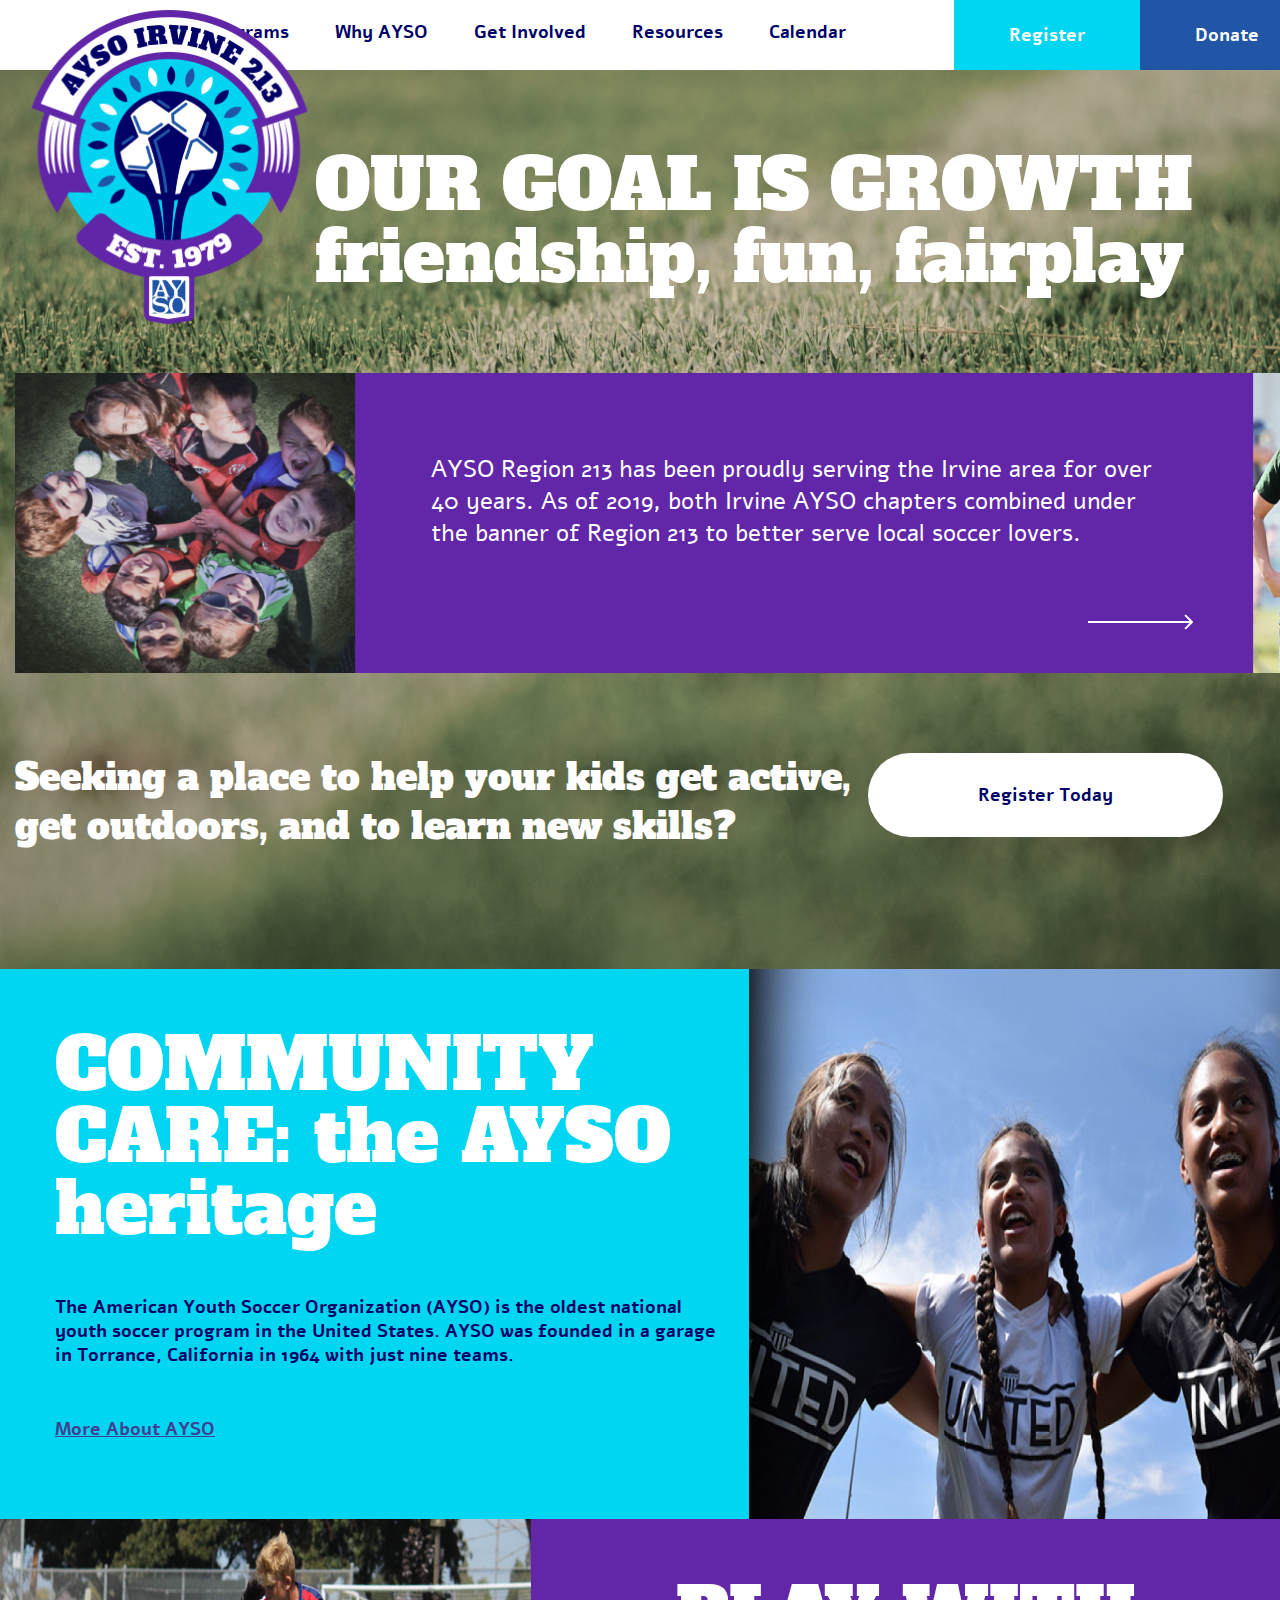
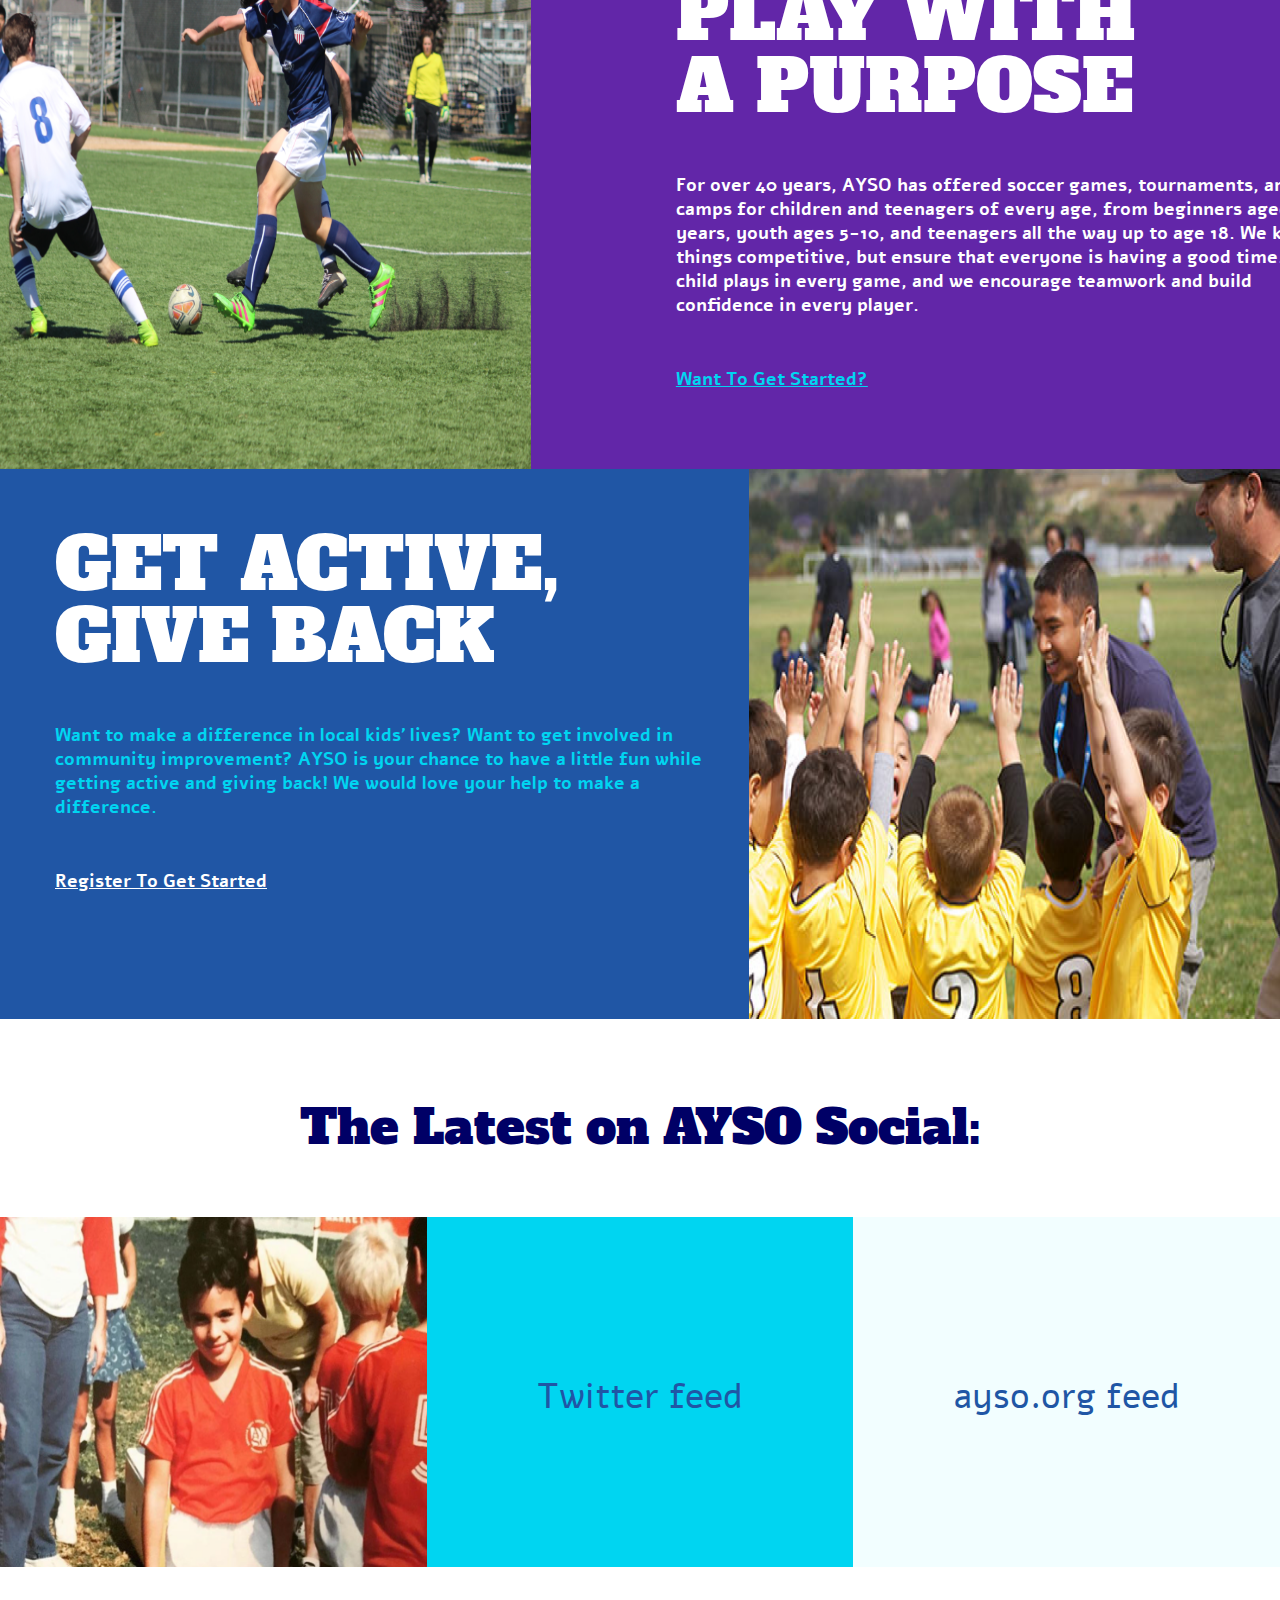
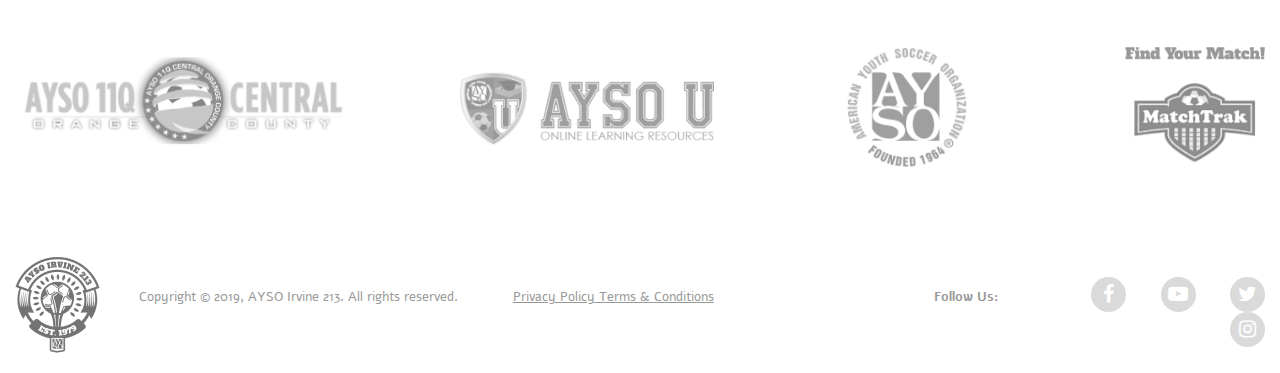
<file: index.html>
<!DOCTYPE html>
<html lang="en">

<head>
  <meta charset="UTF-8">
  <meta name="viewport" content="width=device-width, initial-scale=1.0">
  <title>Ayso Irbine 213</title>

  <link href="https://stackpath.bootstrapcdn.com/font-awesome/4.7.0/css/font-awesome.min.css" rel="stylesheet"
   integrity="sha384-wvfXpqpZZVQGK6TAh5PVlGOfQNHSoD2xbE+QkPxCAFlNEevoEH3Sl0sibVcOQVnN" crossorigin="anonymous">

  <link rel="preconnect" href="https://fonts.gstatic.com">
  <link href="https://fonts.googleapis.com/css2?family=Alfa+Slab+One&display=swap" rel="stylesheet">
  <link href="https://fonts.googleapis.com/css2?family=Alef:wght@400;700&display=swap" rel="stylesheet">


  <link rel="stylesheet" href="css/bootstrap.min.css">
  <link rel="stylesheet" href="css/style.css">
  <link rel="stylesheet" href="css/responsive.css">


</head>

<body>


  <!--=============================================================
                            Register modal start
         ============================================================-->

  <!-- Modal -->
  <div class="modal fade" id="exampleModal" tabindex="-1" role="dialog" aria-labelledby="exampleModalLabel"
    aria-hidden="true" data-backdrop="static" data-keyboard="false">
    <div class="modal-dialog" role="document">
      <div class="modal-content">
        <button type="button" class="close" data-dismiss="modal" aria-label="Close">
          <svg width="20" height="20" viewBox="0 0 20 20" fill="none" xmlns="http://www.w3.org/2000/svg">
            <rect x="2.57861" width="23.3387" height="3.64667" rx="1.82334" transform="rotate(45 2.57861 0)"
              fill="#6226A8" />
            <rect y="16.5032" width="23.3387" height="3.64667" rx="1.82334" transform="rotate(-45 0 16.5032)"
              fill="#6226A8" />
          </svg>
        </button>
        <div class="modal-header">
          <div class="container">
            <div class="title">
              <h2 class="title__heading">create New Account</h2>
            </div>
          </div>
        </div>
        <div class="modal-body">
          <div class="container">
            <form action="#">
              <div class="modal-input-fields">
                <div class="form-group">
                  <input type="email" class="form-control" placeholder="Email Address">
                </div>
                <div class="form-group">
                  <input type="text" class="form-control" placeholder="Create Username">
                </div>
                <div class="form-group">
                  <input type="password" class="form-control" placeholder="Password">
                </div>
                <div class="form-group">
                  <input type="password" class="form-control" placeholder="Confirm Password">
                </div>

              </div>
              <p class="modal_p">By Clicking Create Account you agree to the DICK’S TSHQ <br>
                <a href="#">Term of Service</a>, <a href="#">Privacy Policy</a> and <a href="#">License Agreement</a>
              </p>
              <button type="button" class="modal_btn_bottom" data-toggle="" data-target="">
                Create Account
              </button>
              <ul>
                <li class="modal_bottom_li_one">
                  Already have an Account? <a href="#">Sign in here</a>
                </li>
                <li class="modal_bottom_li_two">
                  <a href="#">Forgot your Username or Password?</a>
                </li>
              </ul>
            </form>
          </div>
        </div>
      </div>
    </div>
  </div>


  <!--=============================================================
                            Register modal end
         ============================================================-->
  <!--=============================================================
                            navbar start
         ============================================================-->


  <nav class="navbar navbar-expand-lg  menu">
    <div class="container">
      <a class="navbar-brand logo" href="index.html"><img src="images/navbar/logo.svg" alt=""></a>
      <button class="navbar-toggler navbar_bar" type="button" data-toggle="collapse"
        data-target="#navbarSupportedContent" aria-controls="navbarSupportedContent" aria-expanded="false"
        aria-label="Toggle navigation">
        <i class="fa fa-bars" aria-hidden="true"></i>
      </button>
      <div class="collapse navbar-collapse" id="navbarSupportedContent">
        <ul class="navbar-nav ml-auto">
          <li class="nav-item dropdown ayso_dropdown_menu ">
            <a class="nav-link dropdown-toggle ayso_dropdown_color ayso_dropdown_menu-first" href="#"
              id="navbarDropdown" role="button" data-toggle="dropdown" aria-haspopup="true" aria-expanded="false">
              Programs
            </a>
            <div class="dropdown-menu" aria-labelledby="navbarDropdown">
              <a class="dropdown-item" href="programs.html">Core</a>
              <a class="dropdown-item" href="rec_program.html">Rec</a>
              <a class="dropdown-item" href="fusion.html">Fusion</a>
              <a class="dropdown-item" href="summmercamp.html">Summer Camp</a>
              <a class="dropdown-item" href="winter.html">Winter ALL STARS</a>
              <a class="dropdown-item" href="united.html">UNITED</a>
            </div>
          </li>
          <li class="nav-item dropdown ayso_dropdown_menu">
            <a class="nav-link dropdown-toggle ayso_dropdown_color" href="#" id="navbarDropdown" role="button"
              data-toggle="dropdown" aria-haspopup="true" aria-expanded="false">
              Why AYSO
            </a>
            <div class="dropdown-menu" aria-labelledby="navbarDropdown">
              <a class="dropdown-item" href="about.html">About</a>
              <a class="dropdown-item" href="#">Philosophy</a>
            </div>
          </li>
          <li class="nav-item dropdown ayso_dropdown_menu">
            <a class="nav-link dropdown-toggle ayso_dropdown_color" href="#" id="navbarDropdown" role="button"
              data-toggle="dropdown" aria-haspopup="true" aria-expanded="false">
              Get Involved
            </a>
            <div class="dropdown-menu" aria-labelledby="navbarDropdown">
              <a class="dropdown-item" href="volunteer.html">Volunteer</a>
              <a class="dropdown-item" href="#">Donate</a>
              <a class="dropdown-item" href="#">Helpful Links</a>
            </div>
          </li>
          <li class="nav-item dropdown ayso_dropdown_menu">
            <a class="nav-link dropdown-toggle ayso_dropdown_color" href="#" id="navbarDropdown" role="button"
              data-toggle="dropdown" aria-haspopup="true" aria-expanded="false">
              Resources
            </a>
            <div class="dropdown-menu" aria-labelledby="navbarDropdown">
              <a class="dropdown-item" href="faq.html">FAQ</a>
              <a class="dropdown-item" href="program_fees.html">Fees</a>
            </div>
          </li>
          <li class="nav-item dropdown ayso_dropdown_menu ayso_dropdown_menu-last ">
            <a class="nav-link dropdown-toggle ayso_dropdown_color" href="#" id="navbarDropdown" role="button"
              data-toggle="dropdown" aria-haspopup="true" aria-expanded="false">
              Calendar
            </a>
            <div class="dropdown-menu" aria-labelledby="navbarDropdown">
              <a class="dropdown-item" href="seassion_clander.html">MATCHTRAK
              </a>
            </div>
          </li>
          <a class="Nav_btn" data-toggle="modal" data-target="#exampleModal" href="#">Register</a>
          <a class="Nav_btn Nav_btn-right" href="#">Donate</a>
        </ul>
      </div>
    </div>
  </nav>

  <!--=============================================================
                            navbar end
         ============================================================-->

<!-- --------------------navbar end------------------------------------ -->

  <!--=============================================================
                            home_header start
         ============================================================-->
  <section id="home_header">
    <div class="container">
      <h1 class="home_header_heading"> <span> Our Goal is Growth</span>
        Friendship, Fun, Fairplay</h1>
      <div class="home_header_ragion">
        <div class="row">
          <div class="col-lg-3 col_sm_4">
            <div class="home_header_ragion_left">
              <img src="images/Home/home_header02.png" alt="home_header02">
            </div>
          </div>
          <div class="col-lg-7 col_sm_4">
            <div class="home_header_ragion_center">
              <p>AYSO Region 213 has been proudly serving the Irvine area for over 40 years. As of 2019, both Irvine
                AYSO chapters combined under the banner of Region 213 to better serve local soccer lovers.</p>
              <div class="home_header_ragion_center_link">
                <a href="#"><img src="images/Home/header_arrow.svg" alt="header_arrow"></a>
              </div>
            </div>
          </div>
          <div class="col-lg-2 col_sm_4">
            <div class="home_header_ragion_right">
              <img src="images/Home/home_header03.png" alt="home_header03">
            </div>
          </div>
        </div>
      </div>
      <div class="home_header_bottom">
        <div class="row">
          <div class="col-lg-8">
            <div class="home_header_bottom_left">
              <p>Seeking a place to help your kids get active, get outdoors, and to learn new skills?</p>
            </div>
          </div>
          <div class="col-lg-4">
            <div class="home_header_bottom_right">
              <a href="#">Register Today</a>
            </div>
          </div>
        </div>
      </div>
    </div>
  </section>


  <!--=============================================================
                            home_header end
     ============================================================-->
  <!--=============================================================
                            home_community_care start
      ============================================================-->

  <section id="home_community_care">
    <div class="row">
      <div class="col-lg-7">
        <div class="home_community_care_left">
          <div class="container">
            <h2>COMMUNITY CARE: <span> the AYSO heritage</span></h2>
            <p>
              The American Youth Soccer Organization (AYSO) is the oldest national youth soccer program in the United
              States. AYSO was founded in a garage in Torrance, California in 1964 with just nine teams.
            </p>
            <a href="#"> More About AYSO</a>
          </div>
        </div>
      </div>
      <div class="col-lg-5">
        <div class="home_community_care_right">
          <img src="images/Home/home_community_care-01.png" alt="home_community_care-01">
        </div>
      </div>
    </div>
    <div class="row   flex-column-reverse  flex-sm-row  ">
      <div class="col-lg-5 ">
        <div class="home_community_care_right">
          <img src="images/Home/home_community_care-02.png" alt="home_community_care-01">
        </div>
      </div>
      <div class="col-lg-7 ">
        <div class="home_community_care_left home_community_care_left-second">
          <div class="container">
            <h2>PLAY WITH A PURPOSE</h2>
            <p>
              For over 40 years, AYSO has offered soccer games, tournaments, and camps for children and teenagers of
              every age, from beginners aged 3-4 years, youth ages 5-10, and teenagers all the way up to age 18. We keep
              things competitive, but ensure that everyone is having a good time. Every child plays in every game, and
              we encourage teamwork and build confidence in every player.

            </p> 
            <a href="#"> Want To Get Started? </a>
          </div>
        </div>
      </div>
    </div>
    <div class="row">
      <div class="col-lg-7">
        <div class="home_community_care_left home_community_care_left-third">
          <div class="container">
            <h2>Get Active, Give Back</h2>
            <p>
              Want to make a difference in local kids’ lives? Want to get involved in community improvement? AYSO is
              your chance to have a little fun while getting active and giving back! We would love your help to make a
              difference.
            </p>
            <a href="#">Register to get started</a>
          </div>
        </div>
      </div>
      <div class="col-lg-5">
        <div class="home_community_care_right">
          <img src="images/Home/home_community_care-03.png" alt="home_community_care-03">
        </div>
      </div>
    </div>
  </section>

  <!--=============================================================
                            home_community_care end
      ============================================================-->
  <!--=============================================================
                            home_social start
      ============================================================-->
  <section id="home_social">
    <div class="container">
      <div class="title">
        <h3>The Latest on AYSO Social: </h3>
      </div>
      <div class="row">
        <div class="col-lg-4">
          <div class="home_social_left">
            <img src="images/Home/home_social.png" alt="home_social">
          </div>
        </div>
        <div class="col-lg-4">
          <div class="home_social_center">
            <a href="#">Twitter feed</a>
          </div>
        </div>
        <div class="col-lg-4">
          <div class="home_social_right">
            <a href="#">ayso.org feed</a>
          </div>
        </div>
      </div>
    </div>
  </section>
  <!--=============================================================
                            home_social end
      ============================================================-->
  <!--=============================================================
                            footer start
         ============================================================-->
  <section id="footer">
    <div class="container">
      <div class="footer_brand">
        <div class="row">
          <div class="col-lg-4 col-md-6">
            <div class="photo photo-first">
              <img src="images/footer/image01.png" alt="image">
            </div>
          </div>
          <div class="col-lg-3 col-md-6">
            <div class="photo photo-second">
              <img class="img_second" src="images/footer/image02.png" alt="image">
            </div>
          </div>
          <div class="col-lg-3 col-md-6">
            <div class="photo photo-third">
              <img src="images/footer/image03.png" alt="image">
            </div>
          </div>
          <div class="col-lg-2 col-md-6">
            <div class="photo photo-fourth">
              <img class="img_fourt" src="images/footer/image04.png" alt="image">
            </div>
          </div>

        </div>
      </div>
      <div class="footer_bottom">
        <div class="row">
          <div class="col-lg-7">
            <div class="footer_bottom_left">
              <div class="row">
                <div class="col-lg-2">
                  <img src="images/footer/footer_logo.png" alt="footer_logo">
                </div>
                <div class="col-lg-6">
                  <span class="footer_copyright">Copyright © 2019, AYSO Irvine 213. All rights reserved.</span>
                </div>
                <div class="col-lg-4">
                  <span class="footer_terms">Privacy Policy Terms & Conditions</span>
                </div>
              </div>
            </div>
          </div>
          <div class="col-lg-5">
            <div class="footer_bottom_right">
              <div class="row">
                <div class="col-lg-6">
                  <div class="follw_us_text">
                    <span class="footer_follow">Follow Us:</span>
                  </div>
                </div>
                <div class="col-lg-6">
                  <div class="footer_socialicons">
                    <ul>
                      <li class="no_margin"><a href="#"><i class="fa fa-facebook" aria-hidden="true"></i></a></li>
                      <li><a href="#"><i class="fa fa-youtube-play" aria-hidden="true"></i></a></li>
                      <li><a href="#"><i class="fa fa-twitter" aria-hidden="true"></i></a></li>
                      <li><a href="#"><i class="fa fa-instagram" aria-hidden="true"></i></a></li>
                    </ul>
                  </div>
                </div>
              </div>
            </div>
          </div>
        </div>
      </div>
    </div>
  </section>

  <!--=============================================================
                            footer end
      ============================================================-->

  <script src="js/jquery-1.12.4.min.js"></script>
  <script src="js/popper.min.js"></script>
  <script src="js/bootstrap.min.js"></script>


  <script src="js/script.js"></script>
</body>

</html>
</file>
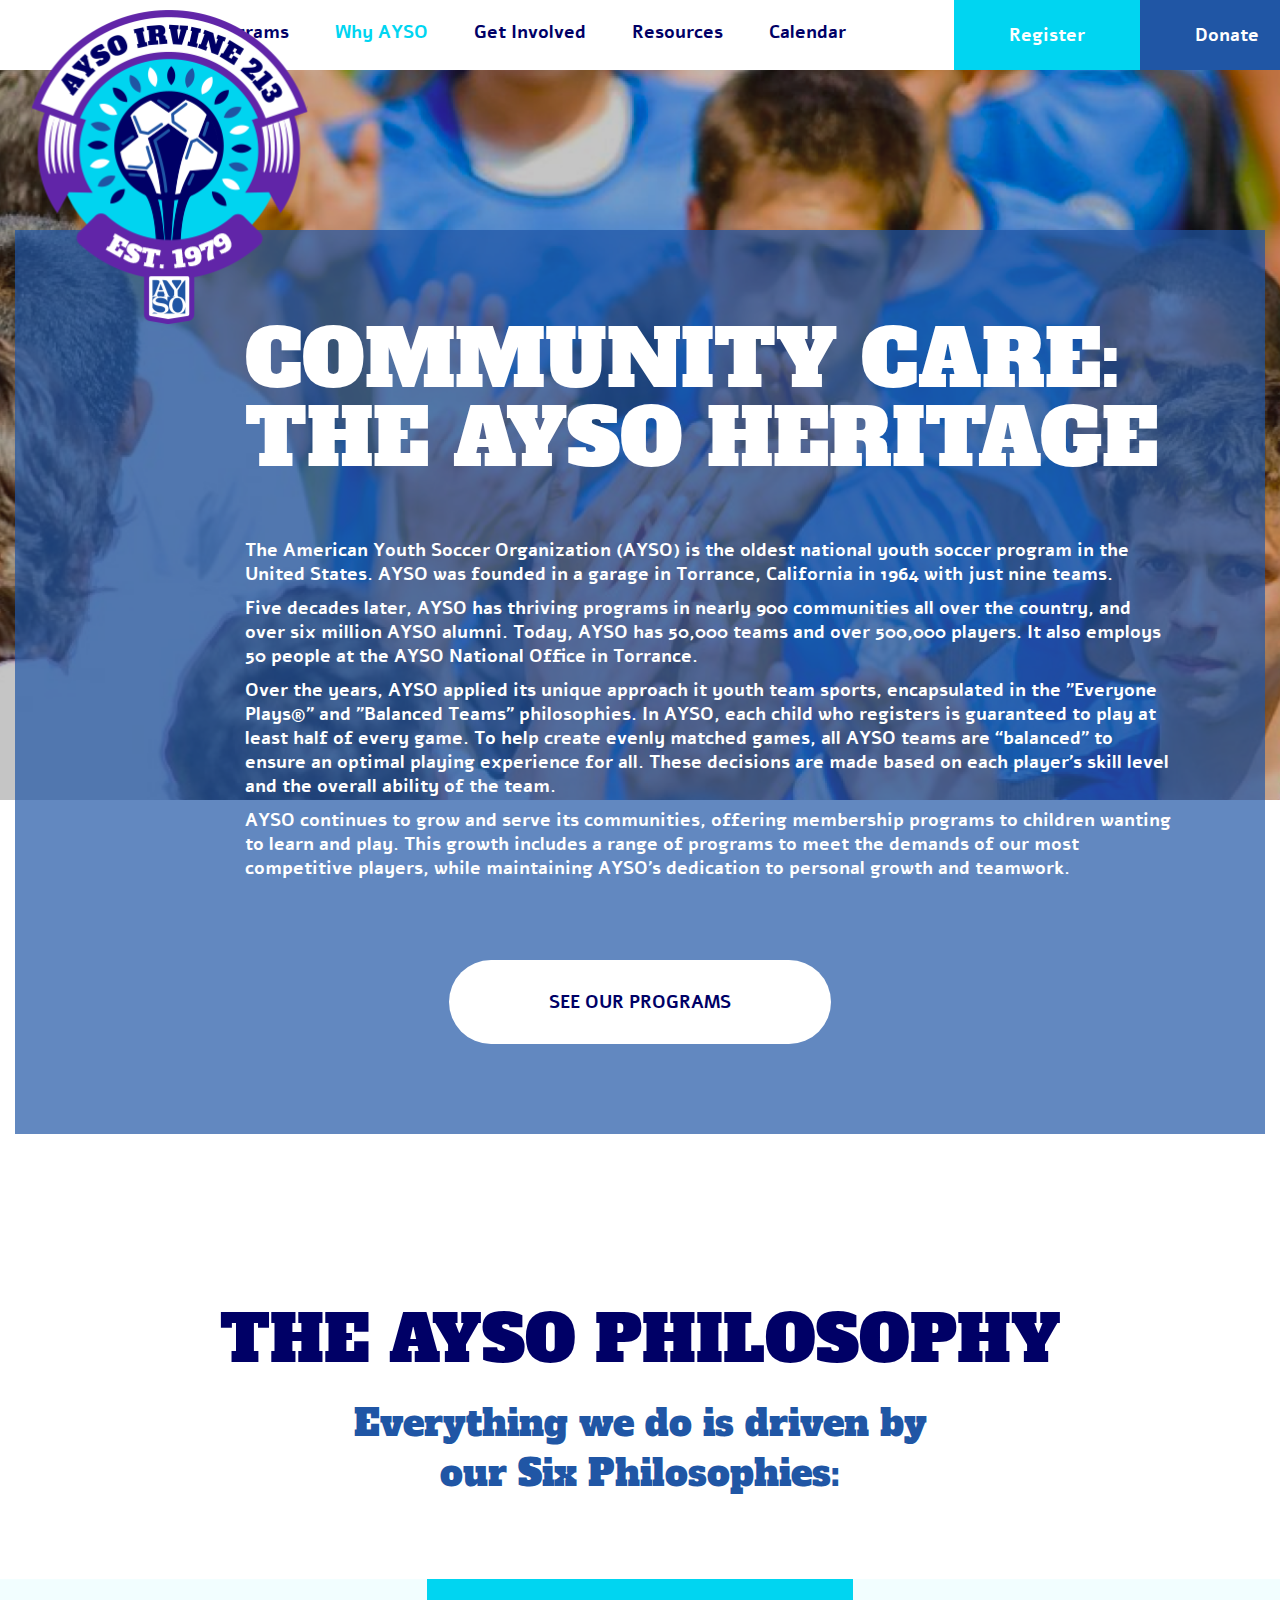
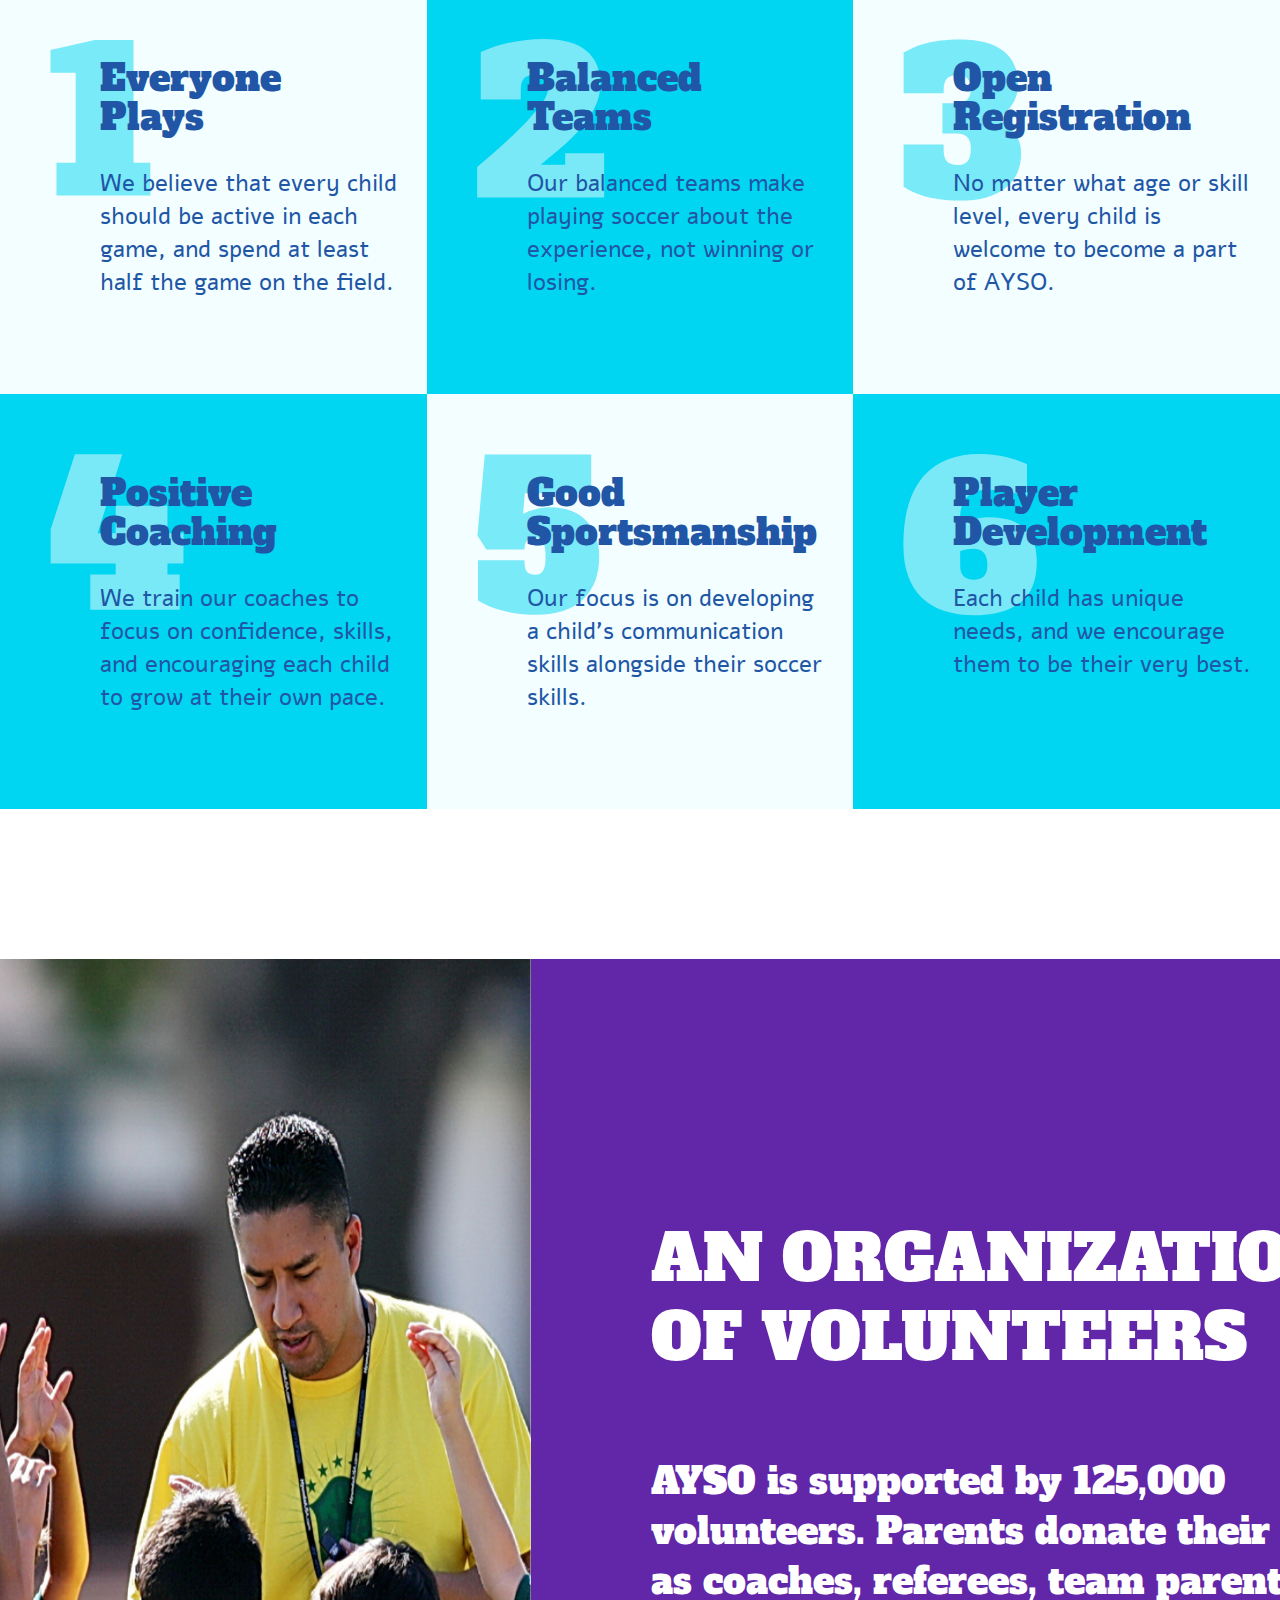
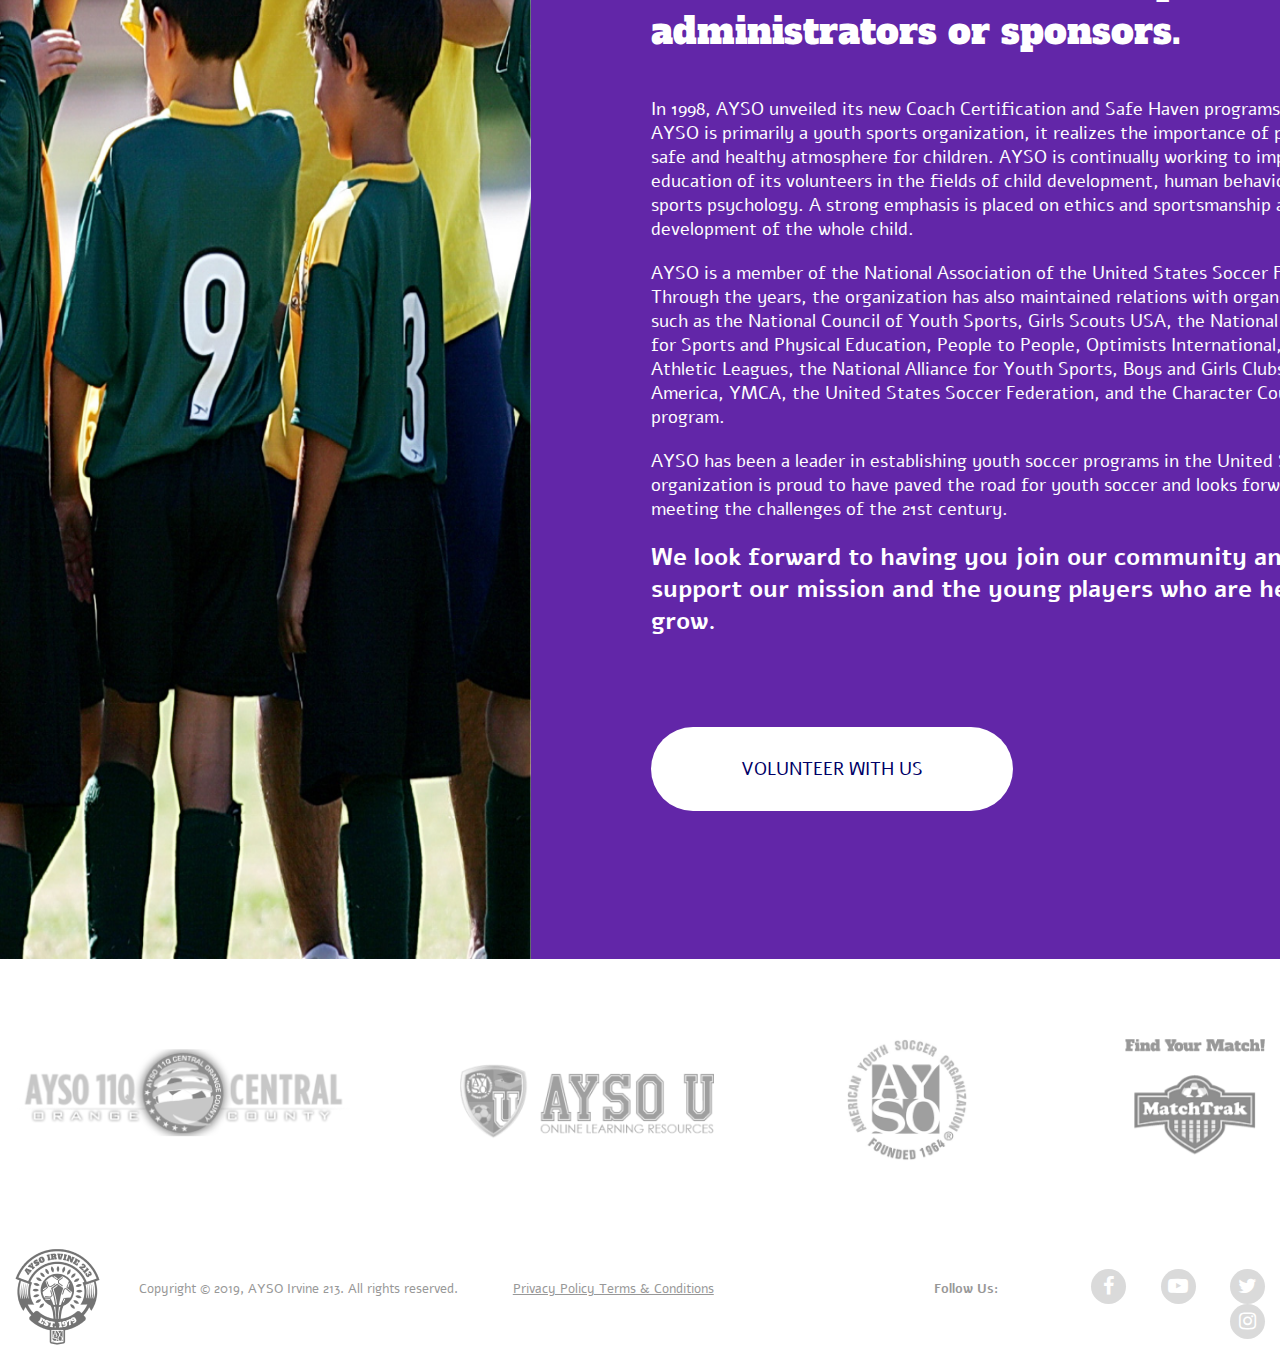
<file: about.html>
<!DOCTYPE html>
<html lang="en">

<head>
  <meta charset="UTF-8">
  <meta name="viewport" content="width=device-width, initial-scale=1.0">
  <title>Ayso Irbine 213</title>



  <link href="https://stackpath.bootstrapcdn.com/font-awesome/4.7.0/css/font-awesome.min.css" rel="stylesheet"
    integrity="sha384-wvfXpqpZZVQGK6TAh5PVlGOfQNHSoD2xbE+QkPxCAFlNEevoEH3Sl0sibVcOQVnN" crossorigin="anonymous">

  <link rel="preconnect" href="https://fonts.gstatic.com">
  <link href="https://fonts.googleapis.com/css2?family=Alfa+Slab+One&display=swap" rel="stylesheet">
  <link href="https://fonts.googleapis.com/css2?family=Alef:wght@400;700&display=swap" rel="stylesheet">

  <link rel="stylesheet" href="css/bootstrap.min.css">





  <link rel="stylesheet" href="css/style.css">
  <link rel="stylesheet" href="css/responsive.css">


</head>

<body>

  <!--=============================================================
                            Register modal start
         ============================================================-->

  <!-- Modal -->
  <div class="modal fade" id="exampleModal" tabindex="-1" role="dialog" aria-labelledby="exampleModalLabel"
    aria-hidden="true" data-backdrop="static" data-keyboard="false">
    <div class="modal-dialog" role="document">
      <div class="modal-content">
        <button type="button" class="close" data-dismiss="modal" aria-label="Close">
          <svg width="20" height="20" viewBox="0 0 20 20" fill="none" xmlns="http://www.w3.org/2000/svg">
            <rect x="2.57861" width="23.3387" height="3.64667" rx="1.82334" transform="rotate(45 2.57861 0)"
              fill="#6226A8" />
            <rect y="16.5032" width="23.3387" height="3.64667" rx="1.82334" transform="rotate(-45 0 16.5032)"
              fill="#6226A8" />
          </svg>
        </button>
        <div class="modal-header">
          <div class="container">
            <div class="title">
              <h2 class="title__heading">create New Account</h2>
            </div>
          </div>
        </div>
        <div class="modal-body">
          <div class="container">
            <form action="#">
              <div class="modal-input-fields">
                <div class="form-group">
                  <input type="email" class="form-control" placeholder="Email Address">
                </div>
                <div class="form-group">
                  <input type="text" class="form-control" placeholder="Create Username">
                </div>
                <div class="form-group">
                  <input type="password" class="form-control" placeholder="Password">
                </div>
                <div class="form-group">
                  <input type="password" class="form-control" placeholder="Confirm Password">
                </div>

              </div>
              <p class="modal_p">By Clicking Create Account you agree to the DICK’S TSHQ <br>
                <a href="#">Term of Service</a>, <a href="#">Privacy Policy</a> and <a href="#">License Agreement</a>
              </p>
              <button type="button" class="modal_btn_bottom" data-toggle="" data-target="">
                Create Account
              </button>
              <ul>
                <li class="modal_bottom_li_one">
                  Already have an Account? <a href="#">Sign in here</a>
                </li>
                <li class="modal_bottom_li_two">
                  <a href="#">Forgot your Username or Password?</a>
                </li>
              </ul>
            </form>
          </div>
        </div>
      </div>
    </div>
  </div>


  <!--=============================================================
                            Register modal end
         ============================================================-->

  <!--=============================================================
                            navbar start
         ============================================================-->


  <nav class="navbar navbar-expand-lg  menu">
    <div class="container">
      <a class="navbar-brand logo" href="index.html"><img src="images/navbar/logo.svg" alt=""></a>
      <button class="navbar-toggler navbar_bar" type="button" data-toggle="collapse"
        data-target="#navbarSupportedContent" aria-controls="navbarSupportedContent" aria-expanded="false"
        aria-label="Toggle navigation">
        <i class="fa fa-bars" aria-hidden="true"></i>

      </button>

      <div class="collapse navbar-collapse" id="navbarSupportedContent">
        <ul class="navbar-nav ml-auto">


          <li class="nav-item dropdown ayso_dropdown_menu ">
            <a class="nav-link dropdown-toggle ayso_dropdown_color ayso_dropdown_menu-first" href="#"
              id="navbarDropdown" role="button" data-toggle="dropdown" aria-haspopup="true" aria-expanded="false">
              Programs
            </a>
            <div class="dropdown-menu" aria-labelledby="navbarDropdown">
              <a class="dropdown-item" href="programs.html">Core</a>
              <a class="dropdown-item" href="rec_program.html">Rec</a>
              <a class="dropdown-item" href="fusion.html">Fusion</a>
              <a class="dropdown-item" href="summmercamp.html">Summer Camp</a>
              <a class="dropdown-item" href="winter.html">Winter ALL STARS</a>
              <a class="dropdown-item" href="united.html">UNITED</a>
            </div>
          </li>
          <li class="nav-item dropdown ayso_dropdown_menu">
            <a class="nav-link dropdown-toggle ayso_dropdown_color active_color" href="#" id="navbarDropdown"
              role="button" data-toggle="dropdown" aria-haspopup="true" aria-expanded="false">
              Why AYSO
            </a>
            <div class="dropdown-menu" aria-labelledby="navbarDropdown">
              <a class="dropdown-item active_color" href="about.html">About</a>
              <a class="dropdown-item" href="#">Philosophy</a>

            </div>
          </li>
          <li class="nav-item dropdown ayso_dropdown_menu">
            <a class="nav-link dropdown-toggle ayso_dropdown_color" href="#" id="navbarDropdown" role="button"
              data-toggle="dropdown" aria-haspopup="true" aria-expanded="false">
              Get Involved
            </a>
            <div class="dropdown-menu" aria-labelledby="navbarDropdown">
              <a class="dropdown-item" href="volunteer.html">Volunteer</a>
              <a class="dropdown-item" href="#">Donate</a>
              <a class="dropdown-item" href="#">Helpful Links</a>
            </div>
          </li>
          <li class="nav-item dropdown ayso_dropdown_menu">
            <a class="nav-link dropdown-toggle ayso_dropdown_color" href="#" id="navbarDropdown" role="button"
              data-toggle="dropdown" aria-haspopup="true" aria-expanded="false">
              Resources
            </a>
            <div class="dropdown-menu" aria-labelledby="navbarDropdown">
              <a class="dropdown-item" href="faq.html">FAQ</a>
              <a class="dropdown-item" href="program_fees.html">Fees</a>
            </div>
          </li>
          <li class="nav-item dropdown ayso_dropdown_menu ayso_dropdown_menu-last ">
            <a class="nav-link dropdown-toggle ayso_dropdown_color" href="#" id="navbarDropdown" role="button"
              data-toggle="dropdown" aria-haspopup="true" aria-expanded="false">
              Calendar
            </a>
            <div class="dropdown-menu" aria-labelledby="navbarDropdown">
              <a class="dropdown-item" href="seassion_clander.html">MATCHTRAK
              </a>
            </div>
          </li>
          <a class="Nav_btn" data-toggle="modal" data-target="#exampleModal" href="#">Register</a>
          <a class="Nav_btn Nav_btn-right" href="#">Donate</a>

        </ul>

      </div>
    </div>
  </nav>
  <!--=============================================================
                            navbar end
         ============================================================-->
  <!--=============================================================
                            about_header start
         ============================================================-->

  <section id="about_header">
    <div class="container">
      <div class="about_texts">
        <h1>COMMUNITY CARE: THE AYSO HERITAGE</h1>
        <p>The American Youth Soccer Organization (AYSO) is the oldest national youth soccer program in the United
          States. AYSO was founded in a garage in Torrance, California in 1964 with just nine teams.

          <span>
            Five decades later, AYSO has thriving programs in nearly 900 communities all over the country, and over six
            million AYSO alumni. Today, AYSO has 50,000 teams and over 500,000 players. It also employs 50 people at the
            AYSO National Office in Torrance.
          </span>
          <span>
            Over the years, AYSO applied its unique approach it youth team sports, encapsulated in the "Everyone Plays®"
            and "Balanced Teams" philosophies. In AYSO, each child who registers is guaranteed to play at least half of
            every game. To help create evenly matched games, all AYSO teams are “balanced” to ensure an optimal playing
            experience for all. These decisions are made based on each player's skill level and the overall ability of
            the team.
          </span>

          <span class="about_texts_bold">
            AYSO continues to grow and serve its communities, offering membership programs to children wanting to learn
            and play. This growth includes a range of programs to meet the demands of our most competitive players,
            while maintaining AYSO’s dedication to personal growth and teamwork. </span>


        </p>
        <div class="about_header_btn">
          <a href="#">SEE OUR PROGRAMS</a>
        </div>
      </div>
    </div>
  </section>
  <!--=============================================================
                            about_header end
         ============================================================-->
  <!--=============================================================
                            about_philosophy start
         ============================================================-->
  <section id="about_philosophy">
    <div class="container">
      <div class="title">
        <h4>The AYSO Philosophy</h4>
        <p>Everything we do is driven by our Six Philosophies:</p>
      </div>

      <div class="row">
        <div class="col-lg-4">
          <div class="about_philosophy_card">
            <h3>Everyone <br>
              Plays</h3>
            <p>We believe that every child should be active in each game, and spend at least half the game on the field.
            </p>
            <img class="about_card_img" src="images/about/card01.svg" alt="card">
          </div>
        </div>
        <div class="col-lg-4">
          <div class="about_philosophy_card about_philosophy_card2">
            <h3>Balanced <br>
              Teams</h3>
            <p>Our balanced teams make playing soccer about the experience, not winning or losing.</p>
            <img class="about_card_img" src="images/about/card02.svg" alt="card">
          </div>
        </div>
        <div class="col-lg-4">
          <div class="about_philosophy_card ">
            <h3>Open <br>
              Registration</h3>
            <p>No matter what age or skill level, every child is welcome to become a part of AYSO.</p>
            <img class="about_card_img" src="images/about/card03.svg" alt="card">
          </div>
        </div>
        <div class="col-lg-4">
          <div class="about_philosophy_card about_philosophy_card2">
            <h3>Positive <br>
              Coaching</h3>
            <p>We train our coaches to focus on confidence, skills, and encouraging each child to grow at their own
              pace.</p>
            <img class="about_card_img" src="images/about/card04.svg" alt="card">
          </div>
        </div>
        <div class="col-lg-4">
          <div class="about_philosophy_card ">
            <h3>Good <br> Sportsmanship</h3>
            <p>Our focus is on developing a child’s communication skills alongside their soccer skills.</p>
            <img class="about_card_img" src="images/about/card05.svg" alt="card">
          </div>
        </div>
        <div class="col-lg-4">
          <div class="about_philosophy_card about_philosophy_card2 ">
            <h3>Player <br> Development</h3>
            <p>Each child has unique needs, and we encourage them to be their very best.</p>
            <img class="about_card_img" src="images/about/card06.svg" alt="card">
          </div>
        </div>
      </div>
    </div>
  </section>
  <!--=============================================================
                            about_philosophy end
         ============================================================-->
  <!--=============================================================
                            about_volunteers start
         ============================================================-->

  <section id="about_volunteers">
    <div class="row">
      <div class="col-lg-5">
        <div class="about_volunteers_left">
          <img src="images/about/about_volunteers.png" alt="about_volunteers">
        </div>
      </div>
      <div class="col-lg-7">
        <div class="about_volunteers_right">
          <h3>An Organization of Volunteers</h3>
          <h4>AYSO is supported by 125,000 volunteers. Parents donate their time as coaches, referees, team parents,
            administrators or sponsors.

          </h4>
          <p>
            In 1998, AYSO unveiled its new Coach Certification and Safe Haven programs. Although AYSO is primarily a
            youth sports organization, it realizes the importance of providing a safe and healthy atmosphere for
            children. AYSO is continually working to improve the education of its volunteers in the fields of child
            development, human behavior, and sports psychology. A strong emphasis is placed on ethics and sportsmanship
            and the development of the whole child.

            <span> AYSO is a member of the National Association of the United States Soccer Federation. Through the
              years, the organization has also maintained relations with organizations such as the National Council of
              Youth Sports, Girls Scouts USA, the National Association for Sports and Physical Education, People to
              People, Optimists International, Police Athletic Leagues, the National Alliance for Youth Sports, Boys and
              Girls Clubs of America, YMCA, the United States Soccer Federation, and the Character Counts
              program.</span>

            <span> AYSO has been a leader in establishing youth soccer programs in the United States. The organization
              is proud to have paved the road for youth soccer and looks forward to meeting the challenges of the 21st
              century.</span>

            <span class="about_volunteers_bold"> We look forward to having you join our community and to support our
              mission and the young players who are here to grow.</span>

          </p>
          <a href="#">Volunteer with Us</a>
        </div>
      </div>
    </div>
  </section>

  <!--=============================================================
                            about_volunteers end
         ============================================================-->

  <!--=============================================================
                            footer start
         ============================================================-->

  <section id="footer">
    <div class="container">
      <div class="footer_brand">
        <div class="row">
          <div class="col-lg-4 col-md-6">
            <div class="photo photo-first">
              <img src="images/footer/image01.png" alt="image">
            </div>
          </div>
          <div class="col-lg-3 col-md-6">
            <div class="photo photo-second">
              <img class="img_second" src="images/footer/image02.png" alt="image">
            </div>
          </div>
          <div class="col-lg-3 col-md-6">
            <div class="photo photo-third">
              <img src="images/footer/image03.png" alt="image">
            </div>
          </div>
          <div class="col-lg-2 col-md-6">
            <div class="photo photo-fourth">
              <img class="img_fourt" src="images/footer/image04.png" alt="image">
            </div>
          </div>

        </div>
      </div>
      <div class="footer_bottom">
        <div class="row">
          <div class="col-lg-7">
            <div class="footer_bottom_left">
              <div class="row">
                <div class="col-lg-2">
                  <img src="images/footer/footer_logo.png" alt="footer_logo">
                </div>
                <div class="col-lg-6">
                  <span class="footer_copyright">Copyright © 2019, AYSO Irvine 213. All rights reserved.</span>
                </div>
                <div class="col-lg-4">
                  <span class="footer_terms">Privacy Policy Terms & Conditions</span>
                </div>
              </div>
            </div>
          </div>
          <div class="col-lg-5">
            <div class="footer_bottom_right">
              <div class="row">
                <div class="col-lg-6">
                  <div class="follw_us_text">
                    <span class="footer_follow">Follow Us:</span>
                  </div>
                </div>
                <div class="col-lg-6">
                  <div class="footer_socialicons">
                    <ul>
                      <li class="no_margin"><a href="#"><i class="fa fa-facebook" aria-hidden="true"></i></a></li>
                      <li><a href="#"><i class="fa fa-youtube-play" aria-hidden="true"></i></a></li>
                      <li><a href="#"><i class="fa fa-twitter" aria-hidden="true"></i></a></li>
                      <li><a href="#"><i class="fa fa-instagram" aria-hidden="true"></i></a></li>
                    </ul>
                  </div>
                </div>
              </div>
            </div>
          </div>
        </div>
      </div>
    </div>
  </section>

  <!--=============================================================
                            footer end
         ============================================================-->











  <script src="js/jquery-1.12.4.min.js"></script>
  <script src="js/popper.min.js"></script>
  <script src="js/bootstrap.min.js"></script>


  <script src="js/script.js"></script>
</body>

</html>
</file>
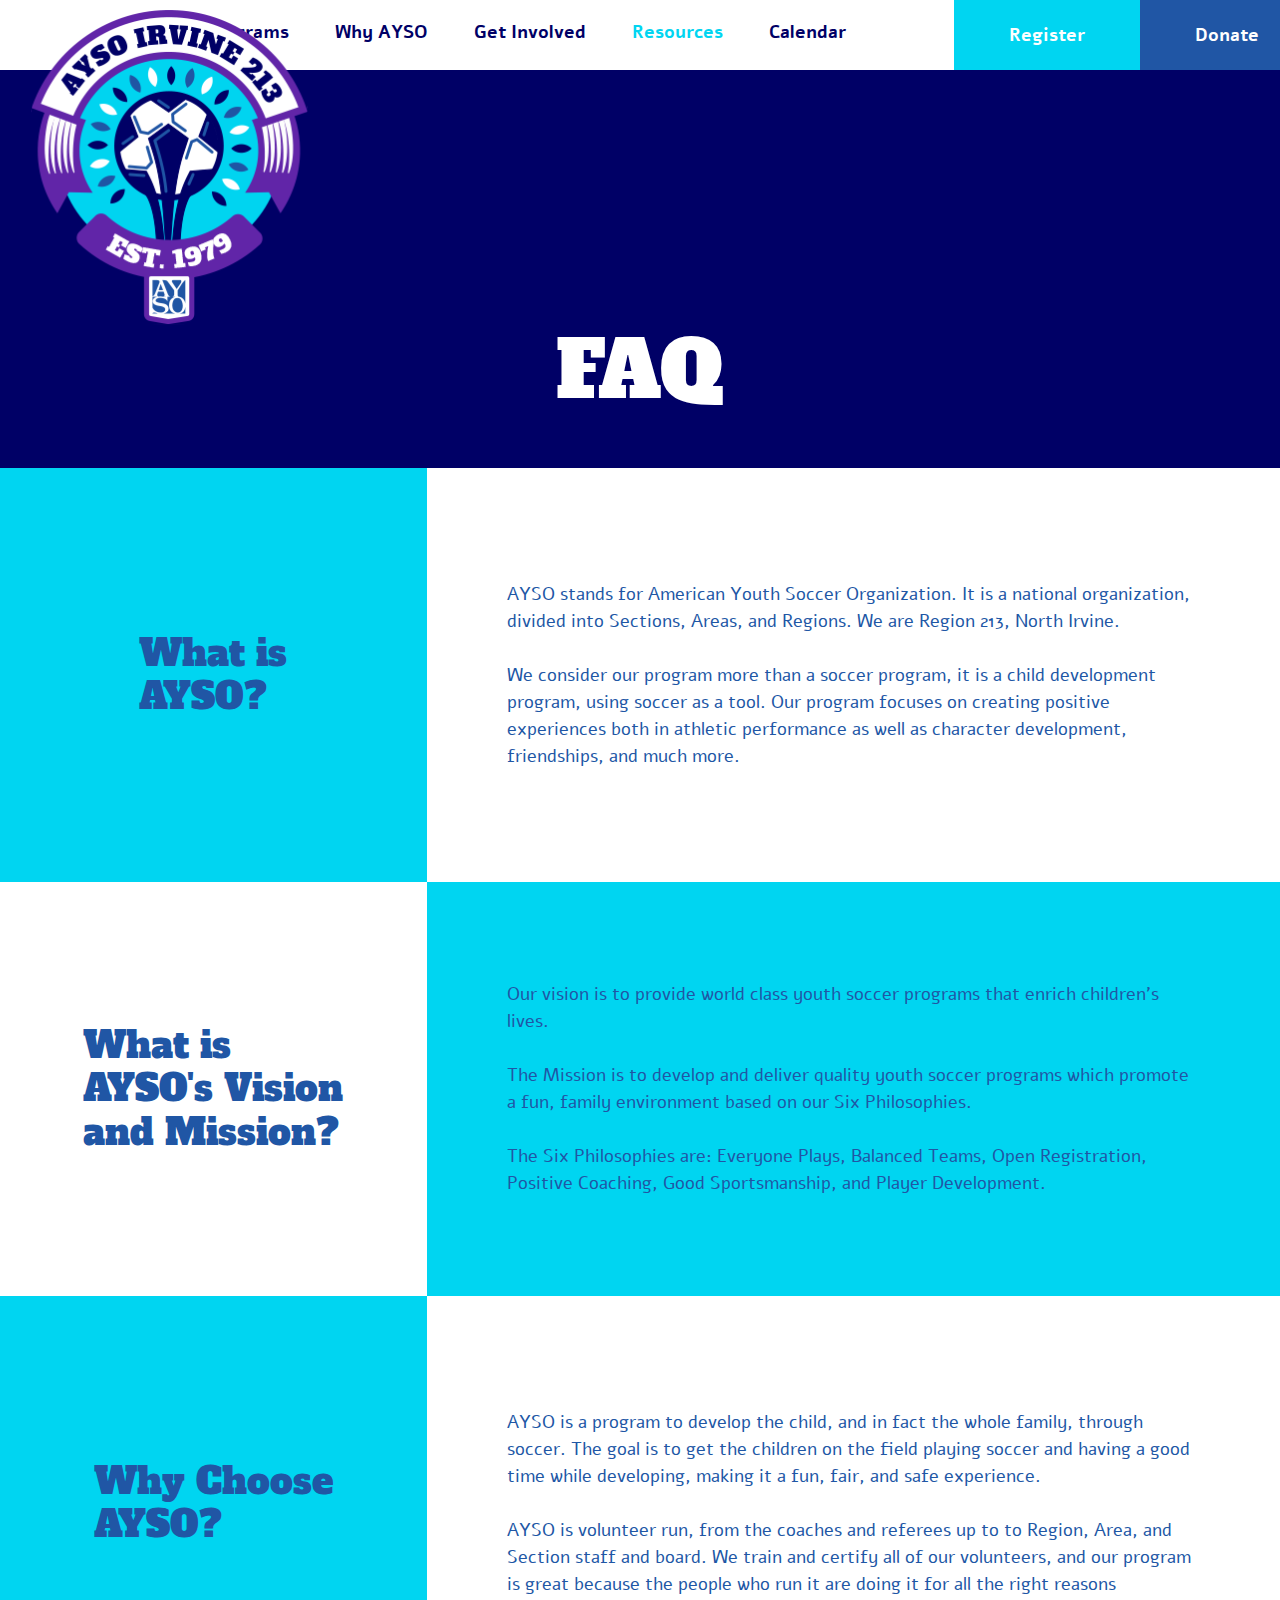
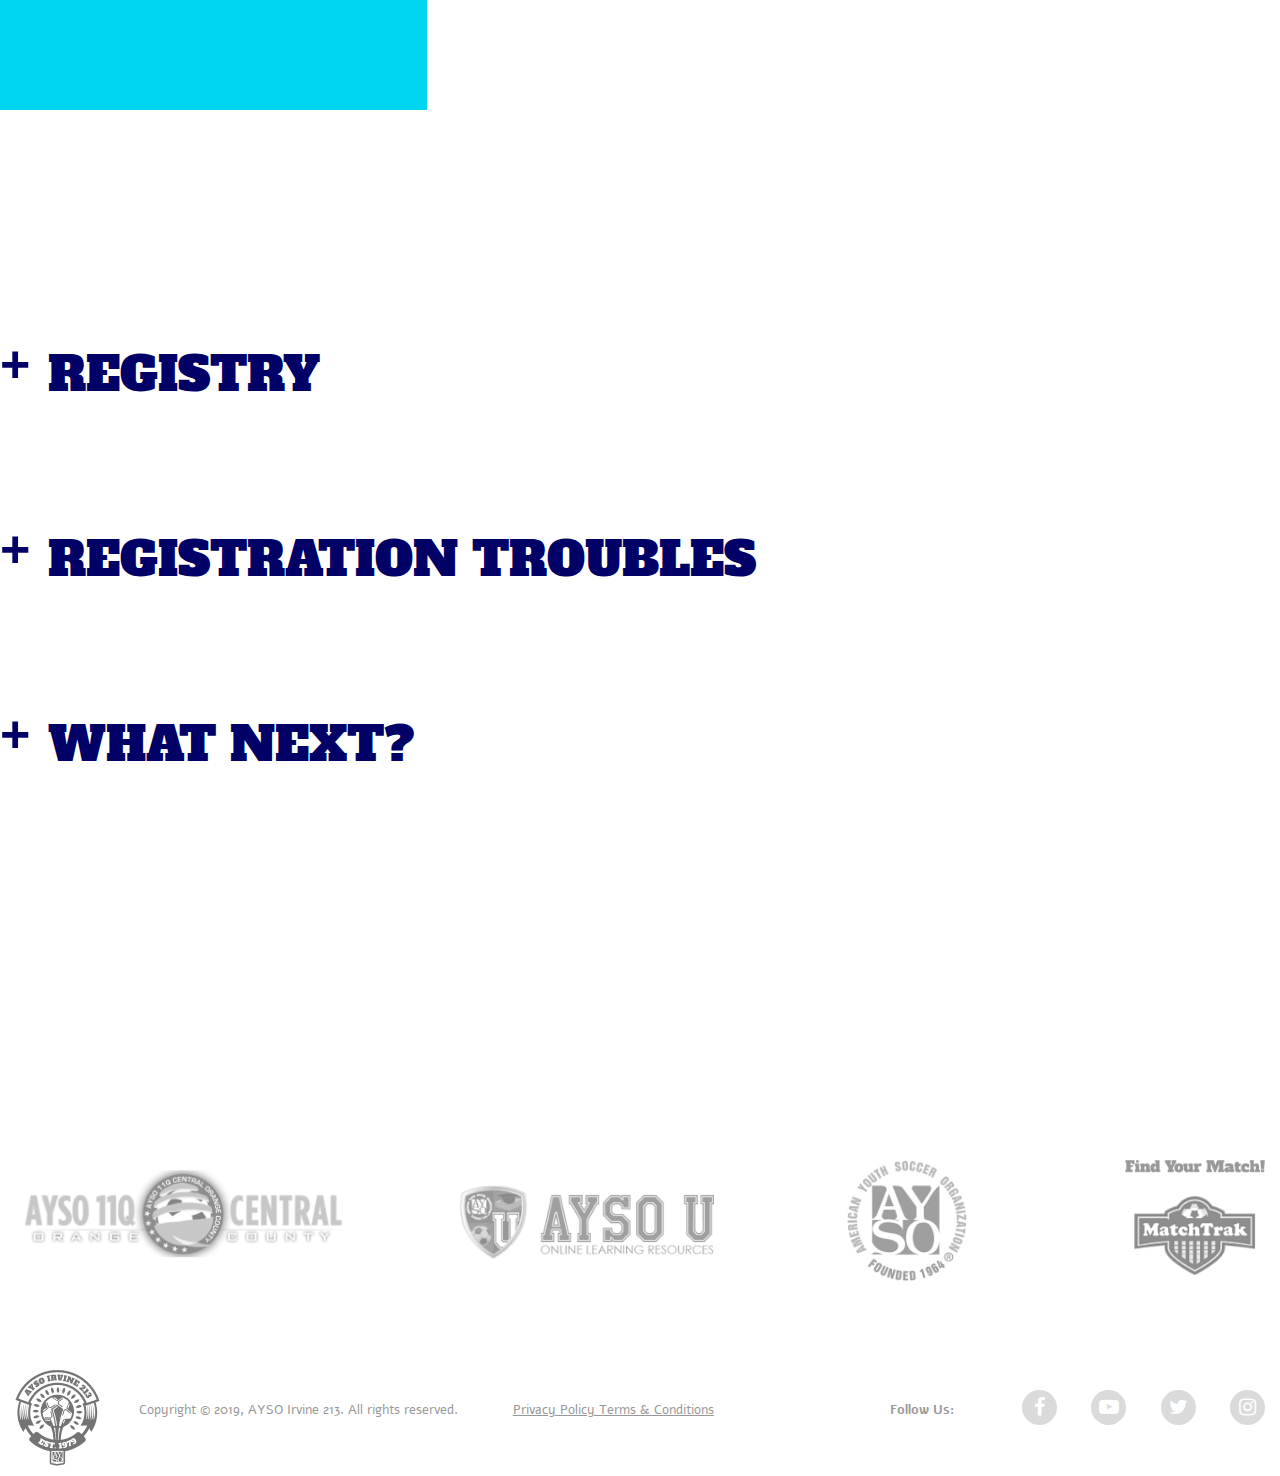
<file: faq.html>
<!DOCTYPE html>
<html lang="en">

<head>
  <meta charset="UTF-8">
  <meta name="viewport" content="width=device-width, initial-scale=1.0">
  <title>Ayso Irbine 213</title>



  <link href="https://stackpath.bootstrapcdn.com/font-awesome/4.7.0/css/font-awesome.min.css" rel="stylesheet"
    integrity="sha384-wvfXpqpZZVQGK6TAh5PVlGOfQNHSoD2xbE+QkPxCAFlNEevoEH3Sl0sibVcOQVnN" crossorigin="anonymous">

  <link rel="preconnect" href="https://fonts.gstatic.com">
  <link href="https://fonts.googleapis.com/css2?family=Alfa+Slab+One&display=swap" rel="stylesheet">
  <link href="https://fonts.googleapis.com/css2?family=Alef:wght@400;700&display=swap" rel="stylesheet">

  <link rel="stylesheet" href="css/bootstrap.min.css">





  <link rel="stylesheet" href="css/style.css">
  <link rel="stylesheet" href="css/responsive.css">


</head>

<body>
  <!--=============================================================
                            Register modal start
         ============================================================-->

  <!-- Modal -->
  <div class="modal fade" id="exampleModal" tabindex="-1" role="dialog" aria-labelledby="exampleModalLabel"
    aria-hidden="true" data-backdrop="static" data-keyboard="false">
    <div class="modal-dialog" role="document">
      <div class="modal-content">
        <button type="button" class="close" data-dismiss="modal" aria-label="Close">
          <svg width="20" height="20" viewBox="0 0 20 20" fill="none" xmlns="http://www.w3.org/2000/svg">
            <rect x="2.57861" width="23.3387" height="3.64667" rx="1.82334" transform="rotate(45 2.57861 0)"
              fill="#6226A8" />
            <rect y="16.5032" width="23.3387" height="3.64667" rx="1.82334" transform="rotate(-45 0 16.5032)"
              fill="#6226A8" />
          </svg>
        </button>
        <div class="modal-header">
          <div class="container">
            <div class="title">
              <h2 class="title__heading">create New Account</h2>
            </div>
          </div>
        </div>
        <div class="modal-body">
          <div class="container">
            <form action="#">
              <div class="modal-input-fields">
                <div class="form-group">
                  <input type="email" class="form-control" placeholder="Email Address">
                </div>
                <div class="form-group">
                  <input type="text" class="form-control" placeholder="Create Username">
                </div>
                <div class="form-group">
                  <input type="password" class="form-control" placeholder="Password">
                </div>
                <div class="form-group">
                  <input type="password" class="form-control" placeholder="Confirm Password">
                </div>

              </div>
              <p class="modal_p">By Clicking Create Account you agree to the DICK’S TSHQ <br>
                <a href="#">Term of Service</a>, <a href="#">Privacy Policy</a> and <a href="#">License Agreement</a>
              </p>
              <button type="button" class="modal_btn_bottom" data-toggle="" data-target="">
                Create Account
              </button>
              <ul>
                <li class="modal_bottom_li_one">
                  Already have an Account? <a href="#">Sign in here</a>
                </li>
                <li class="modal_bottom_li_two">
                  <a href="#">Forgot your Username or Password?</a>
                </li>
              </ul>
            </form>
          </div>
        </div>
      </div>
    </div>
  </div>


  <!--=============================================================
                          Register modal end
       ============================================================-->
  <!--=============================================================
                          navbar start
       ============================================================-->


  <nav class="navbar navbar-expand-lg  menu">
    <div class="container">
      <a class="navbar-brand logo" href="index.html"><img src="images/navbar/logo.svg" alt=""></a>
      <button class="navbar-toggler navbar_bar" type="button" data-toggle="collapse"
        data-target="#navbarSupportedContent" aria-controls="navbarSupportedContent" aria-expanded="false"
        aria-label="Toggle navigation">
        <i class="fa fa-bars" aria-hidden="true"></i>
      </button>
      <div class="collapse navbar-collapse" id="navbarSupportedContent">
        <ul class="navbar-nav ml-auto">
          <li class="nav-item dropdown ayso_dropdown_menu ">
            <a class="nav-link dropdown-toggle ayso_dropdown_color ayso_dropdown_menu-first" href="#"
              id="navbarDropdown" role="button" data-toggle="dropdown" aria-haspopup="true" aria-expanded="false">
              Programs
            </a>
            <div class="dropdown-menu" aria-labelledby="navbarDropdown">
              <a class="dropdown-item" href="programs.html">Core</a>
              <a class="dropdown-item" href="rec_program.html">Rec</a>
              <a class="dropdown-item" href="fusion.html">Fusion</a>
              <a class="dropdown-item" href="summmercamp.html">Summer Camp</a>
              <a class="dropdown-item" href="winter.html">Winter ALL STARS</a>
              <a class="dropdown-item" href="united.html">UNITED</a>
            </div>
          </li>
          <li class="nav-item dropdown ayso_dropdown_menu">
            <a class="nav-link dropdown-toggle ayso_dropdown_color" href="#" id="navbarDropdown" role="button"
              data-toggle="dropdown" aria-haspopup="true" aria-expanded="false">
              Why AYSO
            </a>
            <div class="dropdown-menu" aria-labelledby="navbarDropdown">
              <a class="dropdown-item" href="about.html">About</a>
              <a class="dropdown-item" href="#">Philosophy</a>
            </div>
          </li>
          <li class="nav-item dropdown ayso_dropdown_menu">
            <a class="nav-link dropdown-toggle ayso_dropdown_color" href="#" id="navbarDropdown" role="button"
              data-toggle="dropdown" aria-haspopup="true" aria-expanded="false">
              Get Involved
            </a>
            <div class="dropdown-menu" aria-labelledby="navbarDropdown">
              <a class="dropdown-item" href="volunteer.html">Volunteer</a>
              <a class="dropdown-item" href="#">Donate</a>
              <a class="dropdown-item" href="#">Helpful Links</a>
            </div>
          </li>
          <li class="nav-item dropdown ayso_dropdown_menu">
            <a class="nav-link dropdown-toggle ayso_dropdown_color active_color" href="#" id="navbarDropdown"
              role="button" data-toggle="dropdown" aria-haspopup="true" aria-expanded="false">
              Resources
            </a>
            <div class="dropdown-menu" aria-labelledby="navbarDropdown">
              <a class="dropdown-item active_color" href="faq.html">FAQ</a>
              <a class="dropdown-item" href="program_fees.html">Fees</a>
            </div>
          </li>
          <li class="nav-item dropdown ayso_dropdown_menu ayso_dropdown_menu-last ">
            <a class="nav-link dropdown-toggle ayso_dropdown_color" href="#" id="navbarDropdown" role="button"
              data-toggle="dropdown" aria-haspopup="true" aria-expanded="false">
              Calendar
            </a>
            <div class="dropdown-menu" aria-labelledby="navbarDropdown">
              <a class="dropdown-item" href="seassion_clander.html">MATCHTRAK
              </a>
            </div>
          </li>
          <a class="Nav_btn" data-toggle="modal" data-target="#exampleModal" href="#">Register</a>
          <a class="Nav_btn Nav_btn-right" href="#">Donate</a>
        </ul>
      </div>
    </div>
  </nav>

  <!--=============================================================
                          navbar end
       ============================================================-->

  <!-- --------------------navbar end------------------------------------ -->

  <!--=============================================================
                            FAQ Banner start
============================================================-->

  <section id="faq-banner">
    <div class="container">
      <div class="row">
        <div class="col-lg-12 col-sm-12 col-md-12">
          <div class="heading">
            <h1>FAQ</h1>
          </div>
        </div>
      </div>
    </div>
  </section>

  <!--=============================================================
                            FAQ Banner End
 ============================================================-->

  <section id="faq-wh-question">
    <div class="container">
      <div class="row">
        <div class="col-lg-4 col-sm-12">
          <div class="left-box">
            <div class="text">
              <h4>What is<br>AYSO?</h4>
            </div>
          </div>
        </div>
        <div class="col-lg-8 col-sm-12">
          <div class="right-box">
            <div class="text">
              <p>AYSO stands for American Youth Soccer Organization. It is a national organization, divided into
                Sections, Areas, and Regions. We are Region 213, North Irvine. <br> <br>

                We consider our program more than a soccer program, it is a child development program, using soccer as a
                tool. Our program focuses on creating positive experiences both in athletic performance as well as
                character development, friendships, and much more.</p>
            </div>
          </div>
        </div>
      </div>
      <div class="row">
        <div class="col-lg-4 col-sm-12">
          <div class="left-box-2nd">
            <div class="text">
              <h4>What is<br>AYSO's Vision <br> and Mission?</h4>
            </div>
          </div>
        </div>
        <div class="col-lg-8 col-sm-12 ">
          <div class="right-box-2nd">
            <div class="text">
              <p>Our vision is to provide world class youth soccer programs that enrich children's lives. <br> <br>

                The Mission is to develop and deliver quality youth soccer programs which promote a fun, family
                environment based on our Six Philosophies. <br> <br>

                The Six Philosophies are: Everyone Plays, Balanced Teams, Open Registration, Positive Coaching, Good
                Sportsmanship, and Player Development.</p>
            </div>
          </div>
        </div>
      </div>
      <div class="row">
        <div class="col-lg-4 col-sm-12">
          <div class="left-box">
            <div class="text">
              <h4>Why Choose<br>AYSO?</h4>
            </div>
          </div>
        </div>
        <div class="col-lg-8 col-sm-12">
          <div class="right-box">
            <div class="text">
              <p>AYSO is a program to develop the child, and in fact the whole family, through soccer. The goal is to
                get the children on the field playing soccer and having a good time while developing, making it a fun,
                fair, and safe experience. <br> <br>

                AYSO is volunteer run, from the coaches and referees up to to Region, Area, and Section staff and board.
                We train and certify all of our volunteers, and our program is great because the people who run it are
                doing it for all the right reasons</p>
            </div>
          </div>
        </div>
      </div>
    </div>
  </section>









  <section id="faq-question">
    <div class="container">
      <div class="row">
        <div class="col-lg-12 col-sm-12 col-md-12 ">
          <div class="faq-content">
            <div class="faq-question">
              <input id="q1" type="checkbox" class="panel">
              <div class="plus">+</div>
              <label for="q1" class="panel-title">REGISTRY</label>
              <div class="panel-content">
                <div class="row">
                  <div class="col-lg-4 col-sm-12">
                    <div class="left-box">
                      <div class="text">
                        <h4>Is there still <br> room for my <br> child?</h4>
                      </div>
                    </div>
                  </div>
                  <div class="col-lg-8 col-sm-12">
                    <div class="right-box">
                      <div class="text">
                        <p>While we often try to update our home page or news and also send out emails, the best option
                          is to attempt to register. If there is room for you, it will let you register. If we are full,
                          it will offer to put you on the wait list. (There is no fee to be put on the wait list.) Most
                          divisions are open at least until 4 weeks before the season starts. Many are filling open
                          spots until just before the season begins.</p>
                      </div>
                    </div>
                  </div>
                </div>
                <div class="row">
                  <div class="col-lg-4 col-sm-12">
                    <div class="left-box-2nd">
                      <div class="text">
                        <h4>I am on the <br> wait list. <br> Now what?</h4>
                      </div>
                    </div>
                  </div>
                  <div class="col-lg-8 col-sm-12">
                    <div class="right-box-2nd">
                      <div class="text">
                        <p>Players may be added to a team from the wait list if other players elect to leave, or if the
                          wait list is large enough to create more teams, or in some cases if coaches elect to have more
                          players per team. <br>
                          If space becomes available, a player on the wait list will have the option to join the
                          program. <br>
                          The wait list is maintained until the end of the third week of the season.</p>
                      </div>
                    </div>
                  </div>
                </div>
                <div class="row">
                  <div class="col-lg-4 col-sm-12">
                    <div class="left-box">
                      <div class="text">
                        <h4>Can my child <br> play up or <br> down to a <br> different age <br> group?</h4>
                      </div>
                    </div>
                  </div>
                  <div class="col-lg-8 col-sm-12">
                    <div class="right-box">
                      <div class="text">
                        <p>We do not allow players to move up or down to different age groups. The only exception to
                          this is if you are coaching both your children, and the younger child is nearly old enough to
                          play with the older child, we may discuss the exception.</p>
                      </div>
                    </div>
                  </div>
                </div>
                <div class="row">
                  <div class="col-lg-4 col-sm-12">
                    <div class="left-box-2nd">
                      <div class="text">
                        <h4>Can I choose <br> my practice <br> days and <br> times?</h4>
                      </div>
                    </div>
                  </div>
                  <div class="col-lg-8 col-sm-12 ">
                    <div class="right-box-2nd">
                      <div class="text">
                        <p>U5 and U6 don't practice during the week. <br>
                          U7 teams usually have 1 practice per week, <br>
                          U8 and older practice twice per week. <br>
                          Practices last an hour. We encourage coaches to aim at 5:00 or 6:00 for the younger players,
                          while the older players practice at 7:00 or 8:00. <br>
                          We very much appreciate volunteers, usually parents, stepping up to coach. We are a
                          volunteer-run organization, and without the help of these volunteers, we can't have a program.
                          Because of this, we work with the volunteer
                        </p>
                      </div>
                    </div>
                  </div>
                </div>
              </div>
            </div>
            <div class="faq-question">
              <input id="q2" type="checkbox" class="panel">
              <div class="plus">+</div>
              <label for="q2" class="panel-title">REGISTRATION TROUBLES </label>
              <div class="panel-content">
                <div class="row">
                  <div class="col-lg-4">
                    <div class="left-box">
                      <div class="text">
                        <h4>What is<br>AYSO?</h4>
                      </div>
                    </div>
                  </div>
                  <div class="col-lg-8">
                    <div class="right-box">
                      <div class="text">
                        <p>AYSO stands for American Youth Soccer Organization. It is a national organization, divided
                          into Sections, Areas, and Regions. We are Region 213, North Irvine. <br> <br>

                          We consider our program more than a soccer program, it is a child development program, using
                          soccer as a tool. Our program focuses on creating positive experiences both in athletic
                          performance as well as character development, friendships, and much more.</p>
                      </div>
                    </div>
                  </div>
                </div>
                <div class="row">
                  <div class="col-lg-4">
                    <div class="left-box-2nd">
                      <div class="text">
                        <h4>What is<br>AYSO's Vision <br> and Mission?</h4>
                      </div>
                    </div>
                  </div>
                  <div class="col-lg-8">
                    <div class="right-box-2nd">
                      <div class="text">
                        <p>Our vision is to provide world class youth soccer programs that enrich children's lives. <br>
                          <br>

                          The Mission is to develop and deliver quality youth soccer programs which promote a fun,
                          family environment based on our Six Philosophies. <br> <br>

                          The Six Philosophies are: Everyone Plays, Balanced Teams, Open Registration, Positive
                          Coaching, Good Sportsmanship, and Player Development.</p>
                      </div>
                    </div>
                  </div>
                </div>
                <div class="row">
                  <div class="col-lg-4">
                    <div class="left-box">
                      <div class="text">
                        <h4>Why Choose<br>AYSO?</h4>
                      </div>
                    </div>
                  </div>
                  <div class="col-lg-8">
                    <div class="right-box">
                      <div class="text">
                        <p>AYSO is a program to develop the child, and in fact the whole family, through soccer. The
                          goal is to get the children on the field playing soccer and having a good time while
                          developing, making it a fun, fair, and safe experience. <br> <br>

                          AYSO is volunteer run, from the coaches and referees up to to Region, Area, and Section staff
                          and board. We train and certify all of our volunteers, and our program is great because the
                          people who run it are doing it for all the right reasons</p>
                      </div>
                    </div>
                  </div>
                </div>
              </div>
            </div>
            <div class="faq-question">
              <input id="q3" type="checkbox" class="panel">
              <div class="plus">+</div>
              <label for="q3" class="panel-title">WHAT NEXT?</label>
              <div class="panel-content">
                <div class="row">
                  <div class="col-lg-4">
                    <div class="left-box">
                      <div class="text">
                        <h4>What is<br>AYSO?</h4>
                      </div>
                    </div>
                  </div>
                  <div class="col-lg-8">
                    <div class="right-box">
                      <div class="text">
                        <p>AYSO stands for American Youth Soccer Organization. It is a national organization, divided
                          into Sections, Areas, and Regions. We are Region 213, North Irvine. <br> <br>

                          We consider our program more than a soccer program, it is a child development program, using
                          soccer as a tool. Our program focuses on creating positive experiences both in athletic
                          performance as well as character development, friendships, and much more.</p>
                      </div>
                    </div>
                  </div>
                </div>
                <div class="row">
                  <div class="col-lg-4">
                    <div class="left-box-2nd">
                      <div class="text">
                        <h4>What is<br>AYSO's Vision <br> and Mission?</h4>
                      </div>
                    </div>
                  </div>
                  <div class="col-lg-8">
                    <div class="right-box-2nd">
                      <div class="text">
                        <p>Our vision is to provide world class youth soccer programs that enrich children's lives. <br>
                          <br>

                          The Mission is to develop and deliver quality youth soccer programs which promote a fun,
                          family environment based on our Six Philosophies. <br> <br>

                          The Six Philosophies are: Everyone Plays, Balanced Teams, Open Registration, Positive
                          Coaching, Good Sportsmanship, and Player Development.</p>
                      </div>
                    </div>
                  </div>
                </div>
                <div class="row">
                  <div class="col-lg-4">
                    <div class="left-box">
                      <div class="text">
                        <h4>Why Choose<br>AYSO?</h4>
                      </div>
                    </div>
                  </div>
                  <div class="col-lg-8">
                    <div class="right-box">
                      <div class="text">
                        <p>AYSO is a program to develop the child, and in fact the whole family, through soccer. The
                          goal is to get the children on the field playing soccer and having a good time while
                          developing, making it a fun, fair, and safe experience. <br> <br>

                          AYSO is volunteer run, from the coaches and referees up to to Region, Area, and Section staff
                          and board. We train and certify all of our volunteers, and our program is great because the
                          people who run it are doing it for all the right reasons</p>
                      </div>
                    </div>
                  </div>
                </div>
              </div>
            </div>
          </div>
        </div>
      </div>
  </section>


  <!--=============================================================
                            footer start
         ============================================================-->

  <section id="footer">
    <div class="container">
      <div class="footer_brand">
        <div class="row">
          <div class="col-lg-4 col-md-6">
            <div class="photo photo-first">
              <img src="images/footer/image01.png" alt="image">
            </div>
          </div>
          <div class="col-lg-3 col-md-6">
            <div class="photo photo-second">
              <img class="img_second" src="images/footer/image02.png" alt="image">
            </div>
          </div>
          <div class="col-lg-3 col-md-6">
            <div class="photo photo-third">
              <img src="images/footer/image03.png" alt="image">
            </div>
          </div>
          <div class="col-lg-2 col-md-6">
            <div class="photo photo-fourth">
              <img class="img_fourt" src="images/footer/image04.png" alt="image">
            </div>
          </div>

        </div>
      </div>
      <div class="footer_bottom">

        <div class="row">
          <div class="col-lg-7">
            <div class="footer_bottom_left">
              <div class="row">
                <div class="col-lg-2">
                  <img src="images/footer/footer_logo.png" alt="footer_logo">
                </div>
                <div class="col-lg-6">
                  <span class="footer_copyright">Copyright © 2019, AYSO Irvine 213. All rights reserved.</span>
                </div>
                <div class="col-lg-4">
                  <span class="footer_terms">Privacy Policy Terms & Conditions</span>
                </div>
              </div>
            </div>
          </div>
          <div class="col-lg-5">
            <div class="footer_bottom_right">
              <div class="row">
                <div class="col-lg-5">
                  <div class="follw_us_text">
                    <span class="footer_follow">Follow Us:</span>
                  </div>
                </div>
                <div class="col-lg-7">
                  <div class="footer_socialicons">
                    <ul>
                      <li class="no_margin"><a href="#"><i class="fa fa-facebook" aria-hidden="true"></i></a></li>
                      <li><a href="#"><i class="fa fa-youtube-play" aria-hidden="true"></i></a></li>
                      <li><a href="#"><i class="fa fa-twitter" aria-hidden="true"></i></a></li>
                      <li><a href="#"><i class="fa fa-instagram" aria-hidden="true"></i></a></li>
                    </ul>
                  </div>
                </div>
              </div>
            </div>
          </div>

        </div>
      </div>
    </div>
  </section>

  <!--=============================================================
                            footer end
         ============================================================-->

























  <script src="js/jquery-1.12.4.min.js"></script>
  <script src="js/popper.min.js"></script>
  <script src="js/bootstrap.min.js"></script>


  <script src="js/script.js"></script>
</body>

</html>
</file>
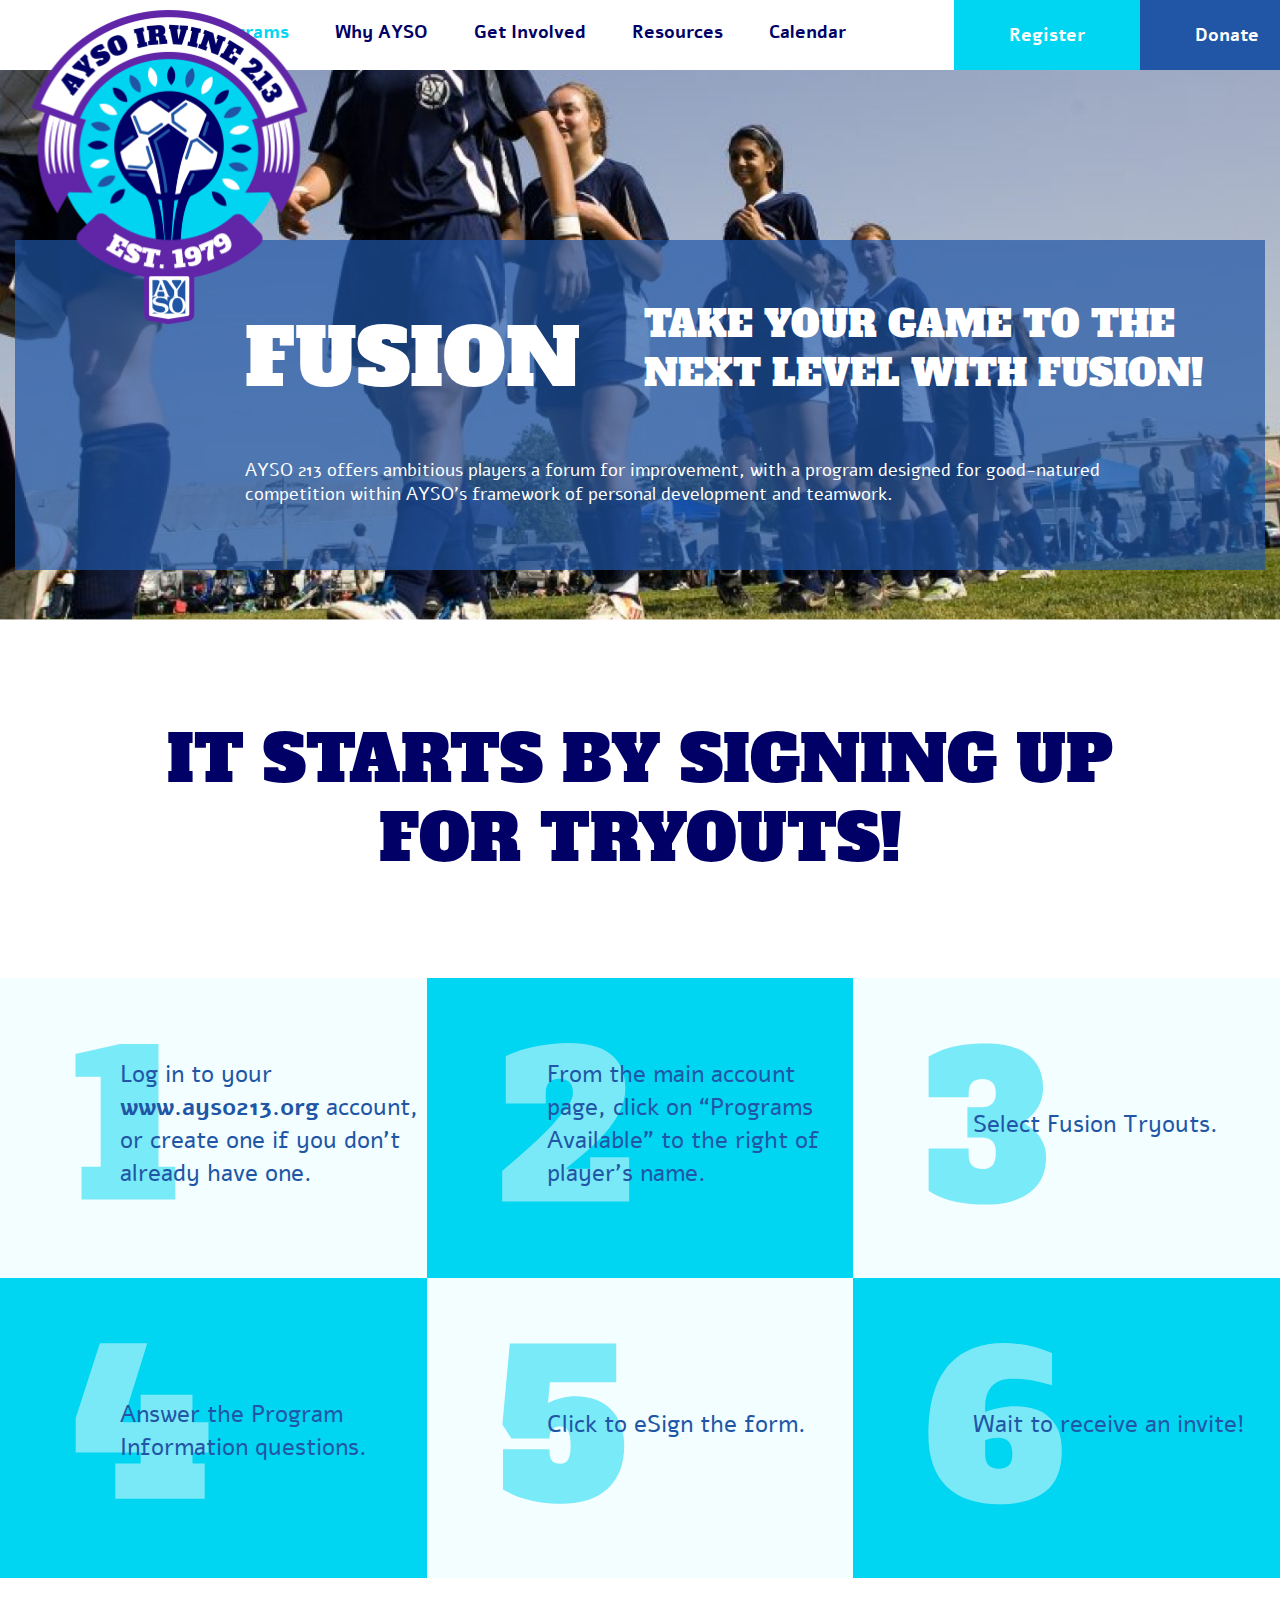
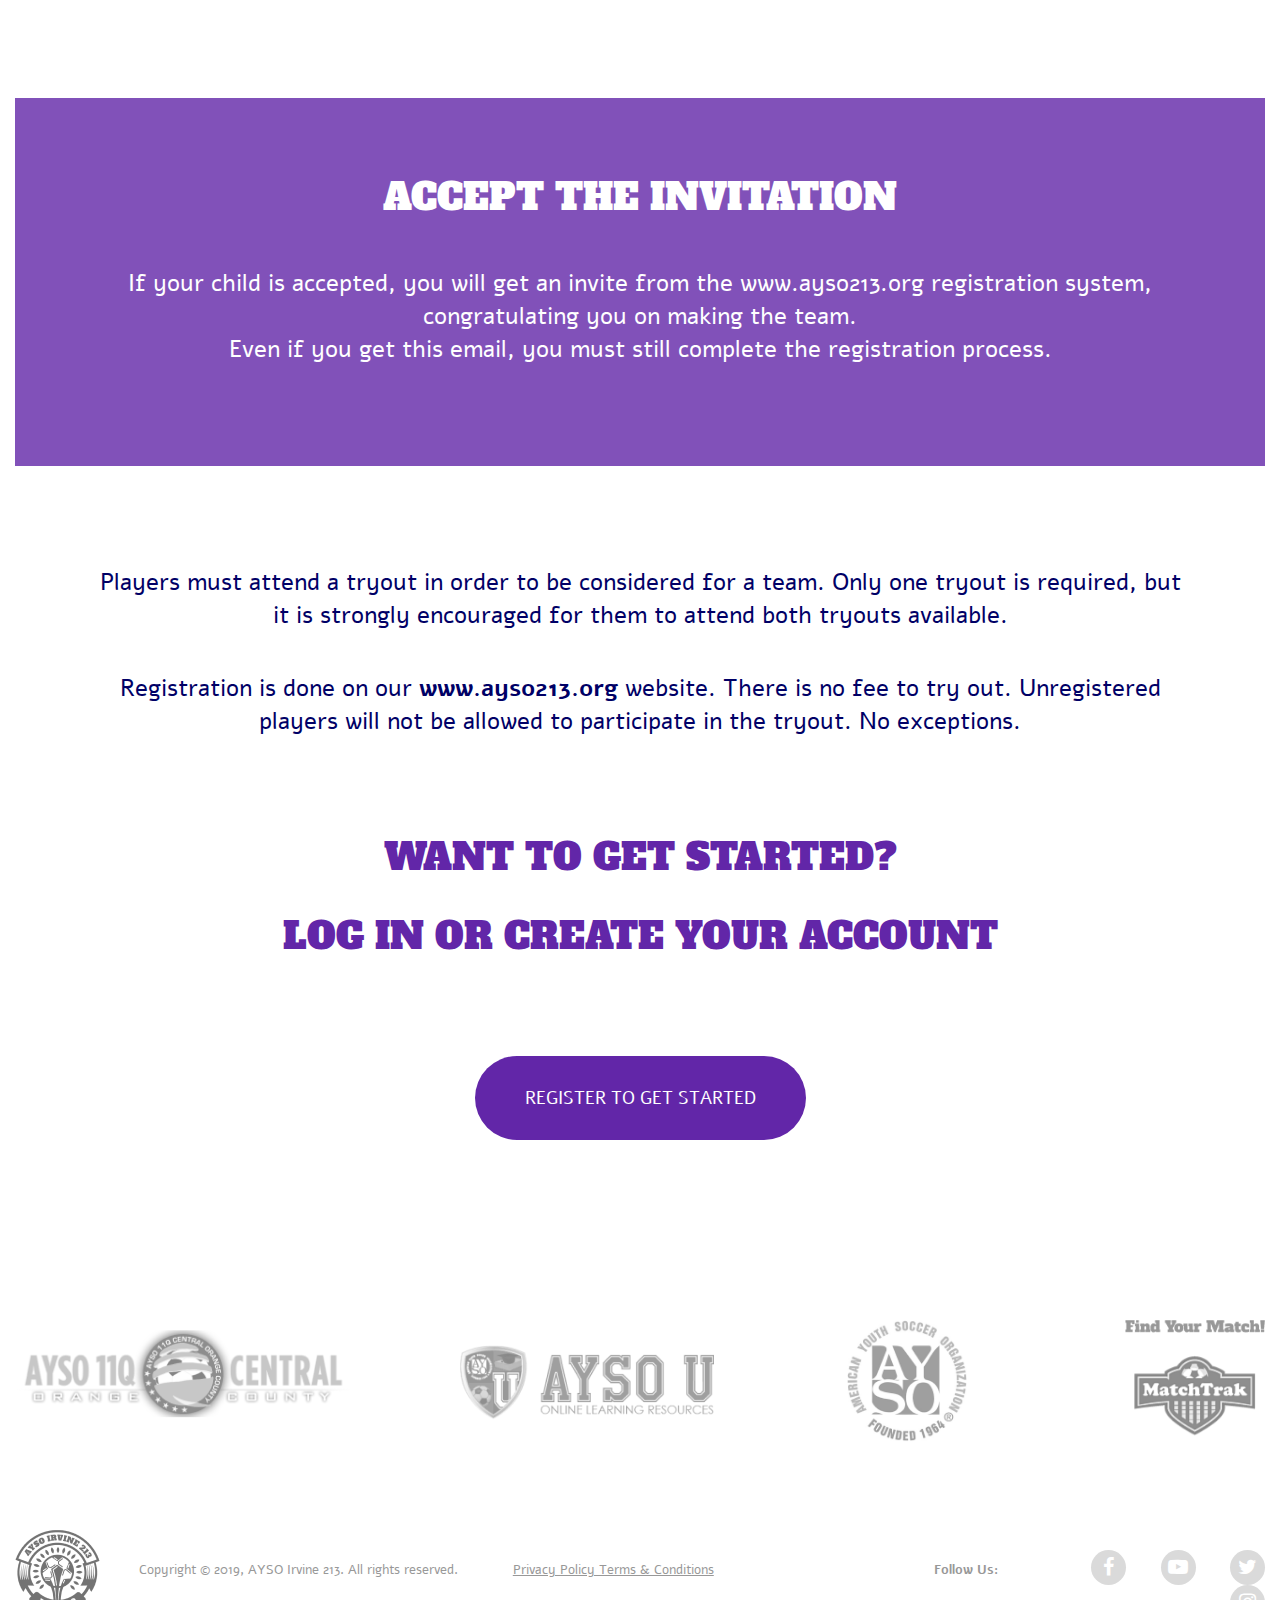
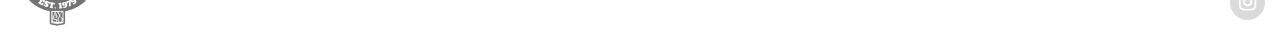
<file: fusion.html>
<!DOCTYPE html>
<html lang="en">
<head>
    <meta charset="UTF-8">
     <meta name="viewport" content="width=device-width, initial-scale=1.0">
    <title>Ayso Irbine 213</title>
    
    
    
    <link href="https://stackpath.bootstrapcdn.com/font-awesome/4.7.0/css/font-awesome.min.css" rel="stylesheet" integrity="sha384-wvfXpqpZZVQGK6TAh5PVlGOfQNHSoD2xbE+QkPxCAFlNEevoEH3Sl0sibVcOQVnN" crossorigin="anonymous">
    
    <link rel="preconnect" href="https://fonts.gstatic.com">
    <link href="https://fonts.googleapis.com/css2?family=Alfa+Slab+One&display=swap" rel="stylesheet">
    <link href="https://fonts.googleapis.com/css2?family=Alef:wght@400;700&display=swap" rel="stylesheet">
    
    <link rel="stylesheet" href="css/bootstrap.min.css">
    
    
    
    
    
    <link rel="stylesheet" href="css/style.css">
    <link rel="stylesheet" href="css/responsive.css">
        
        
</head>
<body>
    

  <!--=============================================================
                            Register modal start
         ============================================================-->

  <!-- Modal -->
  <div class="modal fade" id="exampleModal" tabindex="-1" role="dialog" aria-labelledby="exampleModalLabel"
    aria-hidden="true" data-backdrop="static" data-keyboard="false">
    <div class="modal-dialog" role="document">
      <div class="modal-content">
        <button type="button" class="close" data-dismiss="modal" aria-label="Close">
          <svg width="20" height="20" viewBox="0 0 20 20" fill="none" xmlns="http://www.w3.org/2000/svg">
            <rect x="2.57861" width="23.3387" height="3.64667" rx="1.82334" transform="rotate(45 2.57861 0)"
              fill="#6226A8" />
            <rect y="16.5032" width="23.3387" height="3.64667" rx="1.82334" transform="rotate(-45 0 16.5032)"
              fill="#6226A8" />
          </svg>
        </button>
        <div class="modal-header">
          <div class="container">
            <div class="title">
              <h2 class="title__heading">create New Account</h2>
            </div>
          </div>
        </div>
        <div class="modal-body">
          <div class="container">
            <form action="#">
              <div class="modal-input-fields">
                <div class="form-group">
                  <input type="email" class="form-control" placeholder="Email Address">
                </div>
                <div class="form-group">
                  <input type="text" class="form-control" placeholder="Create Username">
                </div>
                <div class="form-group">
                  <input type="password" class="form-control" placeholder="Password">
                </div>
                <div class="form-group">
                  <input type="password" class="form-control" placeholder="Confirm Password">
                </div>

              </div>
              <p class="modal_p">By Clicking Create Account you agree to the DICK’S TSHQ <br>
                <a href="#">Term of Service</a>, <a href="#">Privacy Policy</a> and <a href="#">License Agreement</a>
              </p>
              <button type="button" class="modal_btn_bottom" data-toggle="" data-target="">
                Create Account
              </button>
              <ul>
                <li class="modal_bottom_li_one">
                  Already have an Account? <a href="#">Sign in here</a>
                </li>
                <li class="modal_bottom_li_two">
                  <a href="#">Forgot your Username or Password?</a>
                </li>
              </ul>
            </form>
          </div>
        </div>
      </div>
    </div>
  </div>


  <!--=============================================================
                            Register modal end
         ============================================================-->
    <!--=============================================================
                            navbar start
         ============================================================-->
      

         <nav class="navbar navbar-expand-lg  menu">
           <div class="container">

      
          <a class="navbar-brand logo" href="index.html"><img src="images/navbar/logo.svg" alt=""></a>
          <button class="navbar-toggler navbar_bar" type="button" data-toggle="collapse" data-target="#navbarSupportedContent" aria-controls="navbarSupportedContent" aria-expanded="false" aria-label="Toggle navigation">
            <i class="fa fa-bars" aria-hidden="true"></i>
          </button>
          <div class="collapse navbar-collapse" id="navbarSupportedContent">
            <ul class="navbar-nav ml-auto">
              <li class="nav-item dropdown ayso_dropdown_menu ">
                <a class="nav-link dropdown-toggle ayso_dropdown_color ayso_dropdown_menu-first active_color" href="#" id="navbarDropdown" role="button" data-toggle="dropdown" aria-haspopup="true" aria-expanded="false">
                  Programs
                </a>
                <div class="dropdown-menu" aria-labelledby="navbarDropdown">
                  <a class="dropdown-item" href="programs.html">Core</a>
                  <a class="dropdown-item" href="rec_program.html">Rec</a>
                  <a class="dropdown-item active_color" href="fusion.html">Fusion</a>
                  <a class="dropdown-item" href="summmercamp.html">Summer Camp</a>
                  <a class="dropdown-item" href="winter.html">Winter ALL STARS</a>
                  <a class="dropdown-item" href="united.html">UNITED</a>
                </div>
              </li>
              <li class="nav-item dropdown ayso_dropdown_menu">
                <a class="nav-link dropdown-toggle ayso_dropdown_color" href="#" id="navbarDropdown" role="button" data-toggle="dropdown" aria-haspopup="true" aria-expanded="false">
                  Why AYSO
                </a>
                <div class="dropdown-menu" aria-labelledby="navbarDropdown">
                  <a class="dropdown-item" href="about.html">About</a>
                  <a class="dropdown-item" href="#">Philosophy</a>
                </div>
              </li>
              <li class="nav-item dropdown ayso_dropdown_menu">
                <a class="nav-link dropdown-toggle ayso_dropdown_color" href="#" id="navbarDropdown" role="button" data-toggle="dropdown" aria-haspopup="true" aria-expanded="false">
                  Get Involved
                </a>
                <div class="dropdown-menu" aria-labelledby="navbarDropdown">
                  <a class="dropdown-item" href="volunteer.html">Volunteer</a>
                  <a class="dropdown-item" href="#">Donate</a>
                  <a class="dropdown-item" href="#">Helpful Links</a>
                </div>
              </li>
              <li class="nav-item dropdown ayso_dropdown_menu">
                <a class="nav-link dropdown-toggle ayso_dropdown_color" href="#" id="navbarDropdown" role="button" data-toggle="dropdown" aria-haspopup="true" aria-expanded="false">
                  Resources
                </a>
                <div class="dropdown-menu" aria-labelledby="navbarDropdown">
                  <a class="dropdown-item" href="faq.html">FAQ</a>
                  <a class="dropdown-item" href="program_fees.html">Fees</a>
                </div>
              </li>
              <li class="nav-item dropdown ayso_dropdown_menu ayso_dropdown_menu-last ">
                <a class="nav-link dropdown-toggle ayso_dropdown_color" href="#" id="navbarDropdown" role="button" data-toggle="dropdown" aria-haspopup="true" aria-expanded="false">
                  Calendar
                </a>
                <div class="dropdown-menu" aria-labelledby="navbarDropdown">
                  <a class="dropdown-item" href="seassion_clander.html">MATCHTRAK
                  </a>
                </div>
              </li>
              <a class="Nav_btn" data-toggle="modal" data-target="#exampleModal" href="#">Register</a>
              <a class="Nav_btn Nav_btn-right" href="#">Donate</a>
            </ul>
          </div>
        </div>
        </nav>

     <!--=============================================================
                            navbar end
         ============================================================-->
     <!--=============================================================
                            fusion header start
         ============================================================-->

  <section id="fusion_header">
    <div class="container">
       <div class="fusion_header_text">
        <ul>
          <li class="fusion_header_heading1">FUSION</li>
          <li class="fusion_header_heading2">TAKE YOUR GAME TO THE NEXT LEVEL WITH FUSION!</li>
        </ul>
        <p>AYSO 213 offers ambitious players a forum for improvement, with a program designed for good-natured competition within AYSO’s framework of personal development and teamwork.</p>
       </div>
    </div>
  </section>

           <!--=============================================================
                            fusion header end
         ============================================================-->
            <!--=============================================================
                            fusion signing start
         ============================================================-->

         <section id="fusion_signing">
           <div class="container">
             <h3>
              IT STARTS BY SIGNING UP FOR TRYOUTS!
             </h3>
             <div class="row">
               <div class="col-lg-4">
                <div class="fusion_signing_card">
                     <p class="fusion_card-p_one">Log in to your  <a href="#">www.ayso213.org </a> account, or create one if you don't already have one.</p>
                     <img class="fusion_card_number" src="images/fusion/card01.svg" alt="card">
                </div>
               </div>
               <div class="col-lg-4">
                <div class="fusion_signing_card fusion_signing_card-blue ">
                     <p class="fusion_card-p_two">From the main account page, click on “Programs Available” to the right of player's name.</p>
                     <img class="fusion_card_number" src="images/fusion/card02.svg" alt="card">
                </div>
               </div>
               <div class="col-lg-4">
                <div class="fusion_signing_card">
                     <p class=" fusion_card-p_other">Select Fusion Tryouts.</p>
                     <img class="fusion_card_number" src="images/fusion/card03.svg" alt="card">
                </div>
               </div>
               <div class="col-lg-4">
                <div class="fusion_signing_card fusion_signing_card-blue">
                     <p class=" fusion_card-p_four ">Answer the Program Information questions.</p>
                     <img class="fusion_card_number" src="images/fusion/card04.svg" alt="card">
                </div>
               </div>
               <div class="col-lg-4">
                <div class="fusion_signing_card">
                     <p class="fusion_card-p_other">Click to eSign the form.</p>
                     <img class="fusion_card_number" src="images/fusion/card05.svg" alt="card">
                </div>
               </div>
               <div class="col-lg-4">
                <div class="fusion_signing_card fusion_signing_card-blue">
                     <p class="fusion_card-p_other">Wait to receive an invite!</p>
                     <img class="fusion_card_number" src="images/fusion/card06.svg" alt="card">
                </div>
               </div>
             </div>
           </div>
         </section>

          <!--=============================================================
                            fusion signing end
         ============================================================-->
                <!--=============================================================
                            fusion invitation start
         ============================================================-->

       <section id="fusion_invitation">
         <div class="container">
           <div class="fusion_invitation_accept">
             <h3>ACCEPT THE INVITATION</h3>
             <p>If your child is accepted, you will get an invite from the <a href="#">www.ayso213.org</a> registration system, congratulating you on making the team. 
             </p>
             <p class="fusion_p_two">
              Even if you get this email, you must still complete the registration process.
             </p>
           </div>
           <div class="fusion_invitaion_bottom">
             <p class="fusion_bottom_p_one">
              Players must attend a tryout in order to be considered for a team. Only one tryout is required, but it is strongly encouraged for them to attend both tryouts available.
             </p>
             <p class="fusion_bottom_p_two">
              Registration is done on our <a href="#">www.ayso213.org</a> website. There is no fee to try out.  Unregistered players will not be allowed to participate in the tryout. No exceptions.
             </p>
             <h5>
              WANT TO GET STARTED? 
              <br>
              LOG IN OR CREATE YOUR ACCOUNT
             </h5>
             <a class="fusion_bottom_btn" href="#">REGISTER TO GET STARTED</a>
           </div>
         </div>
       </section>

             <!--=============================================================
                            fusion invitation end
         ============================================================-->
              <!--=============================================================
                            footer start
         ============================================================-->

         <section id="footer">
          <div class="container">
            <div class="footer_brand">
              <div class="row">
                <div class="col-lg-4 col-md-6">
                  <div class="photo photo-first">
                    <img src="images/footer/image01.png" alt="image">
                  </div>
                </div>
                <div class="col-lg-3 col-md-6">
                  <div class="photo photo-second">
                    <img class="img_second" src="images/footer/image02.png" alt="image">
                  </div>
                </div>
                <div class="col-lg-3 col-md-6">
                  <div class="photo photo-third">
                    <img src="images/footer/image03.png" alt="image">
                  </div>
                </div>
                <div class="col-lg-2 col-md-6">
                  <div class="photo photo-fourth">
                    <img class="img_fourt" src="images/footer/image04.png" alt="image">
                  </div>
                </div>
      
              </div>
            </div>
            <div class="footer_bottom">
              <div class="row">
                <div class="col-lg-7">
                  <div class="footer_bottom_left">
                    <div class="row">
                      <div class="col-lg-2">
                        <img src="images/footer/footer_logo.png" alt="footer_logo">
                      </div>
                      <div class="col-lg-6">
                        <span class="footer_copyright">Copyright © 2019, AYSO Irvine 213. All rights reserved.</span>
                      </div>
                      <div class="col-lg-4">
                        <span class="footer_terms">Privacy Policy Terms & Conditions</span>
                      </div>
                    </div>
                  </div>
                </div>
                <div class="col-lg-5">
                  <div class="footer_bottom_right">
                    <div class="row">
                      <div class="col-lg-6">
                        <div class="follw_us_text">
                          <span class="footer_follow">Follow Us:</span>
                        </div>
                      </div>
                      <div class="col-lg-6">
                        <div class="footer_socialicons">
                          <ul>
                            <li class="no_margin"><a href="#"><i class="fa fa-facebook" aria-hidden="true"></i></a></li>
                            <li><a href="#"><i class="fa fa-youtube-play" aria-hidden="true"></i></a></li>
                            <li><a href="#"><i class="fa fa-twitter" aria-hidden="true"></i></a></li>
                            <li><a href="#"><i class="fa fa-instagram" aria-hidden="true"></i></a></li>
                          </ul>
                        </div>
                      </div>
                    </div>
                  </div>
                </div>
              </div>
            </div>
          </div>
        </section>

             <!--=============================================================
                            footer end
         ============================================================-->



         


    
    
    
    
    
    <script src="js/jquery-1.12.4.min.js"></script>
    <script src="js/popper.min.js"></script>
    <script src="js/bootstrap.min.js"></script>
    
    
    <script src="js/script.js"></script>
</body>
</html>
</file>
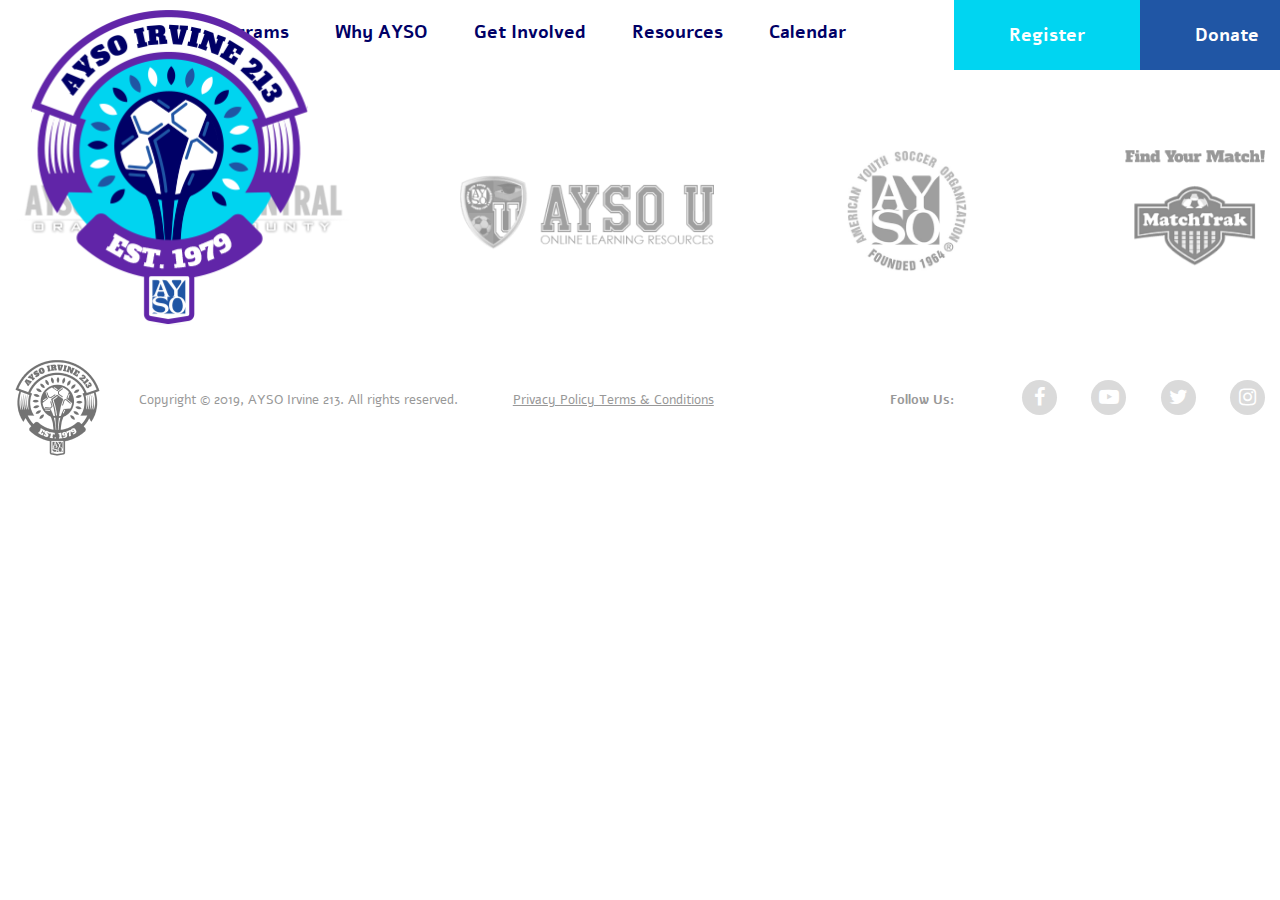
<file: index - Copy - Copy.html>
<!DOCTYPE html>
<html lang="en">
<head>
  <meta charset="UTF-8">
    
  <meta name="viewport" content="width=device-width, initial-scale=1.0, minimum-scale=1.0, maximum-scale=6.0">
  <meta http-equiv="X-UA-Compatible" content="ie=edge">

    
    <title>Ayso Irbine 213</title>
    
    
    
    <link href="https://stackpath.bootstrapcdn.com/font-awesome/4.7.0/css/font-awesome.min.css" rel="stylesheet" integrity="sha384-wvfXpqpZZVQGK6TAh5PVlGOfQNHSoD2xbE+QkPxCAFlNEevoEH3Sl0sibVcOQVnN" crossorigin="anonymous">
    
    <link rel="preconnect" href="https://fonts.gstatic.com">
    <link href="https://fonts.googleapis.com/css2?family=Alfa+Slab+One&display=swap" rel="stylesheet">
    <link href="https://fonts.googleapis.com/css2?family=Alef:wght@400;700&display=swap" rel="stylesheet">
    
    <link rel="stylesheet" href="css/bootstrap.min.css">
    
    
    
    
    
    <link rel="stylesheet" href="css/style.css">
    <link rel="stylesheet" href="css/responsive.css">
        
        
</head>
<body>
    
    <!--=============================================================
                            navbar start
         ============================================================-->
      

         <nav class="navbar navbar-expand-lg  menu">
           <div class="container">

      
          <a class="navbar-brand logo" href="index.html"><img src="images/navbar/logo.svg" alt=""></a>
          <button class="navbar-toggler navbar_bar" type="button" data-toggle="collapse" data-target="#navbarSupportedContent" aria-controls="navbarSupportedContent" aria-expanded="false" aria-label="Toggle navigation">
            <i class="fa fa-bars" aria-hidden="true"></i>

          </button>
        
          <div class="collapse navbar-collapse" id="navbarSupportedContent">
            <ul class="navbar-nav ml-auto">
         
             
              <li class="nav-item dropdown ayso_dropdown_menu ">
                <a class="nav-link dropdown-toggle ayso_dropdown_color ayso_dropdown_menu-first" href="#" id="navbarDropdown" role="button" data-toggle="dropdown" aria-haspopup="true" aria-expanded="false">
                  Programs
                </a>
                <div class="dropdown-menu" aria-labelledby="navbarDropdown">
                  <a class="dropdown-item" href="#">Core</a>
                  <a class="dropdown-item" href="#">Fusion</a>
                  <a class="dropdown-item" href="#">Summer Camp</a>
                  <a class="dropdown-item" href="#">Winter ALL STARS</a>
                  <a class="dropdown-item" href="#">UNITED</a>
                </div>
              </li>
              <li class="nav-item dropdown ayso_dropdown_menu">
                <a class="nav-link dropdown-toggle ayso_dropdown_color" href="#" id="navbarDropdown" role="button" data-toggle="dropdown" aria-haspopup="true" aria-expanded="false">
                  Why AYSO
                </a>
                <div class="dropdown-menu" aria-labelledby="navbarDropdown">
                  <a class="dropdown-item" href="#">About</a>
                  <a class="dropdown-item" href="#">Philosophy</a>
              
                </div>
              </li>
              <li class="nav-item dropdown ayso_dropdown_menu">
                <a class="nav-link dropdown-toggle ayso_dropdown_color" href="#" id="navbarDropdown" role="button" data-toggle="dropdown" aria-haspopup="true" aria-expanded="false">
                  Get Involved
                </a>
                <div class="dropdown-menu" aria-labelledby="navbarDropdown">
                  <a class="dropdown-item" href="#">Volunteer</a>
                  <a class="dropdown-item" href="#">Donate</a>
                  <a class="dropdown-item" href="#">Helpful Links</a>
              
                </div>
              </li>
              <li class="nav-item dropdown ayso_dropdown_menu">
                <a class="nav-link dropdown-toggle ayso_dropdown_color" href="#" id="navbarDropdown" role="button" data-toggle="dropdown" aria-haspopup="true" aria-expanded="false">
                  Resources
                </a>
                <div class="dropdown-menu" aria-labelledby="navbarDropdown">
                  <a class="dropdown-item" href="#">FAQ</a>
                  <a class="dropdown-item" href="#">Fees</a>
          
              
                </div>
              </li>
              <li class="nav-item dropdown ayso_dropdown_menu ayso_dropdown_menu-last ">
                <a class="nav-link dropdown-toggle ayso_dropdown_color" href="#" id="navbarDropdown" role="button" data-toggle="dropdown" aria-haspopup="true" aria-expanded="false">
                  Calendar
                </a>
                <div class="dropdown-menu" aria-labelledby="navbarDropdown">
                  <a class="dropdown-item" href="#">MATCHTRAK
                  </a>
               
          
              
                </div>
              </li>
              <a class="Nav_btn" href="#">Register</a>
              <a class="Nav_btn Nav_btn-right" href="#">Donate</a>
           
            </ul>
          
          </div>
        </div>
        </nav>


     <!--=============================================================
                            navbar end
         ============================================================-->
              <!--=============================================================
                            footer start
         ============================================================-->

  <section id="footer">
    <div class="container">
      <div class="footer_brand">
        <div class="row">
          <div class="col-lg-4 col-md-6">
            <div class="photo photo-first">
              <img src="images/footer/image01.png" alt="image">
            </div>
          </div>
          <div class="col-lg-3 col-md-6">
            <div class="photo photo-second">
              <img  class="img_second" src="images/footer/image02.png" alt="image">
            </div>
          </div>
          <div class="col-lg-3 col-md-6">
            <div class="photo photo-third">
              <img  src="images/footer/image03.png" alt="image">
            </div>
          </div>
          <div class="col-lg-2 col-md-6">
            <div class="photo photo-fourth">
              <img class="img_fourt" src="images/footer/image04.png" alt="image">
            </div>
          </div>
         
        </div>
      </div>
      <div class="footer_bottom">

        <div class="row">
          <div class="col-lg-7">
            <div class="footer_bottom_left">
            <div class="row">
              <div class="col-lg-2">
                <img src="images/footer/footer_logo.png" alt="footer_logo">
              </div>
              <div class="col-lg-6">
                <span class="footer_copyright">Copyright © 2019, AYSO Irvine 213. All rights reserved.</span>
              </div>
              <div class="col-lg-4">
                <span class="footer_terms">Privacy Policy Terms & Conditions</span>
              </div>
            </div>
            </div>
          </div>
          <div class="col-lg-5">
            <div class="footer_bottom_right">
              <div class="row">
                <div class="col-lg-5">
                  <div class="follw_us_text">
                    <span class="footer_follow">Follow Us:</span>
                  </div>
                </div>
                <div class="col-lg-7">
                  <div class="footer_socialicons">
                    <ul>
                      <li class="no_margin"><a href="#"><i class="fa fa-facebook" aria-hidden="true"></i></a></li>
                      <li><a href="#"><i class="fa fa-youtube-play" aria-hidden="true"></i></a></li>
                      <li><a href="#"><i class="fa fa-twitter" aria-hidden="true"></i></a></li>
                      <li><a href="#"><i  class="fa fa-instagram" aria-hidden="true"></i></a></li>
                    </ul>
                  </div>
                </div>
              </div>
            </div>
          </div>
         
        </div>
      </div>
    </div>
  </section>



             <!--=============================================================
                            footer end
         ============================================================-->



         


    
    
    
    
    
    <script src="js/jquery-1.12.4.min.js"></script>
    <script src="js/popper.min.js"></script>
    <script src="js/bootstrap.min.js"></script>
    
    
    <script src="js/script.js"></script>
</body>
</html>
</file>
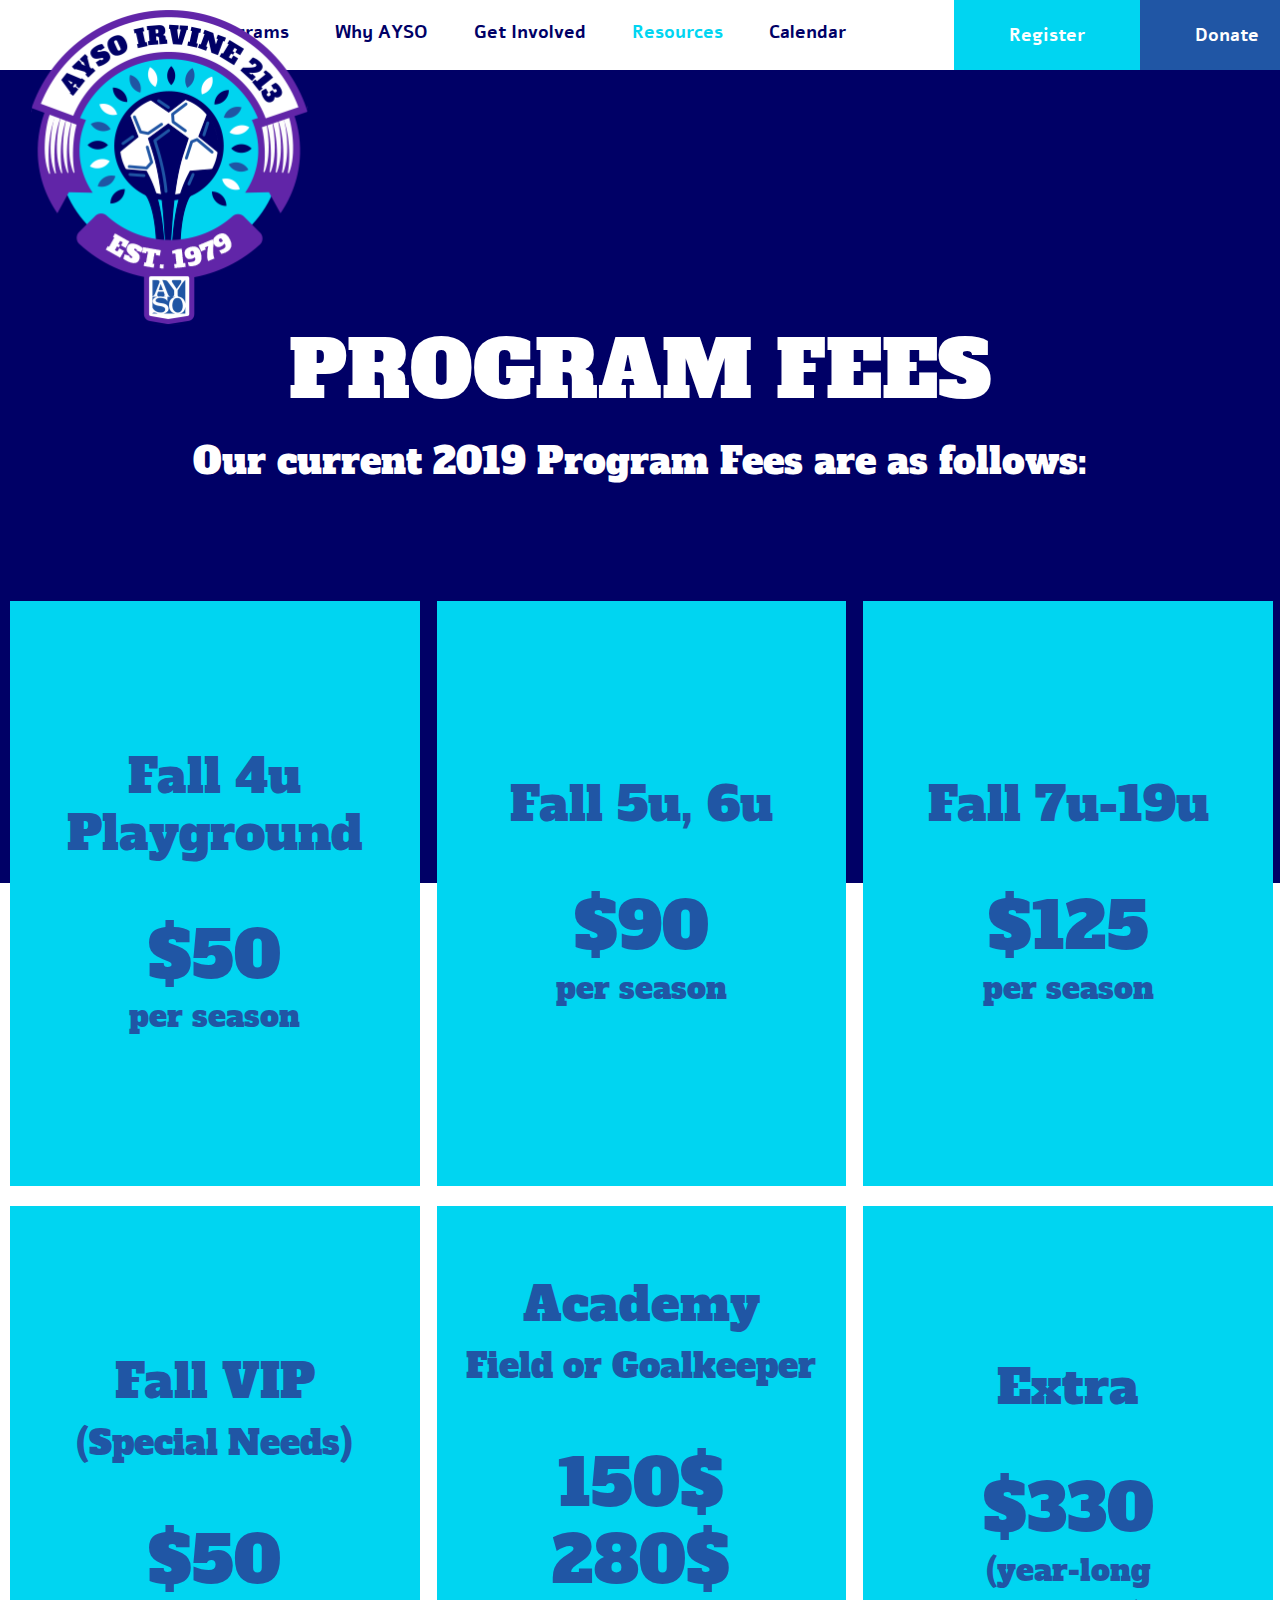
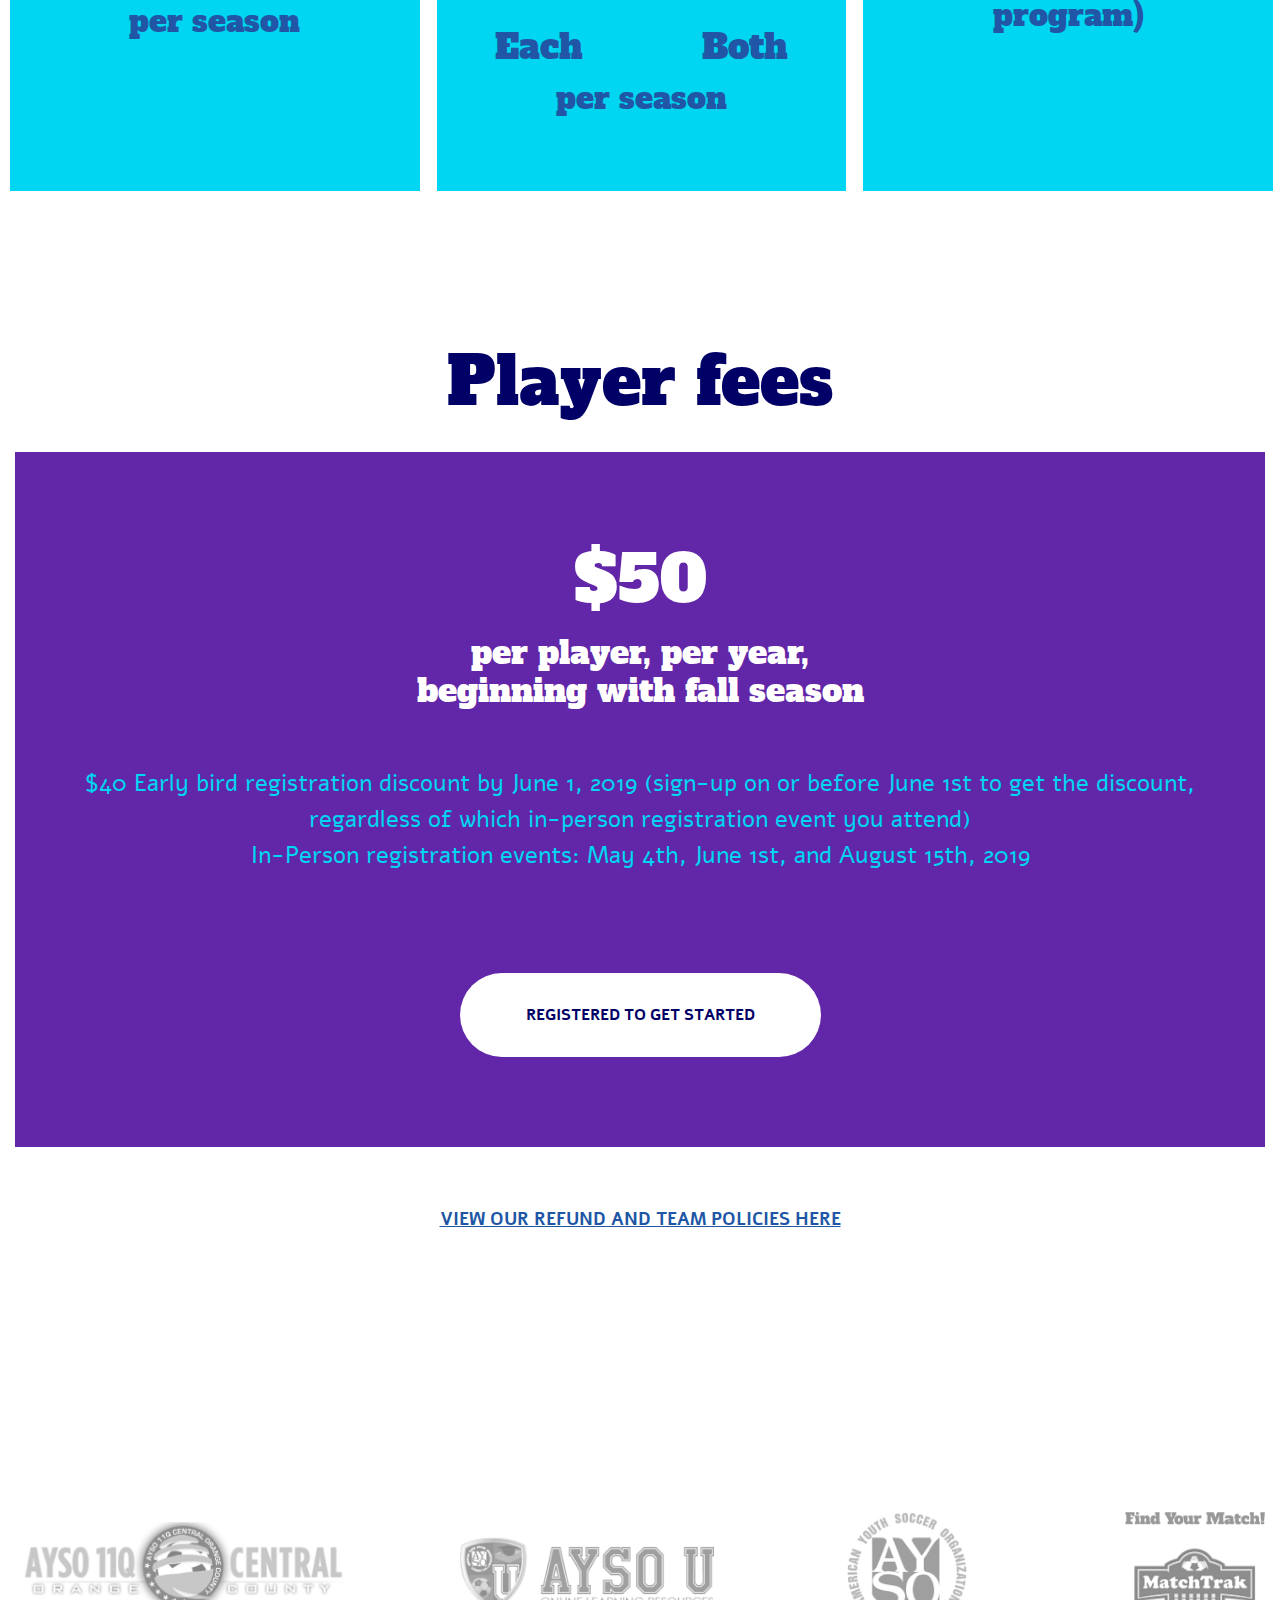
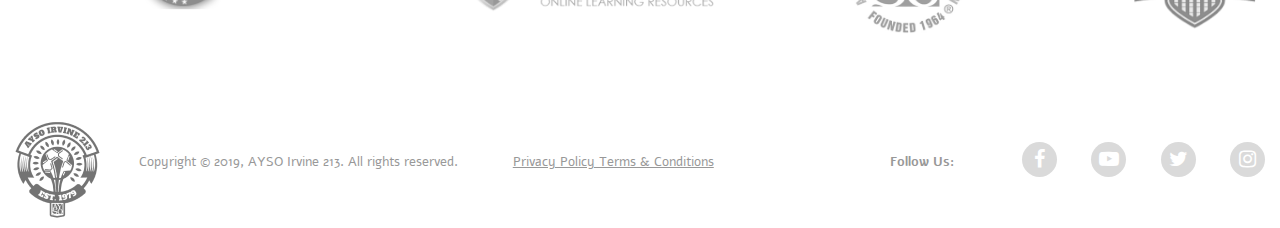
<file: program_fees.html>
<!DOCTYPE html>
<html lang="en">
<head>
    <meta charset="UTF-8">
     <meta name="viewport" content="width=device-width, initial-scale=1.0">
    <title>Ayso Irbine 213</title>
    
    
    
    <link href="https://stackpath.bootstrapcdn.com/font-awesome/4.7.0/css/font-awesome.min.css" rel="stylesheet" integrity="sha384-wvfXpqpZZVQGK6TAh5PVlGOfQNHSoD2xbE+QkPxCAFlNEevoEH3Sl0sibVcOQVnN" crossorigin="anonymous">
    
    <link rel="preconnect" href="https://fonts.gstatic.com">
    <link href="https://fonts.googleapis.com/css2?family=Alfa+Slab+One&display=swap" rel="stylesheet">
    <link href="https://fonts.googleapis.com/css2?family=Alef:wght@400;700&display=swap" rel="stylesheet">
    
    <link rel="stylesheet" href="css/bootstrap.min.css">
    
    
    
    
    
    <link rel="stylesheet" href="css/style.css">
    <link rel="stylesheet" href="css/responsive.css">
        
        
</head>
<body>
      <!--=============================================================
                            Register modal start
         ============================================================-->

  <!-- Modal -->
  <div class="modal fade" id="exampleModal" tabindex="-1" role="dialog" aria-labelledby="exampleModalLabel"
  aria-hidden="true" data-backdrop="static" data-keyboard="false">
  <div class="modal-dialog" role="document">
    <div class="modal-content">
      <button type="button" class="close" data-dismiss="modal" aria-label="Close">
        <svg width="20" height="20" viewBox="0 0 20 20" fill="none" xmlns="http://www.w3.org/2000/svg">
          <rect x="2.57861" width="23.3387" height="3.64667" rx="1.82334" transform="rotate(45 2.57861 0)"
            fill="#6226A8" />
          <rect y="16.5032" width="23.3387" height="3.64667" rx="1.82334" transform="rotate(-45 0 16.5032)"
            fill="#6226A8" />
        </svg>
      </button>
      <div class="modal-header">
        <div class="container">
          <div class="title">
            <h2 class="title__heading">create New Account</h2>
          </div>
        </div>
      </div>
      <div class="modal-body">
        <div class="container">
          <form action="#">
            <div class="modal-input-fields">
              <div class="form-group">
                <input type="email" class="form-control" placeholder="Email Address">
              </div>
              <div class="form-group">
                <input type="text" class="form-control" placeholder="Create Username">
              </div>
              <div class="form-group">
                <input type="password" class="form-control" placeholder="Password">
              </div>
              <div class="form-group">
                <input type="password" class="form-control" placeholder="Confirm Password">
              </div>

            </div>
            <p class="modal_p">By Clicking Create Account you agree to the DICK’S TSHQ <br>
              <a href="#">Term of Service</a>, <a href="#">Privacy Policy</a> and <a href="#">License Agreement</a>
            </p>
            <button type="button" class="modal_btn_bottom" data-toggle="" data-target="">
              Create Account
            </button>
            <ul>
              <li class="modal_bottom_li_one">
                Already have an Account? <a href="#">Sign in here</a>
              </li>
              <li class="modal_bottom_li_two">
                <a href="#">Forgot your Username or Password?</a>
              </li>
            </ul>
          </form>
        </div>
      </div>
    </div>
  </div>
</div>


<!--=============================================================
                          Register modal end
       ============================================================-->
<!--=============================================================
                          navbar start
       ============================================================-->


<nav class="navbar navbar-expand-lg  menu">
  <div class="container">
    <a class="navbar-brand logo" href="index.html"><img src="images/navbar/logo.svg" alt=""></a>
    <button class="navbar-toggler navbar_bar" type="button" data-toggle="collapse"
      data-target="#navbarSupportedContent" aria-controls="navbarSupportedContent" aria-expanded="false"
      aria-label="Toggle navigation">
      <i class="fa fa-bars" aria-hidden="true"></i>
    </button>
    <div class="collapse navbar-collapse" id="navbarSupportedContent">
      <ul class="navbar-nav ml-auto">
        <li class="nav-item dropdown ayso_dropdown_menu ">
          <a class="nav-link dropdown-toggle ayso_dropdown_color ayso_dropdown_menu-first" href="#"
            id="navbarDropdown" role="button" data-toggle="dropdown" aria-haspopup="true" aria-expanded="false">
            Programs
          </a>
          <div class="dropdown-menu" aria-labelledby="navbarDropdown">
            <a class="dropdown-item" href="programs.html">Core</a>
            <a class="dropdown-item" href="rec_program.html">Rec</a>
            <a class="dropdown-item" href="fusion.html">Fusion</a>
            <a class="dropdown-item" href="summmercamp.html">Summer Camp</a>
            <a class="dropdown-item" href="winter.html">Winter ALL STARS</a>
            <a class="dropdown-item" href="united.html">UNITED</a>
          </div>
        </li>
        <li class="nav-item dropdown ayso_dropdown_menu">
          <a class="nav-link dropdown-toggle ayso_dropdown_color" href="#" id="navbarDropdown" role="button"
            data-toggle="dropdown" aria-haspopup="true" aria-expanded="false">
            Why AYSO
          </a>
          <div class="dropdown-menu" aria-labelledby="navbarDropdown">
            <a class="dropdown-item" href="about.html">About</a>
            <a class="dropdown-item" href="#">Philosophy</a>
          </div>
        </li>
        <li class="nav-item dropdown ayso_dropdown_menu">
          <a class="nav-link dropdown-toggle ayso_dropdown_color" href="#" id="navbarDropdown" role="button"
            data-toggle="dropdown" aria-haspopup="true" aria-expanded="false">
            Get Involved
          </a>
          <div class="dropdown-menu" aria-labelledby="navbarDropdown">
            <a class="dropdown-item" href="volunteer.html">Volunteer</a>
            <a class="dropdown-item" href="#">Donate</a>
            <a class="dropdown-item" href="#">Helpful Links</a>
          </div>
        </li>
        <li class="nav-item dropdown ayso_dropdown_menu">
          <a class="nav-link dropdown-toggle ayso_dropdown_color active_color" href="#" id="navbarDropdown" role="button"
            data-toggle="dropdown" aria-haspopup="true" aria-expanded="false">
            Resources
          </a>
          <div class="dropdown-menu" aria-labelledby="navbarDropdown">
            <a class="dropdown-item" href="faq.html">FAQ</a>
            <a class="dropdown-item active_color" href="program_fees.html">Fees</a>
          </div>
        </li>
        <li class="nav-item dropdown ayso_dropdown_menu ayso_dropdown_menu-last ">
          <a class="nav-link dropdown-toggle ayso_dropdown_color" href="#" id="navbarDropdown" role="button"
            data-toggle="dropdown" aria-haspopup="true" aria-expanded="false">
            Calendar
          </a>
          <div class="dropdown-menu" aria-labelledby="navbarDropdown">
            <a class="dropdown-item" href="seassion_clander.html">MATCHTRAK
            </a>
          </div>
        </li>
        <a class="Nav_btn" data-toggle="modal" data-target="#exampleModal" href="#">Register</a>
        <a class="Nav_btn Nav_btn-right" href="#">Donate</a>
      </ul>
    </div>
  </div>
</nav>

<!--=============================================================
                          navbar end
       ============================================================-->

<!-- --------------------navbar end------------------------------------ -->
           
      
      <!--=============================================================
                            PROGRAM BANNER FEE START
      ==============================================================-->
         
         <section id="program-fee-banner">
           <div class="container">
            <div class="row">
              <div class="col-lg-12 col-sm-12 col-md-12">
             <div class="heading">
               <h1>PROGRAM FEES</h1>
               <P>Our current 2019 Program Fees are as follows:</P>
             </div>
             </div>
            </div>
           </div>
         </section>

         <!--=============================================================
                            PROGRAM BANNER FEE END
      ==============================================================-->
         
      <!--=============================================================
                            PROGRAM FEE SEASION PRICE START
      ==============================================================-->
  
      <section id="program-fee-price">
        <div class="container">
          <div class="row">
            <div class="col-lg-4">
              <div class="box">
                <div class="text">
                <h5>Fall 4u Playground </h5>
                <h2>$50</h2>
                <p>per season</p>
              </div>
            </div>
            </div>
            <div class="col-lg-4">
              <div class="box">
                <div class="text">
                <h5>Fall 5u, 6u</h5>
                <h2>$90</h2>
                <p>per season</p>
              </div>
            </div>
            </div>
            <div class="col-lg-4">
              <div class="box">
                <div class="text">
                <h5>Fall 7u-19u  </h5>
                <h2>$125</h2>
                <p>per season</p>
              </div>
            </div>
            </div>
            <div class="col-lg-4">
              <div class="box">
                <div class="text">
                <h5>Fall VIP <br> <span> (Special Needs) </span></h5>
                <h2>$50</h2>
                <p>per season</p>
              </div>
            </div>
            </div>
            <div class="col-lg-4">
              <div class="box">
                <div class="text">
                <h5>Academy <br> <span> Field or Goalkeeper </span>  </h5>
                 <h2><span class="each">150$</span> <span class="both">280$</span> <br>
                <span>Each</span> <span>Both</span>  </h2>
                 
                <p>per season</p>
              </div>
            </div>
            </div>
            <div class="col-lg-4">
              <div class="box">
                <div class="text">
                <h5>Extra</h5>
                <h2>$330</h2>
                <p>(year-long <br> program)</p>
              </div>
            </div>
          </div>
        </div>
      </div>
      </section>
      <!--=============================================================
                         PROGRAM FEE PRICE END
   ==============================================================-->
         
  <!--=============================================================
                         PROGRAM FEE PLAYERE START
   ==============================================================-->
          <section id="program-fee-player-fee">
           <div class="container">
             <div class="heading">
               <h1>Player fees</h1>
             </div>
             <div class="row">
               <div class="col-lg-12 col-sm-12 col-md-12">
                 <div class="box">
                    <div class="text">
                    <h2>$50</h2>
                    <h5>per player, per year, <br> beginning with fall season</h5>
                    <p>$40 Early bird registration discount by June 1, 2019 (sign-up on or before June 1st to get the discount, <br> regardless of which in-person registration event you attend) <br>

                      In-Person registration events: May 4th, June 1st, and August 15th, 2019
                      </p>
                      <a href="registation.html">REGISTERED TO GET STARTED</a>
                    </div>
                 </div>
               </div>
             </div>
             <div class="program-fee_player_button_box">
              <a class="program_fee_button" href="#">View our refund and team policies here</a>
             </div>
           </div>
         </section> 
         
    <!--=============================================================
                         PROGRAM FEE PLAYERE END
   ==============================================================-->      
         <!--=============================================================
                            footer start
         ============================================================-->

  <section id="footer">
    <div class="container">
      <div class="footer_brand">
        <div class="row">
          <div class="col-lg-4 col-md-6">
            <div class="photo photo-first">
              <img src="images/footer/image01.png" alt="image">
            </div>
          </div>
          <div class="col-lg-3 col-md-6">
            <div class="photo photo-second">
              <img  class="img_second" src="images/footer/image02.png" alt="image">
            </div>
          </div>
          <div class="col-lg-3 col-md-6">
            <div class="photo photo-third">
              <img  src="images/footer/image03.png" alt="image">
            </div>
          </div>
          <div class="col-lg-2 col-md-6">
            <div class="photo photo-fourth">
              <img class="img_fourt" src="images/footer/image04.png" alt="image">
            </div>
          </div>
         
        </div>
      </div>
      <div class="footer_bottom">
        <div class="row">
          <div class="col-lg-7">
            <div class="footer_bottom_left">
            <div class="row">
              <div class="col-lg-2">
                <img src="images/footer/footer_logo.png" alt="footer_logo">
              </div>
              <div class="col-lg-6">
                <span class="footer_copyright">Copyright © 2019, AYSO Irvine 213. All rights reserved.</span>
              </div>
              <div class="col-lg-4">
                <span class="footer_terms">Privacy Policy Terms & Conditions</span>
              </div>
            </div>
            </div>
          </div>
          <div class="col-lg-5">
            <div class="footer_bottom_right">
              <div class="row">
                <div class="col-lg-5">
                  <div class="follw_us_text">
                    <span class="footer_follow">Follow Us:</span>
                  </div>
                </div>
                <div class="col-lg-7">
                  <div class="footer_socialicons">
                    <ul>
                      <li class="no_margin"><a href="#"><i class="fa fa-facebook" aria-hidden="true"></i></a></li>
                      <li><a href="#"><i class="fa fa-youtube-play" aria-hidden="true"></i></a></li>
                      <li><a href="#"><i class="fa fa-twitter" aria-hidden="true"></i></a></li>
                      <li><a href="#"><i  class="fa fa-instagram" aria-hidden="true"></i></a></li>
                    </ul>
                  </div>
                </div>
              </div>
            </div>
          </div>
        </div>
      </div>
    </div>
  </section>
             <!--=============================================================
                            footer end
         ============================================================-->

      



         















    
    
    
    
    
    <script src="js/jquery-1.12.4.min.js"></script>
    <script src="js/popper.min.js"></script>
    <script src="js/bootstrap.min.js"></script>
    
    
    <script src="js/script.js"></script>
</body>
</html>
</file>
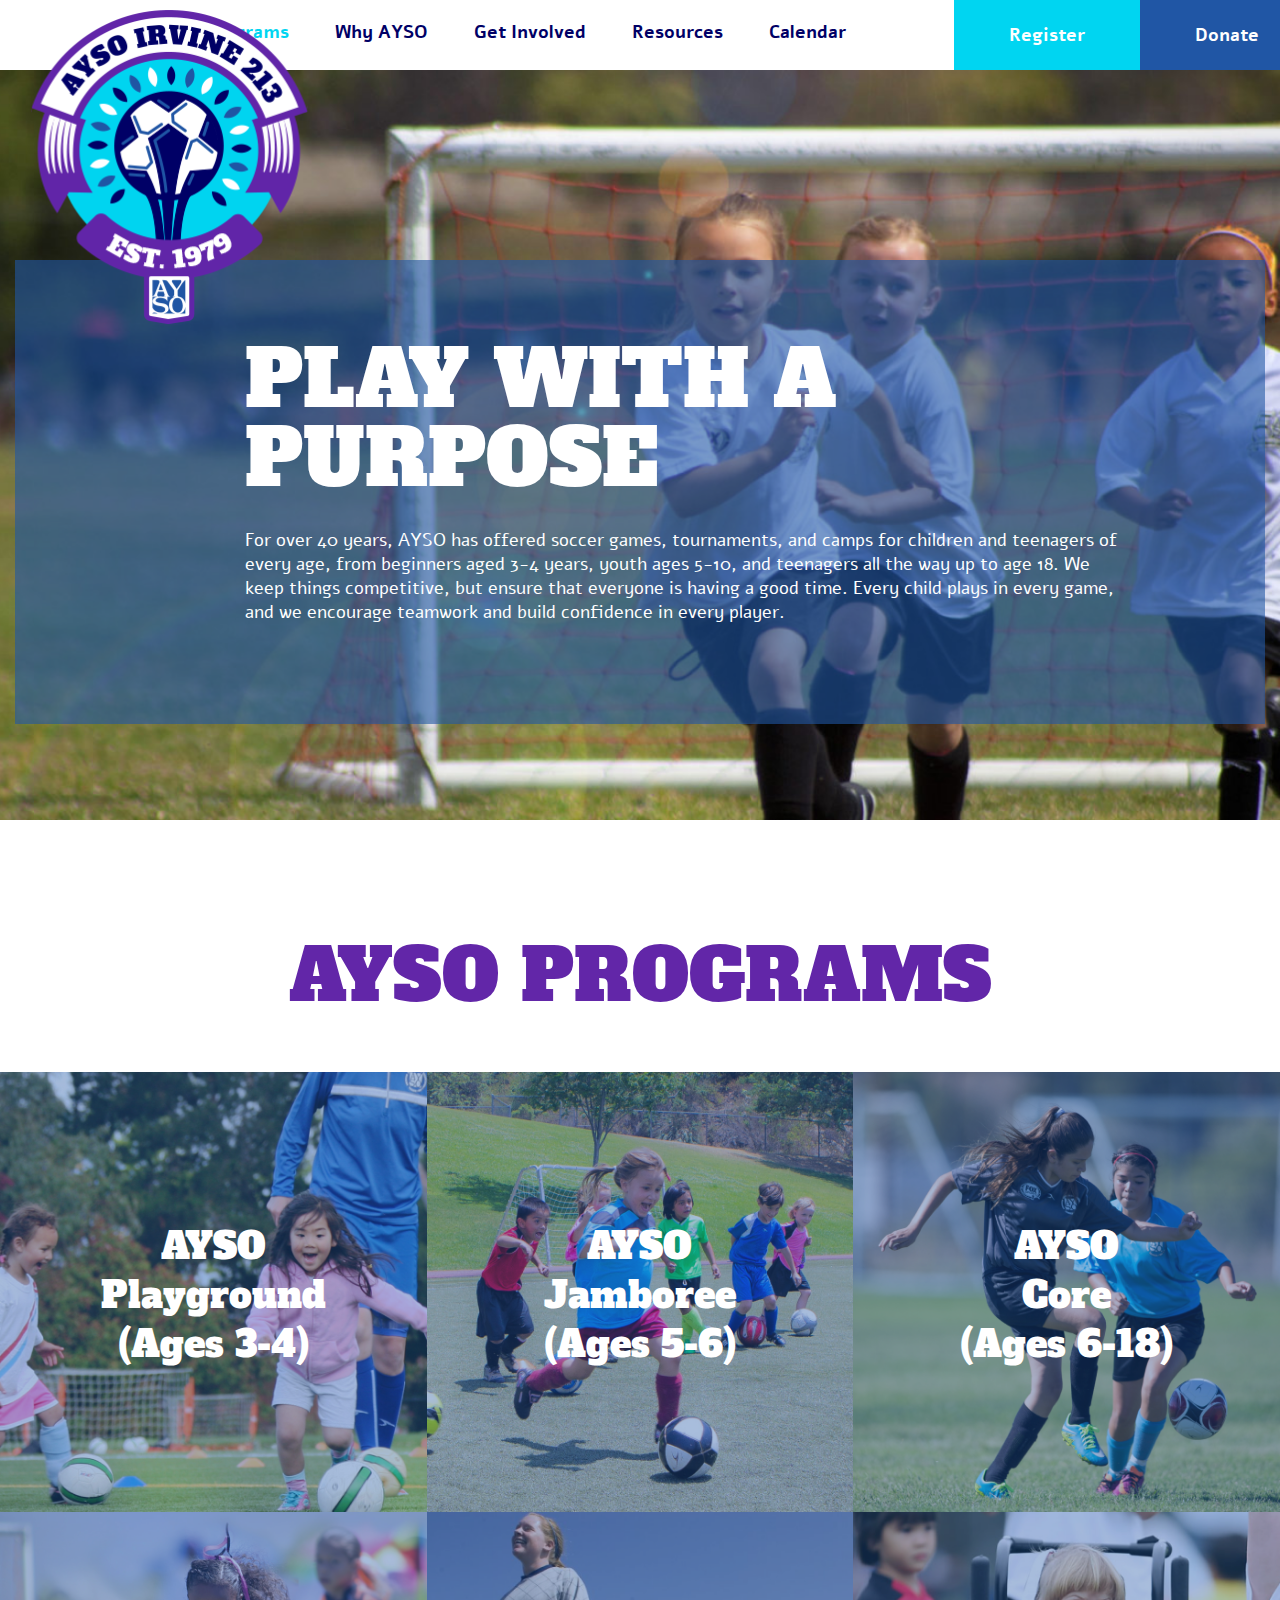
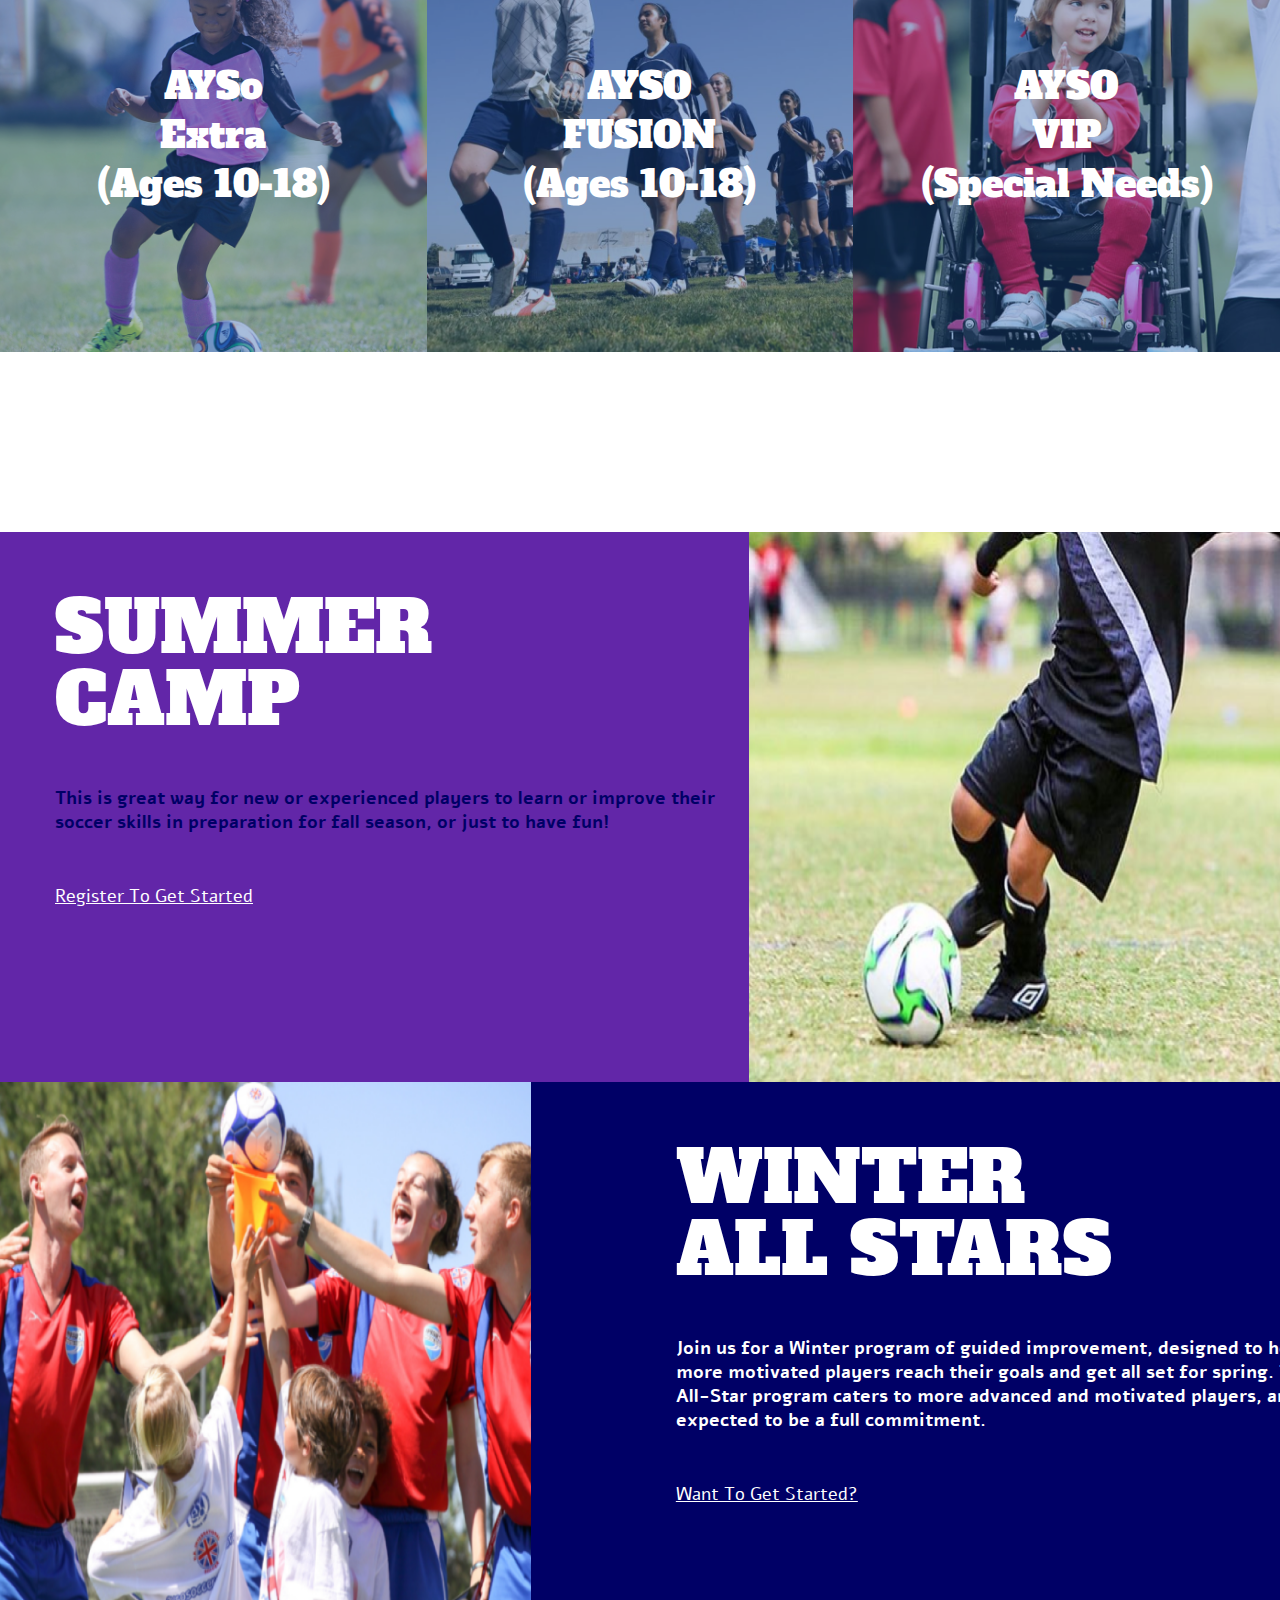
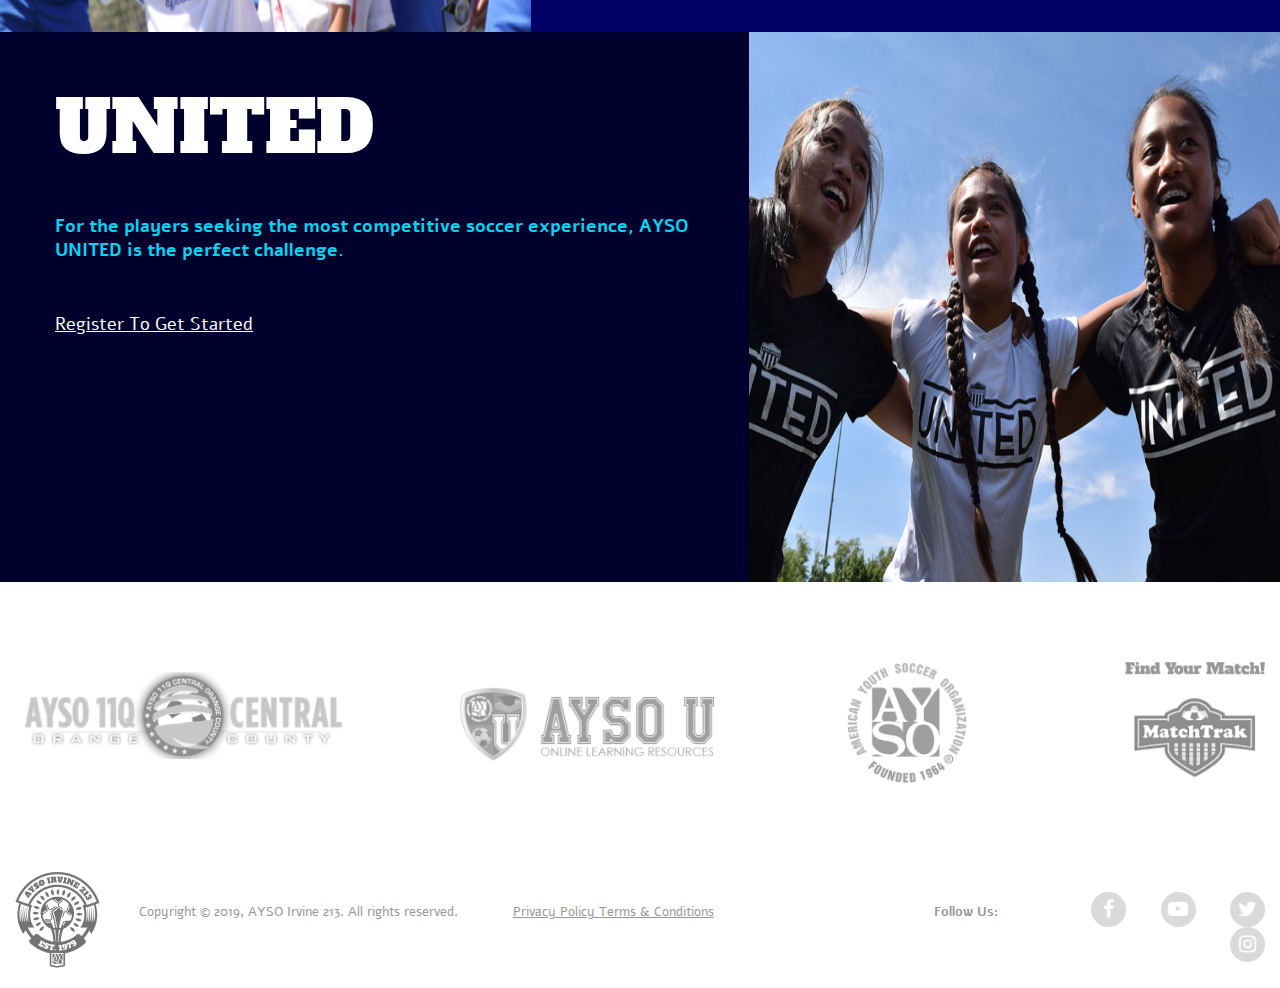
<file: programs.html>
<!DOCTYPE html>
<html lang="en">
<head>
    <meta charset="UTF-8">
     <meta name="viewport" content="width=device-width, initial-scale=1.0">
    <title>Ayso Irbine 213</title>
    
    
    
    <link href="https://stackpath.bootstrapcdn.com/font-awesome/4.7.0/css/font-awesome.min.css" rel="stylesheet" integrity="sha384-wvfXpqpZZVQGK6TAh5PVlGOfQNHSoD2xbE+QkPxCAFlNEevoEH3Sl0sibVcOQVnN" crossorigin="anonymous">
    
    <link rel="preconnect" href="https://fonts.gstatic.com">
    <link href="https://fonts.googleapis.com/css2?family=Alfa+Slab+One&display=swap" rel="stylesheet">
    <link href="https://fonts.googleapis.com/css2?family=Alef:wght@400;700&display=swap" rel="stylesheet">
    
    <link rel="stylesheet" href="css/bootstrap.min.css">
    
    
    
    
    
    <link rel="stylesheet" href="css/style.css">
    <link rel="stylesheet" href="css/responsive.css">
        
        
</head>
<body>
    
<!--=============================================================
                            Register modal start
         ============================================================-->

  <!-- Modal -->
  <div class="modal fade" id="exampleModal" tabindex="-1" role="dialog" aria-labelledby="exampleModalLabel"
    aria-hidden="true" data-backdrop="static" data-keyboard="false">
    <div class="modal-dialog" role="document">
      <div class="modal-content">
        <button type="button" class="close" data-dismiss="modal" aria-label="Close">
          <svg width="20" height="20" viewBox="0 0 20 20" fill="none" xmlns="http://www.w3.org/2000/svg">
            <rect x="2.57861" width="23.3387" height="3.64667" rx="1.82334" transform="rotate(45 2.57861 0)"
              fill="#6226A8" />
            <rect y="16.5032" width="23.3387" height="3.64667" rx="1.82334" transform="rotate(-45 0 16.5032)"
              fill="#6226A8" />
          </svg>
        </button>
        <div class="modal-header">
          <div class="container">
            <div class="title">
              <h2 class="title__heading">create New Account</h2>
            </div>
          </div>
        </div>
        <div class="modal-body">
          <div class="container">
            <form action="#">
              <div class="modal-input-fields">
                <div class="form-group">
                  <input type="email" class="form-control" placeholder="Email Address">
                </div>
                <div class="form-group">
                  <input type="text" class="form-control" placeholder="Create Username">
                </div>
                <div class="form-group">
                  <input type="password" class="form-control" placeholder="Password">
                </div>
                <div class="form-group">
                  <input type="password" class="form-control" placeholder="Confirm Password">
                </div>

              </div>
              <p class="modal_p">By Clicking Create Account you agree to the DICK’S TSHQ <br>
                <a href="#">Term of Service</a>, <a href="#">Privacy Policy</a> and <a href="#">License Agreement</a>
              </p>
              <button type="button" class="modal_btn_bottom" data-toggle="" data-target="">
                Create Account
              </button>
              <ul>
                <li class="modal_bottom_li_one">
                  Already have an Account? <a href="#">Sign in here</a>
                </li>
                <li class="modal_bottom_li_two">
                  <a href="#">Forgot your Username or Password?</a>
                </li>
              </ul>
            </form>
          </div>
        </div>
      </div>
    </div>
  </div>


  <!--=============================================================
                            Register modal end
         ============================================================-->


    <!--=============================================================
                            navbar start
         ============================================================-->
      

         <nav class="navbar navbar-expand-lg  menu">
           <div class="container">

      
          <a class="navbar-brand logo" href="index.html"><img src="images/navbar/logo.svg" alt=""></a>
          <button class="navbar-toggler navbar_bar" type="button" data-toggle="collapse" data-target="#navbarSupportedContent" aria-controls="navbarSupportedContent" aria-expanded="false" aria-label="Toggle navigation">
            <i class="fa fa-bars" aria-hidden="true"></i>

          </button>
        
          <div class="collapse navbar-collapse" id="navbarSupportedContent">
            <ul class="navbar-nav ml-auto">
         
             
              <li class="nav-item dropdown ayso_dropdown_menu ">
                <a class="nav-link dropdown-toggle ayso_dropdown_color ayso_dropdown_menu-first active_color" href="#" id="navbarDropdown" role="button" data-toggle="dropdown" aria-haspopup="true" aria-expanded="false">
                  Programs
                </a>
                <div class="dropdown-menu" aria-labelledby="navbarDropdown">
                  <a class="dropdown-item active_color" href="programs.html">Core</a>
                  <a class="dropdown-item" href="rec_program.html">Rec</a>
                  <a class="dropdown-item" href="fusion.html">Fusion</a>
                  <a class="dropdown-item" href="summmercamp.html">Summer Camp</a>
                  <a class="dropdown-item" href="winter.html">Winter ALL STARS</a>
                  <a class="dropdown-item" href="united.html">UNITED</a>
                </div>
              </li>
              <li class="nav-item dropdown ayso_dropdown_menu">
                <a class="nav-link dropdown-toggle ayso_dropdown_color" href="#" id="navbarDropdown" role="button" data-toggle="dropdown" aria-haspopup="true" aria-expanded="false">
                  Why AYSO
                </a>
                <div class="dropdown-menu" aria-labelledby="navbarDropdown">
                  <a class="dropdown-item" href="about.html">About</a>
                  <a class="dropdown-item" href="#">Philosophy</a>
              
                </div>
              </li>
              <li class="nav-item dropdown ayso_dropdown_menu">
                <a class="nav-link dropdown-toggle ayso_dropdown_color" href="#" id="navbarDropdown" role="button" data-toggle="dropdown" aria-haspopup="true" aria-expanded="false">
                  Get Involved
                </a>
                <div class="dropdown-menu" aria-labelledby="navbarDropdown">
                  <a class="dropdown-item" href="volunteer.html">Volunteer</a>
                  <a class="dropdown-item" href="#">Donate</a>
                  <a class="dropdown-item" href="#">Helpful Links</a>
              
                </div>
              </li>
              <li class="nav-item dropdown ayso_dropdown_menu">
                <a class="nav-link dropdown-toggle ayso_dropdown_color" href="#" id="navbarDropdown" role="button" data-toggle="dropdown" aria-haspopup="true" aria-expanded="false">
                  Resources
                </a>
                <div class="dropdown-menu" aria-labelledby="navbarDropdown">
                  <a class="dropdown-item" href="faq.html">FAQ</a>
                  <a class="dropdown-item" href="program_fees.html">Fees</a>
          
              
                </div>
              </li>
              <li class="nav-item dropdown ayso_dropdown_menu ayso_dropdown_menu-last ">
                <a class="nav-link dropdown-toggle ayso_dropdown_color" href="#" id="navbarDropdown" role="button" data-toggle="dropdown" aria-haspopup="true" aria-expanded="false">
                  Calendar
                </a>
                <div class="dropdown-menu" aria-labelledby="navbarDropdown">
                  <a class="dropdown-item" href="seassion_clander.html">MATCHTRAK
                  </a>
                </div>
              </li>
              <a class="Nav_btn" data-toggle="modal" data-target="#exampleModal" href="#">Register</a>
              <a class="Nav_btn Nav_btn-right"  href="#">Donate</a>
           
            </ul>
          
          </div>
        </div>
        </nav>


     <!--=============================================================
                            navbar end
         ============================================================-->
    <!--=============================================================
                            programs_header start
         ============================================================-->


         <section id="programs_header">
           <div class="container">
              <div class="programs_header_texts">
                <h1>Play with a Purpose</h1>
                <p>For over 40 years, AYSO has offered soccer games, tournaments, and camps for children and teenagers of every age, from beginners aged 3-4 years, youth ages 5-10, and teenagers all the way up to age 18. We keep things competitive, but ensure that everyone is having a good time. Every child plays in every game, and we encourage teamwork and build confidence in every player.</p>
              </div>
           </div>
         </section>




    <!--=============================================================
                            programs_header end
         ============================================================-->

         <!--=============================================================
                            programs_ayso_programs start
         ============================================================-->


         <section id="programs_ayso_programs">
           <div class="container">
            <div class="title">
              <h3>AYSO programs  </h3>
            </div>
           <div class="row">
             <div class="col-lg-4">
               <div class="programs_ayso_programs_card">
                 <img src="images/programs/programs_card01.png" alt="programs_card">
                 <div class="overlay">
                   <h4>AYSO <br> Playground <br>
                    (Ages 3-4)
                    </h4> 
                 </div>
                 <div class="overlay_2">
                  <h4>AYSO <br> Playground <br>
                    (Ages 3-4)
                    </h4>
                    <p>Aimed to spark a love of sport in your child as they learn the game, this program is specially tailored to the youngest players in our organization.
                    </p>
                    <a href="#">Learn More <img src="images/programs/card_arrow.svg" alt="card_arrow"></a>
                </div>
               </div>
             </div>
             <div class="col-lg-4">
              <div class="programs_ayso_programs_card">
                <img src="images/programs/programs_card02.png" alt="programs_card">
                <div class="overlay">
                  <h4>
                   AYSO <br>
               Jamboree <br>
                (Ages 5-6)
                   </h4>
                </div>
                <div class="overlay_2">
                 <h4>AYSO Schoolyard <br>
                   Jamboree <br>
                  (Ages 5-6)
                  
                   </h4>
                   <p>Introduces your child to soccer in a less structured, friendly environment aimed to encourage their confidence and introduce them to playing with others.
                   </p>
                   <a href="#">Learn More <img src="images/programs/card_arrow.svg" alt="card_arrow"></a>
               </div>
              </div>
             </div>
             <div class="col-lg-4">
              <div class="programs_ayso_programs_card">
                <img src="images/programs/programs_card03.png" alt="programs_card">
                <div class="overlay">
                  <h4>AYSO <br>
                    Core <br>
                    (Ages 6-18)
                   </h4>
                </div>
                <div class="overlay_2">
                 <h4>AYSO Rec (Core) <br>
                  (Ages 6-18)
                  
                   </h4>
                   <p>Our most popular program, Core offers the basics of youth soccer training, as well as advanced skills for those that have the interest. Our focus is on good sportsmanship and social growth through teamwork. We offer boys, girls, and co-ed soccer as part of the Core program.
                   </p>
                   <a href="#">Learn More <img src="images/programs/card_arrow.svg" alt="card_arrow"></a>
               </div>
              </div>
             </div>
             <div class="col-lg-4">
              <div class="programs_ayso_programs_card">
                <img src="images/programs/programs_card04.png" alt="programs_card">
                <div class="overlay">
                  <h4>AYSo <br>
                    Extra <br>
                    (Ages 10-18)
                   </h4>
                </div>
                <div class="overlay_2">
                 <h4>AYSO Extra <br>
                  (Ages 10-18)
                   </h4>
                   <p>A more advanced level of training and play for those who wish to hone their skills. Following the same collaborative approach, we encourage the development of advanced soccer skills.
                   </p>
                   <a href="#">Learn More <img src="images/programs/card_arrow.svg" alt="card_arrow"></a>
               </div>
              </div>
             </div>
             <div class="col-lg-4">
              <div class="programs_ayso_programs_card">
                <img src="images/programs/programs_card05.png" alt="programs_card">
                <div class="overlay">
                  <h4>AYSO <br> 
                    FUSION <br>
                    (Ages 10-18) 
                   </h4> 
                </div>
                <div class="overlay_2">
                 <h4>AYSO FUSION <br>
                  (Ages 10-18)
                   </h4>
                   <p>Become part of AYSO’s Club soccer program and compete with other teams in the Club circuit. We encourage a team-centered approach while fostering healthy competition.
                   </p>
                   <a href="#">Learn More <img src="images/programs/card_arrow.svg" alt="card_arrow"></a>
               </div>
              </div>
             </div>
             <div class="col-lg-4">
              <div class="programs_ayso_programs_card">
                <img src="images/programs/programs_card06.png" alt="programs_card">
                <div class="overlay">
                  <h4>AYSO <br>
                    VIP <br>
                    (Special Needs)
                   </h4>
                   
                </div>
                <div class="overlay_2">
                 <h4>AYSO VIP <br>
                  (Special Needs)
                   </h4>
                   <p>VIP is our specialized program tailored to children with special needs. Because it’s AYSO, all are welcome, and all play!
                   </p>
                   <a href="#">Learn More <img src="images/programs/card_arrow.svg" alt="card_arrow"></a>
               </div>
              </div>
             </div>
           </div>
           </div>
         </section>

      <!--=============================================================
                            programs_ayso_programs end
         ============================================================-->

               <!--=============================================================
                            programs_summer_camp start
         ============================================================-->

         <section id="programs_summer_camp">
          <div class="row">
           <div class="col-lg-7">
             <div class="programs_summer_camp_left">
             <div class="container">
               <h2>Summer <br>
                  camp</h2>
               <p>
                This is great way for new or experienced players to learn or improve their soccer skills in preparation for fall season, or just to have fun!
     
               </p>
               <a href="#"> Register to get started</a>
             </div>
             </div>
           </div>
           <div class="col-lg-5">
             <div class="programs_summer_camp_right">
                 <img src="images/programs/programs_summer_camp01.png" alt="programs_summer_camp-01">
             </div>
           </div>
          </div>
          <div class="row flex-column-reverse flex-sm-row">
           <div class="col-lg-5">
             <div class="programs_summer_camp_right">
                 <img src="images/programs/programs_summer_camp02.png" alt="programs_summer_camp-01">
             </div>
           </div>
           <div class="col-lg-7">
             <div class="programs_summer_camp_left programs_summer_camp_left-second">
             <div class="container">
               <h2>Winter ALL STARS</h2>
               <p>
                Join us for a Winter program of guided improvement, designed to help more motivated players reach their goals and get all set for spring. The All-Star program caters to more advanced and motivated players, and is expected to be a full commitment.
               </p>
               <a href="#">Want to get started? </a>
             </div>
             </div>
           </div>
          </div>
          <div class="row">
           <div class="col-lg-7">
             <div class="programs_summer_camp_left programs_summer_camp_left-third">
             <div class="container">
               <h2>UNITED</h2>
               <p>
                For the players seeking the most competitive soccer experience, AYSO UNITED is the perfect challenge. 
               </p>
               <a href="#">Register to get started</a>
             </div>
             </div>
           </div>
           <div class="col-lg-5">
             <div class="programs_summer_camp_right">
                 <img src="images/programs/programs_summer_camp03.png" alt="programs_summer_camp-03">
             </div>
           </div>
          </div>
        </section>

          <!--=============================================================
                            programs_summer_camp end
         ============================================================-->

              <!--=============================================================
                            footer start
         ============================================================-->
         <section id="footer">
          <div class="container">
            <div class="footer_brand">
              <div class="row">
                <div class="col-lg-4 col-md-6">
                  <div class="photo photo-first">
                    <img src="images/footer/image01.png" alt="image">
                  </div>
                </div>
                <div class="col-lg-3 col-md-6">
                  <div class="photo photo-second">
                    <img class="img_second" src="images/footer/image02.png" alt="image">
                  </div>
                </div>
                <div class="col-lg-3 col-md-6">
                  <div class="photo photo-third">
                    <img src="images/footer/image03.png" alt="image">
                  </div>
                </div>
                <div class="col-lg-2 col-md-6">
                  <div class="photo photo-fourth">
                    <img class="img_fourt" src="images/footer/image04.png" alt="image">
                  </div>
                </div>
      
              </div>
            </div>
            <div class="footer_bottom">
              <div class="row">
                <div class="col-lg-7">
                  <div class="footer_bottom_left">
                    <div class="row">
                      <div class="col-lg-2">
                        <img src="images/footer/footer_logo.png" alt="footer_logo">
                      </div>
                      <div class="col-lg-6">
                        <span class="footer_copyright">Copyright © 2019, AYSO Irvine 213. All rights reserved.</span>
                      </div>
                      <div class="col-lg-4">
                        <span class="footer_terms">Privacy Policy Terms & Conditions</span>
                      </div>
                    </div>
                  </div>
                </div>
                <div class="col-lg-5">
                  <div class="footer_bottom_right">
                    <div class="row">
                      <div class="col-lg-6">
                        <div class="follw_us_text">
                          <span class="footer_follow">Follow Us:</span>
                        </div>
                      </div>
                      <div class="col-lg-6">
                        <div class="footer_socialicons">
                          <ul>
                            <li class="no_margin"><a href="#"><i class="fa fa-facebook" aria-hidden="true"></i></a></li>
                            <li><a href="#"><i class="fa fa-youtube-play" aria-hidden="true"></i></a></li>
                            <li><a href="#"><i class="fa fa-twitter" aria-hidden="true"></i></a></li>
                            <li><a href="#"><i class="fa fa-instagram" aria-hidden="true"></i></a></li>
                          </ul>
                        </div>
                      </div>
                    </div>
                  </div>
                </div>
              </div>
            </div>
          </div>
        </section>

             <!--=============================================================
                            footer end
         ============================================================-->



         


    
    
    
    
    
    <script src="js/jquery-1.12.4.min.js"></script>
    <script src="js/popper.min.js"></script>
    <script src="js/bootstrap.min.js"></script>
    
    
    <script src="js/script.js"></script>
</body>
</html>
</file>
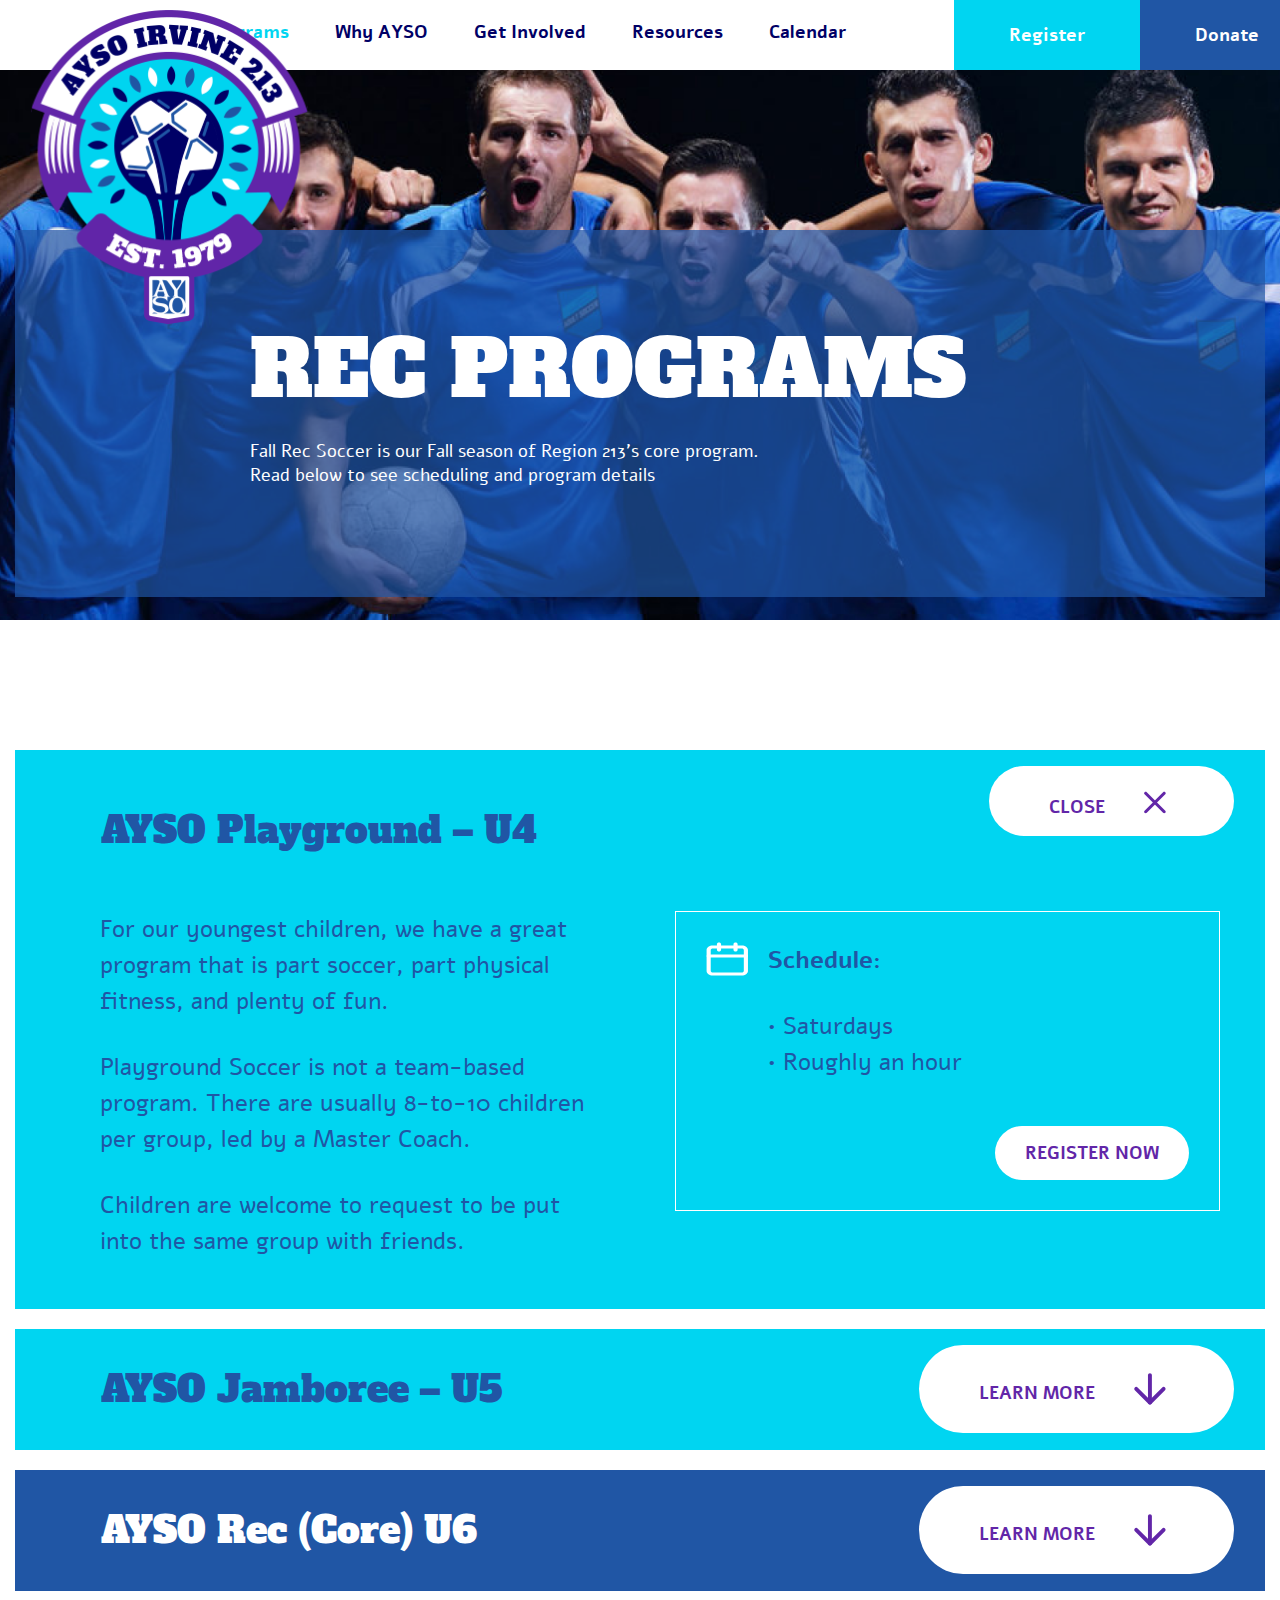
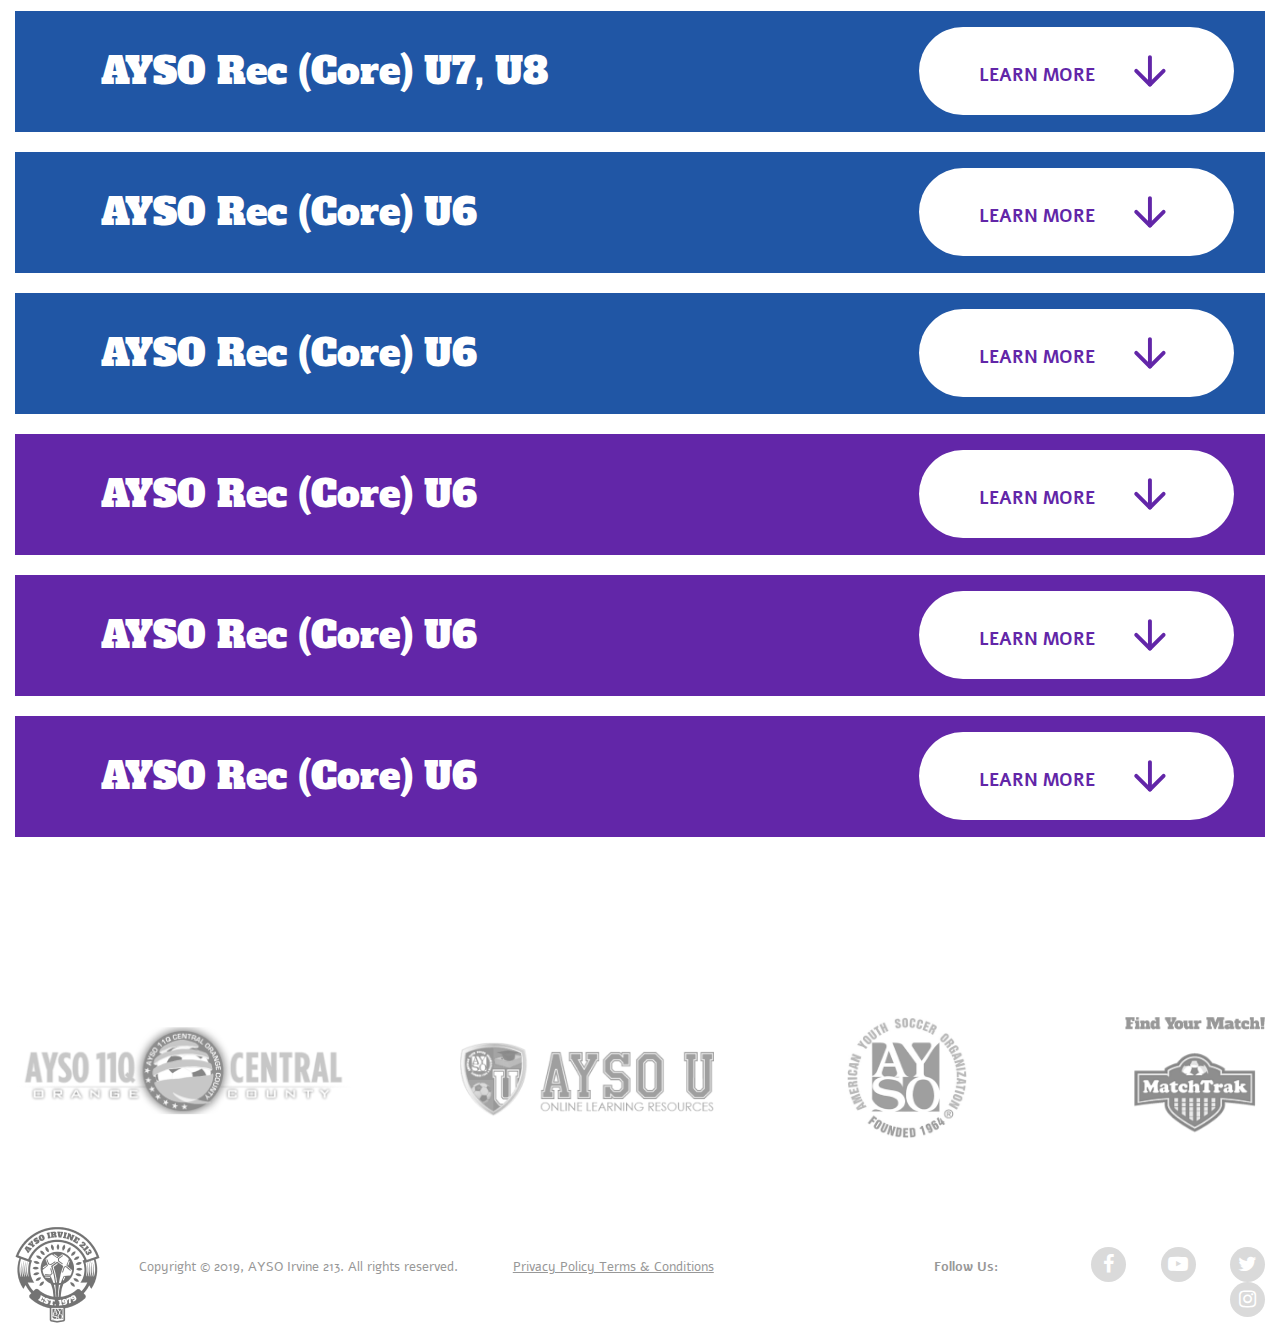
<file: rec_program.html>
<!DOCTYPE html>
<html lang="en">

<head>
  <meta charset="UTF-8">
  <meta name="viewport" content="width=device-width, initial-scale=1.0">
  <title>Ayso Irbine 213</title>



  <link href="https://stackpath.bootstrapcdn.com/font-awesome/4.7.0/css/font-awesome.min.css" rel="stylesheet"
    integrity="sha384-wvfXpqpZZVQGK6TAh5PVlGOfQNHSoD2xbE+QkPxCAFlNEevoEH3Sl0sibVcOQVnN" crossorigin="anonymous">

  <link rel="preconnect" href="https://fonts.gstatic.com">
  <link href="https://fonts.googleapis.com/css2?family=Alfa+Slab+One&display=swap" rel="stylesheet">
  <link href="https://fonts.googleapis.com/css2?family=Alef:wght@400;700&display=swap" rel="stylesheet">

  <link rel="stylesheet" href="css/bootstrap.min.css">





  <link rel="stylesheet" href="css/style.css">
  <link rel="stylesheet" href="css/responsive.css">


</head>

<body>

  <!--=============================================================
                            Register modal start
         ============================================================-->

  <!-- Modal -->
  <div class="modal fade" id="exampleModal" tabindex="-1" role="dialog" aria-labelledby="exampleModalLabel"
    aria-hidden="true" data-backdrop="static" data-keyboard="false">
    <div class="modal-dialog" role="document">
      <div class="modal-content">
        <button type="button" class="close" data-dismiss="modal" aria-label="Close">
          <svg width="20" height="20" viewBox="0 0 20 20" fill="none" xmlns="http://www.w3.org/2000/svg">
            <rect x="2.57861" width="23.3387" height="3.64667" rx="1.82334" transform="rotate(45 2.57861 0)"
              fill="#6226A8" />
            <rect y="16.5032" width="23.3387" height="3.64667" rx="1.82334" transform="rotate(-45 0 16.5032)"
              fill="#6226A8" />
          </svg>
        </button>
        <div class="modal-header">
          <div class="container">
            <div class="title">
              <h2 class="title__heading">create New Account</h2>
            </div>
          </div>
        </div>
        <div class="modal-body">
          <div class="container">
            <form action="#">
              <div class="modal-input-fields">
                <div class="form-group">
                  <input type="email" class="form-control" placeholder="Email Address">
                </div>
                <div class="form-group">
                  <input type="text" class="form-control" placeholder="Create Username">
                </div>
                <div class="form-group">
                  <input type="password" class="form-control" placeholder="Password">
                </div>
                <div class="form-group">
                  <input type="password" class="form-control" placeholder="Confirm Password">
                </div>

              </div>
              <p class="modal_p">By Clicking Create Account you agree to the DICK’S TSHQ <br>
                <a href="#">Term of Service</a>, <a href="#">Privacy Policy</a> and <a href="#">License Agreement</a>
              </p>
              <button type="button" class="modal_btn_bottom" data-toggle="" data-target="">
                Create Account
              </button>
              <ul>
                <li class="modal_bottom_li_one">
                  Already have an Account? <a href="#">Sign in here</a>
                </li>
                <li class="modal_bottom_li_two">
                  <a href="#">Forgot your Username or Password?</a>
                </li>
              </ul>
            </form>
          </div>
        </div>
      </div>
    </div>
  </div>


  <!--=============================================================
                            Register modal end
         ============================================================-->

  <!--=============================================================
                            navbar start
         ============================================================-->


  <nav class="navbar navbar-expand-lg  menu">
    <div class="container">


      <a class="navbar-brand logo" href="index.html"><img src="images/navbar/logo.svg" alt=""></a>
      <button class="navbar-toggler navbar_bar" type="button" data-toggle="collapse"
        data-target="#navbarSupportedContent" aria-controls="navbarSupportedContent" aria-expanded="false"
        aria-label="Toggle navigation">
        <i class="fa fa-bars" aria-hidden="true"></i>

      </button>

      <div class="collapse navbar-collapse" id="navbarSupportedContent">
        <ul class="navbar-nav ml-auto">


          <li class="nav-item dropdown ayso_dropdown_menu ">
            <a class="nav-link dropdown-toggle ayso_dropdown_color ayso_dropdown_menu-first active_color" href="#"
              id="navbarDropdown" role="button" data-toggle="dropdown" aria-haspopup="true" aria-expanded="false">
              Programs
            </a>
            <div class="dropdown-menu" aria-labelledby="navbarDropdown">
              <a class="dropdown-item" href="programs.html">Core</a>
              <a class="dropdown-item active_color" href="rec_program.html">Rec</a>
              <a class="dropdown-item" href="fusion.html">Fusion</a>
              <a class="dropdown-item" href="summmercamp.html">Summer Camp</a>
              <a class="dropdown-item" href="winter.html">Winter ALL STARS</a>
              <a class="dropdown-item" href="united.html">UNITED</a>
            </div>
          </li>
          <li class="nav-item dropdown ayso_dropdown_menu">
            <a class="nav-link dropdown-toggle ayso_dropdown_color" href="#" id="navbarDropdown" role="button"
              data-toggle="dropdown" aria-haspopup="true" aria-expanded="false">
              Why AYSO
            </a>
            <div class="dropdown-menu" aria-labelledby="navbarDropdown">
              <a class="dropdown-item" href="about.html">About</a>
              <a class="dropdown-item" href="#">Philosophy</a>

            </div>
          </li>
          <li class="nav-item dropdown ayso_dropdown_menu">
            <a class="nav-link dropdown-toggle ayso_dropdown_color" href="#" id="navbarDropdown" role="button"
              data-toggle="dropdown" aria-haspopup="true" aria-expanded="false">
              Get Involved
            </a>
            <div class="dropdown-menu" aria-labelledby="navbarDropdown">
              <a class="dropdown-item" href="volunteer.html">Volunteer</a>
              <a class="dropdown-item" href="#">Donate</a>
              <a class="dropdown-item" href="#">Helpful Links</a>

            </div>
          </li>
          <li class="nav-item dropdown ayso_dropdown_menu">
            <a class="nav-link dropdown-toggle ayso_dropdown_color" href="#" id="navbarDropdown" role="button"
              data-toggle="dropdown" aria-haspopup="true" aria-expanded="false">
              Resources
            </a>
            <div class="dropdown-menu" aria-labelledby="navbarDropdown">
              <a class="dropdown-item" href="faq.html">FAQ</a>
              <a class="dropdown-item" href="program_fees.html">Fees</a>


            </div>
          </li>
          <li class="nav-item dropdown ayso_dropdown_menu ayso_dropdown_menu-last ">
            <a class="nav-link dropdown-toggle ayso_dropdown_color" href="#" id="navbarDropdown" role="button"
              data-toggle="dropdown" aria-haspopup="true" aria-expanded="false">
              Calendar
            </a>
            <div class="dropdown-menu" aria-labelledby="navbarDropdown">
              <a class="dropdown-item" href="seassion_clander.html">MATCHTRAK
              </a>



            </div>
          </li>
          <a class="Nav_btn" data-toggle="modal" data-target="#exampleModal" href="#">Register</a>
          <a class="Nav_btn Nav_btn-right" href="#">Donate</a>

        </ul>

      </div>
    </div>
  </nav>


  <!--=============================================================
                            navbar end
         ============================================================-->


  <!--=============================================================
                            rec program header start
         ============================================================-->

  <section id="rec_program">
    <div class="container">
      <div class="rec_program_header_text">
        <h1>
          Rec Programs
        </h1>
        <p>
          Fall Rec Soccer is our Fall season of Region 213's core program. Read below to see scheduling and program
          details
        </p>
      </div>

    </div>
  </section>


  <!--=============================================================
                            rec program header end
         ============================================================-->

  <!--=============================================================
                            rec program accordian start
         ============================================================-->


  <section id="rec_program_accordian">
    <div class="container">
      <div id="accordion">
        <div class="card">
          <div class="card-header " id="headingOne">
            <h5 class="mb-0">
              <button class="btn btn-link " data-toggle="collapse" data-target="#collapseOne" aria-expanded="true"
                aria-controls="collapseOne">
                AYSO Playground – U4

                <div class="rec_program_accordian_expand">
                  <p>Learn More</p>
                  <img src="images/rec_program/arrow_down.svg" alt="arrow_down">
                </div>
                <div class="rec_program_accordian_cross ">
                  <p>Close</p>
                  <img src="images/rec_program/cross.svg" alt="cross">
                </div>
              </button>
            </h5>
          </div>

          <div id="collapseOne" class="collapse show" aria-labelledby="headingOne" data-parent="#accordion">
            <div class="card-body">
              <div class="row">
                <div class="col-lg-6">
                  <div class="rec_accordian_left">
                    <p>
                      For our youngest children, we have a great program that is part soccer, part physical fitness, and
                      plenty of fun.




                    </p>
                    <p>
                      Playground Soccer is not a team-based program. There are usually 8-to-10 children per group, led
                      by a Master Coach.
                    </p>
                    <p>
                      Children are welcome to request to be put into the same group with friends.
                    </p>
                  </div>
                </div>
                <div class="col-lg-6">
                  <div class="rec_accordian_right">
                    <div class="rec_accordian_main">
                      <div class="rec_accordian_icon">
                        <img src="images/rec_program/icon1.svg" alt="icon">
                      </div>
                      <div class="rec_accordian_text">
                        <p>Schedule:</p>

                        <ul>
                          <li>• Saturdays
                          </li>
                          <li>• Roughly an hour</li>
                        </ul>

                      </div>
                    </div>
                    <div class="rec_accordian_text_btn_main">
                      <a class="rec_accordian_text_btn" href="#"> REGISTER NOW</a>
                    </div>
                  </div>
                </div>
              </div>
            </div>
          </div>
        </div>

        <div class="card ">
          <div class="card-header card-header_02 " id="headingTwo">
            <h5 class="mb-0">
              <button class="btn btn-link collapsed " data-toggle="collapse" data-target="#collapseTwo"
                aria-expanded="true" aria-controls="#collapseTwo">
                AYSO Jamboree – U5

                <div class="rec_program_accordian_expand">
                  <p>Learn More</p>




                  <img src="images/rec_program/arrow_down.svg" alt="arrow_down">
                </div>
                <div class="rec_program_accordian_cross ">
                  <p>Close</p>
                  <img src="images/rec_program/cross.svg" alt="cross">
                </div>
              </button>
            </h5>
          </div>

          <div id="collapseTwo" class="collapse" aria-labelledby="headingTwo" data-parent="#accordion">
            <div class="card-body ">
              <div class="row">
                <div class="col-lg-6">
                  <div class="rec_accordian_left">
                    <p>
                      Our under-5 players get to enjoy our Jamboree Soccer, a great program to introduce players and
                      parents to the game. In U5 we also make use of a Master Coach and train a handful of U5 parents to
                      help the Master Coach work with the kids.








                    </p>
                    <p>
                      This program is more about basic development, communication, fine motor skills, fitness, and
                      developing a love of the game through encouragement.
                    </p>

                  </div>
                </div>
                <div class="col-lg-6">
                  <div class="rec_accordian_right">
                    <div class="rec_accordian_main">
                      <div class="rec_accordian_icon">
                        <img src="images/rec_program/icon1.svg" alt="icon">
                      </div>
                      <div class="rec_accordian_text">
                        <p>Schedule:</p>






                        <ul>
                          <li>• Saturdays
                          </li>
                          <li> • 40 minutes of fun drills and practice </li>
                          <li> • 30-minute scrimmage against another team</li>
                        </ul>

                      </div>
                    </div>

                  </div>
                </div>
              </div>
            </div>
          </div>
        </div>





        <div class="card">
          <div class="card-header " id="headingThree">
            <h5 class="mb-0">
              <button class="btn btn-link collapsed  color_blue" data-toggle="collapse" data-target="#collapseThree"
                aria-expanded="true" aria-controls="#collapseThree">
                AYSO Rec (Core) U6

                <div class="rec_program_accordian_expand">
                  <p>Learn More</p>




                  <img src="images/rec_program/arrow_down.svg" alt="arrow_down">
                </div>
                <div class="rec_program_accordian_cross ">
                  <p>Close</p>
                  <img src="images/rec_program/cross.svg" alt="cross">
                </div>
              </button>
            </h5>
          </div>

          <div id="collapseThree" class="collapse" aria-labelledby="headingThree" data-parent="#accordion">
            <div class="card-body card-body_02">
              <div class="row">
                <div class="col-lg-6">
                  <div class="rec_accordian_left">
                    <p>
                      Our under-5 players get to enjoy our Jamboree Soccer, a great program to introduce players and
                      parents to the game. In U5 we also make use of a Master Coach and train a handful of U5 parents to
                      help the Master Coach work with the kids.








                    </p>
                    <p>
                      This program is more about basic development, communication, fine motor skills, fitness, and
                      developing a love of the game through encouragement.
                    </p>

                  </div>
                </div>
                <div class="col-lg-6">
                  <div class="rec_accordian_right">
                    <div class="rec_accordian_main">
                      <div class="rec_accordian_icon">
                        <img src="images/rec_program/icon1.svg" alt="icon">
                      </div>
                      <div class="rec_accordian_text">
                        <p>Schedule:</p>






                        <ul>
                          <li>• Saturdays
                          </li>
                          <li> • 40 minutes of fun drills and practice </li>
                          <li> • 30-minute scrimmage against another team</li>
                        </ul>

                      </div>
                    </div>

                  </div>
                </div>
              </div>
            </div>
          </div>
        </div>

        <div class="card">
          <div class="card-header " id="headingFour">
            <h5 class="mb-0">
              <button class="btn btn-link collapsed  color_blue" data-toggle="collapse" data-target="#collapseFour"
                aria-expanded="true" aria-controls="#collapseFour">
                AYSO Rec (Core) U7, U8

                <div class="rec_program_accordian_expand">
                  <p>Learn More</p>




                  <img src="images/rec_program/arrow_down.svg" alt="arrow_down">
                </div>
                <div class="rec_program_accordian_cross ">
                  <p>Close</p>
                  <img src="images/rec_program/cross.svg" alt="cross">
                </div>
              </button>
            </h5>
          </div>

          <div id="collapseFour" class="collapse" aria-labelledby="headingFour" data-parent="#accordion">
            <div class="card-body card-body_02">
              <div class="row">
                <div class="col-lg-6">
                  <div class="rec_accordian_left">
                    <p>
                      Our program for the kids in these age groups begins the more traditional AYSO season experience.










                    </p>
                    <p>
                      Players at this age may be more mature than the U5u or U6, but the focus is on not developing
                      players beyond their level.
                    </p>

                  </div>
                </div>
                <div class="col-lg-6">
                  <div class="rec_accordian_right">
                    <div class="rec_accordian_main">
                      <div class="rec_accordian_icon">
                        <img src="images/rec_program/icon1.svg" alt="icon">
                      </div>
                      <div class="rec_accordian_text">
                        <p> Practice:</p>

                        <ul>
                          <li> • 1 per week for U7 and twice per week at U8
                          </li>
                          <li> • Schedule set by coach for convenience </li>
                          <li> • Typically early evening, e.g. 5:00 </li>
                        </ul>

                        <p> Games:</p>

                        <ul>
                          <li> • On Saturdays
                          </li>
                          <li> • About an hour </li>
                          <li>
                            • Matches: 4v4 </li>
                        </ul>








                      </div>
                    </div>

                  </div>
                </div>
              </div>
            </div>
          </div>
        </div>

        <div class="card">
          <div class="card-header " id="headingFive">
            <h5 class="mb-0">
              <button class="btn btn-link collapsed  color_blue" data-toggle="collapse" data-target="#collapseFive"
                aria-expanded="true" aria-controls="#collapseFive">
                AYSO Rec (Core) U6

                <div class="rec_program_accordian_expand">
                  <p>Learn More</p>




                  <img src="images/rec_program/arrow_down.svg" alt="arrow_down">
                </div>
                <div class="rec_program_accordian_cross ">
                  <p>Close</p>
                  <img src="images/rec_program/cross.svg" alt="cross">
                </div>
              </button>
            </h5>
          </div>

          <div id="collapseFive" class="collapse" aria-labelledby="headingFive" data-parent="#accordion">
            <div class="card-body card-body_02">
              <div class="row">
                <div class="col-lg-6">
                  <div class="rec_accordian_left">
                    <p>
                      Our under-5 players get to enjoy our Jamboree Soccer, a great program to introduce players and
                      parents to the game. In U5 we also make use of a Master Coach and train a handful of U5 parents to
                      help the Master Coach work with the kids.








                    </p>
                    <p>
                      This program is more about basic development, communication, fine motor skills, fitness, and
                      developing a love of the game through encouragement.
                    </p>

                  </div>
                </div>
                <div class="col-lg-6">
                  <div class="rec_accordian_right">
                    <div class="rec_accordian_main">
                      <div class="rec_accordian_icon">
                        <img src="images/rec_program/icon1.svg" alt="icon">
                      </div>
                      <div class="rec_accordian_text">
                        <p>Schedule:</p>






                        <ul>
                          <li>• Saturdays
                          </li>
                          <li> • 40 minutes of fun drills and practice </li>
                          <li> • 30-minute scrimmage against another team</li>
                        </ul>

                      </div>
                    </div>

                  </div>
                </div>
              </div>
            </div>
          </div>
        </div>

        <div class="card">
          <div class="card-header " id="headingSix">
            <h5 class="mb-0">
              <button class="btn btn-link collapsed  color_blue" data-toggle="collapse" data-target="#collapseSix"
                aria-expanded="true" aria-controls="#collapseSix">
                AYSO Rec (Core) U6

                <div class="rec_program_accordian_expand">
                  <p>Learn More</p>




                  <img src="images/rec_program/arrow_down.svg" alt="arrow_down">
                </div>
                <div class="rec_program_accordian_cross ">
                  <p>Close</p>
                  <img src="images/rec_program/cross.svg" alt="cross">
                </div>
              </button>
            </h5>
          </div>

          <div id="collapseSix" class="collapse" aria-labelledby="headingSix" data-parent="#accordion">
            <div class="card-body card-body_02">
              <div class="row">
                <div class="col-lg-6">
                  <div class="rec_accordian_left">
                    <p>
                      Our under-5 players get to enjoy our Jamboree Soccer, a great program to introduce players and
                      parents to the game. In U5 we also make use of a Master Coach and train a handful of U5 parents to
                      help the Master Coach work with the kids.








                    </p>
                    <p>
                      This program is more about basic development, communication, fine motor skills, fitness, and
                      developing a love of the game through encouragement.
                    </p>

                  </div>
                </div>
                <div class="col-lg-6">
                  <div class="rec_accordian_right">
                    <div class="rec_accordian_main">
                      <div class="rec_accordian_icon">
                        <img src="images/rec_program/icon1.svg" alt="icon">
                      </div>
                      <div class="rec_accordian_text">
                        <p>Schedule:</p>






                        <ul>
                          <li>• Saturdays
                          </li>
                          <li> • 40 minutes of fun drills and practice </li>
                          <li> • 30-minute scrimmage against another team</li>
                        </ul>

                      </div>
                    </div>

                  </div>
                </div>
              </div>
            </div>
          </div>
        </div>




        <div class="card">
          <div class="card-header " id="headingSeven">
            <h5 class="mb-0">
              <button class="btn btn-link collapsed  color_blue color_purple" data-toggle="collapse"
                data-target="#collapseSeven" aria-expanded="true" aria-controls="#collapseSeven">
                AYSO Rec (Core) U6

                <div class="rec_program_accordian_expand">
                  <p>Learn More</p>




                  <img src="images/rec_program/arrow_down.svg" alt="arrow_down">
                </div>
                <div class="rec_program_accordian_cross ">
                  <p>Close</p>
                  <img src="images/rec_program/cross.svg" alt="cross">
                </div>
              </button>
            </h5>
          </div>

          <div id="collapseSeven" class="collapse" aria-labelledby="headingSeven" data-parent="#accordion">
            <div class="card-body card-body_02 card-body_03">
              <div class="row">
                <div class="col-lg-6">
                  <div class="rec_accordian_left">
                    <p>
                      Our under-5 players get to enjoy our Jamboree Soccer, a great program to introduce players and
                      parents to the game. In U5 we also make use of a Master Coach and train a handful of U5 parents to
                      help the Master Coach work with the kids.








                    </p>
                    <p>
                      This program is more about basic development, communication, fine motor skills, fitness, and
                      developing a love of the game through encouragement.
                    </p>

                  </div>
                </div>
                <div class="col-lg-6">
                  <div class="rec_accordian_right">
                    <div class="rec_accordian_main">
                      <div class="rec_accordian_icon">
                        <img src="images/rec_program/icon1.svg" alt="icon">
                      </div>
                      <div class="rec_accordian_text">
                        <p>Schedule:</p>






                        <ul>
                          <li>• Saturdays
                          </li>
                          <li> • 40 minutes of fun drills and practice </li>
                          <li> • 30-minute scrimmage against another team</li>
                        </ul>

                      </div>
                    </div>

                  </div>
                </div>
              </div>
            </div>
          </div>
        </div>
        <div class="card">
          <div class="card-header " id="headingEight">
            <h5 class="mb-0">
              <button class="btn btn-link collapsed  color_blue color_purple" data-toggle="collapse"
                data-target="#collapseEight" aria-expanded="true" aria-controls="#collapseEight">
                AYSO Rec (Core) U6

                <div class="rec_program_accordian_expand">
                  <p>Learn More</p>




                  <img src="images/rec_program/arrow_down.svg" alt="arrow_down">
                </div>
                <div class="rec_program_accordian_cross ">
                  <p>Close</p>
                  <img src="images/rec_program/cross.svg" alt="cross">
                </div>
              </button>
            </h5>
          </div>

          <div id="collapseEight" class="collapse" aria-labelledby="headingEight" data-parent="#accordion">
            <div class="card-body card-body_02 card-body_03">
              <div class="row">
                <div class="col-lg-6">
                  <div class="rec_accordian_left">
                    <p>
                      Our under-5 players get to enjoy our Jamboree Soccer, a great program to introduce players and
                      parents to the game. In U5 we also make use of a Master Coach and train a handful of U5 parents to
                      help the Master Coach work with the kids.








                    </p>
                    <p>
                      This program is more about basic development, communication, fine motor skills, fitness, and
                      developing a love of the game through encouragement.
                    </p>

                  </div>
                </div>
                <div class="col-lg-6">
                  <div class="rec_accordian_right">
                    <div class="rec_accordian_main">
                      <div class="rec_accordian_icon">
                        <img src="images/rec_program/icon1.svg" alt="icon">
                      </div>
                      <div class="rec_accordian_text">
                        <p>Schedule:</p>






                        <ul>
                          <li>• Saturdays
                          </li>
                          <li> • 40 minutes of fun drills and practice </li>
                          <li> • 30-minute scrimmage against another team</li>
                        </ul>

                      </div>
                    </div>

                  </div>
                </div>
              </div>
            </div>
          </div>
        </div>
        <div class="card">
          <div class="card-header " id="headingNine">
            <h5 class="mb-0">
              <button class="btn btn-link collapsed  color_blue color_purple" data-toggle="collapse"
                data-target="#collapseNine" aria-expanded="true" aria-controls="#collapseNine">
                AYSO Rec (Core) U6

                <div class="rec_program_accordian_expand">
                  <p>Learn More</p>




                  <img src="images/rec_program/arrow_down.svg" alt="arrow_down">
                </div>
                <div class="rec_program_accordian_cross ">
                  <p>Close</p>
                  <img src="images/rec_program/cross.svg" alt="cross">
                </div>
              </button>
            </h5>
          </div>

          <div id="collapseNine" class="collapse" aria-labelledby="headingNine" data-parent="#accordion">
            <div class="card-body card-body_02 card-body_03">
              <div class="row">
                <div class="col-lg-6">
                  <div class="rec_accordian_left">
                    <p>
                      Our under-5 players get to enjoy our Jamboree Soccer, a great program to introduce players and
                      parents to the game. In U5 we also make use of a Master Coach and train a handful of U5 parents to
                      help the Master Coach work with the kids.








                    </p>
                    <p>
                      This program is more about basic development, communication, fine motor skills, fitness, and
                      developing a love of the game through encouragement.
                    </p>

                  </div>
                </div>
                <div class="col-lg-6">
                  <div class="rec_accordian_right">
                    <div class="rec_accordian_main">
                      <div class="rec_accordian_icon">
                        <img src="images/rec_program/icon1.svg" alt="icon">
                      </div>
                      <div class="rec_accordian_text">
                        <p>Schedule:</p>






                        <ul>
                          <li>• Saturdays
                          </li>
                          <li> • 40 minutes of fun drills and practice </li>
                          <li> • 30-minute scrimmage against another team</li>
                        </ul>

                      </div>
                    </div>

                  </div>
                </div>
              </div>
            </div>
          </div>
        </div>




      </div>
    </div>
  </section>


  <!--=============================================================
                            rec program accordian end
         ============================================================-->
  <!--=============================================================
                            footer start
         ============================================================-->

  <section id="footer">
    <div class="container">
      <div class="footer_brand">
        <div class="row">
          <div class="col-lg-4 col-md-6">
            <div class="photo photo-first">
              <img src="images/footer/image01.png" alt="image">
            </div>
          </div>
          <div class="col-lg-3 col-md-6">
            <div class="photo photo-second">
              <img class="img_second" src="images/footer/image02.png" alt="image">
            </div>
          </div>
          <div class="col-lg-3 col-md-6">
            <div class="photo photo-third">
              <img src="images/footer/image03.png" alt="image">
            </div>
          </div>
          <div class="col-lg-2 col-md-6">
            <div class="photo photo-fourth">
              <img class="img_fourt" src="images/footer/image04.png" alt="image">
            </div>
          </div>

        </div>
      </div>
      <div class="footer_bottom">
        <div class="row">
          <div class="col-lg-7">
            <div class="footer_bottom_left">
              <div class="row">
                <div class="col-lg-2">
                  <img src="images/footer/footer_logo.png" alt="footer_logo">
                </div>
                <div class="col-lg-6">
                  <span class="footer_copyright">Copyright © 2019, AYSO Irvine 213. All rights reserved.</span>
                </div>
                <div class="col-lg-4">
                  <span class="footer_terms">Privacy Policy Terms & Conditions</span>
                </div>
              </div>
            </div>
          </div>
          <div class="col-lg-5">
            <div class="footer_bottom_right">
              <div class="row">
                <div class="col-lg-6">
                  <div class="follw_us_text">
                    <span class="footer_follow">Follow Us:</span>
                  </div>
                </div>
                <div class="col-lg-6">
                  <div class="footer_socialicons">
                    <ul>
                      <li class="no_margin"><a href="#"><i class="fa fa-facebook" aria-hidden="true"></i></a></li>
                      <li><a href="#"><i class="fa fa-youtube-play" aria-hidden="true"></i></a></li>
                      <li><a href="#"><i class="fa fa-twitter" aria-hidden="true"></i></a></li>
                      <li><a href="#"><i class="fa fa-instagram" aria-hidden="true"></i></a></li>
                    </ul>
                  </div>
                </div>
              </div>
            </div>
          </div>
        </div>
      </div>
    </div>
  </section>
  <!--=============================================================
                            footer end
         ============================================================-->











  <script src="js/jquery-1.12.4.min.js"></script>
  <script src="js/popper.min.js"></script>
  <script src="js/bootstrap.min.js"></script>


  <script src="js/script.js"></script>
</body>

</html>
</file>
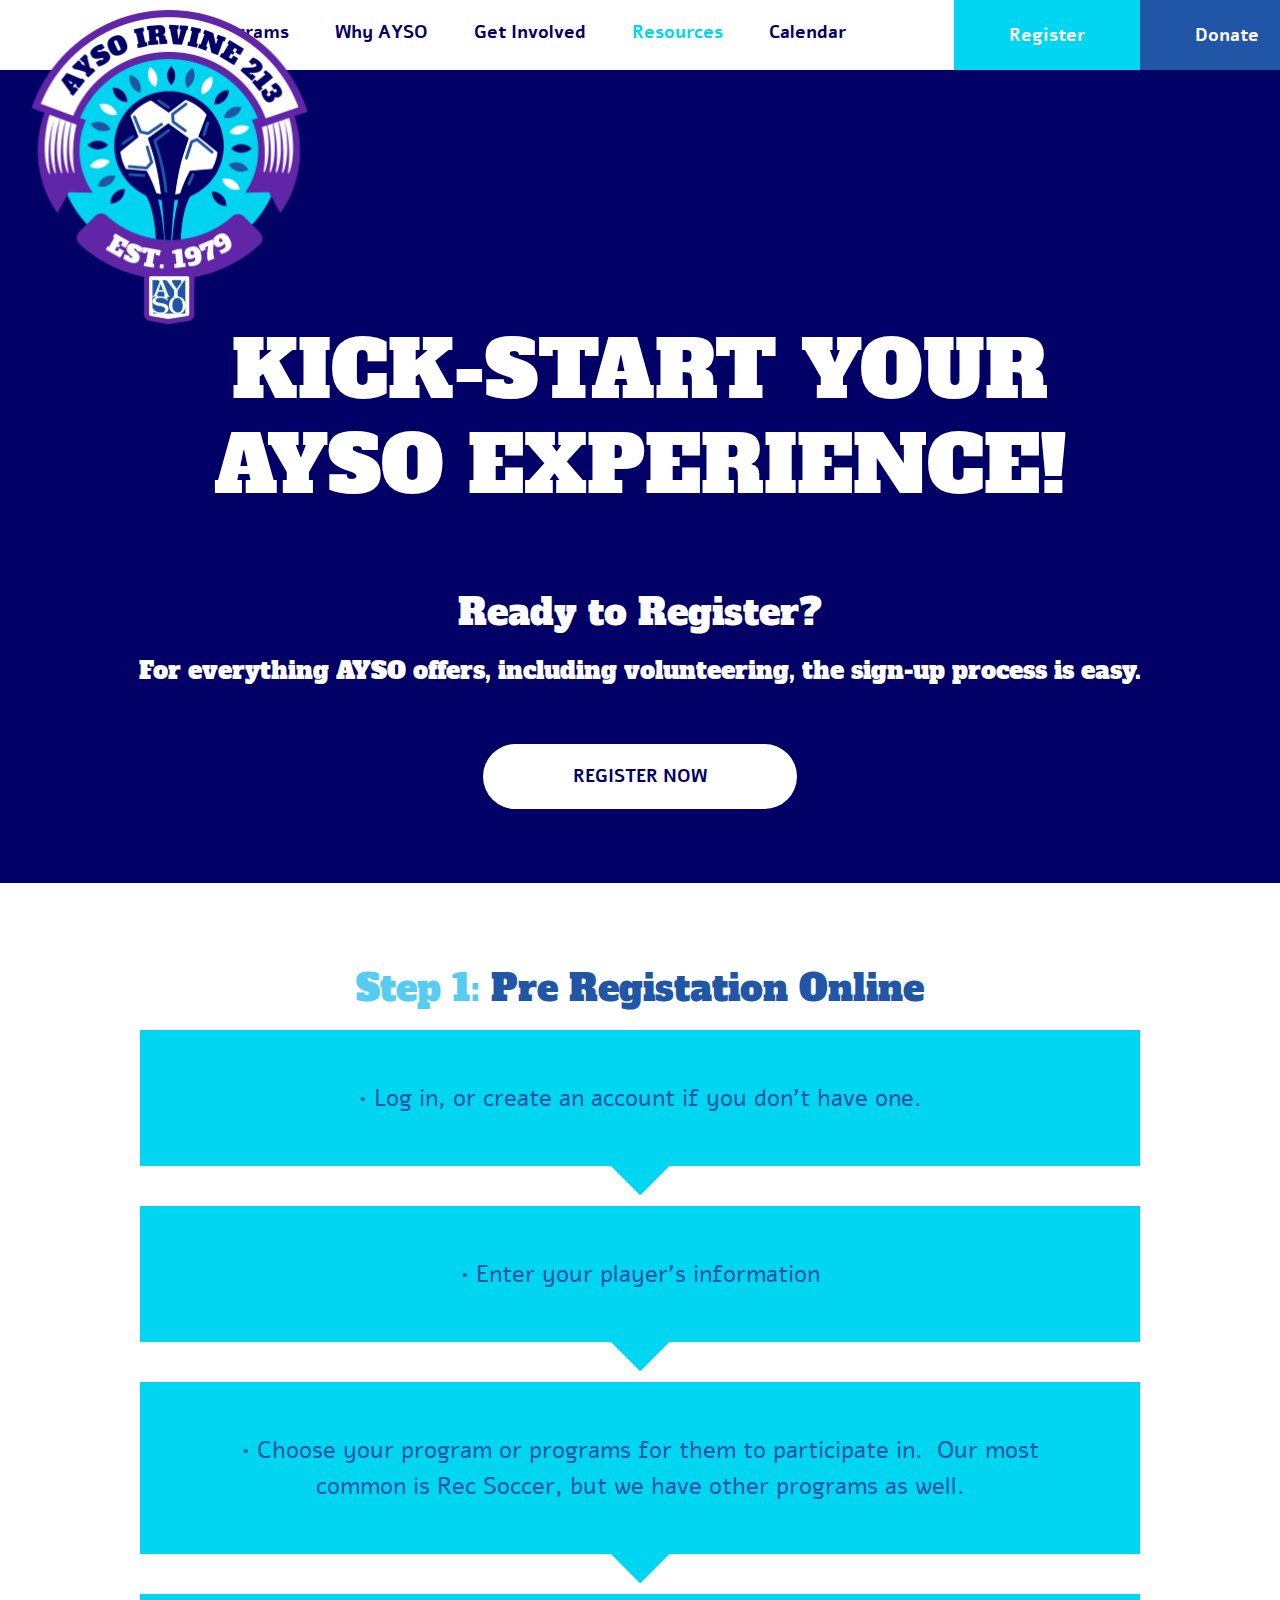
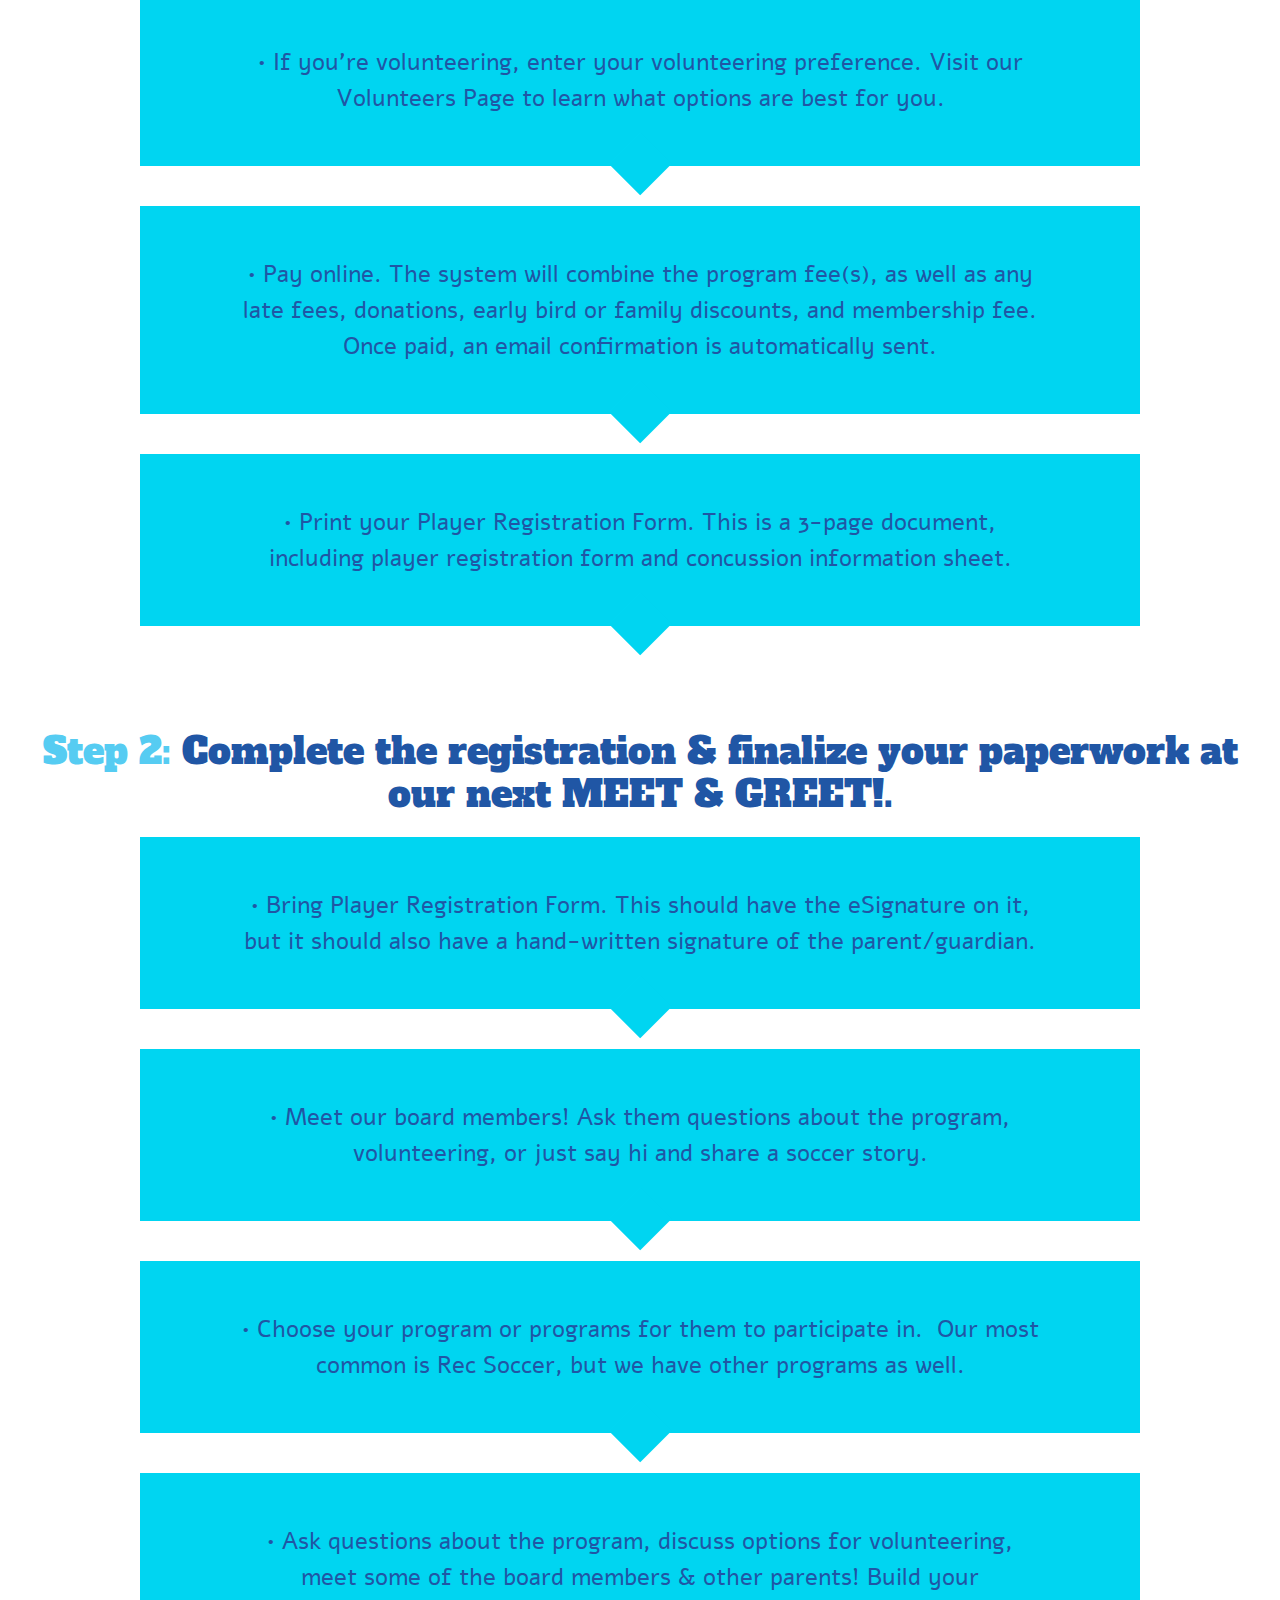
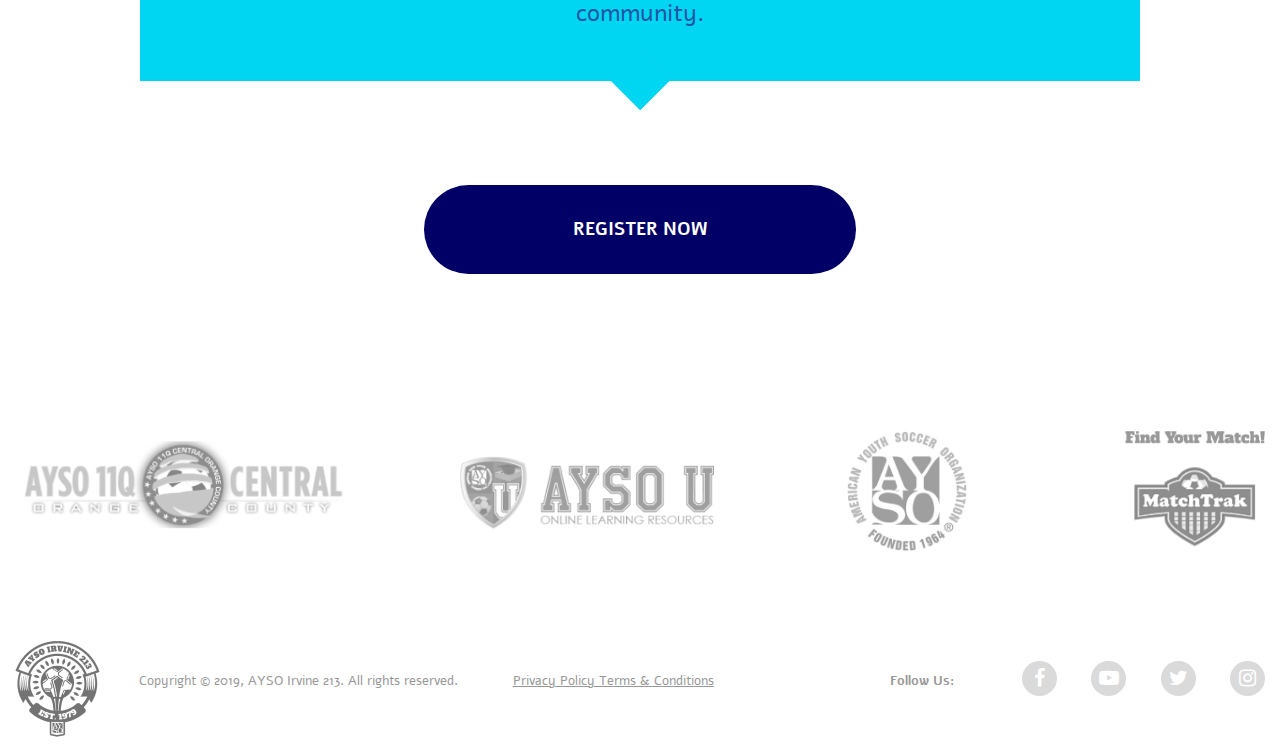
<file: registation.html>
<!DOCTYPE html>
<html lang="en">

<head>
  <meta charset="UTF-8">
  <meta name="viewport" content="width=device-width, initial-scale=1.0">
  <title>Ayso Irbine 213</title>



  <link href="https://stackpath.bootstrapcdn.com/font-awesome/4.7.0/css/font-awesome.min.css" rel="stylesheet"
    integrity="sha384-wvfXpqpZZVQGK6TAh5PVlGOfQNHSoD2xbE+QkPxCAFlNEevoEH3Sl0sibVcOQVnN" crossorigin="anonymous">

  <link rel="preconnect" href="https://fonts.gstatic.com">
  <link href="https://fonts.googleapis.com/css2?family=Alfa+Slab+One&display=swap" rel="stylesheet">
  <link href="https://fonts.googleapis.com/css2?family=Alef:wght@400;700&display=swap" rel="stylesheet">

  <link rel="stylesheet" href="css/bootstrap.min.css">





  <link rel="stylesheet" href="css/style.css">
  <link rel="stylesheet" href="css/responsive.css">


</head>

<body>
  <!--=============================================================
                            Register modal start
         ============================================================-->

  <!-- Modal -->
  <div class="modal fade" id="exampleModal" tabindex="-1" role="dialog" aria-labelledby="exampleModalLabel"
    aria-hidden="true" data-backdrop="static" data-keyboard="false">
    <div class="modal-dialog" role="document">
      <div class="modal-content">
        <button type="button" class="close" data-dismiss="modal" aria-label="Close">
          <svg width="20" height="20" viewBox="0 0 20 20" fill="none" xmlns="http://www.w3.org/2000/svg">
            <rect x="2.57861" width="23.3387" height="3.64667" rx="1.82334" transform="rotate(45 2.57861 0)"
              fill="#6226A8" />
            <rect y="16.5032" width="23.3387" height="3.64667" rx="1.82334" transform="rotate(-45 0 16.5032)"
              fill="#6226A8" />
          </svg>
        </button>
        <div class="modal-header">
          <div class="container">
            <div class="title">
              <h2 class="title__heading">create New Account</h2>
            </div>
          </div>
        </div>
        <div class="modal-body">
          <div class="container">
            <form action="#">
              <div class="modal-input-fields">
                <div class="form-group">
                  <input type="email" class="form-control" placeholder="Email Address">
                </div>
                <div class="form-group">
                  <input type="text" class="form-control" placeholder="Create Username">
                </div>
                <div class="form-group">
                  <input type="password" class="form-control" placeholder="Password">
                </div>
                <div class="form-group">
                  <input type="password" class="form-control" placeholder="Confirm Password">
                </div>

              </div>
              <p class="modal_p">By Clicking Create Account you agree to the DICK’S TSHQ <br>
                <a href="#">Term of Service</a>, <a href="#">Privacy Policy</a> and <a href="#">License Agreement</a>
              </p>
              <button type="button" class="modal_btn_bottom" data-toggle="" data-target="">
                Create Account
              </button>
              <ul>
                <li class="modal_bottom_li_one">
                  Already have an Account? <a href="#">Sign in here</a>
                </li>
                <li class="modal_bottom_li_two">
                  <a href="#">Forgot your Username or Password?</a>
                </li>
              </ul>
            </form>
          </div>
        </div>
      </div>
    </div>
  </div>


  <!--=============================================================
                          Register modal end
       ============================================================-->
  <!--=============================================================
                          navbar start
       ============================================================-->


  <nav class="navbar navbar-expand-lg  menu">
    <div class="container">
      <a class="navbar-brand logo" href="index.html"><img src="images/navbar/logo.svg" alt=""></a>
      <button class="navbar-toggler navbar_bar" type="button" data-toggle="collapse"
        data-target="#navbarSupportedContent" aria-controls="navbarSupportedContent" aria-expanded="false"
        aria-label="Toggle navigation">
        <i class="fa fa-bars" aria-hidden="true"></i>
      </button>
      <div class="collapse navbar-collapse" id="navbarSupportedContent">
        <ul class="navbar-nav ml-auto">
          <li class="nav-item dropdown ayso_dropdown_menu ">
            <a class="nav-link dropdown-toggle ayso_dropdown_color ayso_dropdown_menu-first" href="#"
              id="navbarDropdown" role="button" data-toggle="dropdown" aria-haspopup="true" aria-expanded="false">
              Programs
            </a>
            <div class="dropdown-menu" aria-labelledby="navbarDropdown">
              <a class="dropdown-item" href="programs.html">Core</a>
              <a class="dropdown-item" href="rec_program.html">Rec</a>
              <a class="dropdown-item" href="fusion.html">Fusion</a>
              <a class="dropdown-item" href="summmercamp.html">Summer Camp</a>
              <a class="dropdown-item" href="winter.html">Winter ALL STARS</a>
              <a class="dropdown-item" href="united.html">UNITED</a>
            </div>
          </li>
          <li class="nav-item dropdown ayso_dropdown_menu">
            <a class="nav-link dropdown-toggle ayso_dropdown_color" href="#" id="navbarDropdown" role="button"
              data-toggle="dropdown" aria-haspopup="true" aria-expanded="false">
              Why AYSO
            </a>
            <div class="dropdown-menu" aria-labelledby="navbarDropdown">
              <a class="dropdown-item" href="about.html">About</a>
              <a class="dropdown-item" href="#">Philosophy</a>
            </div>
          </li>
          <li class="nav-item dropdown ayso_dropdown_menu">
            <a class="nav-link dropdown-toggle ayso_dropdown_color" href="#" id="navbarDropdown" role="button"
              data-toggle="dropdown" aria-haspopup="true" aria-expanded="false">
              Get Involved
            </a>
            <div class="dropdown-menu" aria-labelledby="navbarDropdown">
              <a class="dropdown-item" href="volunteer.html">Volunteer</a>
              <a class="dropdown-item" href="#">Donate</a>
              <a class="dropdown-item" href="#">Helpful Links</a>
            </div>
          </li>
          <li class="nav-item dropdown ayso_dropdown_menu">
            <a class="nav-link dropdown-toggle ayso_dropdown_color active_color" href="#" id="navbarDropdown"
              role="button" data-toggle="dropdown" aria-haspopup="true" aria-expanded="false">
              Resources
            </a>
            <div class="dropdown-menu" aria-labelledby="navbarDropdown">
              <a class="dropdown-item" href="faq.html">FAQ</a>
              <a class="dropdown-item" href="program_fees.html">Fees</a>
            </div>
          </li>
          <li class="nav-item dropdown ayso_dropdown_menu ayso_dropdown_menu-last ">
            <a class="nav-link dropdown-toggle ayso_dropdown_color" href="#" id="navbarDropdown" role="button"
              data-toggle="dropdown" aria-haspopup="true" aria-expanded="false">
              Calendar
            </a>
            <div class="dropdown-menu" aria-labelledby="navbarDropdown">
              <a class="dropdown-item" href="seassion_clander.html">MATCHTRAK
              </a>
            </div>
          </li>
          <a class="Nav_btn" data-toggle="modal" data-target="#exampleModal" href="#">Register</a>
          <a class="Nav_btn Nav_btn-right" href="#">Donate</a>
        </ul>
      </div>
    </div>
  </nav>

  <!--=============================================================
                          navbar end
       ============================================================-->

  <!-- --------------------navbar end------------------------------------ -->

  <section id="resources-banner">
    <div class="container">
      <div class="row">
        <div class="col-lg-12 col-sm-12 col-md-12">
          <div class="heading">
            <h1>KICK-START YOUR <br> AYSO EXPERIENCE!</h1>
            <P>Ready to Register? <br>
              <span> For everything AYSO offers, including volunteering, the sign-up process is easy. </span>
            </P>
            <a href="">REGISTER NOW</a>
          </div>
        </div>
      </div>
    </div>
  </section>
  <section id="resources-steps">
    <div class="container">
      <div class="row">
        <div class="col-lg-12 col-sm-12 col-md-12">
          <div class="heading">
            <h2>Step 1: <span>Pre Registation Online</span></h2>
          </div>
        </div>
      </div>
      <div class="row">
        <div class="col-lg-12 col-sm-12 col-md-12">
          <div class="box">
            <img src="./images/Rectangle 2.1.png" alt="">
            <p>• Log in, or create an account if you don't have one.</p>
          </div>
        </div>
        <div class="col-lg-12 col-sm-12 col-md-12">
          <div class="box">
            <img src="./images/Rectangle 2.1.png" alt="">
            <p>• Enter your player’s information</p>
          </div>
        </div>
        <div class="col-lg-12 col-sm-12 col-md-12">
          <div class="box">
            <img src="./images/Rectangle 2.1.png" alt="">
            <p>• Choose your program or programs for them to participate in.  Our most common is Rec Soccer, but we have
              other programs as well. </p>
          </div>
        </div>
        <div class="col-lg-12 col-sm-12 col-md-12">
          <div class="box">
            <img src="./images/Rectangle 2.1.png" alt="">
            <p>
              • If you’re volunteering, enter your volunteering preference. Visit our Volunteers Page to learn what
              options are best for you.</p>
          </div>
        </div>
        <div class="col-lg-12 col-sm-12 col-md-12">
          <div class="box">
            <img src="./images/Rectangle 2.1.png" alt="">
            <p>• Pay online. The system will combine the program fee(s), as well as any late fees, donations, early bird
              or family discounts, and membership fee. Once paid, an email confirmation is automatically sent.</p>
          </div>
        </div>
        <div class="col-lg-12 col-sm-12 col-md-12">
          <div class="box">
            <img src="./images/Rectangle 2.1.png" alt="">
            <p>• Print your Player Registration Form. This is a 3-page document, including player registration form and
              concussion information sheet.</p>
          </div>
        </div>
      </div>
      <div class="row">
        <div class="col-lg-12 col-sm-12 col-md-12">
          <div class="heading">
            <h2>Step 2: <span>Complete the registration & finalize your paperwork at our next MEET & GREET!.</span></h2>
          </div>
        </div>
      </div>
      <div class="row">
        <div class="col-lg-12 col-sm-12 col-md-12">
          <div class="box">
            <img src="./images/Rectangle 2.1.png" alt="">
            <p>• Bring Player Registration Form. This should have the eSignature on it, but it should also have a
              hand-written signature of the parent/guardian.</p>
          </div>
        </div>
        <div class="col-lg-12 col-sm-12 col-md-12">
          <div class="box">
            <img src="./images/Rectangle 2.1.png" alt="">
            <p>• Meet our board members! Ask them questions about the program, volunteering, or just say hi and share a
              soccer story.</p>
          </div>
        </div>
        <div class="col-lg-12 col-sm-12 col-md-12">
          <div class="box">
            <img src="./images/Rectangle 2.1.png" alt="">
            <p>• Choose your program or programs for them to participate in.  Our most common is Rec Soccer, but we have
              other programs as well. </p>
          </div>
        </div>
        <div class="col-lg-12 col-sm-12 col-md-12">
          <div class="box">
            <img src="./images/Rectangle 2.1.png" alt="">
            <p>
              • Ask questions about the program, discuss options for volunteering, meet some of the board members &
              other parents! Build your community.</p>
          </div>
        </div>
        <div class="reg">
          <a href="">REGISTER NOW</a>
        </div>
      </div>
    </div>
  </section>

  <!--=============================================================
                            footer start
         ============================================================-->

  <section id="footer">
    <div class="container">
      <div class="footer_brand">
        <div class="row">
          <div class="col-lg-4 col-md-6">
            <div class="photo photo-first">
              <img src="images/footer/image01.png" alt="image">
            </div>
          </div>
          <div class="col-lg-3 col-md-6">
            <div class="photo photo-second">
              <img class="img_second" src="images/footer/image02.png" alt="image">
            </div>
          </div>
          <div class="col-lg-3 col-md-6">
            <div class="photo photo-third">
              <img src="images/footer/image03.png" alt="image">
            </div>
          </div>
          <div class="col-lg-2 col-md-6">
            <div class="photo photo-fourth">
              <img class="img_fourt" src="images/footer/image04.png" alt="image">
            </div>
          </div>
        </div>
      </div>
      <div class="footer_bottom">
        <div class="row">
          <div class="col-lg-7">
            <div class="footer_bottom_left">
              <div class="row">
                <div class="col-lg-2">
                  <img src="images/footer/footer_logo.png" alt="footer_logo">
                </div>
                <div class="col-lg-6">
                  <span class="footer_copyright">Copyright © 2019, AYSO Irvine 213. All rights reserved.</span>
                </div>
                <div class="col-lg-4">
                  <span class="footer_terms">Privacy Policy Terms & Conditions</span>
                </div>
              </div>
            </div>
          </div>
          <div class="col-lg-5">
            <div class="footer_bottom_right">
              <div class="row">
                <div class="col-lg-5">
                  <div class="follw_us_text">
                    <span class="footer_follow">Follow Us:</span>
                  </div>
                </div>
                <div class="col-lg-7">
                  <div class="footer_socialicons">
                    <ul>
                      <li class="no_margin"><a href="#"><i class="fa fa-facebook" aria-hidden="true"></i></a></li>
                      <li><a href="#"><i class="fa fa-youtube-play" aria-hidden="true"></i></a></li>
                      <li><a href="#"><i class="fa fa-twitter" aria-hidden="true"></i></a></li>
                      <li><a href="#"><i class="fa fa-instagram" aria-hidden="true"></i></a></li>
                    </ul>
                  </div>
                </div>
              </div>
            </div>
          </div>
        </div>
      </div>
    </div>
  </section>

  <!--=============================================================
                            footer end
         ============================================================-->
























  <script src="js/jquery-1.12.4.min.js"></script>
  <script src="js/popper.min.js"></script>
  <script src="js/bootstrap.min.js"></script>


  <script src="js/script.js"></script>
</body>

</html>
</file>
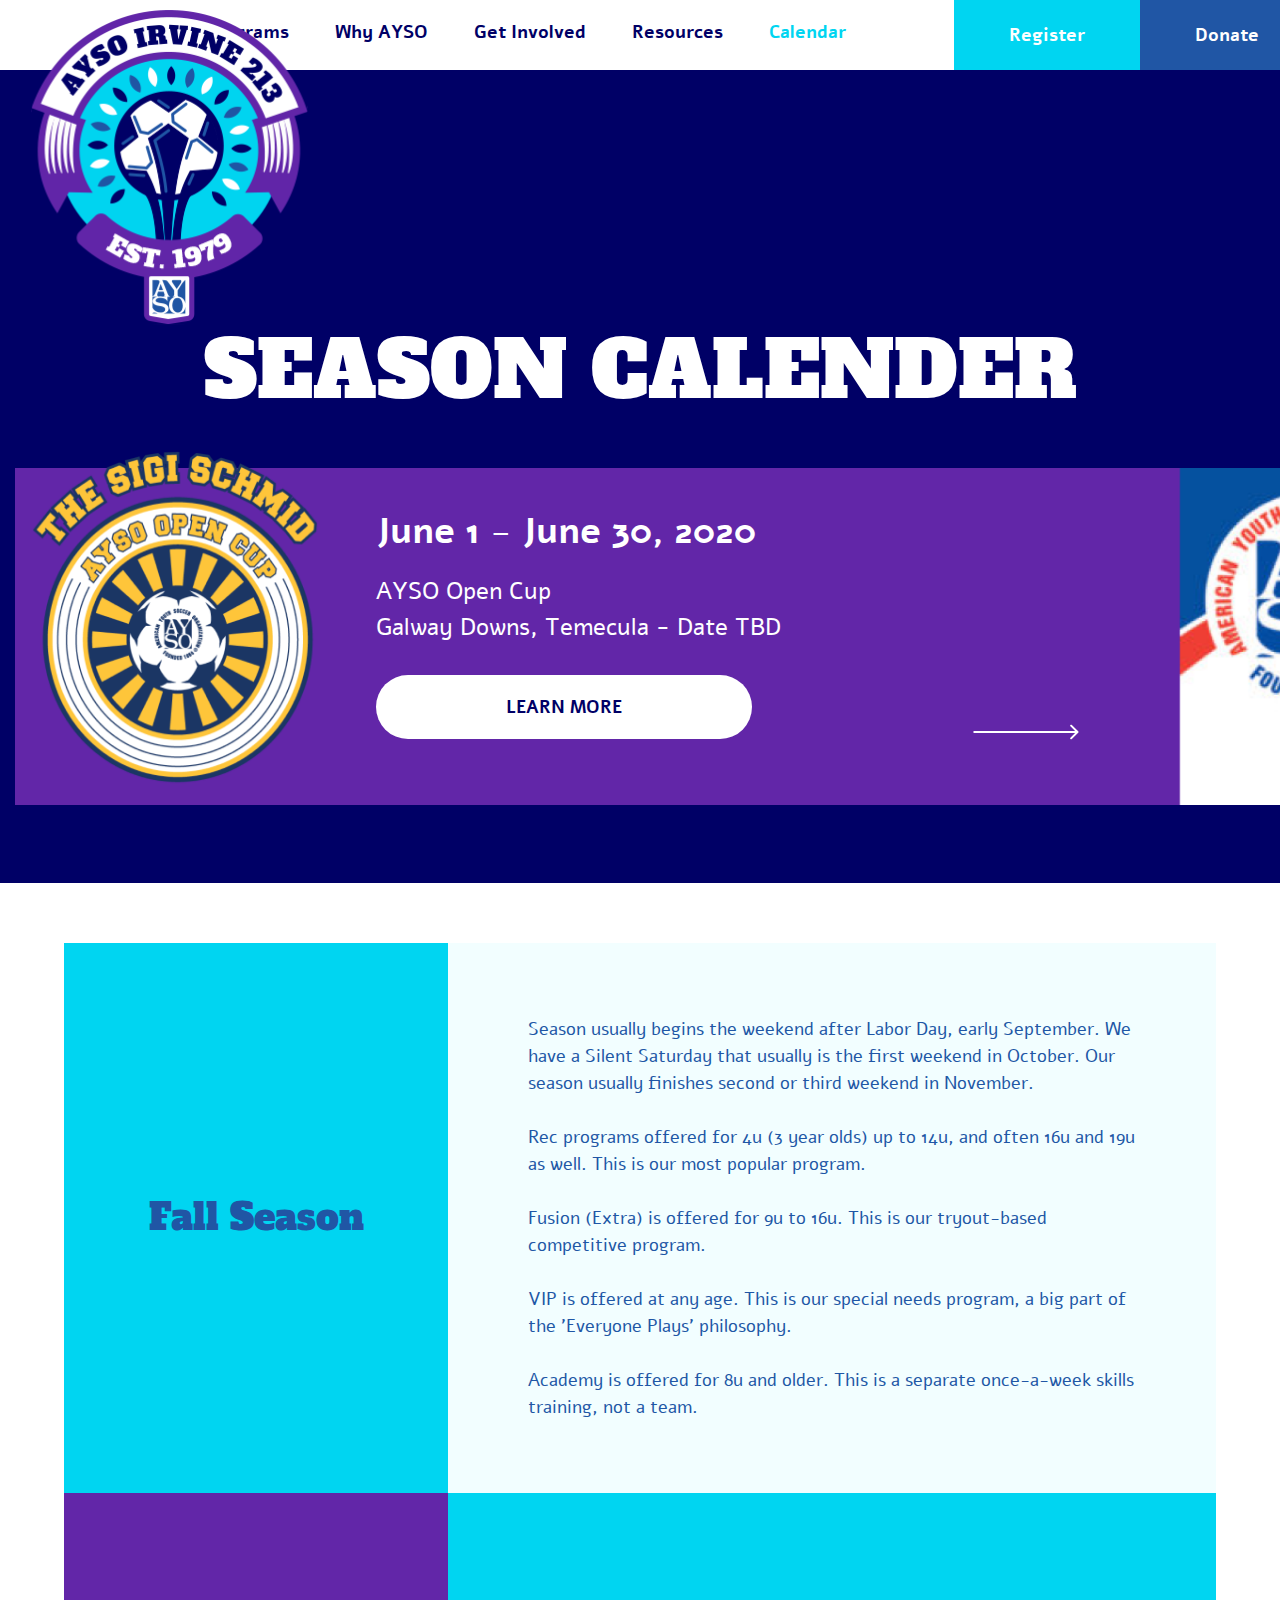
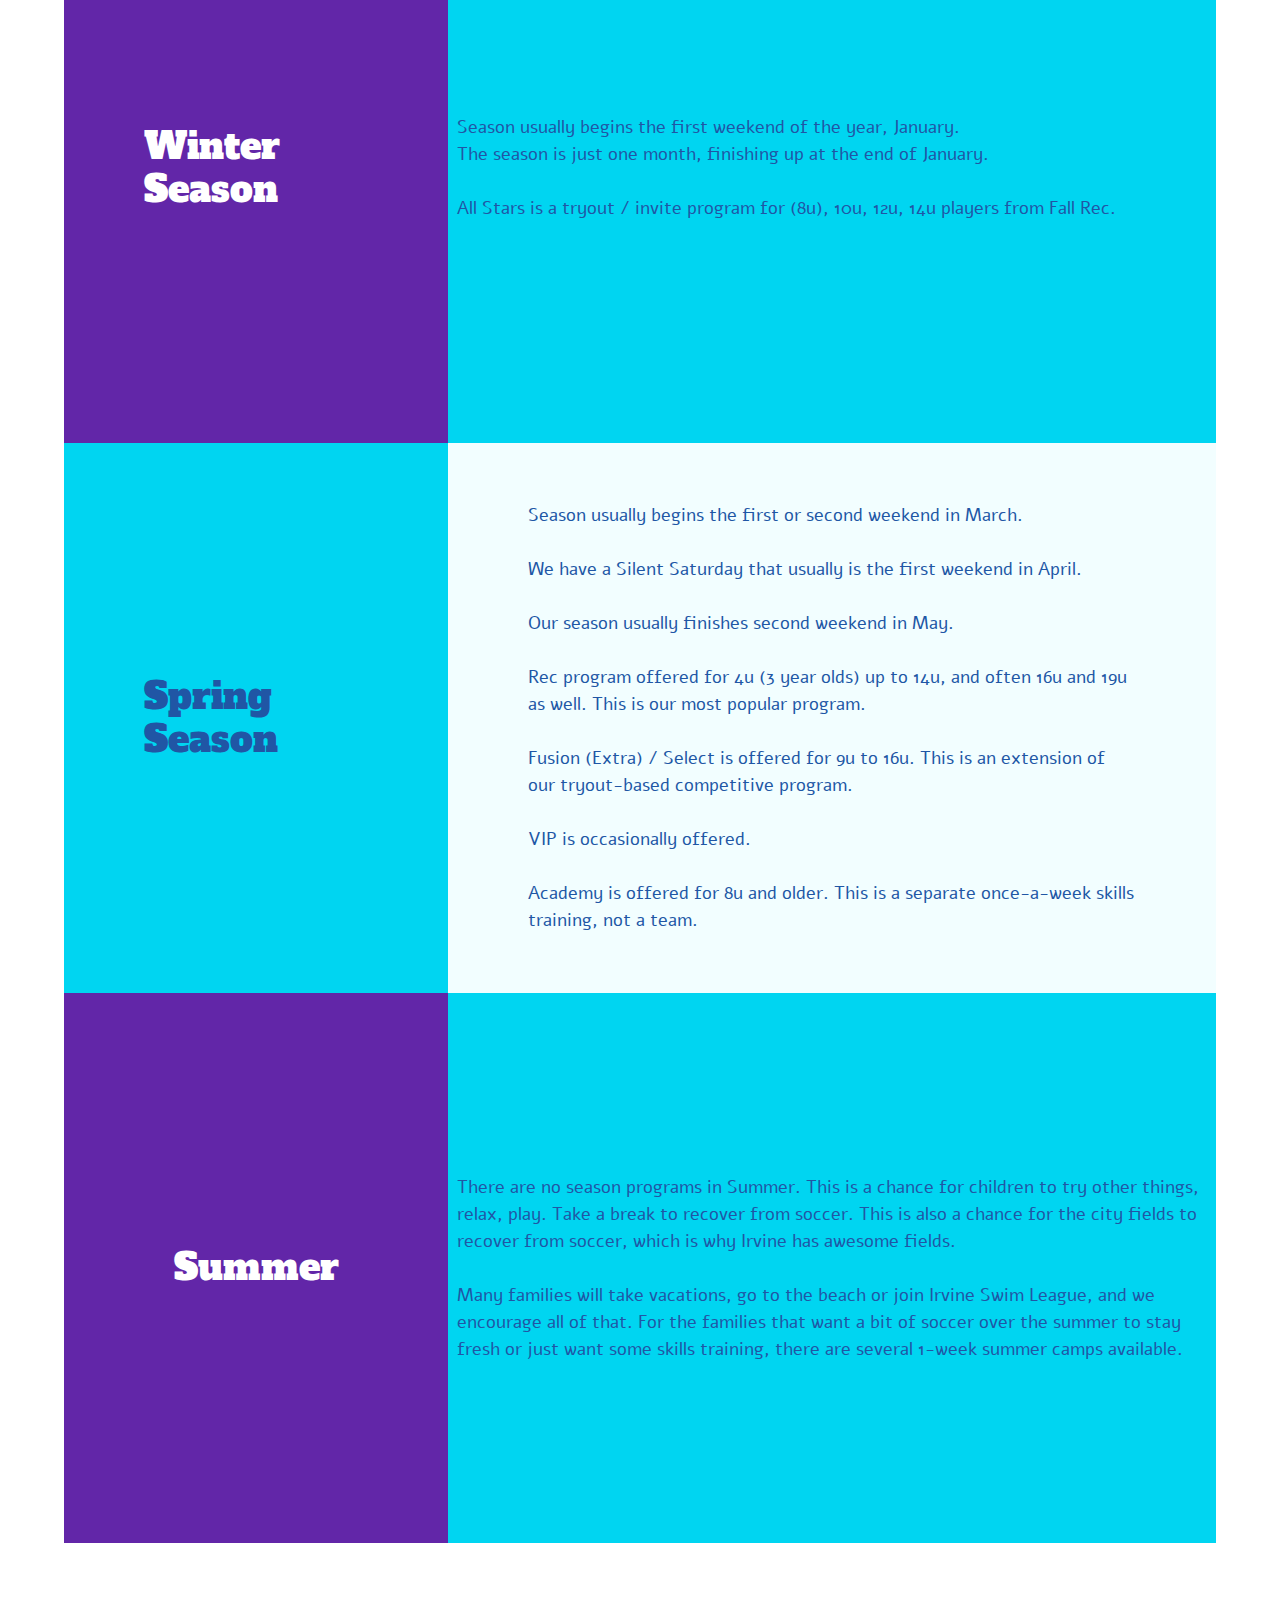
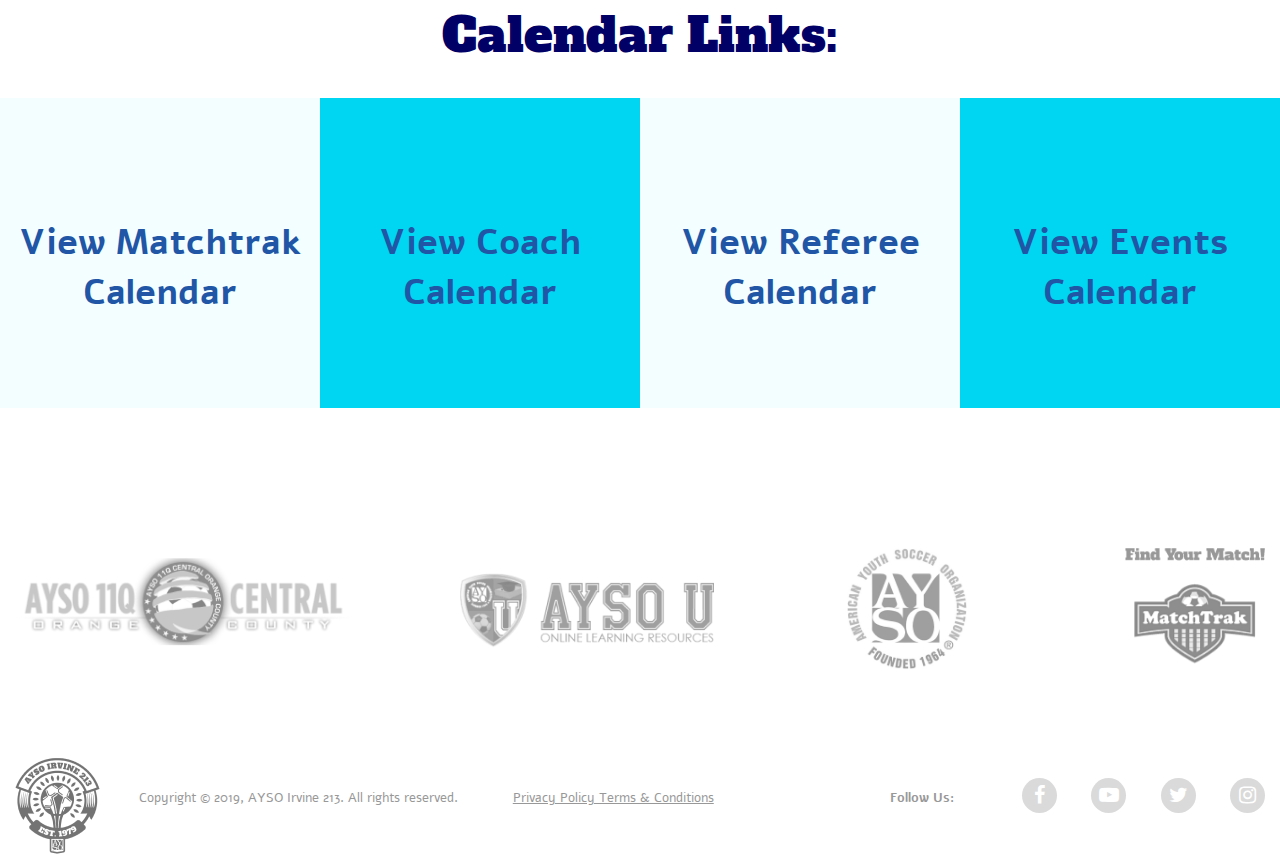
<file: seassion_clander.html>
<!DOCTYPE html>
<html lang="en">
<head>
    <meta charset="UTF-8">
     <meta name="viewport" content="width=device-width, initial-scale=1.0">
    <title>Ayso Irbine 213</title>
    
    
    
    <link href="https://stackpath.bootstrapcdn.com/font-awesome/4.7.0/css/font-awesome.min.css" rel="stylesheet" integrity="sha384-wvfXpqpZZVQGK6TAh5PVlGOfQNHSoD2xbE+QkPxCAFlNEevoEH3Sl0sibVcOQVnN" crossorigin="anonymous">
    
    <link rel="preconnect" href="https://fonts.gstatic.com">
    <link href="https://fonts.googleapis.com/css2?family=Alfa+Slab+One&display=swap" rel="stylesheet">
    <link href="https://fonts.googleapis.com/css2?family=Alef:wght@400;700&display=swap" rel="stylesheet">
    
    <link rel="stylesheet" href="css/bootstrap.min.css">
    
    
    
    
    
    <link rel="stylesheet" href="css/style.css">
    <link rel="stylesheet" href="css/responsive.css">
        
        
</head>
<body>
    <!--=============================================================
                            Register modal start
         ============================================================-->

  <!-- Modal -->
  <div class="modal fade" id="exampleModal" tabindex="-1" role="dialog" aria-labelledby="exampleModalLabel"
    aria-hidden="true" data-backdrop="static" data-keyboard="false">
    <div class="modal-dialog" role="document">
      <div class="modal-content">
        <button type="button" class="close" data-dismiss="modal" aria-label="Close">
          <svg width="20" height="20" viewBox="0 0 20 20" fill="none" xmlns="http://www.w3.org/2000/svg">
            <rect x="2.57861" width="23.3387" height="3.64667" rx="1.82334" transform="rotate(45 2.57861 0)"
              fill="#6226A8" />
            <rect y="16.5032" width="23.3387" height="3.64667" rx="1.82334" transform="rotate(-45 0 16.5032)"
              fill="#6226A8" />
          </svg>
        </button>
        <div class="modal-header">
          <div class="container">
            <div class="title">
              <h2 class="title__heading">create New Account</h2>
            </div>
          </div>
        </div>
        <div class="modal-body">
          <div class="container">
            <form action="#">
              <div class="modal-input-fields">
                <div class="form-group">
                  <input type="email" class="form-control" placeholder="Email Address">
                </div>
                <div class="form-group">
                  <input type="text" class="form-control" placeholder="Create Username">
                </div>
                <div class="form-group">
                  <input type="password" class="form-control" placeholder="Password">
                </div>
                <div class="form-group">
                  <input type="password" class="form-control" placeholder="Confirm Password">
                </div>

              </div>
              <p class="modal_p">By Clicking Create Account you agree to the DICK’S TSHQ <br>
                <a href="#">Term of Service</a>, <a href="#">Privacy Policy</a> and <a href="#">License Agreement</a>
              </p>
              <button type="button" class="modal_btn_bottom" data-toggle="" data-target="">
                Create Account
              </button>
              <ul>
                <li class="modal_bottom_li_one">
                  Already have an Account? <a href="#">Sign in here</a>
                </li>
                <li class="modal_bottom_li_two">
                  <a href="#">Forgot your Username or Password?</a>
                </li>
              </ul>
            </form>
          </div>
        </div>
      </div>
    </div>
  </div>


  <!--=============================================================
                            Register modal end
         ============================================================-->
  <!--=============================================================
                            navbar start
         ============================================================-->


  <nav class="navbar navbar-expand-lg  menu">
    <div class="container">
      <a class="navbar-brand logo" href="index.html"><img src="images/navbar/logo.svg" alt=""></a>
      <button class="navbar-toggler navbar_bar" type="button" data-toggle="collapse"
        data-target="#navbarSupportedContent" aria-controls="navbarSupportedContent" aria-expanded="false"
        aria-label="Toggle navigation">
        <i class="fa fa-bars" aria-hidden="true"></i>
      </button>
      <div class="collapse navbar-collapse" id="navbarSupportedContent">
        <ul class="navbar-nav ml-auto">
          <li class="nav-item dropdown ayso_dropdown_menu ">
            <a class="nav-link dropdown-toggle ayso_dropdown_color ayso_dropdown_menu-first" href="#"
              id="navbarDropdown" role="button" data-toggle="dropdown" aria-haspopup="true" aria-expanded="false">
              Programs
            </a>
            <div class="dropdown-menu" aria-labelledby="navbarDropdown">
              <a class="dropdown-item" href="programs.html">Core</a>
              <a class="dropdown-item" href="rec_program.html">Rec</a>
              <a class="dropdown-item" href="fusion.html">Fusion</a>
              <a class="dropdown-item" href="summmercamp.html">Summer Camp</a>
              <a class="dropdown-item" href="winter.html">Winter ALL STARS</a>
              <a class="dropdown-item" href="united.html">UNITED</a>
            </div>
          </li>
          <li class="nav-item dropdown ayso_dropdown_menu">
            <a class="nav-link dropdown-toggle ayso_dropdown_color" href="#" id="navbarDropdown" role="button"
              data-toggle="dropdown" aria-haspopup="true" aria-expanded="false">
              Why AYSO
            </a>
            <div class="dropdown-menu" aria-labelledby="navbarDropdown">
              <a class="dropdown-item" href="about.html">About</a>
              <a class="dropdown-item" href="#">Philosophy</a>
            </div>
          </li>
          <li class="nav-item dropdown ayso_dropdown_menu">
            <a class="nav-link dropdown-toggle ayso_dropdown_color" href="#" id="navbarDropdown" role="button"
              data-toggle="dropdown" aria-haspopup="true" aria-expanded="false">
              Get Involved
            </a>
            <div class="dropdown-menu" aria-labelledby="navbarDropdown">
              <a class="dropdown-item" href="volunteer.html">Volunteer</a>
              <a class="dropdown-item" href="#">Donate</a>
              <a class="dropdown-item" href="#">Helpful Links</a>
            </div>
          </li>
          <li class="nav-item dropdown ayso_dropdown_menu">
            <a class="nav-link dropdown-toggle ayso_dropdown_color" href="#" id="navbarDropdown" role="button"
              data-toggle="dropdown" aria-haspopup="true" aria-expanded="false">
              Resources
            </a>
            <div class="dropdown-menu" aria-labelledby="navbarDropdown">
              <a class="dropdown-item" href="faq.html">FAQ</a>
              <a class="dropdown-item" href="program_fees.html">Fees</a>
            </div>
          </li>
          <li class="nav-item dropdown ayso_dropdown_menu ayso_dropdown_menu-last ">
            <a class="nav-link dropdown-toggle ayso_dropdown_color active_color" href="#" id="navbarDropdown" role="button"
              data-toggle="dropdown" aria-haspopup="true" aria-expanded="false">
              Calendar
            </a>
            <div class="dropdown-menu" aria-labelledby="navbarDropdown">
              <a class="dropdown-item active_color" href="seassion_clander.html">MATCHTRAK
              </a>
            </div>
          </li>
          <a class="Nav_btn" data-toggle="modal" data-target="#exampleModal" href="#">Register</a>
          <a class="Nav_btn Nav_btn-right" href="#">Donate</a>
        </ul>
      </div>
    </div>
  </nav>

  <!--=============================================================
                            navbar end
         ============================================================-->

<!-- --------------------navbar end------------------------------------ -->
         
         
            <!--=============================================================
                            seasion banner start 
         ============================================================-->
         
         <section id="seasion-banner">
          <div class="container">
           <div class="row">
             <div class="col-lg-12 col-sm-12 col-md-12">
            <div class="heading">
              <h1>SEASON CALENDER</h1>
            </div>
            <div class="row">
              <div class="col-lg-12 col-sm-12 col-md-12">
                <div class="box">
                  <div class="image">
                    <img class="left" src="./images/seassion/clander-left.png" alt="calender">
                  </div>
                  <div class="text">
                    <h6>June 1 - June 30, 2020</h6>
                    <p>AYSO Open Cup <br>
                      <span>Galway Downs, Temecula - Date TBD </span> </p>
                      <a class="seasion_banner_button" href="#"> Learn More</a>
                     <div class="seasion_banner_arrow_div">
                     <a href="#"> <img class="seasion_banner_arrow" src="images/seassion/seassion_arrow.svg" alt="seassion_arrow"></a>
                     </div>
                  </div>
                  <div class="image">
                    <img src="./images/seassion/clander-right.png" alt="calende">
                  </div>
                </div>
              </div>
            </div>
            </div>
           </div>
          </div>
        </section>
         
            
            <!--=============================================================
                            seasion banner end 
         ============================================================-->


           <!--=============================================================
                            seasion list start 
         ============================================================-->
         <section id="seasion-seasion-list">
            <div class="container">
              <div class="row">
                <div class="col-lg-4 col-sm-12">
                  <div class="left-box">
                    <div class="text">
                    <h4>Fall Season</h4>
                    </div>
                  </div>
                </div>
                <div class="col-lg-8 col-sm-12">
                  <div class="right-box">
                    <div class="text">
                      <p>Season usually begins the weekend after Labor Day, early September. We have a Silent Saturday that usually is the first weekend in October. Our season usually finishes second or third weekend in November.
                        <br><br>
                        Rec programs offered for 4u (3 year olds) up to 14u, and often 16u and 19u as well. This is our most popular program.
                        <br><br>
                        Fusion (Extra) is offered for 9u to 16u. This is our tryout-based competitive program.
                        <br><br>
                        VIP is offered at any age. This is our special needs program, a big part of the 'Everyone Plays' philosophy.
                        <br><br>
                        Academy is offered for 8u and older. This is a separate once-a-week skills training, not a team.
                        </p>
                    </div>
                  </div>
                </div>
              </div>
              <div class="row">
                <div class="col-lg-4 col-sm-12">
                  <div class="left-box-2nd">
                    <div class="text">
                      <h4>Winter Season</h4>
                      </div>
                  </div>
                </div>
                <div class="col-lg-8 col-sm-12 ">
                  <div class="right-box-2nd">
                    <div class="text">
                      <p>Season usually begins the first weekend of the year, January. <br>
                        The season is just one month, finishing up at the end of January.
                        <br><br>
                        
                        All Stars is a tryout / invite program for (8u), 10u, 12u, 14u players from Fall Rec.
                        </p>
                    </div>
                  </div>
                </div>
              </div>
              <div class="row">
                <div class="col-lg-4 col-sm-12">
                  <div class="left-box">
                    <div class="text">
                      <h4>Spring Season</h4>
                      </div>
                  </div>
                </div>
                <div class="col-lg-8 col-sm-12">
                  <div class="right-box">
                    <div class="text">
                      <p>Season usually begins the first or second weekend in March.
                        <br><br>
                        We have a Silent Saturday that usually is the first weekend in April.
                        <br><br>
                        Our season usually finishes second weekend in May.
                        <br><br>
                        Rec program offered for 4u (3 year olds) up to 14u, and often 16u and 19u as well. This is our most popular program.
                        <br><br>
                        Fusion (Extra) / Select is offered for 9u to 16u. This is an extension of our tryout-based competitive program.
                        <br><br>
                        VIP is occasionally offered.
                        <br><br>
                        Academy is offered for 8u and older. This is a separate once-a-week skills training, not a team.
                        </p>
                    </div>
                  </div>
                </div>
              </div>
              <div class="row">
                <div class="col-lg-4 col-sm-12">
                  <div class="left-box-2nd">
                    <div class="text">
                      <h4>Summer</h4>
                      </div>
                  </div>
                </div>
                <div class="col-lg-8 col-sm-12 ">
                  <div class="right-box-2nd">
                    <div class="text">
                      <p>There are no season programs in Summer. This is a chance for children to try other things, relax, play. Take a break to recover from soccer. This is also a chance for the city fields to recover from soccer, which is why Irvine has awesome fields.
                        <br><br>

                        Many families will take vacations, go to the beach or join Irvine Swim League, and we encourage all of that. For the families that want a bit of soccer over the summer to stay fresh or just want some skills training, there are several 1-week summer camps available.
                        </p>
                    </div>
                  </div>
                </div>
              </div>
            </div>
         </section>
     <!--=============================================================
                            seasion list end 
         ============================================================-->
         <!--=============================================================
                            seasion links start 
         ============================================================-->

         <div id="seasion_links_items">
           <div class="container">
             <div class="seasion_links_items_title">
               <h3>Calendar Links:</h3>
             </div>
             <div class="row">
               <div class="col-lg-3">
                 <a href="#"><div class="seasion_links_iteams_cards">
                  <p>View Matchtrak Calendar </p>
                </div></a>
               </div>
               <div class="col-lg-3">
                <a href="#"><div class="seasion_links_iteams_cards seasion_links_iteams_cards-blue ">
                  <p>View Coach Calendar  </p>
                </div></a>
              </div>
              <div class="col-lg-3">
                <a href="#"><div class="seasion_links_iteams_cards">
                  <p>View Referee Calendar </p>
                </div></a>
              </div>
              <div class="col-lg-3">
               <a href="#"> <div class="seasion_links_iteams_cards seasion_links_iteams_cards-blue">
                <p>View Events Calendar </p>
              </div></a>
              </div>
             </div>
           </div>
         </div>
         <!--=============================================================
                            seasion links end 
         ============================================================-->
         <!--=============================================================
                            footer start
         ============================================================-->

  <section id="footer">
    <div class="container">
      <div class="footer_brand">
        <div class="row">
          <div class="col-lg-4 col-md-6">
            <div class="photo photo-first">
              <img src="images/footer/image01.png" alt="image">
            </div>
          </div>
          <div class="col-lg-3 col-md-6">
            <div class="photo photo-second">
              <img  class="img_second" src="images/footer/image02.png" alt="image">
            </div>
          </div>
          <div class="col-lg-3 col-md-6">
            <div class="photo photo-third">
              <img  src="images/footer/image03.png" alt="image">
            </div>
          </div>
          <div class="col-lg-2 col-md-6">
            <div class="photo photo-fourth">
              <img class="img_fourt" src="images/footer/image04.png" alt="image">
            </div>
          </div>
        </div>
      </div>
      <div class="footer_bottom">
        <div class="row">
          <div class="col-lg-7">
            <div class="footer_bottom_left">
            <div class="row">
              <div class="col-lg-2">
                <img src="images/footer/footer_logo.png" alt="footer_logo">
              </div>
              <div class="col-lg-6">
                <span class="footer_copyright">Copyright © 2019, AYSO Irvine 213. All rights reserved.</span>
              </div>
              <div class="col-lg-4">
                <span class="footer_terms">Privacy Policy Terms & Conditions</span>
              </div>
            </div>
            </div>
          </div>
          <div class="col-lg-5">
            <div class="footer_bottom_right">
              <div class="row">
                <div class="col-lg-5">
                  <div class="follw_us_text">
                    <span class="footer_follow">Follow Us:</span>
                  </div>
                </div>
                <div class="col-lg-7">
                  <div class="footer_socialicons">
                    <ul>
                      <li class="no_margin"><a href="#"><i class="fa fa-facebook" aria-hidden="true"></i></a></li>
                      <li><a href="#"><i class="fa fa-youtube-play" aria-hidden="true"></i></a></li>
                      <li><a href="#"><i class="fa fa-twitter" aria-hidden="true"></i></a></li>
                      <li><a href="#"><i  class="fa fa-instagram" aria-hidden="true"></i></a></li>
                    </ul>
                  </div>
                </div>
              </div>
            </div>
          </div>
         
        </div>
      </div>
    </div>
  </section>

             <!--=============================================================
                            footer end
         ============================================================-->




         















    
    
    
    
    
    <script src="js/jquery-1.12.4.min.js"></script>
    <script src="js/popper.min.js"></script>
    <script src="js/bootstrap.min.js"></script>
    
    
    <script src="js/script.js"></script>
</body>
</html>
</file>
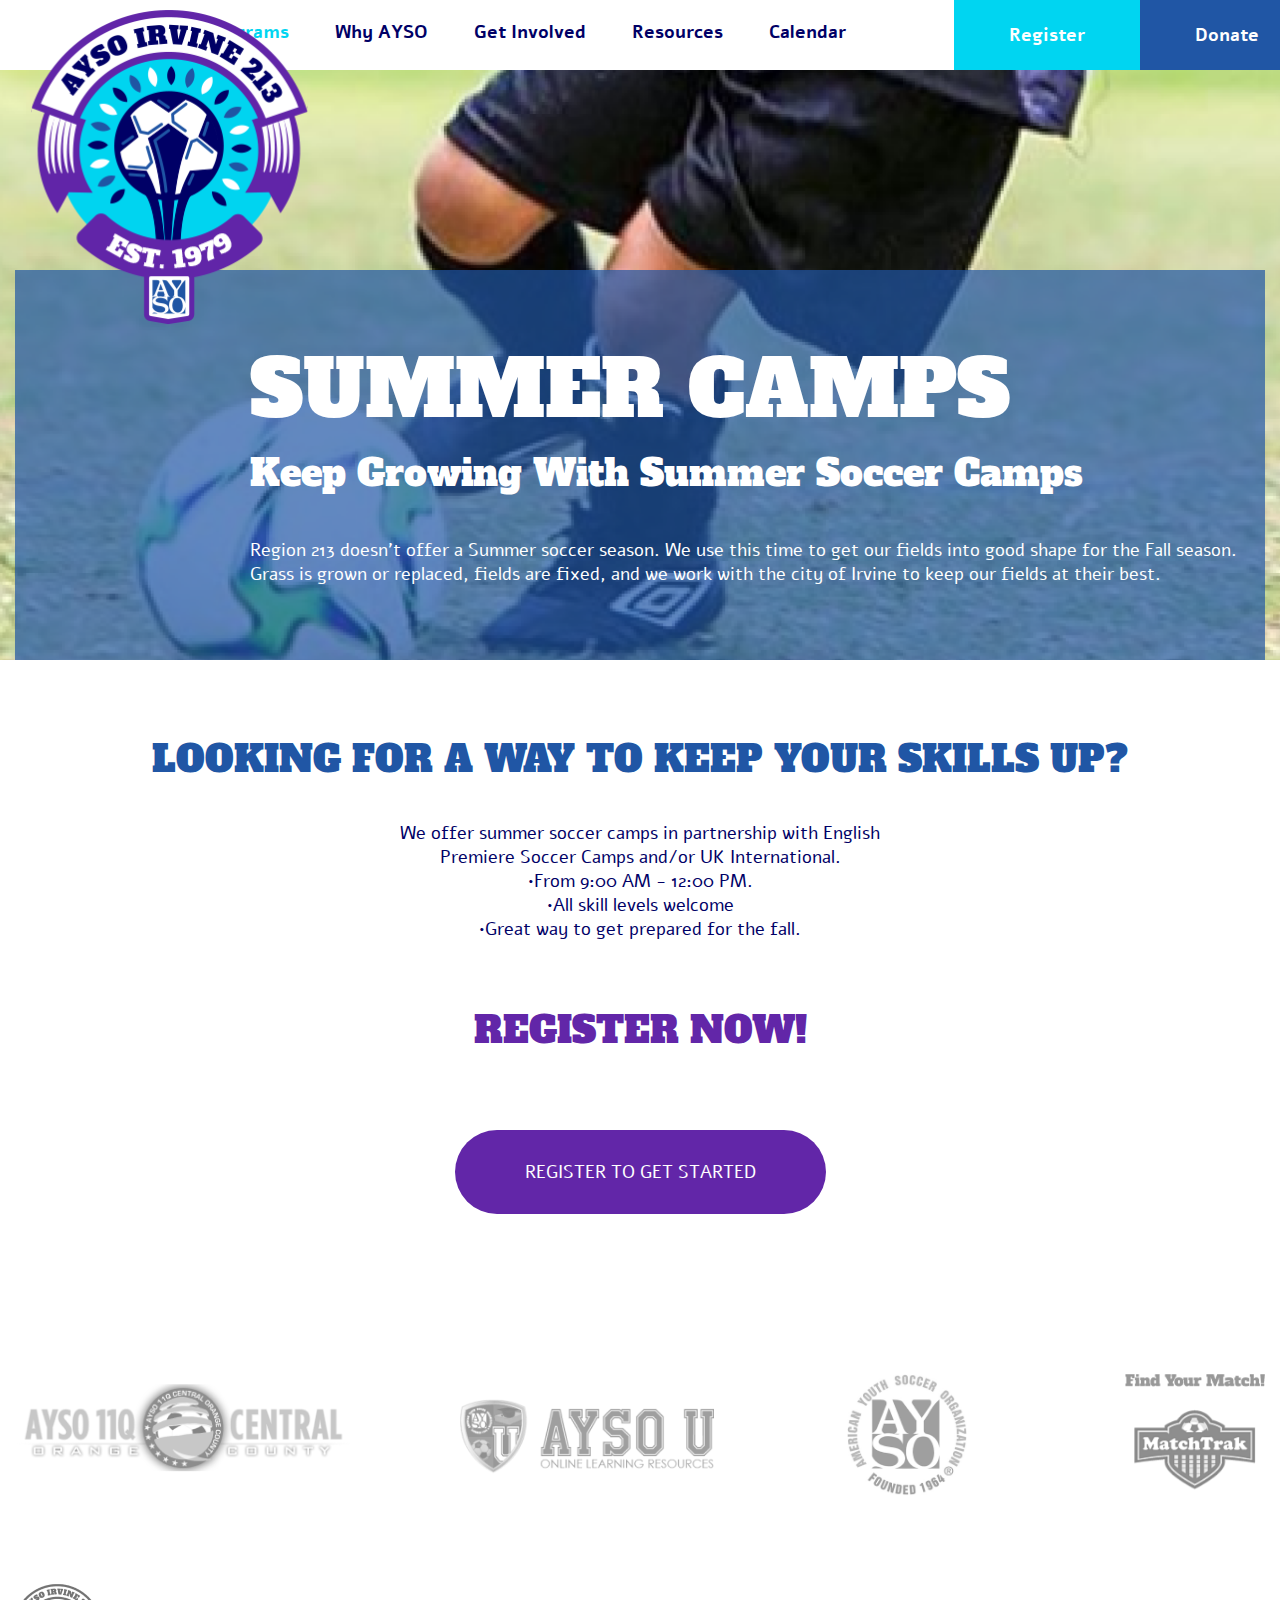
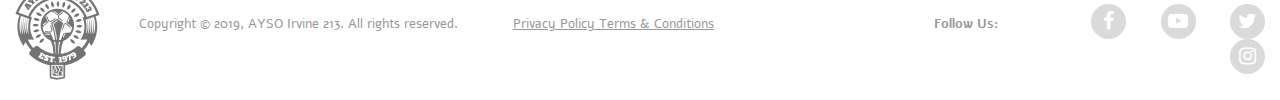
<file: summmercamp.html>
<!DOCTYPE html>
<html lang="en">
<head>
    <meta charset="UTF-8">
     <meta name="viewport" content="width=device-width, initial-scale=1.0">
    <title>Ayso Irbine 213</title>
    
    
    
    <link href="https://stackpath.bootstrapcdn.com/font-awesome/4.7.0/css/font-awesome.min.css" rel="stylesheet" integrity="sha384-wvfXpqpZZVQGK6TAh5PVlGOfQNHSoD2xbE+QkPxCAFlNEevoEH3Sl0sibVcOQVnN" crossorigin="anonymous">
    
    <link rel="preconnect" href="https://fonts.gstatic.com">
    <link href="https://fonts.googleapis.com/css2?family=Alfa+Slab+One&display=swap" rel="stylesheet">
    <link href="https://fonts.googleapis.com/css2?family=Alef:wght@400;700&display=swap" rel="stylesheet">
    
    <link rel="stylesheet" href="css/bootstrap.min.css">
    
    
    
    
    
    <link rel="stylesheet" href="css/style.css">
    <link rel="stylesheet" href="css/responsive.css">
        
        
</head>
<body>
    
<!--=============================================================
                            Register modal start
         ============================================================-->

  <!-- Modal -->
  <div class="modal fade" id="exampleModal" tabindex="-1" role="dialog" aria-labelledby="exampleModalLabel"
    aria-hidden="true" data-backdrop="static" data-keyboard="false">
    <div class="modal-dialog" role="document">
      <div class="modal-content">
        <button type="button" class="close" data-dismiss="modal" aria-label="Close">
          <svg width="20" height="20" viewBox="0 0 20 20" fill="none" xmlns="http://www.w3.org/2000/svg">
            <rect x="2.57861" width="23.3387" height="3.64667" rx="1.82334" transform="rotate(45 2.57861 0)"
              fill="#6226A8" />
            <rect y="16.5032" width="23.3387" height="3.64667" rx="1.82334" transform="rotate(-45 0 16.5032)"
              fill="#6226A8" />
          </svg>
        </button>
        <div class="modal-header">
          <div class="container">
            <div class="title">
              <h2 class="title__heading">create New Account</h2>
            </div>
          </div>
        </div>
        <div class="modal-body">
          <div class="container">
            <form action="#">
              <div class="modal-input-fields">
                <div class="form-group">
                  <input type="email" class="form-control" placeholder="Email Address">
                </div>
                <div class="form-group">
                  <input type="text" class="form-control" placeholder="Create Username">
                </div>
                <div class="form-group">
                  <input type="password" class="form-control" placeholder="Password">
                </div>
                <div class="form-group">
                  <input type="password" class="form-control" placeholder="Confirm Password">
                </div>

              </div>
              <p class="modal_p">By Clicking Create Account you agree to the DICK’S TSHQ <br>
                <a href="#">Term of Service</a>, <a href="#">Privacy Policy</a> and <a href="#">License Agreement</a>
              </p>
              <button type="button" class="modal_btn_bottom" data-toggle="" data-target="">
                Create Account
              </button>
              <ul>
                <li class="modal_bottom_li_one">
                  Already have an Account? <a href="#">Sign in here</a>
                </li>
                <li class="modal_bottom_li_two">
                  <a href="#">Forgot your Username or Password?</a>
                </li>
              </ul>
            </form>
          </div>
        </div>
      </div>
    </div>
  </div>


  <!--=============================================================
                            Register modal end
         ============================================================-->

    <!--=============================================================
                            navbar start
         ============================================================-->
      

         <nav class="navbar navbar-expand-lg  menu">
           <div class="container">
          <a class="navbar-brand logo" href="index.html"><img src="images/navbar/logo.svg" alt=""></a>
          <button class="navbar-toggler navbar_bar" type="button" data-toggle="collapse" data-target="#navbarSupportedContent" aria-controls="navbarSupportedContent" aria-expanded="false" aria-label="Toggle navigation">
            <i class="fa fa-bars" aria-hidden="true"></i>
          </button>
          <div class="collapse navbar-collapse" id="navbarSupportedContent">
            <ul class="navbar-nav ml-auto">
              <li class="nav-item dropdown ayso_dropdown_menu ">
                <a class="nav-link dropdown-toggle ayso_dropdown_color ayso_dropdown_menu-first active_color" href="#" id="navbarDropdown" role="button" data-toggle="dropdown" aria-haspopup="true" aria-expanded="false">
                  Programs
                </a>
                <div class="dropdown-menu" aria-labelledby="navbarDropdown">
                  <a class="dropdown-item" href="programs.html">Core</a>
                  <a class="dropdown-item" href="rec_program.html">Rec</a>
                  <a class="dropdown-item" href="fusion.html">Fusion</a>
                  <a class="dropdown-item active_color" href="summmercamp.html">Summer Camp</a>
                  <a class="dropdown-item" href="winter.html">Winter ALL STARS</a>
                  <a class="dropdown-item" href="united.html">UNITED</a>
                </div>
              </li>
              <li class="nav-item dropdown ayso_dropdown_menu">
                <a class="nav-link dropdown-toggle ayso_dropdown_color" href="#" id="navbarDropdown" role="button" data-toggle="dropdown" aria-haspopup="true" aria-expanded="false">
                  Why AYSO
                </a>
                <div class="dropdown-menu" aria-labelledby="navbarDropdown">
                  <a class="dropdown-item" href="about.html">About</a>
                  <a class="dropdown-item" href="#">Philosophy</a>
                </div>
              </li>
              <li class="nav-item dropdown ayso_dropdown_menu">
                <a class="nav-link dropdown-toggle ayso_dropdown_color" href="#" id="navbarDropdown" role="button" data-toggle="dropdown" aria-haspopup="true" aria-expanded="false">
                  Get Involved
                </a>
                <div class="dropdown-menu" aria-labelledby="navbarDropdown">
                  <a class="dropdown-item" href="volunteer.html">Volunteer</a>
                  <a class="dropdown-item" href="#">Donate</a>
                  <a class="dropdown-item" href="#">Helpful Links</a>
                </div>
              </li>
              <li class="nav-item dropdown ayso_dropdown_menu">
                <a class="nav-link dropdown-toggle ayso_dropdown_color" href="#" id="navbarDropdown" role="button" data-toggle="dropdown" aria-haspopup="true" aria-expanded="false">
                  Resources
                </a>
                <div class="dropdown-menu" aria-labelledby="navbarDropdown">
                  <a class="dropdown-item" href="faq.html">FAQ</a>
                  <a class="dropdown-item" href="program_fees.html">Fees</a>
                </div>
              </li>
              <li class="nav-item dropdown ayso_dropdown_menu ayso_dropdown_menu-last ">
                <a class="nav-link dropdown-toggle ayso_dropdown_color" href="#" id="navbarDropdown" role="button" data-toggle="dropdown" aria-haspopup="true" aria-expanded="false">
                  Calendar
                </a>
                <div class="dropdown-menu" aria-labelledby="navbarDropdown">
                  <a class="dropdown-item" href="seassion_clander.html">MATCHTRAK
                  </a>
                </div>
              </li>
              <a class="Nav_btn" data-toggle="modal" data-target="#exampleModal" href="#">Register</a>
              <a class="Nav_btn Nav_btn-right" href="#">Donate</a>
            </ul>
          </div>
        </div>
        </nav>

     <!--=============================================================
                            navbar end
         ============================================================-->

              <!--=============================================================
                            summer_camp_header start
         ============================================================-->

   <section id="summer_camp_header">
     <div class="container">
       <div class="summer_camp_header_text">
         <h1>
          Summer Camps
         </h1>
         <h2>
          Keep Growing With Summer Soccer Camps
         </h2>
         <p>
          Region 213 doesn’t offer a Summer soccer season. We use this time to get our fields into good shape for the Fall season. Grass is grown or replaced, fields are fixed, and we work with the city of Irvine to keep our fields at their best.
         </p>
       </div>
     </div>
   </section>

     <!--=============================================================
                            summer_camp_header end
         ============================================================-->
              <!--=============================================================
                            summer_camp_looking start
         ============================================================-->

 <section id="summer_camp_looking">
   <div class="container">
     <h3>
      Looking for a way to keep your skills up?
     </h3>
     <ul>
       <li class="summer_camp_li_one">We offer summer soccer camps in partnership with English Premiere Soccer Camps and/or UK International. 
        </li>
        <li>   •From 9:00 AM - 12:00 PM.</li>
        <li>   •All skill levels welcome</li>
        <li>  •Great way to get prepared for the fall.</li>
     </ul>
     <h4>Register Now!</h4>
     <a href="#">REGISTER TO GET STARTED</a>
   </div>
 </section>

              <!--=============================================================
                            summer_camp_looking end
         ============================================================-->
              <!--=============================================================
                            footer start
         ============================================================-->

         <section id="footer">
          <div class="container">
            <div class="footer_brand">
              <div class="row">
                <div class="col-lg-4 col-md-6">
                  <div class="photo photo-first">
                    <img src="images/footer/image01.png" alt="image">
                  </div>
                </div>
                <div class="col-lg-3 col-md-6">
                  <div class="photo photo-second">
                    <img class="img_second" src="images/footer/image02.png" alt="image">
                  </div>
                </div>
                <div class="col-lg-3 col-md-6">
                  <div class="photo photo-third">
                    <img src="images/footer/image03.png" alt="image">
                  </div>
                </div>
                <div class="col-lg-2 col-md-6">
                  <div class="photo photo-fourth">
                    <img class="img_fourt" src="images/footer/image04.png" alt="image">
                  </div>
                </div>
      
              </div>
            </div>
            <div class="footer_bottom">
              <div class="row">
                <div class="col-lg-7">
                  <div class="footer_bottom_left">
                    <div class="row">
                      <div class="col-lg-2">
                        <img src="images/footer/footer_logo.png" alt="footer_logo">
                      </div>
                      <div class="col-lg-6">
                        <span class="footer_copyright">Copyright © 2019, AYSO Irvine 213. All rights reserved.</span>
                      </div>
                      <div class="col-lg-4">
                        <span class="footer_terms">Privacy Policy Terms & Conditions</span>
                      </div>
                    </div>
                  </div>
                </div>
                <div class="col-lg-5">
                  <div class="footer_bottom_right">
                    <div class="row">
                      <div class="col-lg-6">
                        <div class="follw_us_text">
                          <span class="footer_follow">Follow Us:</span>
                        </div>
                      </div>
                      <div class="col-lg-6">
                        <div class="footer_socialicons">
                          <ul>
                            <li class="no_margin"><a href="#"><i class="fa fa-facebook" aria-hidden="true"></i></a></li>
                            <li><a href="#"><i class="fa fa-youtube-play" aria-hidden="true"></i></a></li>
                            <li><a href="#"><i class="fa fa-twitter" aria-hidden="true"></i></a></li>
                            <li><a href="#"><i class="fa fa-instagram" aria-hidden="true"></i></a></li>
                          </ul>
                        </div>
                      </div>
                    </div>
                  </div>
                </div>
              </div>
            </div>
          </div>
        </section>


             <!--=============================================================
                            footer end
         ============================================================-->



         


    
    
    
    
    
    <script src="js/jquery-1.12.4.min.js"></script>
    <script src="js/popper.min.js"></script>
    <script src="js/bootstrap.min.js"></script>
    
    
    <script src="js/script.js"></script>
</body>
</html>
</file>
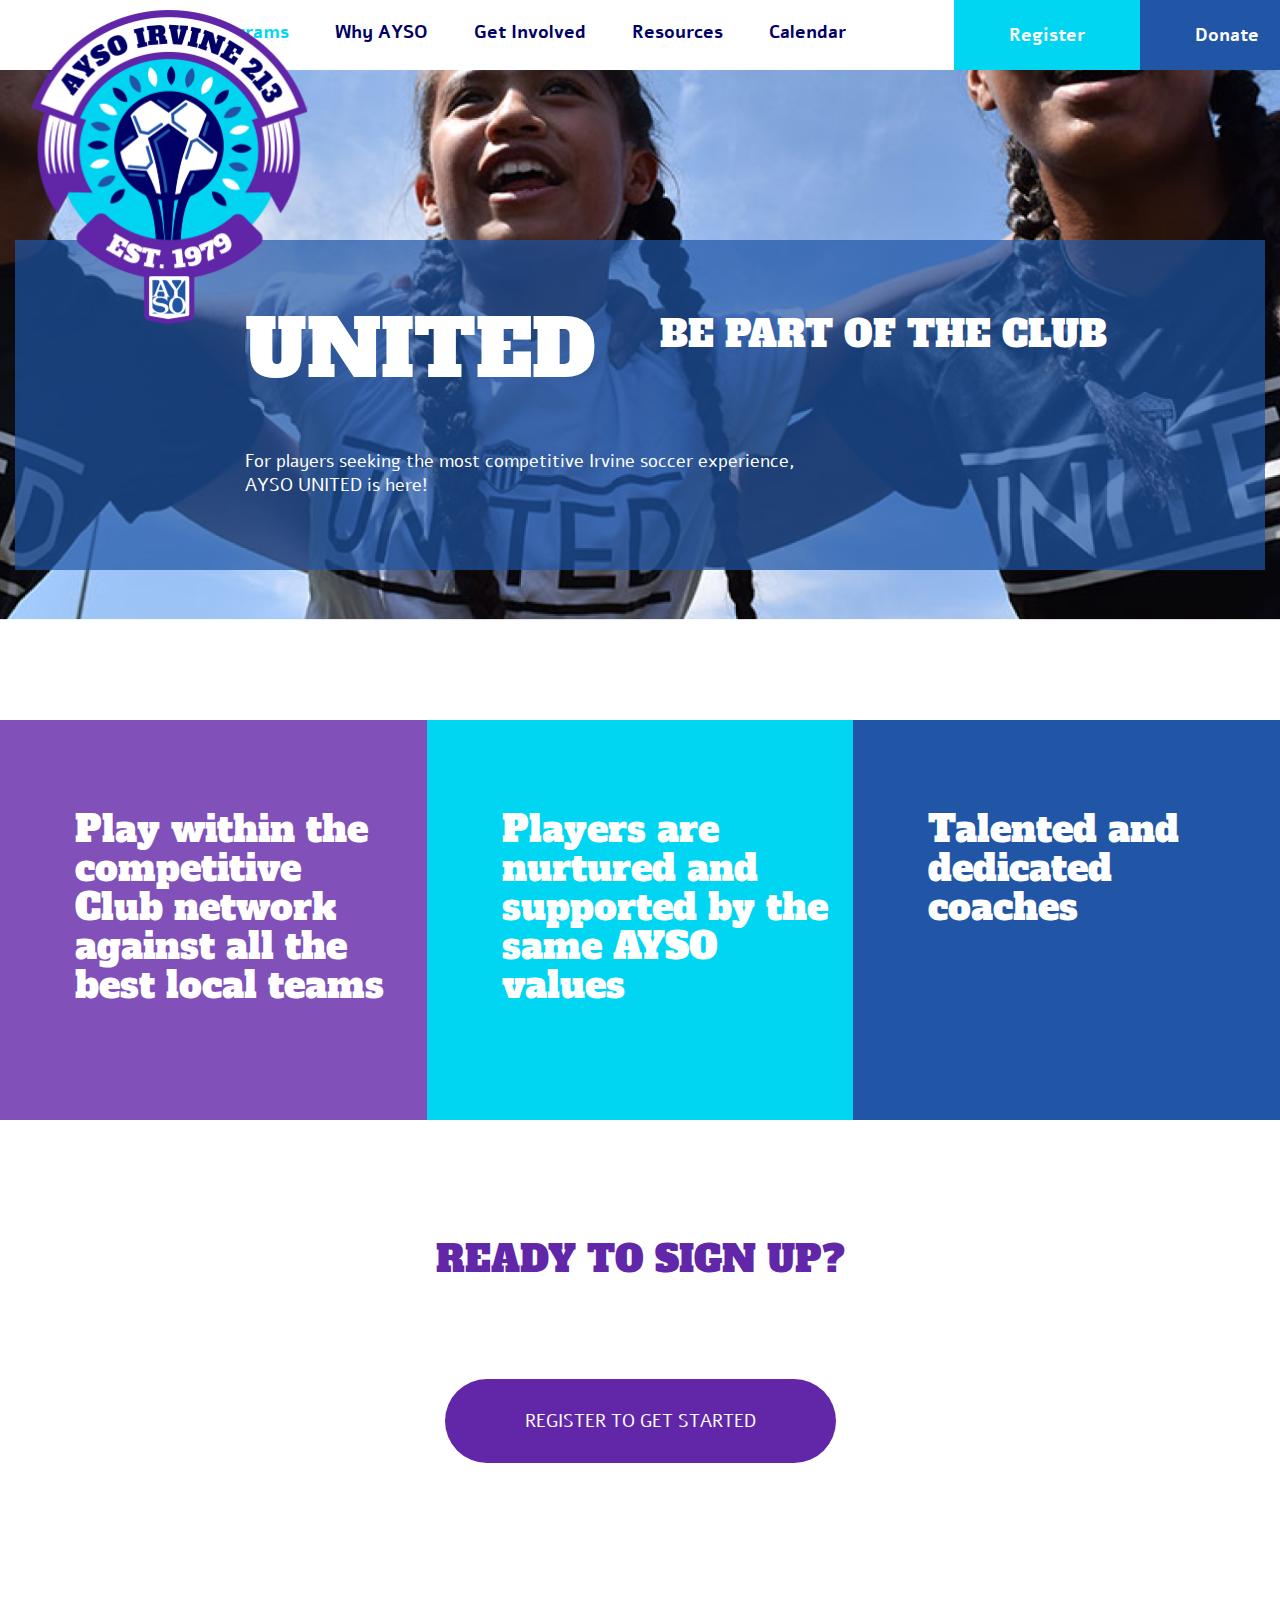
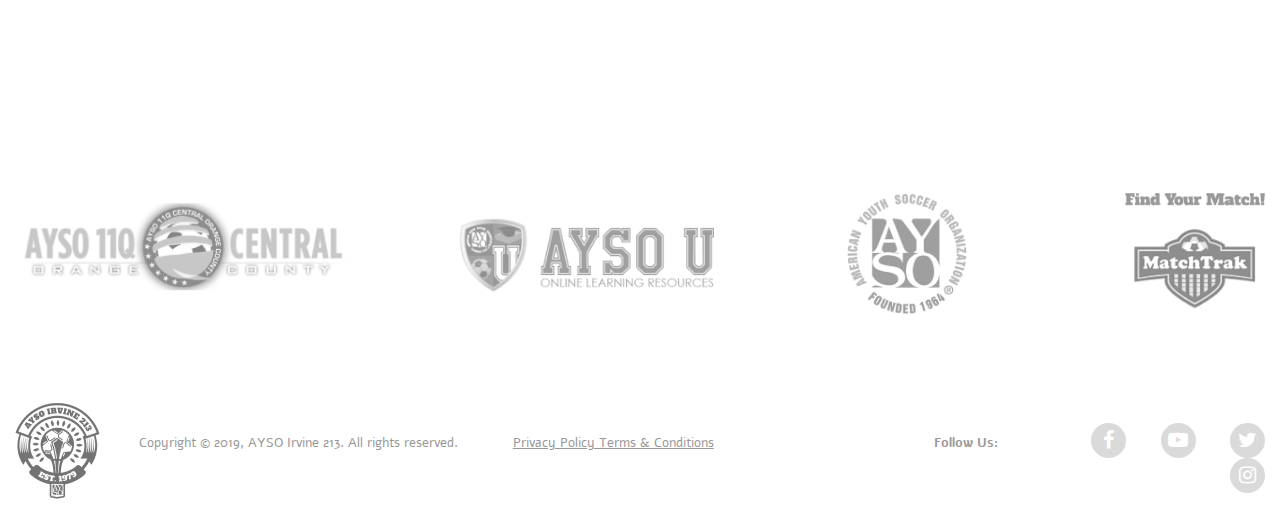
<file: united.html>
<!DOCTYPE html>
<html lang="en">

<head>
  <meta charset="UTF-8">
  <meta name="viewport" content="width=device-width, initial-scale=1.0">
  <title>Ayso Irbine 213</title>



  <link href="https://stackpath.bootstrapcdn.com/font-awesome/4.7.0/css/font-awesome.min.css" rel="stylesheet"
    integrity="sha384-wvfXpqpZZVQGK6TAh5PVlGOfQNHSoD2xbE+QkPxCAFlNEevoEH3Sl0sibVcOQVnN" crossorigin="anonymous">

  <link rel="preconnect" href="https://fonts.gstatic.com">
  <link href="https://fonts.googleapis.com/css2?family=Alfa+Slab+One&display=swap" rel="stylesheet">
  <link href="https://fonts.googleapis.com/css2?family=Alef:wght@400;700&display=swap" rel="stylesheet">

  <link rel="stylesheet" href="css/bootstrap.min.css">





  <link rel="stylesheet" href="css/style.css">
  <link rel="stylesheet" href="css/responsive.css">


</head>

<body>

  <!--=============================================================
                            Register modal start
         ============================================================-->

  <!-- Modal -->
  <div class="modal fade" id="exampleModal" tabindex="-1" role="dialog" aria-labelledby="exampleModalLabel"
    aria-hidden="true" data-backdrop="static" data-keyboard="false">
    <div class="modal-dialog" role="document">
      <div class="modal-content">
        <button type="button" class="close" data-dismiss="modal" aria-label="Close">
          <svg width="20" height="20" viewBox="0 0 20 20" fill="none" xmlns="http://www.w3.org/2000/svg">
            <rect x="2.57861" width="23.3387" height="3.64667" rx="1.82334" transform="rotate(45 2.57861 0)"
              fill="#6226A8" />
            <rect y="16.5032" width="23.3387" height="3.64667" rx="1.82334" transform="rotate(-45 0 16.5032)"
              fill="#6226A8" />
          </svg>
        </button>
        <div class="modal-header">
          <div class="container">
            <div class="title">
              <h2 class="title__heading">create New Account</h2>
            </div>
          </div>
        </div>
        <div class="modal-body">
          <div class="container">
            <form action="#">
              <div class="modal-input-fields">
                <div class="form-group">
                  <input type="email" class="form-control" placeholder="Email Address">
                </div>
                <div class="form-group">
                  <input type="text" class="form-control" placeholder="Create Username">
                </div>
                <div class="form-group">
                  <input type="password" class="form-control" placeholder="Password">
                </div>
                <div class="form-group">
                  <input type="password" class="form-control" placeholder="Confirm Password">
                </div>

              </div>
              <p class="modal_p">By Clicking Create Account you agree to the DICK’S TSHQ <br>
                <a href="#">Term of Service</a>, <a href="#">Privacy Policy</a> and <a href="#">License Agreement</a>
              </p>
              <button type="button" class="modal_btn_bottom" data-toggle="" data-target="">
                Create Account
              </button>
              <ul>
                <li class="modal_bottom_li_one">
                  Already have an Account? <a href="#">Sign in here</a>
                </li>
                <li class="modal_bottom_li_two">
                  <a href="#">Forgot your Username or Password?</a>
                </li>
              </ul>
            </form>
          </div>
        </div>
      </div>
    </div>
  </div>


  <!--=============================================================
                            Register modal end
         ============================================================-->

  <!--=============================================================
                            navbar start
         ============================================================-->

  <nav class="navbar navbar-expand-lg  menu">
    <div class="container">
      <a class="navbar-brand logo" href="index.html"><img src="images/navbar/logo.svg" alt=""></a>
      <button class="navbar-toggler navbar_bar" type="button" data-toggle="collapse"
        data-target="#navbarSupportedContent" aria-controls="navbarSupportedContent" aria-expanded="false"
        aria-label="Toggle navigation">
        <i class="fa fa-bars" aria-hidden="true"></i>
      </button>
      <div class="collapse navbar-collapse" id="navbarSupportedContent">
        <ul class="navbar-nav ml-auto">
          <li class="nav-item dropdown ayso_dropdown_menu ">
            <a class="nav-link dropdown-toggle ayso_dropdown_color ayso_dropdown_menu-first active_color" href="#"
              id="navbarDropdown" role="button" data-toggle="dropdown" aria-haspopup="true" aria-expanded="false">
              Programs
            </a>
            <div class="dropdown-menu" aria-labelledby="navbarDropdown">
              <a class="dropdown-item" href="programs.html">Core</a>
              <a class="dropdown-item" href="rec_program.html">Rec</a>
              <a class="dropdown-item" href="fusion.html">Fusion</a>
              <a class="dropdown-item" href="summmercamp.html">Summer Camp</a>
              <a class="dropdown-item" href="winter.html">Winter ALL STARS</a>
              <a class="dropdown-item active_color" href="united.html">UNITED</a>
            </div>
          </li>
          <li class="nav-item dropdown ayso_dropdown_menu">
            <a class="nav-link dropdown-toggle ayso_dropdown_color" href="#" id="navbarDropdown" role="button"
              data-toggle="dropdown" aria-haspopup="true" aria-expanded="false">
              Why AYSO
            </a>
            <div class="dropdown-menu" aria-labelledby="navbarDropdown">
              <a class="dropdown-item" href="about.html">About</a>
              <a class="dropdown-item" href="#">Philosophy</a>

            </div>
          </li>
          <li class="nav-item dropdown ayso_dropdown_menu">
            <a class="nav-link dropdown-toggle ayso_dropdown_color" href="#" id="navbarDropdown" role="button"
              data-toggle="dropdown" aria-haspopup="true" aria-expanded="false">
              Get Involved
            </a>
            <div class="dropdown-menu" aria-labelledby="navbarDropdown">
              <a class="dropdown-item" href="volunteer.html">Volunteer</a>
              <a class="dropdown-item" href="#">Donate</a>
              <a class="dropdown-item" href="#">Helpful Links</a>
            </div>
          </li>
          <li class="nav-item dropdown ayso_dropdown_menu">
            <a class="nav-link dropdown-toggle ayso_dropdown_color" href="#" id="navbarDropdown" role="button"
              data-toggle="dropdown" aria-haspopup="true" aria-expanded="false">
              Resources
            </a>
            <div class="dropdown-menu" aria-labelledby="navbarDropdown">
              <a class="dropdown-item" href="faq.html">FAQ</a>
              <a class="dropdown-item" href="program_fees.html">Fees</a>
            </div>
          </li>
          <li class="nav-item dropdown ayso_dropdown_menu ayso_dropdown_menu-last ">
            <a class="nav-link dropdown-toggle ayso_dropdown_color" href="#" id="navbarDropdown" role="button"
              data-toggle="dropdown" aria-haspopup="true" aria-expanded="false">
              Calendar
            </a>
            <div class="dropdown-menu" aria-labelledby="navbarDropdown">
              <a class="dropdown-item" href="seassion_clander.html">MATCHTRAK
              </a>
            </div>
          </li>
          <a class="Nav_btn" data-toggle="modal" data-target="#exampleModal" href="#">Register</a>
          <a class="Nav_btn Nav_btn-right" href="#">Donate</a>
        </ul>
      </div>
    </div>
  </nav>

  <!--=============================================================
                            navbar end
         ============================================================-->

  <!--=============================================================
                            united header start
         ============================================================-->
  <section id="united_header">
    <div class="container">
      <div class="united_header_text">
        <ul>
          <li class="united_header_heading1">UNITED</li>
          <li class="united_header_heading2">BE PART OF THE CLUB</li>
        </ul>
        <p>For players seeking the most competitive Irvine soccer experience,
          AYSO UNITED is here! </p>
      </div>
    </div>
  </section>

  <!--=============================================================
                            united header end
         ============================================================-->
  <!--=============================================================
                            united signup start
         ============================================================-->
  <section id="united_signup">
    <div class="container">
      <div class="row">
        <div class="col-lg-4">
          <div class="united_signup_card">
            <p>
              Play within the competitive Club network against all the best local teams
            </p>
          </div>
        </div>
        <div class="col-lg-4">
          <div class="united_signup_card united_signup_card-2">
            <p class="united_signup_p_two">
              Players are nurtured and supported by the same AYSO values
            </p>
          </div>
        </div>
        <div class="col-lg-4">
          <div class="united_signup_card united_signup_card-3">
            <p>
              Talented and dedicated coaches
            </p>
          </div>
        </div>
      </div>
      <div class="united_bottom">
        <h2>Ready to Sign up? </h2>
        <a href="#">REGISTER TO GET STARTED</a>
      </div>
    </div>
  </section>

  <!--=============================================================
                            united signup end
         ============================================================-->

  <!--=============================================================
                            footer start
         ============================================================-->
  <section id="footer">
    <div class="container">
      <div class="footer_brand">
        <div class="row">
          <div class="col-lg-4 col-md-6">
            <div class="photo photo-first">
              <img src="images/footer/image01.png" alt="image">
            </div>
          </div>
          <div class="col-lg-3 col-md-6">
            <div class="photo photo-second">
              <img class="img_second" src="images/footer/image02.png" alt="image">
            </div>
          </div>
          <div class="col-lg-3 col-md-6">
            <div class="photo photo-third">
              <img src="images/footer/image03.png" alt="image">
            </div>
          </div>
          <div class="col-lg-2 col-md-6">
            <div class="photo photo-fourth">
              <img class="img_fourt" src="images/footer/image04.png" alt="image">
            </div>
          </div>
        </div>
      </div>
      <div class="footer_bottom">
        <div class="row">
          <div class="col-lg-7">
            <div class="footer_bottom_left">
              <div class="row">
                <div class="col-lg-2">
                  <img src="images/footer/footer_logo.png" alt="footer_logo">
                </div>
                <div class="col-lg-6">
                  <span class="footer_copyright">Copyright © 2019, AYSO Irvine 213. All rights reserved.</span>
                </div>
                <div class="col-lg-4">
                  <span class="footer_terms">Privacy Policy Terms & Conditions</span>
                </div>
              </div>
            </div>
          </div>
          <div class="col-lg-5">
            <div class="footer_bottom_right">
              <div class="row">
                <div class="col-lg-6">
                  <div class="follw_us_text">
                    <span class="footer_follow">Follow Us:</span>
                  </div>
                </div>
                <div class="col-lg-6">
                  <div class="footer_socialicons">
                    <ul>
                      <li class="no_margin"><a href="#"><i class="fa fa-facebook" aria-hidden="true"></i></a></li>
                      <li><a href="#"><i class="fa fa-youtube-play" aria-hidden="true"></i></a></li>
                      <li><a href="#"><i class="fa fa-twitter" aria-hidden="true"></i></a></li>
                      <li><a href="#"><i class="fa fa-instagram" aria-hidden="true"></i></a></li>
                    </ul>
                  </div>
                </div>
              </div>
            </div>
          </div>
        </div>
      </div>
    </div>
  </section>
  <!--=============================================================
                            footer end
         ============================================================-->











  <script src="js/jquery-1.12.4.min.js"></script>
  <script src="js/popper.min.js"></script>
  <script src="js/bootstrap.min.js"></script>


  <script src="js/script.js"></script>
</body>

</html>
</file>
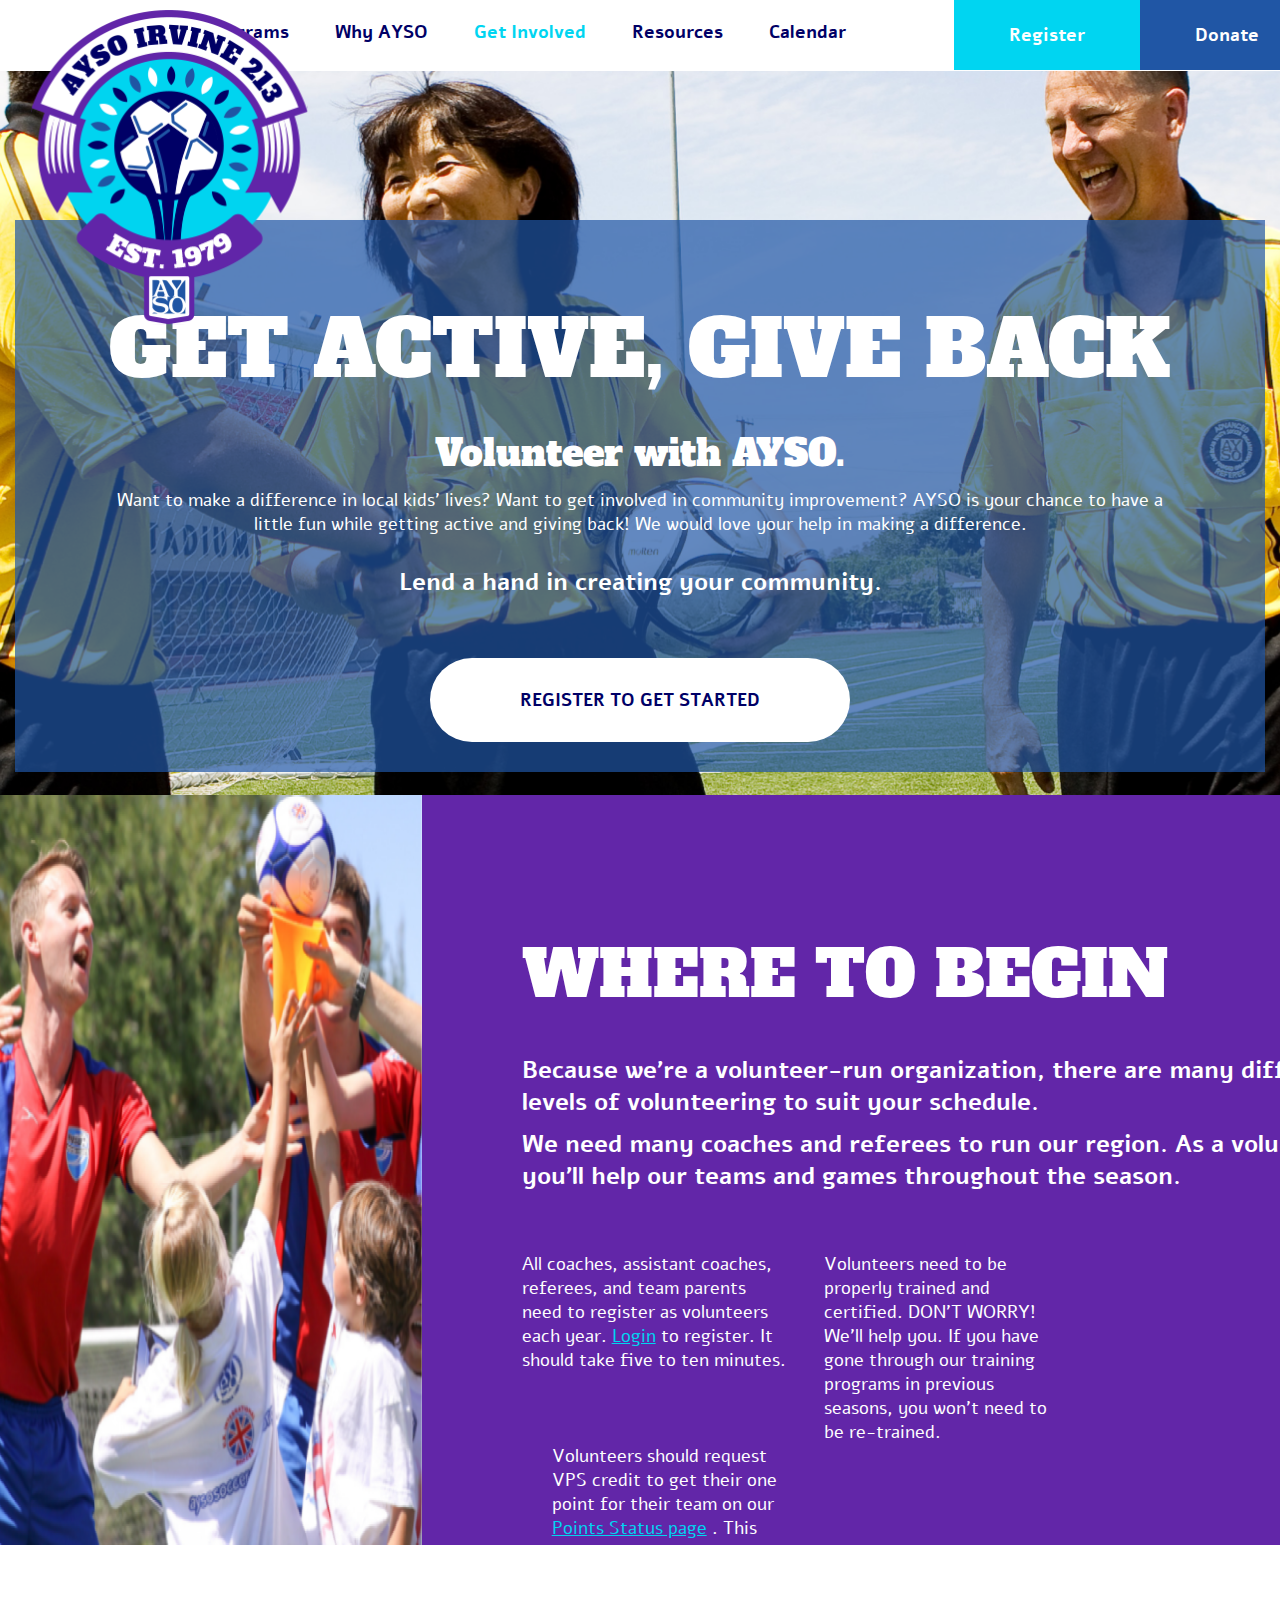
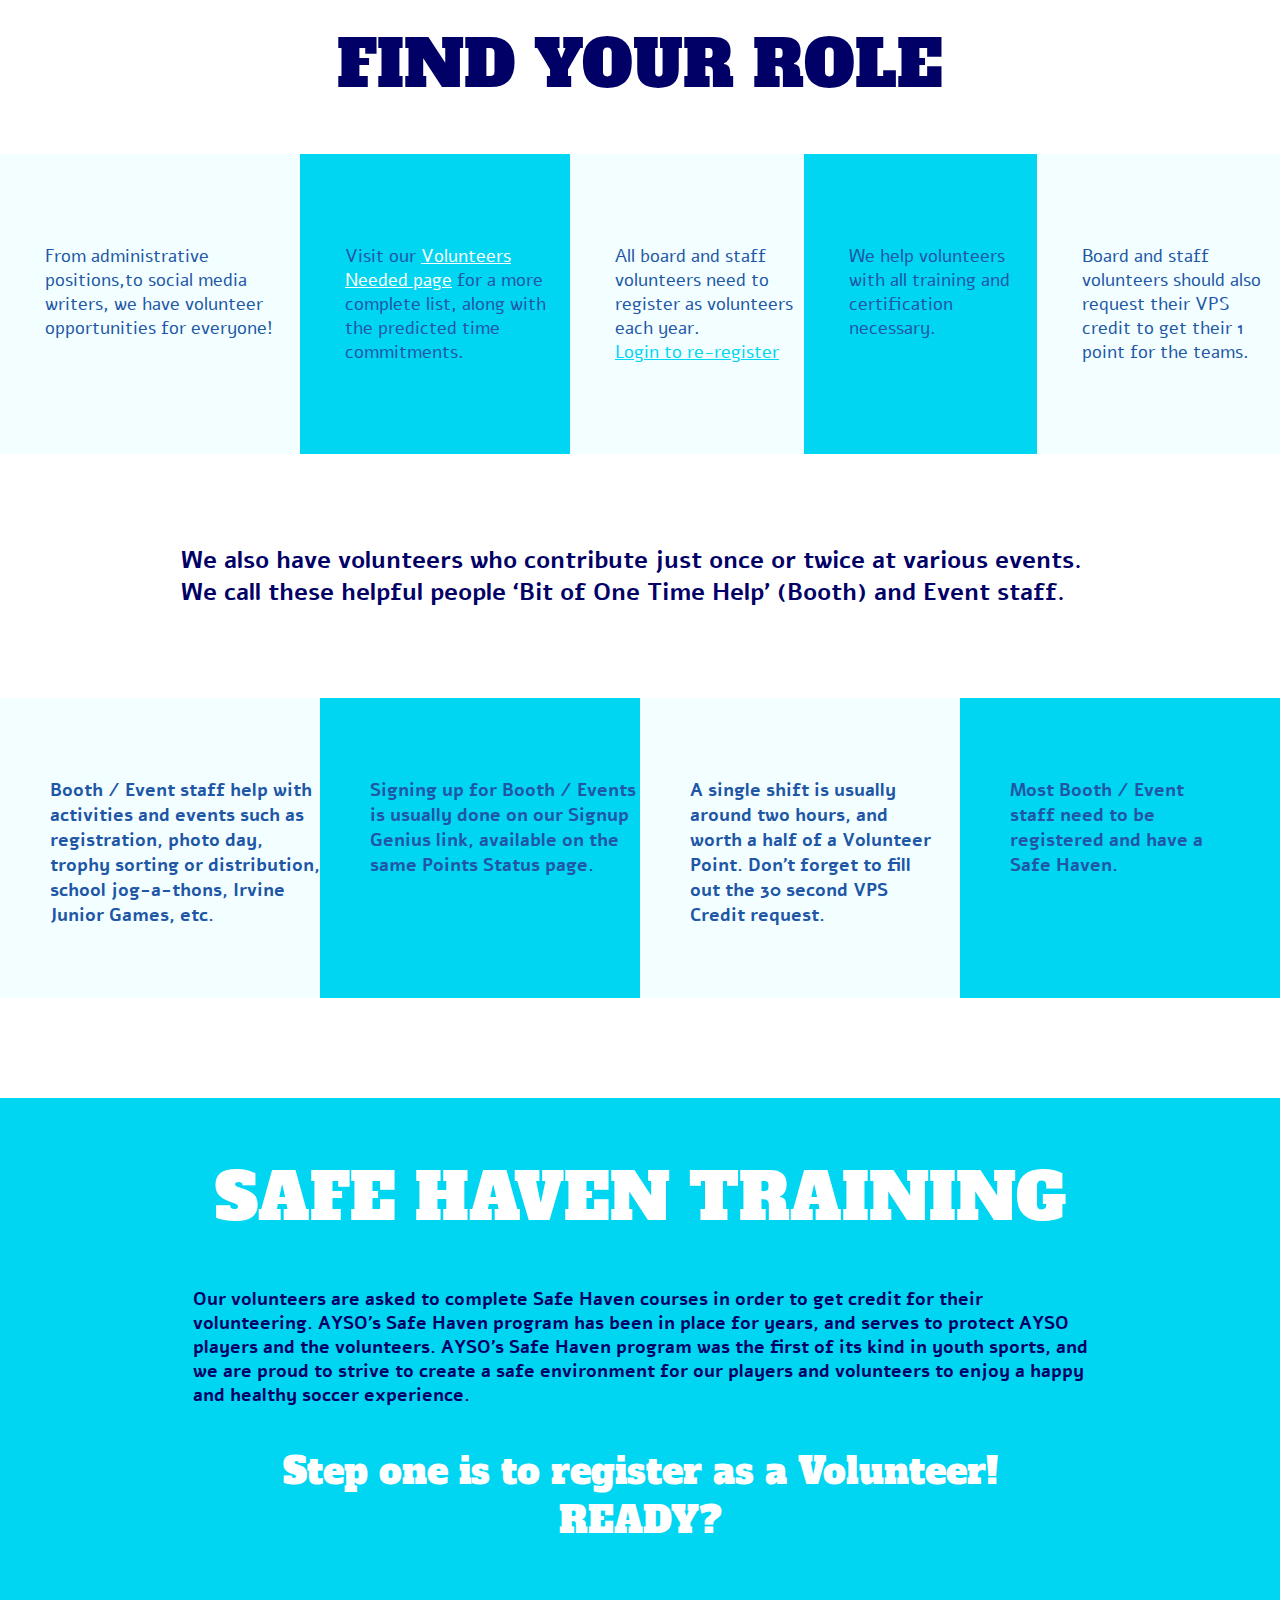
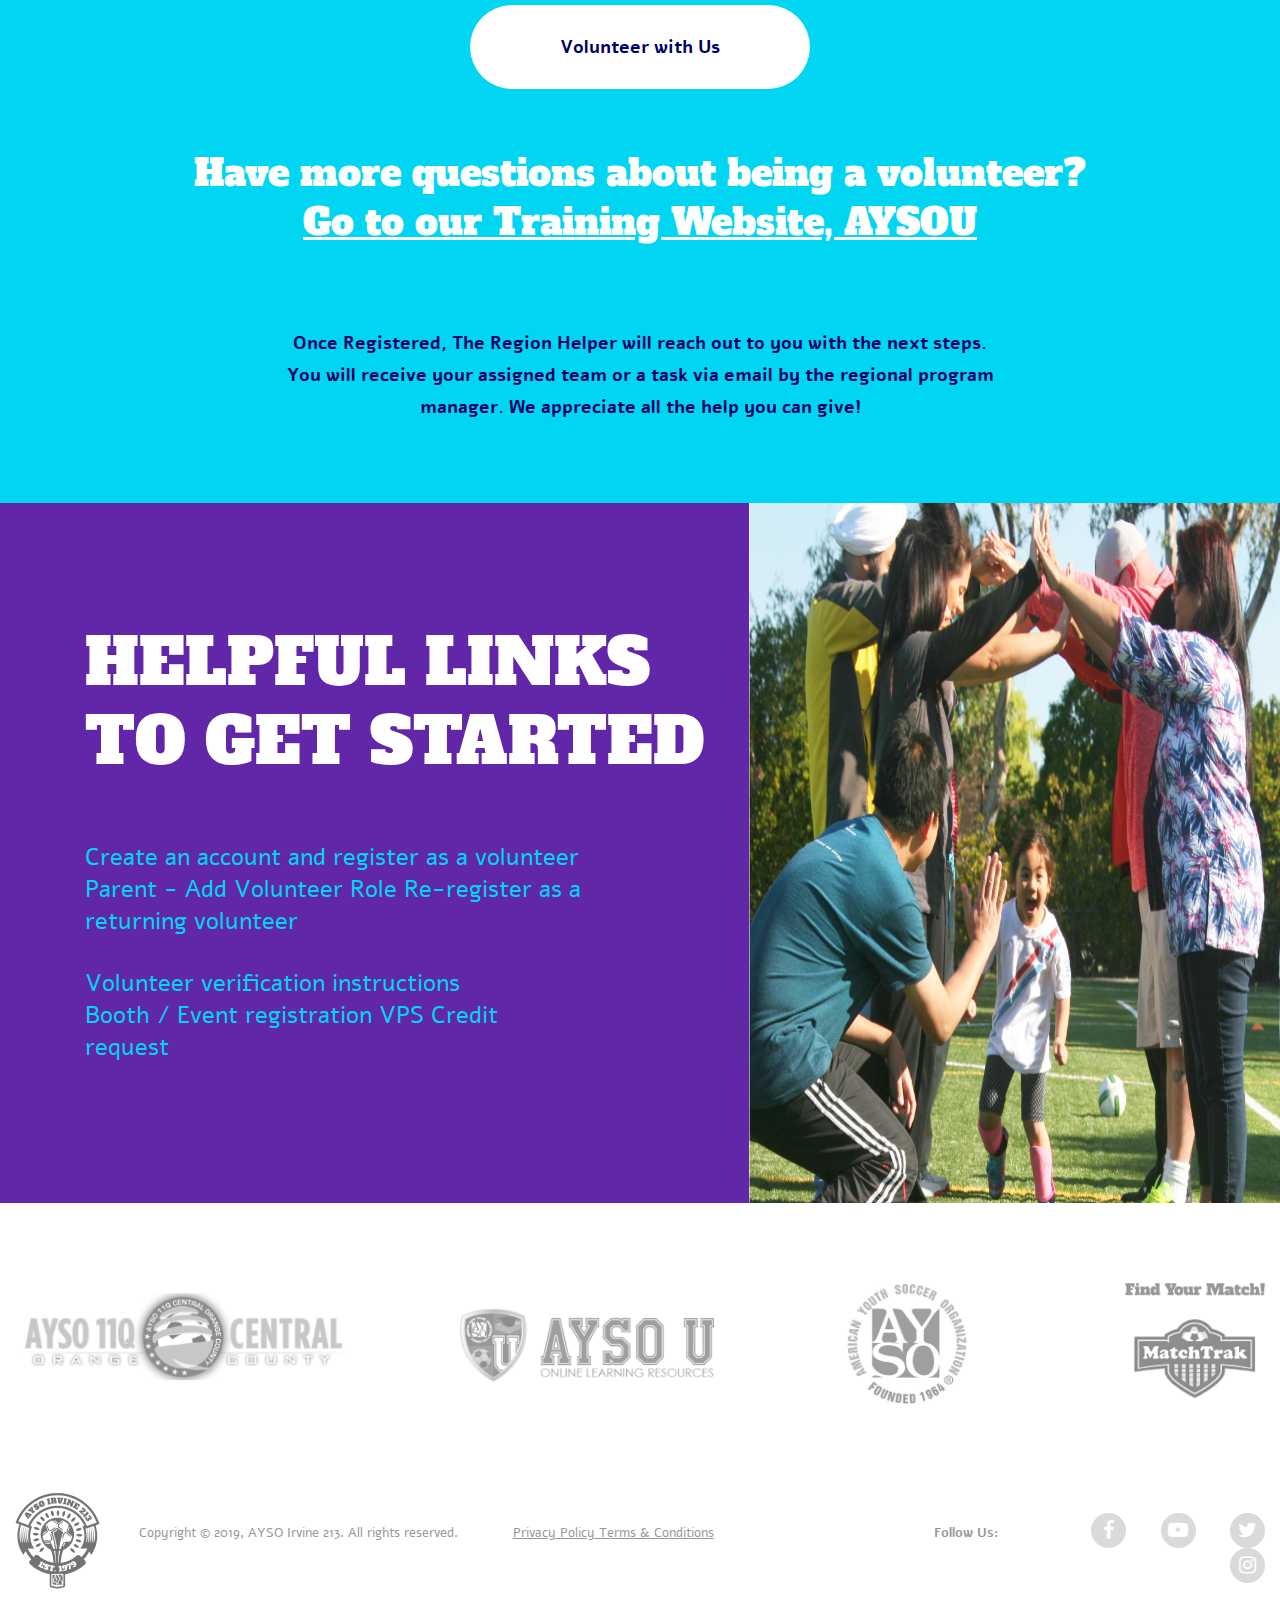
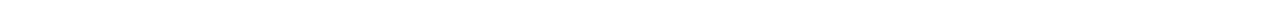
<file: volunteer.html>
<!DOCTYPE html>
<html lang="en">

<head>
  <meta charset="UTF-8">
  <meta name="viewport" content="width=device-width, initial-scale=1.0">
  <title>Ayso Irbine 213</title>



  <link href="https://stackpath.bootstrapcdn.com/font-awesome/4.7.0/css/font-awesome.min.css" rel="stylesheet"
    integrity="sha384-wvfXpqpZZVQGK6TAh5PVlGOfQNHSoD2xbE+QkPxCAFlNEevoEH3Sl0sibVcOQVnN" crossorigin="anonymous">

  <link rel="preconnect" href="https://fonts.gstatic.com">
  <link href="https://fonts.googleapis.com/css2?family=Alfa+Slab+One&display=swap" rel="stylesheet">
  <link href="https://fonts.googleapis.com/css2?family=Alef:wght@400;700&display=swap" rel="stylesheet">

  <link rel="stylesheet" href="css/bootstrap.min.css">





  <link rel="stylesheet" href="css/style.css">
  <link rel="stylesheet" href="css/responsive.css">


</head>

<body>

  <!--=============================================================
                            Register modal start
         ============================================================-->

  <!-- Modal -->
  <div class="modal fade" id="exampleModal" tabindex="-1" role="dialog" aria-labelledby="exampleModalLabel"
    aria-hidden="true" data-backdrop="static" data-keyboard="false">
    <div class="modal-dialog" role="document">
      <div class="modal-content">
        <button type="button" class="close" data-dismiss="modal" aria-label="Close">
          <svg width="20" height="20" viewBox="0 0 20 20" fill="none" xmlns="http://www.w3.org/2000/svg">
            <rect x="2.57861" width="23.3387" height="3.64667" rx="1.82334" transform="rotate(45 2.57861 0)"
              fill="#6226A8" />
            <rect y="16.5032" width="23.3387" height="3.64667" rx="1.82334" transform="rotate(-45 0 16.5032)"
              fill="#6226A8" />
          </svg>
        </button>
        <div class="modal-header">
          <div class="container">
            <div class="title">
              <h2 class="title__heading">create New Account</h2>
            </div>
          </div>
        </div>
        <div class="modal-body">
          <div class="container">
            <form action="#">
              <div class="modal-input-fields">
                <div class="form-group">
                  <input type="email" class="form-control" placeholder="Email Address">
                </div>
                <div class="form-group">
                  <input type="text" class="form-control" placeholder="Create Username">
                </div>
                <div class="form-group">
                  <input type="password" class="form-control" placeholder="Password">
                </div>
                <div class="form-group">
                  <input type="password" class="form-control" placeholder="Confirm Password">
                </div>

              </div>
              <p class="modal_p">By Clicking Create Account you agree to the DICK’S TSHQ <br>
                <a href="#">Term of Service</a>, <a href="#">Privacy Policy</a> and <a href="#">License Agreement</a>
              </p>
              <button type="button" class="modal_btn_bottom" data-toggle="" data-target="">
                Create Account
              </button>
              <ul>
                <li class="modal_bottom_li_one">
                  Already have an Account? <a href="#">Sign in here</a>
                </li>
                <li class="modal_bottom_li_two">
                  <a href="#">Forgot your Username or Password?</a>
                </li>
              </ul>
            </form>
          </div>
        </div>
      </div>
    </div>
  </div>


  <!--=============================================================
                            Register modal end
         ============================================================-->

  <!--=============================================================
                            navbar start
         ============================================================-->


  <nav class="navbar navbar-expand-lg  menu">
    <div class="container">


      <a class="navbar-brand logo" href="index.html"><img src="images/navbar/logo.svg" alt=""></a>
      <button class="navbar-toggler navbar_bar" type="button" data-toggle="collapse"
        data-target="#navbarSupportedContent" aria-controls="navbarSupportedContent" aria-expanded="false"
        aria-label="Toggle navigation">
        <i class="fa fa-bars" aria-hidden="true"></i>

      </button>

      <div class="collapse navbar-collapse" id="navbarSupportedContent">
        <ul class="navbar-nav ml-auto">


          <li class="nav-item dropdown ayso_dropdown_menu ">
            <a class="nav-link dropdown-toggle ayso_dropdown_color ayso_dropdown_menu-first" href="#"
              id="navbarDropdown" role="button" data-toggle="dropdown" aria-haspopup="true" aria-expanded="false">
              Programs
            </a>
            <div class="dropdown-menu" aria-labelledby="navbarDropdown">
              <a class="dropdown-item" href="programs.html">Core</a>
              <a class="dropdown-item" href="rec_program.html">Rec</a>
              <a class="dropdown-item" href="fusion.html">Fusion</a>
              <a class="dropdown-item" href="summmercamp.html">Summer Camp</a>
              <a class="dropdown-item" href="winter.html">Winter ALL STARS</a>
              <a class="dropdown-item" href="united.html">UNITED</a>
            </div>
          </li>
          <li class="nav-item dropdown ayso_dropdown_menu">
            <a class="nav-link dropdown-toggle ayso_dropdown_color" href="#" id="navbarDropdown" role="button"
              data-toggle="dropdown" aria-haspopup="true" aria-expanded="false">
              Why AYSO
            </a>
            <div class="dropdown-menu" aria-labelledby="navbarDropdown">
              <a class="dropdown-item" href="about.html">About</a>
              <a class="dropdown-item" href="#">Philosophy</a>

            </div>
          </li>
          <li class="nav-item dropdown ayso_dropdown_menu">
            <a class="nav-link dropdown-toggle ayso_dropdown_color active_color" href="#" id="navbarDropdown"
              role="button" data-toggle="dropdown" aria-haspopup="true" aria-expanded="false">
              Get Involved
            </a>
            <div class="dropdown-menu" aria-labelledby="navbarDropdown">
              <a class="dropdown-item active_color" href="volunteer.html">Volunteer</a>
              <a class="dropdown-item" href="#">Donate</a>
              <a class="dropdown-item" href="#">Helpful Links</a>

            </div>
          </li>
          <li class="nav-item dropdown ayso_dropdown_menu">
            <a class="nav-link dropdown-toggle ayso_dropdown_color" href="#" id="navbarDropdown" role="button"
              data-toggle="dropdown" aria-haspopup="true" aria-expanded="false">
              Resources
            </a>
            <div class="dropdown-menu" aria-labelledby="navbarDropdown">
              <a class="dropdown-item" href="faq.html">FAQ</a>
              <a class="dropdown-item" href="program_fees.html">Fees</a>


            </div>
          </li>
          <li class="nav-item dropdown ayso_dropdown_menu ayso_dropdown_menu-last ">
            <a class="nav-link dropdown-toggle ayso_dropdown_color" href="#" id="navbarDropdown" role="button"
              data-toggle="dropdown" aria-haspopup="true" aria-expanded="false">
              Calendar
            </a>
            <div class="dropdown-menu" aria-labelledby="navbarDropdown">
              <a class="dropdown-item" href="seassion_clander.html">MATCHTRAK
              </a>



            </div>
          </li>
          <a class="Nav_btn" data-toggle="modal" data-target="#exampleModal" href="#">Register</a>
          <a class="Nav_btn Nav_btn-right" href="#">Donate</a>

        </ul>

      </div>
    </div>
  </nav>


  <!--=============================================================
                            navbar end
         ============================================================-->
  <!---------------------------------vlunteer page start ------------------------->

  <!--=============================================================
                            volunteer start
         ============================================================-->

  <section id="volunteer_header">
    <div class="container">
      <div class="volunteer_header_text">
        <h1>Get Active, Give Back</h1>
        <h3> Volunteer with AYSO.</h3>
        <p>
          Want to make a difference in local kids’ lives? Want to get involved in community improvement? AYSO is your
          chance to have a little fun while getting active and giving back! We would love your help in making a
          difference.

        </p>
        <span> Lend a hand in creating your community.</span>
        <a href="#">REGISTER TO GET STARTED</a>

      </div>
    </div>
  </section>

  <!--=============================================================
                            volunteer end
         ============================================================-->
  <!--=============================================================
                            volunteer_begin start
         ============================================================-->


  <section id="volunteer_begin">
    <div class="row">
      <div class="col-lg-4">
        <div class="volunteer_begin_left">
          <img src="images/volunteer/volunteer_begin.png" alt="volunteer_begin">
        </div>
      </div>
      <div class="col-lg-8">
        <div class="volunteer_begin_right">
          <h3>Where to Begin</h3>
          <p>Because we’re a volunteer-run organization, there are many different levels of volunteering to suit your
            schedule.

          </p>
          <p class="volunteer_p_second">
            We need many coaches and referees to run our region. As a volunteer, you’ll help our teams and games
            throughout the season.
          </p>

          <ul>
            <li class="volunteer_begin_first">
              All coaches, assistant coaches, referees, and team parents need to register as volunteers each year. <a
                href="#">Login</a> to register. It should take five to ten minutes.
            </li>
            <li class="volunteer_begin_second">
              Volunteers need to be properly trained and certified. DON’T WORRY! We’ll help you. If you have gone
              through our training programs in previous seasons, you won’t need to be re-trained.
            </li>
            <li class="volunteer_begin_third">
              Volunteers should request VPS credit to get their one point for their team on our <a href="#">Points
                Status page</a> . This should take under a minute.
            </li>
          </ul>
        </div>
      </div>
    </div>
  </section>


  <!--=============================================================
                            volunteer_begin end
         ============================================================-->

  <!--=============================================================
                            volunteer_role start
         ============================================================-->

  <section id="volunteer_role">
    <div class="container">
      <div class="title">
        <h3>FIND YOUR ROLE</h3>
      </div>
      <div class="row">
        <div class="col ">
          <div class="volunteer_top_card">
            <p>
              From administrative positions,to social media writers, we have volunteer opportunities for everyone!
            </p>
          </div>
        </div>
        <div class="col ">
          <div class="volunteer_top_card volunteer_top_card-blue  ">
            <p class="volunteer_p_two">
              Visit our <a href="#">Volunteers Needed page</a> for a more complete list, along with the predicted time
              commitments.
            </p>
          </div>
        </div>
        <div class="col ">
          <div class="volunteer_top_card">
            <p class="volunteer_p_three">
              All board and staff volunteers need to register as volunteers each year.
              <br>
              <a href="#">Login to re-register </a>
            </p>
          </div>
        </div>
        <div class="col ">
          <div class="volunteer_top_card volunteer_top_card-blue">
            <p class="volunteer_p_four">
              We help volunteers with all training and certification necessary.
            </p>
          </div>
        </div>
        <div class="col ">
          <div class="volunteer_top_card">
            <p class="volunteer_p_five">
              Board and staff volunteers should also request their VPS credit to get their 1 point for the teams.
            </p>
          </div>
        </div>
      </div>
      <p class="volunteer_middle_p">We also have volunteers who contribute just once or twice at various events. We call
        these helpful people ‘Bit of One Time Help’ (Booth) and Event staff.</p>

      <div class="row">
        <div class="col-lg-3">
          <div class="volunteer_bottom_card">
            <p class="volunteer_bottom_p_one">Booth / Event staff help with activities and events such as registration,
              photo day, trophy sorting or distribution, school jog-a-thons, Irvine Junior Games, etc.</p>
          </div>
        </div>
        <div class="col-lg-3">
          <div class="volunteer_bottom_card volunteer_bottom_card-blue">
            <p class="volunteer_bottom_p_two">Signing up for Booth / Events is usually done on our Signup Genius link,
              available on the same Points Status page.</p>
          </div>
        </div>
        <div class="col-lg-3">
          <div class="volunteer_bottom_card ">
            <p class="volunteer_bottom_p_three">A single shift is usually around two hours, and worth a half of a
              Volunteer Point. Don't forget to fill out the 30 second VPS Credit request.</p>
          </div>
        </div>
        <div class="col-lg-3">
          <div class="volunteer_bottom_card volunteer_bottom_card-blue">
            <p class="volunteer_bottom_p_four">Most Booth / Event staff need to be registered and have a Safe Haven.</p>
          </div>
        </div>
      </div>
    </div>
  </section>

  <!--=============================================================
                            volunteer_role end
         ============================================================-->
  <!--=============================================================
                            volunteer_safe start
         ============================================================-->

  <section id="volunteer_safe">
    <div class="container">
      <h3>Safe Haven Training</h3>
      <div class="volunteer_div_p">
        <p class="volunteer_p_one">Our volunteers are asked to complete Safe Haven courses in order to get credit for
          their volunteering. AYSO's Safe Haven program has been in place for years, and serves to protect AYSO players
          and the volunteers. AYSO's Safe Haven program was the first of its kind in youth sports, and we are proud to
          strive to create a safe environment for our players and volunteers to enjoy a happy and healthy soccer
          experience.</p>
      </div>
      <h4 class="volunteer_h4_one">Step one is to register as a Volunteer! READY?</h4>
      <a class="volunteer_btn" href="#">Volunteer with Us</a>
      <h4>Have more questions about being a volunteer? <a href="#">Go to our Training Website, AYSOU</a></h4>
      <p class="volunteer_p_two">Once Registered, The Region Helper will reach out to you with the next steps.
        You will receive your assigned team or a task via email by the regional program manager.
        We appreciate all the help you can give!</p>
    </div>
  </section>
  <!--=============================================================
                            volunteer_safe end
         ============================================================-->
  <!--=============================================================
                            volunteer_helpful start
         ============================================================-->

  <section id="volunteer_helpful">
    <div class="row">
      <div class="col-lg-7">
        <div class="volunteer_helpful_left">
          <h3>Helpful Links to Get Started</h3>
          <a class="volunteer_link_one" href="#">
            Create an account and register as a volunteer
            Parent - Add Volunteer Role
            Re-register as a returning volunteer
          </a>
          <a class="volunteer_link_two" href="#">
            Volunteer verification instructions
            Booth / Event registration
            VPS Credit request
          </a>
        </div>
      </div>
      <div class="col-lg-5">
        <div class="volunteer_helpful_right">
          <img src="images/volunteer/volunteer_helpful.png" alt="volunteer_helpful">
        </div>
      </div>
    </div>
  </section>

  <!--=============================================================
                            volunteer_helpful end
         ============================================================-->

  <!--=============================================================
                            footer start
         ============================================================-->

  <section id="footer">
    <div class="container">
      <div class="footer_brand">
        <div class="row">
          <div class="col-lg-4 col-md-6">
            <div class="photo photo-first">
              <img src="images/footer/image01.png" alt="image">
            </div>
          </div>
          <div class="col-lg-3 col-md-6">
            <div class="photo photo-second">
              <img class="img_second" src="images/footer/image02.png" alt="image">
            </div>
          </div>
          <div class="col-lg-3 col-md-6">
            <div class="photo photo-third">
              <img src="images/footer/image03.png" alt="image">
            </div>
          </div>
          <div class="col-lg-2 col-md-6">
            <div class="photo photo-fourth">
              <img class="img_fourt" src="images/footer/image04.png" alt="image">
            </div>
          </div>

        </div>
      </div>
      <div class="footer_bottom">
        <div class="row">
          <div class="col-lg-7">
            <div class="footer_bottom_left">
              <div class="row">
                <div class="col-lg-2">
                  <img src="images/footer/footer_logo.png" alt="footer_logo">
                </div>
                <div class="col-lg-6">
                  <span class="footer_copyright">Copyright © 2019, AYSO Irvine 213. All rights reserved.</span>
                </div>
                <div class="col-lg-4">
                  <span class="footer_terms">Privacy Policy Terms & Conditions</span>
                </div>
              </div>
            </div>
          </div>
          <div class="col-lg-5">
            <div class="footer_bottom_right">
              <div class="row">
                <div class="col-lg-6">
                  <div class="follw_us_text">
                    <span class="footer_follow">Follow Us:</span>
                  </div>
                </div>
                <div class="col-lg-6">
                  <div class="footer_socialicons">
                    <ul>
                      <li class="no_margin"><a href="#"><i class="fa fa-facebook" aria-hidden="true"></i></a></li>
                      <li><a href="#"><i class="fa fa-youtube-play" aria-hidden="true"></i></a></li>
                      <li><a href="#"><i class="fa fa-twitter" aria-hidden="true"></i></a></li>
                      <li><a href="#"><i class="fa fa-instagram" aria-hidden="true"></i></a></li>
                    </ul>
                  </div>
                </div>
              </div>
            </div>
          </div>
        </div>
      </div>
    </div>
  </section>


  <!--=============================================================
                            footer end
         ============================================================-->











  <script src="js/jquery-1.12.4.min.js"></script>
  <script src="js/popper.min.js"></script>
  <script src="js/bootstrap.min.js"></script>


  <script src="js/script.js"></script>
</body>

</html>
</file>
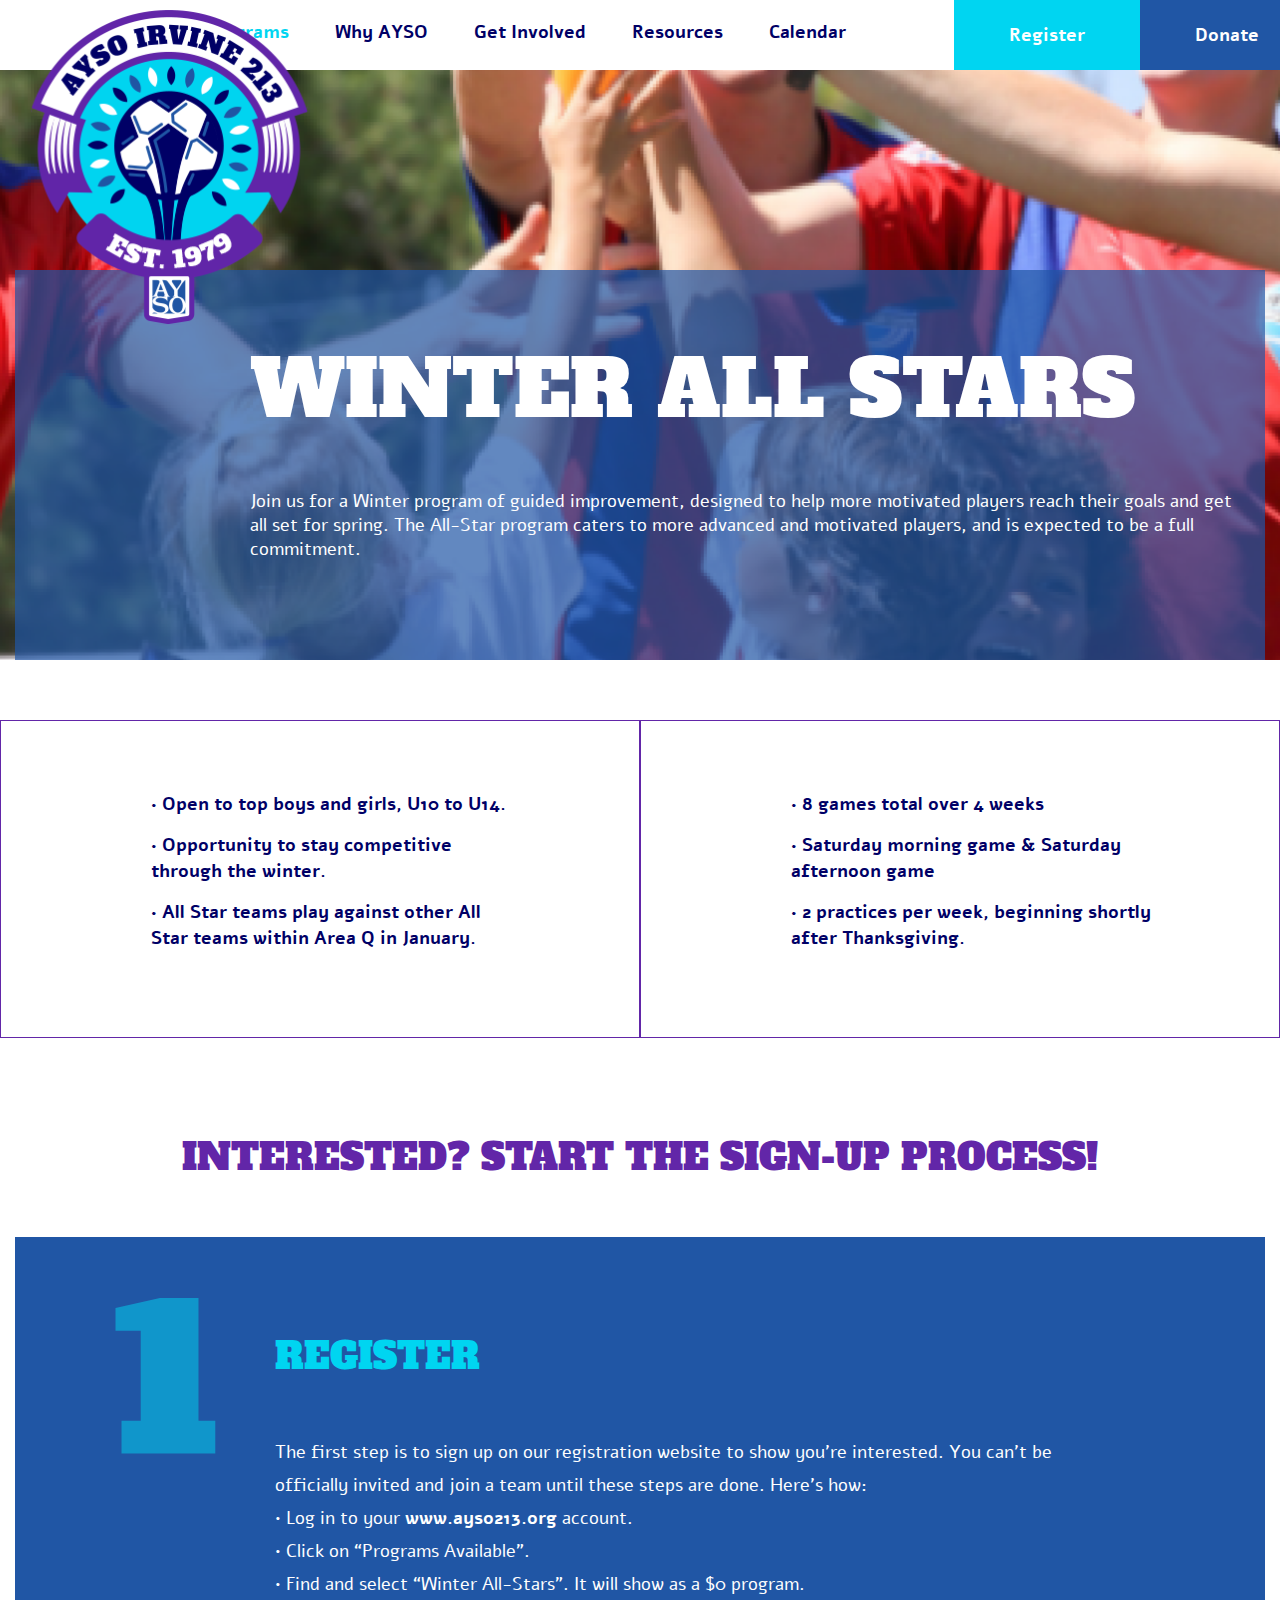
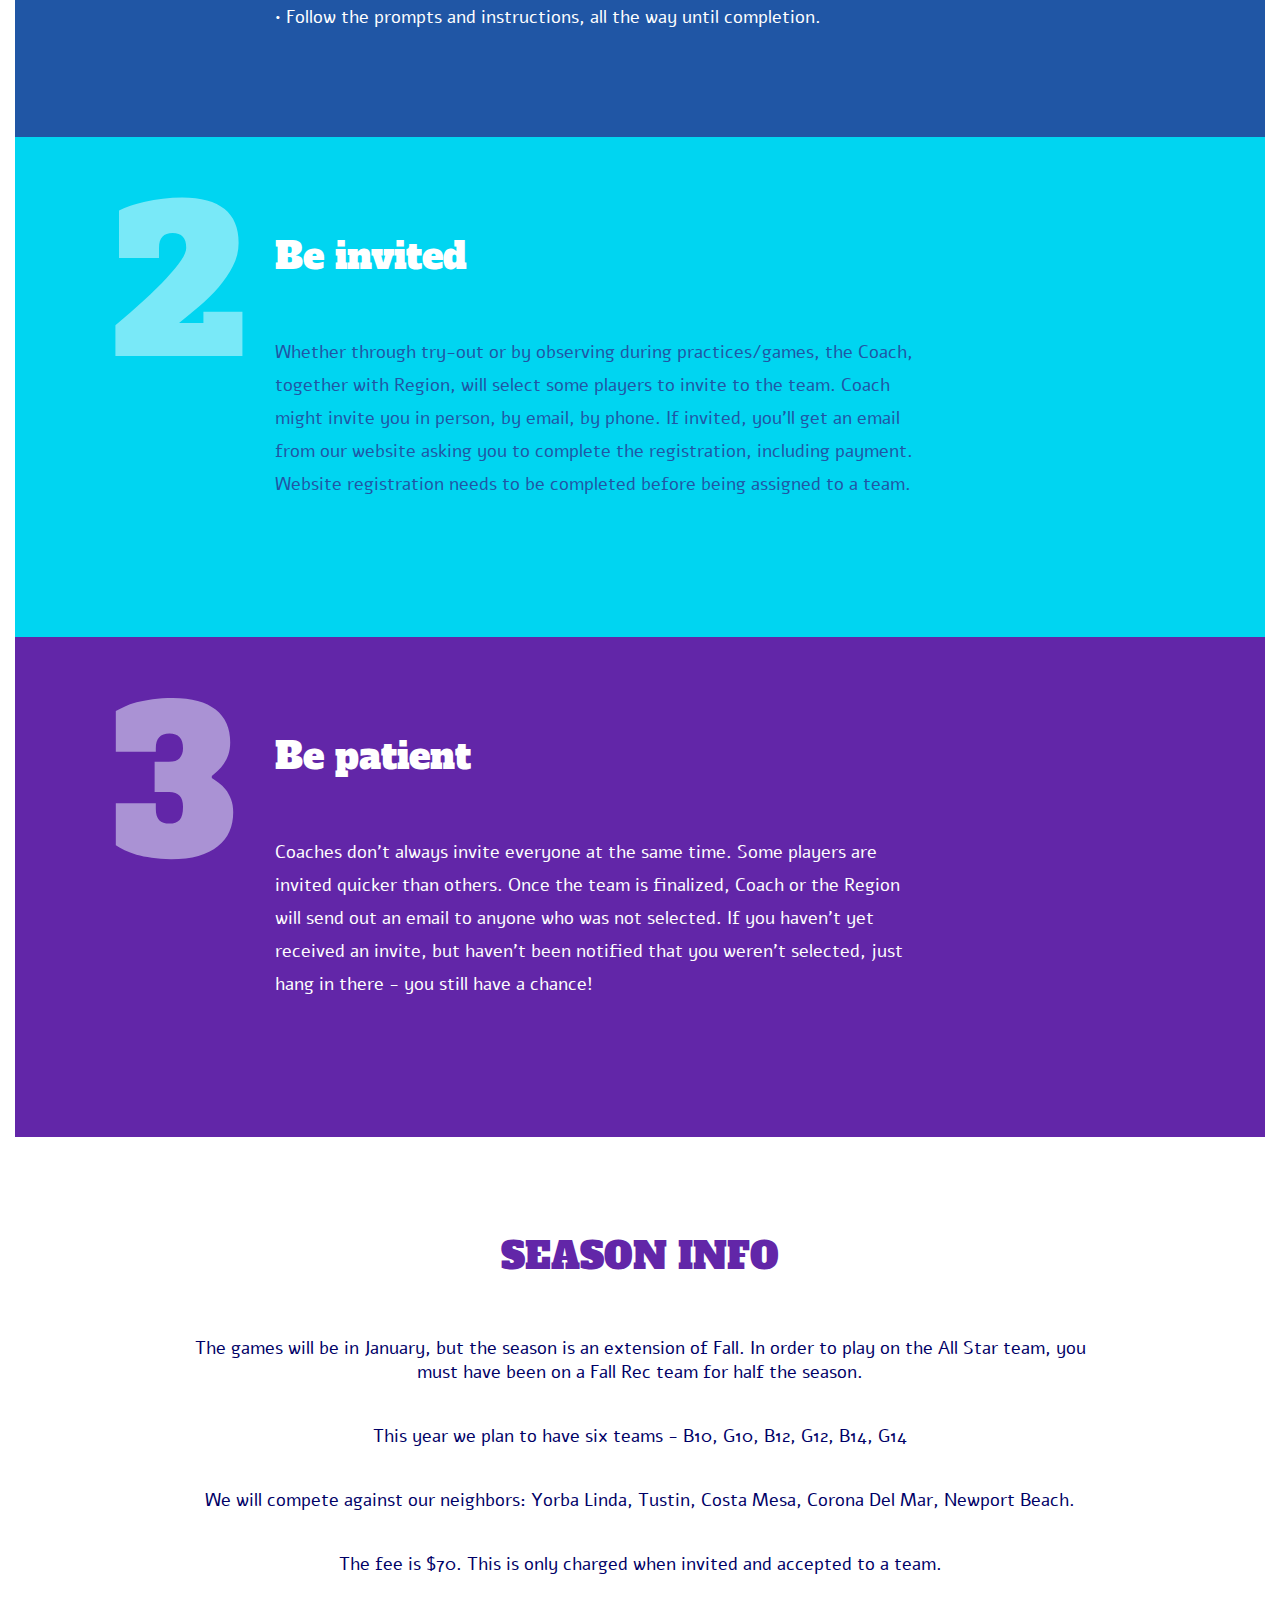
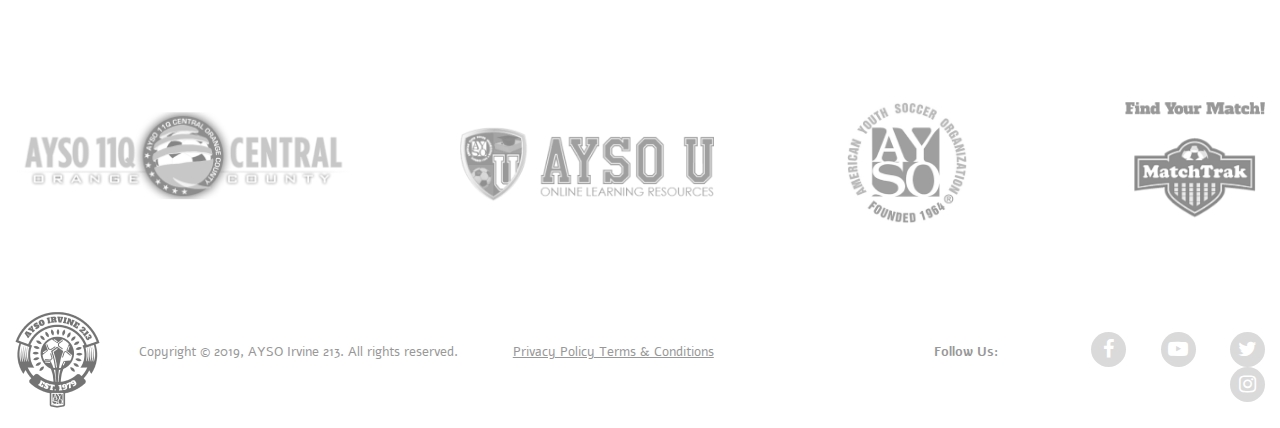
<file: winter.html>
<!DOCTYPE html>
<html lang="en">

<head>
  <meta charset="UTF-8">
  <meta name="viewport" content="width=device-width, initial-scale=1.0">
  <title>Ayso Irbine 213</title>



  <link href="https://stackpath.bootstrapcdn.com/font-awesome/4.7.0/css/font-awesome.min.css" rel="stylesheet"
    integrity="sha384-wvfXpqpZZVQGK6TAh5PVlGOfQNHSoD2xbE+QkPxCAFlNEevoEH3Sl0sibVcOQVnN" crossorigin="anonymous">

  <link rel="preconnect" href="https://fonts.gstatic.com">
  <link href="https://fonts.googleapis.com/css2?family=Alfa+Slab+One&display=swap" rel="stylesheet">
  <link href="https://fonts.googleapis.com/css2?family=Alef:wght@400;700&display=swap" rel="stylesheet">

  <link rel="stylesheet" href="css/bootstrap.min.css">





  <link rel="stylesheet" href="css/style.css">
  <link rel="stylesheet" href="css/responsive.css">


</head>

<body>
  <!--=============================================================
                            Register modal start
         ============================================================-->

  <!-- Modal -->
  <div class="modal fade" id="exampleModal" tabindex="-1" role="dialog" aria-labelledby="exampleModalLabel"
    aria-hidden="true" data-backdrop="static" data-keyboard="false">
    <div class="modal-dialog" role="document">
      <div class="modal-content">
        <button type="button" class="close" data-dismiss="modal" aria-label="Close">
          <svg width="20" height="20" viewBox="0 0 20 20" fill="none" xmlns="http://www.w3.org/2000/svg">
            <rect x="2.57861" width="23.3387" height="3.64667" rx="1.82334" transform="rotate(45 2.57861 0)"
              fill="#6226A8" />
            <rect y="16.5032" width="23.3387" height="3.64667" rx="1.82334" transform="rotate(-45 0 16.5032)"
              fill="#6226A8" />
          </svg>
        </button>
        <div class="modal-header">
          <div class="container">
            <div class="title">
              <h2 class="title__heading">create New Account</h2>
            </div>
          </div>
        </div>
        <div class="modal-body">
          <div class="container">
            <form action="#">
              <div class="modal-input-fields">
                <div class="form-group">
                  <input type="email" class="form-control" placeholder="Email Address">
                </div>
                <div class="form-group">
                  <input type="text" class="form-control" placeholder="Create Username">
                </div>
                <div class="form-group">
                  <input type="password" class="form-control" placeholder="Password">
                </div>
                <div class="form-group">
                  <input type="password" class="form-control" placeholder="Confirm Password">
                </div>

              </div>
              <p class="modal_p">By Clicking Create Account you agree to the DICK’S TSHQ <br>
                <a href="#">Term of Service</a>, <a href="#">Privacy Policy</a> and <a href="#">License Agreement</a>
              </p>
              <button type="button" class="modal_btn_bottom" data-toggle="" data-target="">
                Create Account
              </button>
              <ul>
                <li class="modal_bottom_li_one">
                  Already have an Account? <a href="#">Sign in here</a>
                </li>
                <li class="modal_bottom_li_two">
                  <a href="#">Forgot your Username or Password?</a>
                </li>
              </ul>
            </form>
          </div>
        </div>
      </div>
    </div>
  </div>


  <!--=============================================================
                            Register modal end
         ============================================================-->
  <!--=============================================================
                            navbar start
         ============================================================-->

  <nav class="navbar navbar-expand-lg  menu">
    <div class="container">
      <a class="navbar-brand logo" href="index.html"><img src="images/navbar/logo.svg" alt=""></a>
      <button class="navbar-toggler navbar_bar" type="button" data-toggle="collapse"
        data-target="#navbarSupportedContent" aria-controls="navbarSupportedContent" aria-expanded="false"
        aria-label="Toggle navigation">
        <i class="fa fa-bars" aria-hidden="true"></i>
      </button>
      <div class="collapse navbar-collapse" id="navbarSupportedContent">
        <ul class="navbar-nav ml-auto">
          <li class="nav-item dropdown ayso_dropdown_menu ">
            <a class="nav-link dropdown-toggle ayso_dropdown_color ayso_dropdown_menu-first active_color" href="#"
              id="navbarDropdown" role="button" data-toggle="dropdown" aria-haspopup="true" aria-expanded="false">
              Programs
            </a>
            <div class="dropdown-menu" aria-labelledby="navbarDropdown">
              <a class="dropdown-item" href="programs.html">Core</a>
              <a class="dropdown-item" href="rec_program.html">Rec</a>
              <a class="dropdown-item" href="fusion.html">Fusion</a>
              <a class="dropdown-item" href="summmercamp.html">Summer Camp</a>
              <a class="dropdown-item active_color" href="winter.html">Winter ALL STARS</a>
              <a class="dropdown-item" href="united.html">UNITED</a>
            </div>
          </li>
          <li class="nav-item dropdown ayso_dropdown_menu">
            <a class="nav-link dropdown-toggle ayso_dropdown_color" href="#" id="navbarDropdown" role="button"
              data-toggle="dropdown" aria-haspopup="true" aria-expanded="false">
              Why AYSO
            </a>
            <div class="dropdown-menu" aria-labelledby="navbarDropdown">
              <a class="dropdown-item" href="about.html">About</a>
              <a class="dropdown-item" href="#">Philosophy</a>
            </div>
          </li>
          <li class="nav-item dropdown ayso_dropdown_menu">
            <a class="nav-link dropdown-toggle ayso_dropdown_color" href="#" id="navbarDropdown" role="button"
              data-toggle="dropdown" aria-haspopup="true" aria-expanded="false">
              Get Involved
            </a>
            <div class="dropdown-menu" aria-labelledby="navbarDropdown">
              <a class="dropdown-item" href="volunteer.html">Volunteer</a>
              <a class="dropdown-item" href="#">Donate</a>
              <a class="dropdown-item" href="#">Helpful Links</a>
            </div>
          </li>
          <li class="nav-item dropdown ayso_dropdown_menu">
            <a class="nav-link dropdown-toggle ayso_dropdown_color" href="#" id="navbarDropdown" role="button"
              data-toggle="dropdown" aria-haspopup="true" aria-expanded="false">
              Resources
            </a>
            <div class="dropdown-menu" aria-labelledby="navbarDropdown">
              <a class="dropdown-item" href="faq.html">FAQ</a>
              <a class="dropdown-item" href="program_fees.html">Fees</a>
            </div>
          </li>
          <li class="nav-item dropdown ayso_dropdown_menu ayso_dropdown_menu-last ">
            <a class="nav-link dropdown-toggle ayso_dropdown_color" href="#" id="navbarDropdown" role="button"
              data-toggle="dropdown" aria-haspopup="true" aria-expanded="false">
              Calendar
            </a>
            <div class="dropdown-menu" aria-labelledby="navbarDropdown">
              <a class="dropdown-item" href="seassion_clander.html">MATCHTRAK
              </a>
            </div>
          </li>
          <a class="Nav_btn" data-toggle="modal" data-target="#exampleModal" href="#">Register</a>
          <a class="Nav_btn Nav_btn-right" href="#">Donate</a>

        </ul>

      </div>
    </div>
  </nav>

  <!--=============================================================
                            navbar end
         ============================================================-->
  <!--=============================================================
                            winter_header start
         ============================================================-->
  <section id="winter_header">
    <div class="container">
      <div class="winter_header_text">
        <h1>Winter All Stars</h1>
        <p>Join us for a Winter program of guided improvement, designed to help more motivated players reach their goals
          and get all set for spring. The All-Star program caters to more advanced and motivated players, and is
          expected to be a full commitment.</p>
      </div>
    </div>
  </section>
  <!--=============================================================
                            winter_header end
         ============================================================-->

  <!--=============================================================
                            winter_facility start
         ============================================================-->
  <section id="winter_facility">
    <div class="container">
      <div class="row">
        <div class="col-lg-6 ">
          <div class="winter_facility_left">
            <ul>
              <li>
                • Open to top boys and girls, U10 to U14.
              </li>
              <li>• Opportunity to stay competitive through the winter.</li>
              <li>• All Star teams play against other All Star teams within Area Q in January.</li>
            </ul>
          </div>
        </div>
        <div class="col-lg-6 ">
          <div class="winter_facility_right">
            <ul>
              <li> • 8 games total over 4 weeks</li>
              <li>• Saturday morning game & Saturday afternoon game</li>
              <li>• 2 practices per week, beginning shortly after Thanksgiving. </li>
            </ul>
          </div>
        </div>
      </div>
    </div>
  </section>
  <!--=============================================================
                            winter_facility end
         ============================================================-->
  <!--=============================================================
                            winter_process start
         ============================================================-->

  <section id="winter_process">
    <div class="container">
      <h3>INTERESTED? START THE SIGN-UP PROCESS!</h3>
      <div class="winter_process_card">
        <h4>
          REGISTER
        </h4>
        <p>
          The first step is to sign up on our registration website to show you’re interested. You can't be officially
          invited and join a team until these steps are done. Here’s how:
        </p>
        <ul>
          <li>
            • Log in to your <a href="#"> www.ayso213.org</a> account.
          </li>
          <li>• Click on “Programs Available”.</li>
          <li>• Find and select “Winter All-Stars”. It will show as a $0 program.</li>
          <li>• Follow the prompts and instructions, all the way until completion.</li>
        </ul>
        <img class="winter_process_number" src="images/winter/card01.svg" alt="card">
      </div>
      <div class="winter_process_card winter_process_card-two ">
        <h4 class="winter_process_h4_two">
          Be invited
        </h4>
        <p class="winter_process_p_two">
          Whether through try-out or by observing during practices/games, the Coach, together with Region, will select
          some players to invite to the team. Coach might invite you in person, by email, by phone. If invited, you’ll
          get an email from our website asking you to complete the registration, including payment. Website registration
          needs to be completed before being assigned to a team.
        </p>
        <img class="winter_process_number" src="images/winter/card02.svg" alt="card">
      </div>
      <div class="winter_process_card winter_process_card-three">
        <h4 class="winter_process_h4_three">
          Be patient
        </h4>
        <p class="winter_process_p_three">
          Coaches don't always invite everyone at the same time. Some players are invited quicker than others. Once the
          team is finalized, Coach or the Region will send out an email to anyone who was not selected. If you haven't
          yet received an invite, but haven't been notified that you weren't selected, just hang in there - you still
          have a chance!
        </p>
        <img class="winter_process_number" src="images/winter/card03.svg" alt="card">
      </div>
    </div>
  </section>
  <!--=============================================================
                            winter_process end
         ============================================================-->

  <!--=============================================================
                            winter_season start
         ============================================================-->

  <section id="winter_season_info">
    <div class="container">
      <h4>
        SEASON INFO
      </h4>
      <ul>
        <li class="winter_season_info_li_one"> The games will be in January, but the season is an extension of Fall. In
          order to play on the All Star team, you must have been on a Fall Rec team for half the season.</li>
        <li>This year we plan to have six teams - B10, G10, B12, G12, B14, G14</li>
        <li>We will compete against our neighbors: Yorba Linda, Tustin, Costa Mesa, Corona Del Mar, Newport Beach.</li>
        <li>The fee is $70. This is only charged when invited and accepted to a team.</li>
      </ul>
    </div>
  </section>

  <!--=============================================================
                            winter_season end
         ============================================================-->
  <!--=============================================================
                            footer start
         ============================================================-->

  <section id="footer">
    <div class="container">
      <div class="footer_brand">
        <div class="row">
          <div class="col-lg-4 col-md-6">
            <div class="photo photo-first">
              <img src="images/footer/image01.png" alt="image">
            </div>
          </div>
          <div class="col-lg-3 col-md-6">
            <div class="photo photo-second">
              <img class="img_second" src="images/footer/image02.png" alt="image">
            </div>
          </div>
          <div class="col-lg-3 col-md-6">
            <div class="photo photo-third">
              <img src="images/footer/image03.png" alt="image">
            </div>
          </div>
          <div class="col-lg-2 col-md-6">
            <div class="photo photo-fourth">
              <img class="img_fourt" src="images/footer/image04.png" alt="image">
            </div>
          </div>

        </div>
      </div>
      <div class="footer_bottom">
        <div class="row">
          <div class="col-lg-7">
            <div class="footer_bottom_left">
              <div class="row">
                <div class="col-lg-2">
                  <img src="images/footer/footer_logo.png" alt="footer_logo">
                </div>
                <div class="col-lg-6">
                  <span class="footer_copyright">Copyright © 2019, AYSO Irvine 213. All rights reserved.</span>
                </div>
                <div class="col-lg-4">
                  <span class="footer_terms">Privacy Policy Terms & Conditions</span>
                </div>
              </div>
            </div>
          </div>
          <div class="col-lg-5">
            <div class="footer_bottom_right">
              <div class="row">
                <div class="col-lg-6">
                  <div class="follw_us_text">
                    <span class="footer_follow">Follow Us:</span>
                  </div>
                </div>
                <div class="col-lg-6">
                  <div class="footer_socialicons">
                    <ul>
                      <li class="no_margin"><a href="#"><i class="fa fa-facebook" aria-hidden="true"></i></a></li>
                      <li><a href="#"><i class="fa fa-youtube-play" aria-hidden="true"></i></a></li>
                      <li><a href="#"><i class="fa fa-twitter" aria-hidden="true"></i></a></li>
                      <li><a href="#"><i class="fa fa-instagram" aria-hidden="true"></i></a></li>
                    </ul>
                  </div>
                </div>
              </div>
            </div>
          </div>
        </div>
      </div>
    </div>
  </section>


  <!--=============================================================
                            footer end
         ============================================================-->











  <script src="js/jquery-1.12.4.min.js"></script>
  <script src="js/popper.min.js"></script>
  <script src="js/bootstrap.min.js"></script>


  <script src="js/script.js"></script>
</body>

</html>
</file>
<file: css/style.css>
/*==================================================
                common css start
  ==================================================*/


* {
    margin: 0;
    padding: 0;
}

ul,
ol {
    list-style: none;
}

a,
a:hover,
a:focus {
    text-decoration: none;
}

h1,
h2,
h3,
h4,
h5,
h6,
p {
    margin: 0;
    padding: 0;
}

.container {


    max-width: 1420px !important;
}

html,
body {
    overflow-x: hidden;
}



.sticky .ayso_dropdown_menu-last {
    margin-right: 140px;
}

.ayso_dropdown_menu .active_color {
    color: #00D5F1 !important;
}

/*==================================================
                common css end
  ==================================================*/


/*==================================================
                Register css start
  ==================================================*/
#exampleModal {
    z-index: 99999;
    text-align: center;
}

#exampleModal .title__heading {

    font-family: 'Alfa Slab One', cursive;
    font-size: 79px;
    font-weight: 400;
    line-height: 79px;
    color: #000066;
    text-transform: uppercase;
    margin-bottom: 60px;



}

#exampleModal .modal-dialog {
    max-width: 1420px !important;

}

.fade {
    background: rgba(0, 0, 102, .8) !important;
}

#exampleModal .modal-dialog .modal-content {
    background: #ffffff;
    border-radius: 0;


}

#exampleModal .close {
    outline: 0;
    text-align: right;
    margin-top: 20px;
    margin-right: 20px;
    opacity: 1;
    text-shadow: 0 1px 0 #6226A8;
}

#exampleModal .modal-dialog .modal-header {
    border: 0 !important;
    padding-left: 80px;
    padding-right: 80px;

}

#exampleModal .modal-dialog .modal-body {
    padding-left: 80px;
    padding-right: 80px;
    padding-bottom: 60px;
}

#exampleModal .modal-dialog .modal-body label {
    font-family: 'Montserrat', sans-serif;
    font-size: 14px;
    font-weight: 400;
    line-height: 17px;
    color: #C7EAFB;

}

#exampleModal .modal-input-fields {
    margin-bottom: 60px;
}

#exampleModal .modal-input-fields input {
    width: 875px;
    margin: auto;
    background: transparent;
    border-top: 0;
    border-left: 0;
    border-right: 0;
    border-bottom: 1px solid #000066;
    border-radius: 0;
    font-family: 'Alfa Slab One', cursive;
    font-size: 24px;
    font-weight: 400;
    line-height: 32px;

    margin-bottom: 30px;
    padding-bottom: 20px;
    padding-left: 0;
}

#exampleModal .form-control::placeholder {
    color: #DADADA;
}

#exampleModal .form-control:focus {
    box-shadow: none;
}

#exampleModal .modal_p {
    font-family: 'Alef', sans-serif;
    font-size: 14px;
    font-weight: 700;
    line-height: 24px;
    color: #2056A5;
    ;
}

#exampleModal .modal_p a {
    display: inline-block;
    color: #6226A8;
    text-decoration: underline;
}

#exampleModal .modal_btn_bottom {
    font-family: 'Alef', sans-serif;
    font-size: 18px;
    font-weight: 700;
    line-height: 24px;
    color: #fff;
    background: #000066;
    border-radius: 45px;
    padding: 20px 150px;
    border: 0;
    outline: 0;
    cursor: pointer;
    margin-top: 60px;
    margin-bottom: 80px;
}

#exampleModal .modal_bottom_li_one {
    font-family: 'Alef', sans-serif;
    font-size: 18px;
    font-weight: 700;
    line-height: 24px;
    color: #2056A5;
}

#exampleModal .modal_bottom_li_one a {
    display: inline-block;
    color: #6226A8;
    text-decoration: underline;
}

#exampleModal .modal_bottom_li_two a {
    display: inline-block;
    font-family: 'Alef', sans-serif;
    font-size: 18px;
    font-weight: 700;
    line-height: 24px;
    color: #6F6F6F;
    text-decoration: underline;
    margin-top: 30px;

}

#exampleModal .modal-dialog .modal-body .button-formgroup {
    display: flex;
    justify-content: center;
    padding-top: 30px;
}

#exampleModal .modal-dialog .modal-body .startbtn {
    display: flex;
    justify-content: left;
}

#exampleModal  .modal-scrollbar-measure {
    overflow: hidden !Important;

}


/*==================================================
                Register css end
  ==================================================*/

/*==================================================
                navbar css start
  ==================================================*/
@media all and (min-width: 992px) {
    .navbar .nav-item .dropdown-menu {
        display: none;
    }

    .navbar .nav-item:hover .nav-link {
        color: #00D5F1;
    }

    .navbar .nav-item:hover .dropdown-menu {
        display: block;
    }

    .navbar .nav-item .dropdown-menu {
        margin-top: 0;
    }
}

.navbar {
    padding-top: 0;
    padding-bottom: 0;
    background: #fff;


}

.navbar .logo {
    position: relative;
    height: auto;
}

.navbar .logo img {
    position: absolute;
    top: -20px;
    left: 0;
    width: 277px;
    z-index: 5;

}

.dropdown-toggle::after {
    display: none;

}

.ayso_dropdown_color {
    display: inline-block;
    color: #000066 !important;
    font-family: 'Alef', sans-serif;
    font-size: 18px;
    line-height: 24px;
    font-weight: 700;
    outline: 0;
    padding-top: 20px;

}

.ayso_dropdown_color:hover {
    color: #00D5F1 !important;
}

.dropdown-menu {
    padding: 0;
    border: 0 !important;
}
.ayso_dropdown_menu{
    margin-left: 30px;
}
.ayso_dropdown_menu .dropdown-item {
    font-family: 'Alef', sans-serif;
    font-size: 18px;
    line-height: 24px;
    font-weight: 400;
    color: #fff;
    background: #7C4CB4;
    outline: 0 !important;
    border-radius: 0;
    padding: 20px 20px;

}

.ayso_dropdown_menu .dropdown-item:hover {
    color: #00D5F1;
}

.ayso_dropdown_menu-first {
    margin-left: 0 !important;
}

.ayso_dropdown_menu-last {
    margin-right: 100px;
}

nav .Nav_btn {
    font-family: 'Alef', sans-serif;
    font-size: 18px;
    line-height: 50px;
    font-weight: 700;
    color: #fff;
    background: #00D5F1;
    padding: 10px 55px;
}

nav .Nav_btn-right {
    background: #2056A5;
    margin-right: -65px;
}

.sticky {
    position: fixed !important;
    top: 0 !important;
    width: 100%;
    background: #ffffff;
    z-index: 9999;
    -webkit-box-shadow: 0px 0px 5px 0px rgba(0, 0, 0, 0.2);
    -moz-box-shadow: 0px 0px 5px 0px rgba(0, 0, 0, 0.2);
    box-shadow: 0px 0px 5px 0px rgba(0, 0, 0, 0.2);
    transform: .4s;
}

.sticky .logo img {
    width: 120px !important;
}
/*==================================================
                navbar css end
  ==================================================*/

/*==================================================
                footer css start
  ==================================================*/

#footer {

    margin-top: 80px;
    padding-bottom: 10px;
}

#footer .footer_brand .photo {
    text-align: center;
    height: 130px;
}

#footer .footer_brand .photo img {
    width: 100%;
}

#footer .footer_brand .photo-first {
    text-align: left;
    padding-top: 10px;
    width: 350px;
}

#footer .footer_brand .photo-second {
    padding-top: 25px;
    width: 255px;
    margin: auto;
}

#footer .footer_brand .photo-third {
    width: 120px;
    margin: auto;
}

#footer .footer_brand .photo-fourth {
    text-align: right;
    width: 140px;
    margin-left: auto;
}

#footer .footer_copyright {
    display: inline-block;
    font-family: 'Alef', sans-serif;
    font-size: 13px;
    line-height: 50px;
    font-weight: 400;
    color: #989898;
    padding-top: 15px;
}

#footer .footer_terms {
    display: inline-block;
    font-family: 'Alef', sans-serif;
    font-size: 13px;
    line-height: 50px;
    font-weight: 400;
    color: #989898;
    text-decoration: underline;
    padding-top: 15px;
}

#footer .footer_follow {
    display: inline-block;
    font-family: 'Alef', sans-serif;
    font-size: 13px;
    line-height: 50px;
    font-weight: 700;
    color: #989898;
    padding-top: 15px;
}

#footer .footer_bottom {
    margin-top: 80px;

}

#footer .footer_bottom_right {
    text-align: right;
}

#footer .footer_socialicons ul li {

    display: inline-block;
    margin-left: 30px;
}

#footer .footer_socialicons ul {
    padding-top: 20px;
}

#footer .footer_socialicons ul .no_margin {
    margin-left: 0;
}

#footer .footer_socialicons ul li a {
    display: inline-block;
    font-size: 20px;
    background: #DADADA;
    width: 35px;
    height: 35px;
    line-height: 35px;
    border-radius: 50%;
    color: #fff;
    text-align: center;


}

/*==================================================
                footer css end
  ==================================================*/
/*------------------home page start----------------- */
/*==================================================
                home_header css start
  ==================================================*/



#home_header {
    background: url(../images/Home/home_header.png) no-repeat center;
    background-size: cover;
    height: 900px;
    margin-top: -1px;
}

#home_header .home_header_heading {
    font-family: 'Alfa Slab One', cursive;
    font-weight: 400;
    font-size: 70px;
    line-height: 72px;
    color: #ffffff;
    padding-left: 300px;
    text-transform: lowercase;
    padding-top: 80px;

}

#home_header .home_header_heading span {
    text-transform: uppercase;
}

#home_header .home_header_ragion {
    background: #6226A8;
    height: 300px;
    margin-top: 80px;
    width: 1455px;
}

#home_header .home_header_ragion_left {
    height: 300px;
}

#home_header .home_header_ragion_left img {
    width: 100%;
    height: 100%;
}

#home_header .home_header_ragion_center {

    height: 300px;
}

#home_header .home_header_ragion_center p {
    font-family: 'Alef', sans-serif;
    font-size: 24px;
    font-weight: 400;
    line-height: 32px;
    color: #ffffff;
    width: 790px;
    padding-top: 80px;
    padding-left: 45px;
}

#home_header .home_header_ragion_center_link {
    text-align: right;
    display: block;

}

#home_header .home_header_ragion_center a {
    display: inline-block;
    text-align: right;
    padding-top: 60px;
    padding-right: 30px;

}

#home_header .home_header_ragion_right {

    height: 300px;
}

#home_header .home_header_ragion_right img {
    width: 100%;
    height: 100%;
}

#home_header .home_header_bottom {
    margin-top: 80px;
}

#home_header .home_header_bottom_left p {
    font-family: 'Alfa Slab One', cursive;
    font-size: 36px;
    line-height: 49px;
    font-weight: 400;
    color: #ffffff;
    width: 845px;
}

#home_header .home_header_bottom_right a {
    display: inline-block;
    font-family: 'Alef', sans-serif;
    font-size: 18px;
    font-weight: 700;
    line-height: 24px;
    color: #000066;
    text-transform: capitalize;
    background: #ffffff;
    padding: 30px 110px;
    border-radius: 50px;
}

/*==================================================
                home_header css end
  ==================================================*/


/*==================================================
                home_community_care css start
  ==================================================*/


#home_community_care .col-lg-7 {
    padding-left: 0;
    padding-right: 0;
}

#home_community_care .col-lg-5 {
    padding-left: 0;
    padding-right: 0;
}

#home_community_care .home_community_care_left {
    height: 550px;
    background: #00D5F1;
    padding-left: 55px;

}

#home_community_care .home_community_care_left-second {
    background: #6226A8;
    padding-left: 130px;
}

#home_community_care .home_community_care_left-third {
    background: #2056A5;
}

#home_community_care .home_community_care_left h2 {
    font-family: 'Alfa Slab One', cursive;
    font-size: 72px;
    line-height: 72px;
    font-weight: 400;
    color: #ffffff;
    width: 650px;
    margin-bottom: 50px;
    padding-top: 60px;
}

#home_community_care .home_community_care_left-second h2 {
    width: 500px;
}

#home_community_care .home_community_care_left-third h2 {
    text-transform: uppercase;
}

#home_community_care .home_community_care_left p {
    font-family: 'Alef', sans-serif;
    font-size: 18px;
    font-weight: 700;
    line-height: 24px;
    color: #000066;
    width: 670px;
}

#home_community_care .home_community_care_left-second p {
    color: #ffffff;

}

#home_community_care .home_community_care_left-third p {
    color: #00D5F1;

}

#home_community_care .home_community_care_left a {
    display: inline-block;
    font-family: 'Alef', sans-serif;
    font-size: 18px;
    font-weight: 700;
    line-height: 24px;
    color: #404092;
    text-decoration: underline;
    margin-top: 50px;
    text-transform: capitalize;
}

#home_community_care .home_community_care_left-second a {
    color: #00D5F1;
}

#home_community_care .home_community_care_left-third a {
    color: #fff;
    text-transform: capitalize;
}

#home_community_care .home_community_care_right {
    height: 550px;
    background: black;

}

#home_community_care .home_community_care_right img {
    width: 100%;
    height: 100%;
}


/*==================================================
                home_community_care css end
  ==================================================*/
/*==================================================
                home_social css start
  ==================================================*/
#home_social {

    margin-top: 80px;

}

#home_social .col-lg-4 {
    padding-left: 0;
    padding-right: 0;
}

#home_social .title {
    text-align: center;
}

#home_social .title h3 {
    font-family: 'Alfa Slab One', cursive;
    font-size: 48px;
    font-weight: 65px;
    font-weight: 400;
    color: #000066;
    margin-bottom: 60px;
}

#home_social .home_social_left {
    background: red;
    height: 350px;

}

#home_social .home_social_left img {
    width: 100%;
    height: 100%;
}

#home_social .home_social_center {
    background: #00D5F1;
    height: 350px;
    text-align: center;
}

#home_social .home_social_center a {
    font-family: 'Alef', sans-serif;
    font-size: 36px;
    line-height: 10;
    font-weight: 400;
    color: #2056A5;
}

#home_social .home_social_right {
    background: #F2FEFF;
    height: 350px;
    text-align: center;
}

#home_social .home_social_right a {
    font-family: 'Alef', sans-serif;
    font-size: 36px;
    line-height: 10;
    font-weight: 400;
    color: #2056A5;
    line-height: 10;

}

/*==================================================
                home_social css end
  ==================================================*/

/* -------programs page start----- */


/*==================================================
                programs_header css start
  ==================================================*/

#programs_header {
    background: url(../images/programs/programs_header.png) no-repeat center;
    background-size: cover;
    height: 750px;
    padding-top: 190px;
}

#programs_header .programs_header_texts {
    width: 100%;
    background: rgba(32, 86, 165, .6);

    padding-top: 80px;
    padding-left: 230px;
    padding-bottom: 100px;

}

#programs_header .programs_header_texts h1 {
    font-family: 'Alfa Slab One', cursive;
    font-size: 79px;
    line-height: 79px;
    font-weight: 400;
    color: #ffffff;
    width: 610px;
    margin-bottom: 30px;
    text-transform: uppercase;
}

#programs_header .programs_header_texts p {
    font-family: 'Alef', sans-serif;
    font-size: 18px;
    font-weight: 400;
    line-height: 24px;
    color: #ffffff;
    width: 885px;
}

/*==================================================
                programs_header css end
  ==================================================*/

/*==================================================
                programs_ayso_programs css end
  ==================================================*/



  #programs_ayso_programs {
    margin-top: 120px;
}

#programs_ayso_programs .col-lg-4 {
    padding-left: 0;
    padding-right: 0;
}
#programs_ayso_programs .programs_ayso_programs_card{
    height: 440px;
}
#programs_ayso_programs .title {
    text-align: center;
}

#programs_ayso_programs .title h3 {
    font-family: 'Alfa Slab One', cursive;
    font-size: 72px;
    line-height: 72px;
    font-weight: 400;
    color: #6226A8;
    margin-bottom: 60px;
    text-transform: uppercase;
}

#programs_ayso_programs .programs_ayso_programs_card {
    position: relative;
}

#programs_ayso_programs .programs_ayso_programs_card img {
    width: 100%;
    height: 100%;
}

#programs_ayso_programs .programs_ayso_programs_card .overlay {
    position: absolute;
    top: 0;
    left: 0;
    width: 100%;
    height: 100%;
    background: rgba(32, 86, 165, 0.39);
    transition: .4s;
}

#programs_ayso_programs .programs_ayso_programs_card .overlay h4 {
    font-family: 'Alfa Slab One', cursive;
    font-size: 36px;
    font-weight: 400;
    line-height: 49px;
    color: #ffffff;
    text-align: center;
    padding-top: 150px;
}

#programs_ayso_programs .programs_ayso_programs_card .overlay_2 {
    width: 100%;
    height: 0;
    position: absolute;
    top: 0;
    left: 0;
    background: rgba(32, 86, 165, 0.91);
    padding: 25px 68px;
    display: none;
    transition: .4s !important;
}

#programs_ayso_programs .programs_ayso_programs_card .overlay_2 h4 {
    font-family: 'Alfa Slab One', cursive;
    font-size: 36px;
    font-weight: 400;
    line-height: 49px;
    color: #ffffff;
    text-align: center;
    margin-bottom: 30px;

}

#programs_ayso_programs .programs_ayso_programs_card .overlay_2 p {
    font-family: 'Alef', sans-serif;
    font-size: 18px;
    font-weight: 400;
    line-height: 27px;
    color: #ffffff;
    width: 310px;
    margin: auto;
}

#programs_ayso_programs .programs_ayso_programs_card .overlay_2 a {
    display: inline-block;
    font-family: 'Alef', sans-serif;
    font-size: 18px;
    font-weight: 400;
    line-height: 24px;
    color: #00D5F1;
    margin-top: 30px;
    margin-left: 15px;
}

#programs_ayso_programs .programs_ayso_programs_card .overlay_2 a img {
    width: 30px;
}

#programs_ayso_programs .programs_ayso_programs_card:hover .overlay {
    display: none;


}

#programs_ayso_programs .programs_ayso_programs_card:hover .overlay_2 {
    display: block;
   
    height: 100%;

}


/*==================================================
           programs_ayso_programs css end
==================================================*/


/*==================================================
           programs_summer_camp css start
==================================================*/

#programs_summer_camp {
    margin-top: 180px;
}

#programs_summer_camp .col-lg-7 {
    padding-left: 0;
    padding-right: 0;
}

#programs_summer_camp .col-lg-5 {
    padding-left: 0;
    padding-right: 0;
}

#programs_summer_camp .programs_summer_camp_left {
    height: 550px;
    background: #6226A8;
    padding-left: 55px;

}

#programs_summer_camp .programs_summer_camp_left-second {
    background: #000066;
    padding-left: 130px;
}

#programs_summer_camp .programs_summer_camp_left-third {
    background: #00002D;
}

#programs_summer_camp .programs_summer_camp_left h2 {
    font-family: 'Alfa Slab One', cursive;
    font-size: 72px;
    line-height: 72px;
    font-weight: 400;
    color: #ffffff;
    width: 650px;
    margin-bottom: 50px;
    padding-top: 60px;
    text-transform: uppercase;
}

#programs_summer_camp .programs_summer_camp_left-second h2 {
    width: 500px;
}

#programs_summer_camp .programs_summer_camp_left-third h2 {
    text-transform: uppercase;
}

#programs_summer_camp .programs_summer_camp_left p {
    font-family: 'Alef', sans-serif;
    font-size: 18px;
    font-weight: 700;
    line-height: 24px;
    color: #000066;
    width: 670px;
}

#programs_summer_camp .programs_summer_camp_left-second p {
    color: #ffffff;

}

#programs_summer_camp .programs_summer_camp_left-third p {
    color: #00D5F1;

}

#programs_summer_camp .programs_summer_camp_left a {
    display: inline-block;
    font-family: 'Alef', sans-serif;
    font-size: 18px;
    font-weight: 400;
    line-height: 24px;
    color: #fff;
    text-decoration: underline;
    margin-top: 50px;
    text-transform: capitalize;
}

#programs_summer_camp .programs_summer_camp_left-second a {
    color: #fff;
}

#programs_summer_camp .programs_summer_camp_left-third a {
    color: #fff;
    text-transform: capitalize;
}

#programs_summer_camp .programs_summer_camp_right {
    height: 550px;
    background: black;

}

#programs_summer_camp .programs_summer_camp_right img {
    width: 100%;
    height: 100%;
}

/*==================================================
           programs_summer_camp css end
==================================================*/


/* -----------------summer camp page start--------------------- */


/*==================================================
          summer_camp_header css start
==================================================*/

#summer_camp_header {
    background: url(../images/summer_camp/summer_camp_header.png) no-repeat center;
    background-size: cover;
    height: 590px;
    padding-top: 200px;
}

#summer_camp_header .summer_camp_header_text {
    width: 100%;
    height: 390px;
    background: rgba(32, 86, 165, .7);
    padding-top: 80px;
    padding-left: 235px;


}

#summer_camp_header .summer_camp_header_text h1 {
    font-family: 'Alfa Slab One', cursive;
    font-size: 79px;
    font-weight: 400;
    line-height: 79px;
    color: #ffffff;
    text-transform: uppercase;
    margin-bottom: 20px;
}

#summer_camp_header .summer_camp_header_text h2 {
    font-family: 'Alfa Slab One', cursive;
    font-size: 36px;
    font-weight: 400;
    line-height: 49px;
    color: #ffffff;
    margin-bottom: 40px;
}

#summer_camp_header .summer_camp_header_text p {
    font-family: 'Alef', sans-serif;
    font-size: 18px;
    font-weight: 400;
    line-height: 24px;
    color: #fff;
    width: 990px;
}

/*==================================================
          summer_camp_header css end
==================================================*/
/*==================================================
          summer_camp_looking css start
==================================================*/




#summer_camp_looking {
    text-align: center;
    padding: 80px 0;
}

#summer_camp_looking h3 {
    font-family: 'Alfa Slab One', cursive;
    font-size: 36px;
    line-height: 39px;
    font-weight: 400;
    color: #2056A5;
    text-transform: uppercase;
    margin-bottom: 42px;
}

#summer_camp_looking ul li {
    font-family: 'Alef', sans-serif;
    font-size: 18px;
    font-weight: 400;
    line-height: 24px;
    color: #000066;

}

#summer_camp_looking ul .summer_camp_li_one {
    width: 500px;
    margin: auto;
}

#summer_camp_looking h4 {
    font-family: 'Alfa Slab One', cursive;
    font-size: 36px;
    line-height: 39px;
    font-weight: 400;
    color: #6226A8;
    text-transform: uppercase;
    margin-top: 70px;
}

#summer_camp_looking a {
    display: inline-block;
    font-family: 'Alef', sans-serif;
    font-size: 18px;
    font-weight: 400;
    line-height: 24px;
    color: #fff;
    background: #6226A8;
    border-radius: 45px;
    padding: 30px 70px;
    margin-top: 80px;

}

/*==================================================
          summer_camp_looking css end
==================================================*/

/* --------------------------winter page start-------------------- */

/*==================================================
          winter_header css start
==================================================*/




#winter_header {
    background: url(../images/winter/winter_header.png)no-repeat center;
    background-size: cover;
    height: 590px;
    padding-top: 200px;
}

#winter_header .winter_header_text {
    height: 390px;
    background: rgba(32, 86, 165, .7);
    padding-top: 80px;
    padding-left: 235px;

}

#winter_header .winter_header_text h1 {
    font-family: 'Alfa Slab One', cursive;
    font-size: 79px;
    font-weight: 400;
    line-height: 79px;
    color: #ffffff;
    text-transform: uppercase;
    margin-bottom: 60px;

}

#winter_header .winter_header_text p {
    font-family: 'Alef', sans-serif;
    font-size: 18px;
    font-weight: 400;
    line-height: 24px;
    color: #fff;
    width: 990px;
}


/*==================================================
          winter_header css end
==================================================*/



/*==================================================
          winter_facility css start
==================================================*/

#winter_facility {
    margin-top: 60px;
}

#winter_facility .col-lg-6 {
    padding-left: 0;
    padding-right: 0;

}

#winter_facility .winter_facility_left {
    border: 1px solid #6226A8;
    box-sizing: border-box;
    padding: 70px 150px;
}

#winter_facility .winter_facility_right {
    border: 1px solid #6226A8;
    box-sizing: border-box;
    padding: 70px 150px;
}

#winter_facility ul li {
    font-family: 'Alef', sans-serif;
    font-size: 18px;
    font-weight: 700;
    line-height: 26px;
    color: #000066;
    width: 365px;
    margin-bottom: 15px;
}

/*==================================================
          winter_facility css end
==================================================*/

/*==================================================
          winter_process css start
==================================================*/


#winter_process {
    margin-top: 100px;
}

#winter_process h3 {
    font-family: 'Alfa Slab One', cursive;
    font-size: 36px;
    font-weight: 400;
    line-height: 39px;
    color: #6226A8;
    text-transform: uppercase;
    text-align: center;
    margin-bottom: 60px;
}

#winter_process .winter_process_card {
    width: 100%;
    background: #2056A5;
    height: 500px;
    padding-top: 100px;
    padding-left: 260px;
    position: relative;
}

#winter_process .winter_process_card-two {
    background: #00D5F1;
}

#winter_process .winter_process_card-three {
    background: #6226A8;
}

#winter_process .winter_process_card h4 {
    font-family: 'Alfa Slab One', cursive;
    font-size: 36px;
    font-weight: 400;
    line-height: 39px;
    color: #00D5F1;
    margin-bottom: 60px;
}

#winter_process .winter_process_card .winter_process_h4_two {
    color: #ffffff !important;
}

#winter_process .winter_process_card .winter_process_h4_three {
    color: #ffffff !important;
}

#winter_process .winter_process_card p {
    font-family: 'Alef', sans-serif;
    font-size: 18px;
    line-height: 33px;
    font-weight: 400;
    color: #fff;
    width: 835px;
}

#winter_process .winter_process_card .winter_process_p_three {
    color: #fff;
    width: 650px;
}

#winter_process .winter_process_card .winter_process_p_two {
    color: #2056A5;
    width: 660px;
}

#winter_process .winter_process_card ul li {
    font-family: 'Alef', sans-serif;
    font-size: 18px;
    line-height: 33px;
    font-weight: 400;
    color: #fff;
}

#winter_process .winter_process_card ul li a {
    display: inline-block;
    color: #fff;
    font-weight: 700;
}


#winter_process .winter_process_card .winter_process_number {
    position: absolute;
    top: 60px;
    left: 100px;
}

/*==================================================
          winter_process css end
==================================================*/
/*==================================================
          winter_season css start
==================================================*/

#winter_season_info {
    text-align: center;
    margin-top: 100px;
    padding-bottom: 30px;
}

#winter_season_info h4 {
    font-family: 'Alfa Slab One', cursive;
    font-size: 36px;
    line-height: 39px;
    font-weight: 400;
    color: #6226A8;
    margin-bottom: 60px;

}

#winter_season_info ul li {
    font-family: 'Alef', sans-serif;
    font-size: 18px;
    line-height: 24px;
    font-weight: 400;
    color: #000066;
    margin-top: 40px;
}


#winter_season_info .winter_season_info_li_one {
    width: 900px;
    margin: auto;
}

/*==================================================
          winter_season css end
==================================================*/


/* ---------------------------fusion page start---------------------- */

/*==================================================
          fusion_header css start
==================================================*/
#fusion_header {
    background: url(../images/fusion/fusion_header.png) no-repeat center;
    background-size: cover;
    height: 550px;
    padding-top: 170px;
}

#fusion_header .fusion_header_text {
    background: rgba(32, 86, 165, .7);
    height: 330px;
    padding-top: 60px;
    padding-left: 230px;
}

#fusion_header .fusion_header_text ul {
    margin-bottom: 60px;
}

#fusion_header .fusion_header_text ul li {
    display: inline-block;
}

#fusion_header .fusion_header_text .fusion_header_heading1 {
    font-family: 'Alfa Slab One', cursive;
    font-size: 79px;
    font-weight: 400;
    line-height: 79px;
    color: #ffffff;
    text-transform: uppercase;
}

#fusion_header .fusion_header_text .fusion_header_heading2 {
    font-family: 'Alfa Slab One', cursive;
    font-size: 36px;
    font-weight: 400;
    line-height: 49px;
    color: #ffffff;
    text-transform: uppercase;
    width: 575px;
    margin-left: 60px;
}

#fusion_header .fusion_header_text p {
    font-family: 'Alef', sans-serif;
    font-size: 18px;
    font-weight: 400;
    line-height: 24px;
    color: #fff;
    width: 940px;
}

/*==================================================
          fusion_header css end
==================================================*/

/*==================================================
          fusion_signing css start
==================================================*/


#fusion_signing {
    margin-top: 100px;
}

#fusion_signing .col-lg-4 {
    padding-left: 0;
    padding-right: 0;
}

#fusion_signing h3 {
    font-family: 'Alfa Slab One', cursive;
    font-size: 64px;
    font-weight: 400;
    line-height: 79px;
    color: #000066;
    text-align: center;
    width: 950px;
    margin: auto;
    padding-bottom: 100px;
}


#fusion_signing .fusion_signing_card {
    width: 100%;
    height: 300px;
    background: #F2FEFF;
    padding-top: 80px;
    padding-left: 120px;
    position: relative;
    z-index: -1;
} 

#fusion_signing .fusion_signing_card .fusion_card_number {
    position: absolute;
    top: 65px;
    left: 75px;
    z-index: -2;
}

#fusion_signing .fusion_signing_card-blue {
    background: #00D5F1;
}

#fusion_signing .fusion_signing_card p {
    font-family: 'Alef', sans-serif;
    font-size: 24px;
    font-weight: 400;
    line-height: 33px;
    color: #2056A5;
}

#fusion_signing .fusion_signing_card a {
    display: inline-block;
    font-family: 'Alef', sans-serif;
    font-size: 24px;
    font-weight: 700;
    line-height: 33px;
    color: #2056A5;
}

#fusion_signing .fusion_card-p_one {
    width: 320px;
}

#fusion_signing .fusion_card-p_two {
    width: 290px;
}

#fusion_signing .fusion_card-p_four {
    width: 290px;
    padding-top: 40px;
}

#fusion_signing .fusion_card-p_other {
    padding-top: 50px;
}

/*==================================================
          fusion_signing css end
==================================================*/
/*==================================================
          fusion_invitation css start
==================================================*/


#fusion_invitation {

    margin-top: 120px;
}

#fusion_invitation .fusion_invitation_accept {
    background: rgba(98, 38, 168, 0.8);
    text-align: center;
}

#fusion_invitation .fusion_invitation_accept h3 {
    font-family: 'Alfa Slab One', cursive;
    font-size: 36px;
    font-weight: 400;
    line-height: 39px;
    color: #ffffff;
    padding-top: 80px;
    margin-bottom: 50px;
}

#fusion_invitation .fusion_invitation_accept p {
    font-family: 'Alef', sans-serif;
    font-size: 24px;
    font-weight: 400;
    line-height: 33px;
    color: #fff;
    width: 1045px;
    margin: auto;

}

#fusion_invitation .fusion_invitation_accept a {
    display: inline-block;
    color: #fff;
}

#fusion_invitation .fusion_invitation_accept .fusion_p_two {

    padding-bottom: 100px;
}

#fusion_invitation .fusion_invitaion_bottom {
    text-align: center;
    margin-top: 100px;
    padding-bottom: 100px;
}

#fusion_invitation .fusion_invitaion_bottom p {
    font-family: 'Alef', sans-serif;
    font-size: 24px;
    font-weight: 400;
    line-height: 33px;
    color: #000066;
    margin: auto;
}

#fusion_invitation .fusion_invitaion_bottom .fusion_bottom_p_one {
    width: 1090px;
}

#fusion_invitation .fusion_invitaion_bottom .fusion_bottom_p_two {
    width: 1090px;
    padding-top: 40px;
    padding-bottom: 80px;
}

#fusion_invitation .fusion_invitaion_bottom p a {
    display: inline-block;
    font-weight: 700;
    color: #000066;
}

#fusion_invitation .fusion_invitaion_bottom h5 {
    font-family: 'Alfa Slab One', cursive;
    font-size: 36px;
    font-weight: 400;
    line-height: 79px;
    color: #6226A8;

}

#fusion_invitation .fusion_invitaion_bottom .fusion_bottom_btn {
    display: inline-block;
    font-family: 'Alef', sans-serif;
    font-size: 18px;
    font-weight: 400;
    line-height: 24px;
    color: #fff;
    text-transform: uppercase;
    background: #6226A8;
    border-radius: 45px;
    padding: 30px 50px;
    margin-top: 80px;
}

/*==================================================
          fusion_invitation css end
==================================================*/

/* ---------------------------united page start---------------------- */


/*==================================================
           united header css start
==================================================*/


#united_header {
    background: url(../images/united/united_header.png) no-repeat center;
    background-size: cover;
    height: 550px;
    padding-top: 170px;
}



#united_header .united_header_text {
    background: rgba(32, 86, 165, .7);
    height: 330px;
    padding-top: 70px;
    padding-left: 230px;
}

#united_header .united_header_text ul {
    margin-bottom: 60px;
}

#united_header .united_header_text ul li {
    display: inline-block;
}

#united_header .united_header_text .united_header_heading1 {
    font-family: 'Alfa Slab One', cursive;
    font-size: 79px;
    font-weight: 400;
    line-height: 79px;
    color: #ffffff;
    text-transform: uppercase;
}

#united_header .united_header_text .united_header_heading2 {
    font-family: 'Alfa Slab One', cursive;
    font-size: 36px;
    font-weight: 400;
    line-height: 49px;
    color: #ffffff;
    text-transform: uppercase;
    width: 575px;
    margin-left: 60px;
    vertical-align: top;
}

#united_header .united_header_text p {
    font-family: 'Alef', sans-serif;
    font-size: 18px;
    font-weight: 400;
    line-height: 24px;
    color: #fff;
    width: 570px;
}


/*==================================================
           united header css end
==================================================*/
/*==================================================
           united signup css start
==================================================*/


#united_signup {
    margin-top: 100px;
    padding-bottom: 250px;
}

#united_signup .col-lg-4 {
    padding-left: 0;
    padding-right: 0;
}

#united_signup .united_signup_card {
    height: 400px;
    background: rgba(98, 38, 168, 0.8);
    padding-top: 90px;
    padding-left: 75px;

}

#united_signup .united_signup_card-2 {
    background: #00D5F1;
}

#united_signup .united_signup_card-3 {
    background: #2056A5;
}

#united_signup .united_signup_card p {
    font-family: 'Alfa Slab One', cursive;
    font-size: 36px;
    font-weight: 400;
    line-height: 39px;
    color: #ffffff;
    width: 318px;
}


#united_signup .united_signup_card .united_signup_p_two {
    width: 330px;
}

#united_signup .united_bottom {
    text-align: center;
}

#united_signup .united_bottom h2 {
    font-family: 'Alfa Slab One', cursive;
    font-size: 36px;
    font-weight: 400;
    line-height: 39px;
    color: #6226A8;
    text-transform: uppercase;
    margin-top: 120px;
}

#united_signup .united_bottom a {
    display: inline-block;
    font-family: 'Alef', sans-serif;
    font-size: 18px;
    font-weight: 400;
    line-height: 24px;
    color: #fff;
    text-transform: uppercase;
    background: #6226A8;
    border-radius: 45px;
    padding: 30px 80px;
    margin-top: 100px;
}

/*==================================================
           united signup css end
==================================================*/

/* -----------------------------rec program--------------------- */

/*==================================================
           rec program header css start
==================================================*/


#rec_program {
    background: url(../images/rec_program/rec_program_header.png) no-repeat center;
    background-size: cover;
    height: 550px;
    padding-top: 160px;

}


#rec_program .rec_program_header_text {
    width: 100%;

    background: rgba(32, 86, 165, .7);
    padding-top: 100px;
    padding-left: 235px;
    padding-bottom: 110px;


}

#rec_program .rec_program_header_text h1 {
    font-family: 'Alfa Slab One', cursive;
    font-size: 79px;
    font-weight: 400;
    line-height: 79px;
    color: #ffffff;
    text-transform: uppercase;
    margin-bottom: 30px;
}


#rec_program .rec_program_header_text p {
    font-family: 'Alef', sans-serif;
    font-size: 18px;
    font-weight: 400;
    line-height: 24px;
    color: #fff;
    width: 510px;
}


/*==================================================
           rec program header css end
==================================================*/
/*==================================================
           rec program accordian css start
==================================================*/
#rec_program_accordian {
    margin-top: 130px;
    padding-bottom: 100px;
}


#rec_program_accordian .card {
    border: 0;
    border-radius: 0;
    margin-top: 20px;

}

#rec_program_accordian .card-header {
    border: 0;
    border-radius: 0;
    padding: 0;

}

#rec_program_accordian .card-header .color_blue {
    background: #2056A5;
    color: #fff;
}

#rec_program_accordian .card-header .color_purple {
    background: #6226A8;
}

#rec_program_accordian .card-header h5 .collapsed {
    font-family: 'Alfa Slab One', cursive;
    font-size: 36px;
    font-weight: 400;
    line-height: 39px;
    text-decoration: none;

    padding-left: 85px;
    padding-right: 45px;
    padding-top: 40px;
    padding-bottom: 40px;
    width: 100%;
    text-align: left;
    position: relative;
}

#rec_program_accordian .card-header h5 button {
    font-family: 'Alfa Slab One', cursive;
    font-size: 36px;
    font-weight: 400;
    line-height: 39px;
    color: #2056A5;
    text-decoration: none;
    background: #00D5F1;
    padding-left: 85px;
    padding-right: 45px;
    padding-top: 60px;
    padding-bottom: 40px;
    width: 100%;
    text-align: left;
    position: relative;
}
#rec_program_accordian .btn{
    border-radius: 0;
}
#rec_program_accordian .card-header h5 button .rec_program_accordian_expand {
    display: none;
}

#rec_program_accordian .card-header h5 button .rec_program_accordian_expand p {
    display: none;
}

#rec_program_accordian .card-header h5 .collapsed .rec_program_accordian_expand {
    display: inline-block;
    background: #FFFFFF;
    border-radius: 56.5px;
    padding: 20px 60px;
    position: absolute;
    top: 15px;
    right: 30px;
}

#rec_program_accordian .card-header h5 .collapsed .rec_program_accordian_expand p {
    font-family: 'Alef', sans-serif;
    font-size: 18px;
    font-weight: 700;
    line-height: 24px;
    color: #6226A8;
    display: inline-block;
    text-transform: uppercase;
    margin-right: 20px;

}

#rec_program_accordian .card-header h5 button .rec_program_accordian_cross {
    display: inline-block;
    background: #FFFFFF;
    border-radius: 56.5px;
    padding: 15px 60px;
    position: absolute;
    top: 15px;
    right: 30px;
}

#rec_program_accordian .card-header h5 button .rec_program_accordian_cross p {
    font-family: 'Alef', sans-serif;
    font-size: 18px;
    font-weight: 700;
    line-height: 24px;
    color: #6226A8;
    display: inline-block;
    text-transform: uppercase;
    margin-right: 20px;

}

#rec_program_accordian .card-header h5 .collapsed .rec_program_accordian_cross {
    display: none;
}

#rec_program_accordian .card-header h5 .collapsed .rec_program_accordian_cross p {
    display: none;
}

#rec_program_accordian .card-body {
    background: #00D5F1;
    padding-left: 85px;
    padding-right: 45px;
}

#rec_program_accordian .card-body_02 {
    background: #2056A5;


}

#rec_program_accordian .card-body_03 {
    background: #6226A8;


}

#rec_program_accordian .card-body .rec_accordian_left p {
    font-family: 'Alef', sans-serif;
    font-size: 24px;
    font-weight: 400;
    line-height: 36px;
    color: #2056A5;
    width: 495px;
    padding-bottom: 30px;
}

#rec_program_accordian .card-body_02 .rec_accordian_left p {
    color: #fff;
}

#rec_program_accordian .card-body .rec_accordian_right {
    border: 1px solid #FFFFFF;
    box-sizing: border-box;
    padding: 30px;
}

#rec_program_accordian .card-body .rec_accordian_right .rec_accordian_main {
    display: flex;

}

#rec_program_accordian .card-body .rec_accordian_right .rec_accordian_main .rec_accordian_text {
    margin-left: 20px;

}

#rec_program_accordian .card-body .rec_accordian_right .rec_accordian_main .rec_accordian_text p {
    font-family: 'Alef', sans-serif;
    font-size: 24px;
    font-weight: 700;
    line-height: 36px;
    color: #2056A5;
}

#rec_program_accordian .card-body_02 .rec_accordian_right .rec_accordian_main .rec_accordian_text p {
    color: #FFFFFF;
}

#rec_program_accordian .card-body .rec_accordian_right .rec_accordian_main .rec_accordian_text ul {
    margin-top: 30px;
}

#rec_program_accordian .card-body .rec_accordian_right .rec_accordian_main .rec_accordian_text ul li {
    font-family: 'Alef', sans-serif;
    font-size: 24px;
    font-weight: 400;
    line-height: 36px;
    color: #2056A5;
}

#rec_program_accordian .card-body_02 .rec_accordian_right .rec_accordian_main .rec_accordian_text ul li {
    color: #fff;
}

#rec_program_accordian .card-body .rec_accordian_right .rec_accordian_text_btn_main {
    text-align: right;
}

#rec_program_accordian .card-body .rec_accordian_right .rec_accordian_text_btn_main .rec_accordian_text_btn {
    display: inline-block;

    font-family: 'Alef', sans-serif;
    font-size: 18px;
    font-weight: 700;
    line-height: 24px;
    color: #6226A8;
    background: #FFFFFF;
    border-radius: 56.5px;
    padding: 15px 30px;
    margin-top: 30px;

}

/*==================================================
           rec program accordian css end
==================================================*/

/* -----------------------about page start-------------------- */

/*==================================================
          about_header css start
==================================================*/

#about_header {
    background: url(../images/about/about_header.png) no-repeat center;
    background-size: cover;
    height: 730px;
    padding-top: 160px;
    text-align: left;
}



#about_header .about_texts {
    width: 100%;
    background: rgba(32, 86, 165, .7);
    padding: 90px 230px;

}

#about_header .about_texts h1 {
    font-family: 'Alfa Slab One', cursive;
    font-size: 79px;
    line-height: 79px;
    color: #fff;
    width: 930px;
    margin: auto;
    margin-bottom: 60px;
}

#about_header .about_texts p {
    font-family: 'Alef', sans-serif;
    font-size: 18px;
    font-weight: 700;
    color: #ffffff;
    line-height: 24px;
    width: 930px;
    margin: auto;
}

#about_header .about_texts p span {
    display: inline-block;
    margin-top: 10px;
}

#about_header .about_header_btn {
    text-align: center;
}

#about_header .about_texts a {
    display: inline-block;
    font-family: 'Alef', sans-serif;
    font-size: 18px;
    font-weight: 700;
    color: #000066;
    line-height: 24px;
    background: #ffffff;
    border-radius: 45px;
    padding: 30px 100px;
    margin-top: 80px;

}

/*==================================================
          about_header css end
==================================================*/


/*==================================================
          about_philosophy css start
==================================================*/


#about_philosophy {
    margin-top: 500px;
}

#about_philosophy .col-lg-4 {
    padding-right: 0;
    padding-left: 0;
}

#about_philosophy .title {
    text-align: center;
}

#about_philosophy .title h4 {
    font-family: 'Alfa Slab One', cursive;
    font-size: 64px;
    font-weight: 400;
    line-height: 79px;
    color: #000066;
    margin-bottom: 20px;
    text-transform: uppercase;
}

#about_philosophy .title p {
    font-family: 'Alfa Slab One', cursive;
    font-size: 36px;
    font-weight: 400;
    line-height: 50px;
    color: #2056A5;
    width: 600px;
    margin: auto;
    padding-bottom: 80px;
}

#about_philosophy .about_philosophy_card {
    height: 415px;
    background: #F2FEFF;
    padding-top: 80px;
    padding-left: 100px;
    position: relative;
    z-index: -2;

}

#about_philosophy .about_philosophy_card2 {
    background: #00D5F1;
}

#about_philosophy .about_philosophy_card .about_card_img {
    position: absolute;
    top: 60px;
    left: 50px;
    z-index: -1;
}

#about_philosophy .about_philosophy_card h3 {
    font-family: 'Alfa Slab One', cursive;
    font-size: 36px;
    font-weight: 400;
    line-height: 39px;
    color: #2056A5;
    margin-bottom: 30px;


}

#about_philosophy .about_philosophy_card p {
    font-family: 'Alef', sans-serif;
    font-size: 24px;
    font-weight: 400;
    line-height: 33px;
    color: #2056A5;
    width: 300px;
}

/*==================================================
          about_philosophy css end
==================================================*/
/*==================================================
          about_volunteers css start
==================================================*/


#about_volunteers {
    margin-top: 150px;
}

#about_volunteers .col-lg-5 {
    padding-left: 0;
    padding-right: 0;
}

#about_volunteers .col-lg-7 {
    padding-left: 0;
    padding-right: 0;
}

#about_volunteers .about_volunteers_left {
    height: 1600px;

}

#about_volunteers .about_volunteers_left img {
    width: 100%;
    height: 100%;
}

#about_volunteers .about_volunteers_right {
    height: 1600px;
    background: #6226A8;
    padding-top: 260px;
    padding-left: 120px;
}

#about_volunteers .about_volunteers_right h3 {
    font-family: 'Alfa Slab One', cursive;
    font-size: 64px;
    font-weight: 400;
    line-height: 79px;
    color: #ffffff;
    text-transform: uppercase;
    width: 800px;
    margin-bottom: 80px;
}

#about_volunteers .about_volunteers_right h4 {
    font-family: 'Alfa Slab One', cursive;
    font-size: 36px;
    font-weight: 400;
    line-height: 50px;
    color: #ffffff;
    width: 730px;
    margin-bottom: 40px;
}

#about_volunteers .about_volunteers_right P {
    font-family: 'Alef', sans-serif;
    font-size: 18px;
    font-weight: 400;
    line-height: 24px;
    color: #fff;
    width: 730px;
}

#about_volunteers .about_volunteers_right P span {
    display: inline-block;
    margin-top: 20px;
}

#about_volunteers .about_volunteers_right p .about_volunteers_bold {
    font-weight: 700;
    font-size: 24px;
    line-height: 32px;
}

#about_volunteers .about_volunteers_right a {
    display: inline-block;
    font-family: 'Alef', sans-serif;
    font-size: 18px;
    font-weight: 400;
    line-height: 24px;
    color: #000066;
    text-transform: uppercase;
    background: #fff;
    border-radius: 45px;
    padding: 30px 90px;
    margin-top: 90px;
}

/*==================================================
          about_volunteers css end
==================================================*/

/* ------------------------------volunteer page start----------------------- */

/*==================================================
          volunteer css start
==================================================*/

#volunteer_header {
    background: url(../images/volunteer/volunteer_header.png) no-repeat center;
    background-size: cover;
    height: 725px;
    padding-top: 150px;
}


#volunteer_header .volunteer_header_text {
    width: 100%;
    background: rgba(32, 86, 165, .7);
    text-align: center;
    padding-top: 90px;
    padding-bottom: 30px;

}

#volunteer_header .volunteer_header_text h1 {
    font-family: 'Alfa Slab One', cursive;
    font-size: 79px;
    font-weight: 400;
    line-height: 79px;
    color: #fff;
    text-transform: uppercase;

}


#volunteer_header .volunteer_header_text h3 {
    font-family: 'Alfa Slab One', cursive;
    font-size: 36px;
    font-weight: 400;
    line-height: 49px;
    color: #fff;
    margin-top: 40px;
    margin-bottom: 10px;

}

#volunteer_header .volunteer_header_text p {
    font-family: 'Alef', sans-serif;
    font-size: 18px;
    font-weight: 400;
    line-height: 24px;
    color: #fff;
    width: 1050px;
    margin: auto;
}

#volunteer_header .volunteer_header_text span {
    display: block;
    font-family: 'Alef', sans-serif;
    font-size: 24px;
    font-weight: 700;
    line-height: 32px;
    color: #fff;
    margin-top: 30px;
}

#volunteer_header .volunteer_header_text a {
    display: inline-block;
    font-family: 'Alef', sans-serif;
    font-size: 18px;
    font-weight: 700;
    line-height: 24px;
    color: #000066;
    background: #fff;
    border-radius: 45px;
    padding: 30px 90px;
    margin-top: 60px;
}

/*==================================================
          volunteer css end
==================================================*/


/*==================================================
          volunteer_begin css start
==================================================*/


#volunteer_begin .col-lg-4 {
    padding-right: 0;
    padding-left: 0;
}

#volunteer_begin .col-lg-8 {
    padding-right: 0;
    padding-left: 0;
}

#volunteer_begin .volunteer_begin_left {

    height: 750px;
}

#volunteer_begin .volunteer_begin_left img {
    width: 100%;
    height: 100%;
}

#volunteer_begin .volunteer_begin_right {
    background: #6226A8;
    height: 750px;
    padding-top: 140px;
    padding-left: 100px;
}

#volunteer_begin .volunteer_begin_right h3 {
    font-family: 'Alfa Slab One', cursive;
    font-size: 64px;
    font-weight: 400;
    line-height: 79px;
    color: #fff;
    text-transform: uppercase;
    margin-bottom: 40px;
}

#volunteer_begin .volunteer_begin_right p {
    font-family: 'Alef', sans-serif;
    font-size: 24px;
    line-height: 32px;
    font-weight: 700;
    color: #fff;
    width: 850px;
}

#volunteer_begin .volunteer_begin_right .volunteer_p_second {
    margin-top: 10px;
}

#volunteer_begin .volunteer_begin_right ul {
    margin-top: 60px;

}

#volunteer_begin .volunteer_begin_right ul li {
    font-family: 'Alef', sans-serif;
    font-size: 18px;
    line-height: 24px;
    font-weight: 400;
    color: #fff;
    display: inline-block;
    vertical-align: top;

}

#volunteer_begin .volunteer_begin_right ul .volunteer_begin_first {
    width: 268px;

}

#volunteer_begin .volunteer_begin_right ul .volunteer_begin_second {
    width: 240px;
    margin-left: 30px;

}

#volunteer_begin .volunteer_begin_right ul .volunteer_begin_third {
    width: 245px;
    margin-left: 30px;

}

#volunteer_begin .volunteer_begin_right ul li a {
    display: inline-block;
    color: #00D5F1;
    text-decoration: underline;
}

/*==================================================
          volunteer_begin css end
==================================================*/

/*==================================================
          volunteer_role css start
==================================================*/
#volunteer_role {
    margin-top: 80px;
}

#volunteer_role .col {
    padding-left: 0;
    padding-right: 0;
}

#volunteer_role .col-lg-3 {
    padding-left: 0;
    padding-right: 0;
}

#volunteer_role .title {
    text-align: center;
}

#volunteer_role .title h3 {
    font-family: 'Alfa Slab One', cursive;
    font-size: 64px;
    font-weight: 400;
    line-height: 79px;
    color: #000066;
    margin-bottom: 50px;

}

#volunteer_role .volunteer_top_card {
    background: #F2FEFF;
    height: 300px;
    padding-top: 90px;
    padding-left: 45px;

}

#volunteer_role .volunteer_top_card p {
    font-family: 'Alef', sans-serif;
    font-size: 18px;
    font-weight: 400;
    line-height: 24px;
    width: 255px;
    color: #2056A5;

}

#volunteer_role .volunteer_top_card-blue {
    background: #00D5F1;
}

#volunteer_role .volunteer_top_card .volunteer_p_two {
    width: 225px;
}

#volunteer_role .volunteer_top_card .volunteer_p_two a {
    color: #fff;
    text-decoration: underline;
}

#volunteer_role .volunteer_top_card .volunteer_p_three {
    width: 178px;
}

#volunteer_role .volunteer_top_card .volunteer_p_three a {
    color: #00D5F1;
    text-decoration: underline;
}

#volunteer_role .volunteer_top_card .volunteer_p_four {
    width: 175px;
}

#volunteer_role .volunteer_top_card .volunteer_p_five {
    width: 198px;
}


#volunteer_role .volunteer_middle_p {
    font-family: 'Alef', sans-serif;
    font-size: 24px;
    font-weight: 700;
    line-height: 32px;
    width: 918px;
    color: #000066;
    margin: auto;
    padding-top: 90px;
    padding-bottom: 90px;
}


#volunteer_role .volunteer_bottom_card {
    height: 300px;
    background: #F2FEFF;
    padding-top: 80px;
    padding-left: 50px;

}

#volunteer_role .volunteer_bottom_card-blue {
    background: #00D5F1;

}

#volunteer_role .volunteer_bottom_card p {
    font-family: 'Alef', sans-serif;
    font-size: 18px;
    font-weight: 700;
    line-height: 25px;
    color: #2056A5;
}

#volunteer_role .volunteer_bottom_card .volunteer_bottom_p_one {
    width: 273px;
}

#volunteer_role .volunteer_bottom_card .volunteer_bottom_p_two {
    width: 273px;
}

#volunteer_role .volunteer_bottom_card .volunteer_bottom_p_three {
    width: 254px;
}

#volunteer_role .volunteer_bottom_card .volunteer_bottom_p_four {
    width: 202px;
}

/*==================================================
          volunteer_role css end
==================================================*/


/*==================================================
          volunteer_safe css start
==================================================*/

#volunteer_safe {
    background: #00D5F1;
    text-align: center;
    padding-top: 60px;
    padding-bottom: 80px;
    margin-top: 100px;
}

#volunteer_safe .volunteer_div_p {
    text-align: left;
}

#volunteer_safe h3 {
    font-family: 'Alfa Slab One', cursive;
    font-size: 64px;
    font-weight: 400;
    line-height: 79px;
    color: #fff;
    text-transform: uppercase;
    margin-bottom: 50px;
}

#volunteer_safe p {
    font-family: 'Alef', sans-serif;
    font-size: 18px;
    font-weight: 700;
    line-height: 24px;
    color: #000066;
    width: 895px;
    margin: auto;

}

#volunteer_safe .volunteer_p_two {
    width: 710px;
    line-height: 32px;

}

#volunteer_safe h4 {
    font-family: 'Alfa Slab One', cursive;
    font-size: 36px;
    font-weight: 400;
    line-height: 49px;
    color: #fff;
}

#volunteer_safe .volunteer_h4_one {
    width: 730px;
    margin: auto;
    padding-top: 40px;
}

#volunteer_safe h4 a {
    display: inline-block;
    color: #ffffff;
    text-decoration: underline;
    margin-bottom: 80px;

}

#volunteer_safe .volunteer_btn {
    display: inline-block;
    font-family: 'Alef', sans-serif;
    font-size: 18px;
    line-height: 24px;
    font-weight: 700;
    color: #000066;
    background: #fff;
    border-radius: 45px;
    padding: 30px 90px;
    margin-top: 60px;
    margin-bottom: 60px;
}

/*==================================================
          volunteer_safe css end
==================================================*/

/*==================================================
          volunteer_helpful css start
==================================================*/

#volunteer_helpful .col-lg-5 {
    padding-right: 0;
    padding-left: 0;
}

#volunteer_helpful .col-lg-7 {
    padding-right: 0;
    padding-left: 0;
}

#volunteer_helpful .volunteer_helpful_left {
    background: #6226A8;
    height: 700px;
    padding-left: 100px;
    padding-top: 120px;
}

#volunteer_helpful .volunteer_helpful_left h3 {
    font-family: 'Alfa Slab One', cursive;
    font-size: 64px;
    font-weight: 400;
    line-height: 79px;
    color: #fff;
    text-transform: uppercase;
    width: 680px;
    margin-bottom: 60px;

}

#volunteer_helpful .volunteer_helpful_left a {
    display: inline-block;
    font-family: 'Alef', sans-serif;
    font-size: 24px;
    font-weight: 400;
    line-height: 32px;
    color: #00D5F1;


}

#volunteer_helpful .volunteer_helpful_left .volunteer_link_one {
    width: 505px;
}

#volunteer_helpful .volunteer_helpful_left .volunteer_link_two {
    width: 420px;
    margin-top: 30px;
}

#volunteer_helpful .volunteer_helpful_right {

    height: 700px;
}

#volunteer_helpful .volunteer_helpful_right img {
    width: 100%;
    height: 100%;
}

/*==================================================
          volunteer_helpful css end
==================================================*/




/* -----------------faq page start----------------------- */
/*==================================================
                faq banner start
  ==================================================*/

  #faq-banner {
    width: 100%;
    height: 813px;
    background: #000066;
}

#faq-banner .heading {
    text-align: center;
    padding-top: 253px;
}

#faq-banner .heading h1 {
    color: #ffff;
    font-family: 'Alfa Slab One', cursive;
    font-size: 79px;
    font-weight: 400;
}

/*==================================================
                faq banner end
  ==================================================*/
/*==================================================
                faq wh question start
  ==================================================*/

#faq-wh-question {
    transform: translatey(-415px);
    width: 100%;
}

#faq-wh-question .col-lg-4 {
    padding: 0px !important;
}

#faq-wh-question .col-lg-8 {
    padding: 0px !important;
}

#faq-wh-question .left-box {
    background: #00D5F1;
    width: 100%;
    height: 414px;
    justify-content: center;
    display: flex;
}

#faq-wh-question .left-box .text {
    padding: 0px 80px;
    align-self: center;

}

#faq-wh-question .left-box .text h4 {
    font-size: 36px;
    color: #2056A5;
    font-family: 'Alfa Slab One', cursive;
}

#faq-wh-question .right-box .text {
    align-self: center;
    padding: 0px 80px;
}

#faq-wh-question .right-box .text p {
    font-family: 'Alef', sans-serif;
    font-size: 18px;
    color: #2056A5;
}

#faq-wh-question .right-box {
    background: #ffffff;
    width: 100%;
    height: 414px;
    justify-content: center;
    display: flex;
}

#faq-wh-question .left-box-2nd {
    background: #ffffff;
    width: 100%;
    height: 414px;
    justify-content: center;
    display: flex;
}

#faq-wh-question .right-box-2nd {
    background: #00D5F1;
    width: 100%;
    height: 414px;
    justify-content: center;
    display: flex;
}

#faq-wh-question .right-box-2nd .text {
    align-self: center;
    padding: 0px 80px;
}

#faq-wh-question .right-box-2nd .text p {
    font-family: 'Alef', sans-serif;
    font-size: 18px;
    color: #2056A5;
}

#faq-wh-question .left-box-2nd .text {
    align-self: center;
    padding: 0px 80px;
}

#faq-wh-question .left-box-2nd .text h4 {

    font-size: 36px;
    color: #2056A5;
    font-family: 'Alfa Slab One', cursive;
}

/*==================================================
                faq wh question end
  ==================================================*/
/*==================================================
                faq question start
  ==================================================*/

#faq-question {
    transform: translateY(-300px);
}

#faq-question .faq-header {
    font-size: 42px;
    padding: 24px;
}

#faq-question .col-lg-12 {
    padding: 0px;
}

#faq-question .faq-content {
    margin: 0 auto;
}

#faq-question .faq-question {
    margin-top: 103px;
}

#faq-question .panel-title {
    font-size: 48px;
    width: 100%;
    position: relative;
    margin: 0;
    padding: 10px 10px 0 48px;
    display: block;
    cursor: pointer;
    color: #000066;
    font-family: 'Alfa Slab One', cursive;
}

#faq-question .panel-content {
    height: 0;
    overflow: hidden;
    z-index: -1;
    position: relative;
    opacity: 0;
    -webkit-transition: .4s ease;
    -moz-transition: .4s ease;
    -o-transition: .4s ease;
    transition: .4s ease;
}

#faq-question .panel:checked~.panel-content {
    height: auto;
    opacity: 1;
}

#faq-question .panel:checked~.panel-title {

    color: #00D5F1;
}

#faq-question .panel:checked~.plus {

    color: #00D5F1;
}

#faq-question .plus {
    position: absolute;
    margin-right: 20px;
    margin-top: 10px;
    z-index: 5;
    color: #000066;
    font-weight: 700;
    font-size: 52px;
    line-height: 100%;
    -webkit-user-select: none;
    -moz-user-select: none;
    -ms-user-select: none;
    -o-user-select: none;
    user-select: none;
    -webkit-transition: .2s ease;
    -moz-transition: .2s ease;
    -o-transition: .2s ease;
    transition: .2s ease;
}

#faq-question .panel:checked~.plus {
    -webkit-transform: rotate(45deg);
    -moz-transform: rotate(45deg);
    -o-transform: rotate(45deg);
    transform: rotate(45deg);
}

#faq-question .panel {
    display: none;
}

#faq-question .panel-content .left-box {
    background: #ffffff;
    width: 100%;
    height: 414px;
    display: flex;
    justify-content: center;
}

#faq-question .panel-content .left-box .text {
    align-self: center;
    padding: 0px 80px;
}

#faq-question .panel-content .left-box .text h4 {

    font-size: 36px;
    color: #2056A5;
    font-family: 'Alfa Slab One', cursive;
}

#faq-question .panel-content .right-box .text {
    align-self: center;
    padding: 0px 80px;
}

#faq-question .panel-content .right-box .text p {
    font-family: 'Alef', sans-serif;
    font-size: 18px;
    color: #2056A5;
}

#faq-question .panel-content .right-box {
    background: #00D5F1;
    width: 100%;
    height: 414px;
    display: flex;
    justify-content: center;
}


#faq-question .panel-content .left-box-2nd {
    background: #00D5F1;
    width: 100%;
    height: 414px;
    display: flex;
    justify-content: center;
}

#faq-question .panel-content .right-box-2nd {
    background: #ffffff;
    width: 100%;
    height: 100%;
    display: flex;
    justify-content: center;
}

#faq-question .panel-content .right-box-2nd .text {
    align-self: center;
    padding: 0px 80px;
}

#faq-question .panel-content .right-box-2nd .text p {
    font-family: 'Alef', sans-serif;
    font-size: 18px;
    color: #2056A5;
}


#faq-question .panel-content .left-box-2nd .text {
    align-self: center;
    padding: 0px 80px;
}

#faq-question .panel-content .left-box-2nd .text h4 {

    font-size: 36px;
    color: #2056A5;
    font-family: 'Alfa Slab One', cursive;
}

#faq-question .panel-content .col-lg-4,
#faq-question .panel-content .col-lg-8 {
    padding: 0px;
}

/*==================================================
                faq question end
  ==================================================*/

  /* -----------------program fees page start----------------------- */
/*==================================================
                PROGRAM FEE START
  ==================================================*/

#program-fee-banner {
    width: 100%;
    height: 813px;
    background: #000066;
}
#program-fee-banner .heading {
    text-align: center;
    padding-top: 253px;
}
#program-fee-banner .heading h1 {
    color: #ffff;
    font-family: 'Alfa Slab One', cursive;
    font-size: 79px;
    font-weight: 400;
}
#program-fee-banner .heading P {
    color: #ffff;
    font-family: 'Alfa Slab One', cursive;
    font-size: 36px;
    margin-top: 17px;
}
/*==================================================
                PROGRAM FEE END
  ==================================================*/
/*==================================================
                PROGRAM FEE END
  ==================================================*/
#program-fee-price {
    transform: translateY(-292px);

}
#program-fee-price .box {
    width: 100%;
    height: 585px;
    background: #00D5F1;
}

#program-fee-price .col-lg-4 {
    padding: 0px;
}
#program-fee-price .box {
    margin: 10px;
    width: 96%;
    display: flex;
    justify-content: center;
    flex-direction: column;
    text-align: center;
}
#program-fee-price .box .text {
    align-self: center;
    color: #2056A5
}
#program-fee-price .box .text h5 {
    font-size: 48px;
    font-family: 'Alfa Slab One';

}
#program-fee-price .box .text h5 span {
    font-size: 34px;
    font-family: 'Alfa Slab One';

}

#program-fee-price .box .text h2 {
    font-size: 64px;
    font-family: 'Alfa Slab One';
    margin-top: 55px;
    margin-bottom: 0px;

}

#program-fee-price .box .text h2 span {
    font-size: 34px;
    font-family: 'Alfa Slab One';
    margin: 50px;

}

#program-fee-price .box .text h2 .each {
    font-size: 64px;
    font-family: 'Alfa Slab One';
    margin: 0px 20px;

}

#program-fee-price .box .text h2 .both {
    font-size: 64px;
    font-family: 'Alfa Slab One';
    margin: 0px 20px;

}

#program-fee-price .box .text p {
    font-size: 30px;
    font-family: 'Alfa Slab One';
    margin: 0px;

}

/*==================================================
                program fee player start
  ==================================================*/
#program-fee-player-fee {
    margin-top: 50px;
    width: 100%;
    transform: translateY(-200px);

}

#program-fee-player-fee .box {
    margin-top: 30px;
    background: #6226A8;
    width: 100%;
    height: 695px;
    display: flex;
    justify-content: center;
}

#program-fee-player-fee .box .text {
    align-self: center;
    text-align: center;
}

#program-fee-player-fee .box .text h2 {
    font-size: 64px;
    font-family: 'Alfa Slab One';
    color: #ffffff;
}

#program-fee-player-fee .box .text h5 {
    margin-top: 15px;
    font-size: 32px;
    font-family: 'Alfa Slab One';
    color: #ffffff;
    font-weight: 400;
}

#program-fee-player-fee .box .text p {
    margin-top: 55px;
    font-size: 24px;
    font-family: 'Alef';
    color: #00D5F1;
}

#program-fee-player-fee .box .text a {
    display: inline-block;
    background: #ffffff;
    padding: 30px 66px;
    border-radius: 45px;
    margin-top: 100px;
    color: #000066;
    font-family: 'Alef';
    font-weight: 700;
}

#program-fee-player-fee .heading {
    text-align: center;
}

#program-fee-player-fee .heading h1 {
    font-size: 66px;
    font-family: 'Alfa Slab One';
    color: #000066
}
#program-fee-player-fee .program-fee_player_button_box{
    text-align: center;
}
#program-fee-player-fee .program_fee_button{
    display: inline-block;
    font-family: 'Alef', sans-serif;
    font-size: 18px;
    font-weight: 700;
    line-height: 24px;
    color: #2056A5;
    text-transform: uppercase;
    text-decoration: underline;
    margin-top: 60px;

}

/*==================================================
                program fee player end
  ==================================================*/

  /* ------------recources page responsive start----------------- */

/*==================================================
                RESOURCES START
  ==================================================*/


#resources-banner {
    width: 100%;
    height: 813px;
    background: #000066;
}
#resources-banner .heading {
    text-align: center;
    padding-top: 253px;
}

#resources-banner .heading h1 {
    color: #ffff;
    font-family: 'Alfa Slab One', cursive;
    font-size: 79px;
    font-weight: 400;
}
#resources-banner .heading P {
    color: #ffff;
    font-family: 'Alfa Slab One', cursive;
    font-size: 36px;
    margin-top: 73px;

}
#resources-banner .heading P span {
    font-size: 24px;
}

#resources-banner .heading a {
    display: inline-block;
    background: #ffffff;
    padding: 19px 90px;
    font-family: 'Alef';
    font-size: 18px;
    margin-top: 50px;
    border-radius: 45px;
    color: #000066;
    font-weight: 700;
}

/* ////////////////////////////////// */
#resources-steps .heading {
    text-align: center;
    margin-top: 84px;
}

#resources-steps .heading h2 {

    font-size: 36px;
    color: #56CCF2;
    font-family: 'Alfa Slab One', cursive;
}


#resources-steps .heading h2 span {
    color: #2056A5;
}

#resources-steps .box {
    width: 80%;
    height: auto;
    padding: 50px 100px;
    background: #00D5F1;
    margin: 20px auto;
    text-align: center;
    box-sizing: border-box;
    position: relative;
}

#resources-steps .box p {
    color: #2056A5;
    font-size: 24px;
    font-family: 'Alef';
}

#resources-steps .box img {
    position: absolute;
    bottom: -30px;
    left: 50%;
    transform: translateX(-50%);
}

#resources-steps .reg {
    margin: 0 auto;
}

#resources-steps .reg a {
    display: inline-block;
    background: #000066;
    padding: 31px 149px;
    margin-top: 84px;
    margin-bottom: 77px;
    border-radius: 45px;
    font-family: 'Alef';
    font-size: 18px;
    color: #ffffff;
    font-weight: 700;


}
/*==================================================
                RESOURCES END
  ==================================================*/
  /* ------------seasion page start----------------- */
/*==================================================
                seasion bannner start
  ==================================================*/
#seasion-banner {
    width: 100%;
    height: 813px;
    background: #000066;
}

#seasion-banner .heading {
    text-align: center;
    padding-top: 253px;
}

#seasion-banner .heading h1 {
    color: #ffff;
    font-family: 'Alfa Slab One', cursive;
    font-size: 79px;
    font-weight: 400;
}


#seasion-banner .box {
	width: 1455px;
	height: auto;
	display: flex;
	background: #6226A8;
	margin-top: 50px;
}

#seasion-banner .box .image {
    width: 20%;
}

#seasion-banner .box .image img {
    width: 100%;
    height: 100%;
}

#seasion-banner .box .text {
    width: 60%;
    align-self: center;
    padding: 0px 70px;
}

#seasion-banner .box .text h6 {
    font-size: 36px;
    font-family: 'Alef';
    font-weight: 700;
    color: #ffffff;
    margin-bottom: 20px;
}

#seasion-banner .box .text p {
    font-size: 24px;
    font-family: 'Alef';
    color: #ffffff;
}

#seasion-banner .seasion_banner_button{
    display: inline-block;
    font-family: 'Alef', sans-serif;
    font-size: 18px;
    font-weight: 700;
    line-height: 24px;
    color: #000066;
    background: #FFFFFF;
    border-radius: 45px;
    padding: 20px 130px;
    text-transform: uppercase;
    margin-top: 30px;
}
#seasion-banner .seasion_banner_arrow_div{
    
    text-align: right;
}
#seasion-banner .seasion_banner_arrow_div .seasion_banner_arrow{
   margin-top: -40px;
   margin-right: 30px;
}
#seasion-banner .box .image .left {
    width: 110%;
    transform: translateY(-20px);
}

/*==================================================
                seassion banner end
  ==================================================*/

  
/*==================================================
                seassion list start
  ==================================================*/


#seasion-seasion-list {
    width: 90%;
    height: auto;
    margin: 60px auto;


}
#seasion-seasion-list .col-lg-4 {
    padding: 0px !important;
}

#seasion-seasion-list .col-lg-8 {
    padding: 0px !important;
}

#seasion-seasion-list .left-box {
    background: #00D5F1;
    width: 100%;
    height: 550px;

    justify-content: center;
    display: flex;
}

#seasion-seasion-list .left-box .text {
    padding: 0px 80px;
    align-self: center;

}

#seasion-seasion-list .left-box .text h4 {
    font-size: 36px;
    color: #2056A5;
    font-family: 'Alfa Slab One', cursive;
}

#seasion-seasion-list .right-box .text {
    align-self: center;
    padding: 0px 80px;
}

#seasion-seasion-list .right-box .text p {
    font-family: 'Alef', sans-serif;
    font-size: 18px;
    color: #2056A5;
}

#seasion-seasion-list .right-box {
    background: #F2FEFF;
    width: 100%;
    height: 550px;
    justify-content: center;
    display: flex;
}

#seasion-seasion-list .left-box-2nd {
    background: #6226A8;
    width: 100%;
    height: 550px;
    justify-content: center;
    display: flex;
}

#seasion-seasion-list .right-box-2nd {
    background: #00D5F1;
    width: 100%;
    height: 550px;
    justify-content: center;
    display: flex;
}

#seasion-seasion-list .right-box-2nd .text {
    align-self: center;
    padding: 0px 80px;
}

#seasion-seasion-list .right-box-2nd .text p {
	font-family: 'Alef', sans-serif;
	font-size: 18px;
	color: #2056A5;
    width: 750px;
}


#seasion-seasion-list .left-box-2nd .text {
    align-self: center;
    padding: 0px 80px;
}

#seasion-seasion-list .left-box-2nd .text h4 {
	font-size: 36px;
	color: #fff;
	font-family: 'Alfa Slab One', cursive;
}

/*==================================================
                seassion list end
  ==================================================*/
  /*==================================================
                seassion links start
  ==================================================*/
  #seasion_links_items{
      padding-bottom: 60px;
  }


  #seasion_links_items .col-lg-3{
      padding-left: 0;
      padding-right: 0;
  }
  #seasion_links_items .seasion_links_items_title{
      text-align: center;
      margin-bottom: 30px;
  }
#seasion_links_items .seasion_links_items_title h3{
    font-family: 'Alfa Slab One', cursive;
    font-size: 48px;
    font-weight: 400;
    line-height: 65px;
    color: #000066;
    text-transform: capitalize;
}
#seasion_links_items .seasion_links_iteams_cards{
     height: 310px;
     background:  #F2FEFF;
     text-align: center;
     padding-top: 120px;

}
#seasion_links_items .seasion_links_iteams_cards-blue{
    background: #00D5F1;
}
#seasion_links_items .seasion_links_iteams_cards p{
    font-family: 'Alef', sans-serif;
    font-size: 36px;
    font-weight: 700;
    line-height: 50px;
    color: #2056A5;

    
}


  /*==================================================
                seassion links end
  ==================================================*/

 /* ------------seasion page end----------------- */
</file>
<file: css/responsive.css>
/* --------------------------------mobile screen-------------------------- */

@media (min-width: 320px) and (max-width: 576px) {
    .container {
        max-width: 100% !important;
    }

    /*==========================================
                register modal responsive start
      ==========================================*/
    #exampleModal .modal-dialog .modal-header {
        padding-left: 0;
        padding-right: 0;
    }

    #exampleModal .title__heading {
        font-size: 35px;
        line-height: 49px;
    }

    #exampleModal .modal-dialog .modal-body {
        padding-left: 0;
        padding-right: 0;
    }

    #exampleModal .modal-input-fields input {
        width: 100%;
        font-size: 18px;
    }

    #exampleModal .modal_btn_bottom {
        padding: 20px 65px;
    }

    #exampleModal .title__heading {
        margin-top: 20px;
    }

    #exampleModal .modal_p {
        width: auto;
    }


    /*==========================================
                register modal responsive end
      ==========================================*/
    /*==========================================
                navbar responsive start
      ==========================================*/
    .navbar {
        padding-top: 10px;
        padding-bottom: 10px;


    }

    .navbar_bar {
        outline: 0 !important;
        font-size: 24px;
    }

    .navbar .logo img {
        top: -10px;
        width: 100px;
    }

    .navbar ul {
        text-align: center;
        padding-top: 80px;
    }

    .ayso_dropdown_color {
        margin-left: 0;
        padding-top: 15px;
    }

    .ayso_dropdown_menu-last {
        margin-right: 0;
        margin-bottom: 20px;
    }

    .dropdown-toggle::after {
        display: inline-block;
    }

    .dropdown-menu {
        text-align: center;
    }

    .ayso_dropdown_menu {
        margin-left: 0;
    }

    .ayso_dropdown_menu .dropdown-item {

        padding: 10px 20px;
    }

    nav .Nav_btn-right {
        margin-right: 0;
        margin-top: 10px;
    }

    .sticky .ayso_dropdown_menu-last {
        margin-right: 0;
    }

    .sticky .logo img {
        width: 90px !important;
        top: -15px;
    }

    /*==========================================
                navbar responsive end
      ==========================================*/

    /*==========================================
                footer responsive start
      ==========================================*/
    #footer .footer_brand .photo {
        height: auto;
        margin-bottom: 40px;
    }

    #footer .footer_brand .photo-first {
        text-align: center;
        padding-top: 10px;
        width: 300px;
        margin: auto;
    }

    #footer .footer_brand .photo-second {
        padding-top: 50px;
        width: 245px;
        margin: auto;
    }

    #footer .footer_brand .photo-third {
        padding-top: 40px;
    }

    #footer .footer_brand .photo-fourth {
        margin: auto;
    }

    #footer .footer_bottom {
        text-align: center;
        margin-top: 60px;
    }

    #footer .footer_copyright {
        line-height: 35px;
    }

    #footer .footer_terms {
        padding-top: 0;
    }

    #footer .footer_bottom_right {
        text-align: center;
    }

    #footer .footer_socialicons ul li {
        margin-left: 30px;
    }

    #footer .footer_follow {
        padding-top: 0;
    }

    /*==========================================
                footer responsive end
      ==========================================*/


    /* --------------------home page responsive start ---------------------- */

    /*==========================================
                  home header responsive start
      ==========================================*/

    #home_header {

        height: auto;
        padding-bottom: 30px;
    }

    #home_header .home_header_ragion {
        width: auto;
        height: auto;



        margin-top: 60px;
    }

    #home_header .home_header_heading {
        padding-left: 0;
        padding-top: 90px;
        font-size: 36px;
        line-height: 50px;
        text-align: center;
    }

    #home_header .home_header_ragion_center p {
        font-family: 'Alef', sans-serif;
        font-size: 18px;
        font-weight: 400;
        line-height: 28px;
        color: #ffffff;
        width: auto;
        padding-top: 25px;
        padding-left: 5px;
        text-align: center;
        padding-right: 5px;
    }

    #home_header .home_header_ragion_center_link {
        text-align: center;

    }

    #home_header .home_header_ragion_center a {
        display: inline-block;
        text-align: center;
        padding-top: 25px;
        padding-right: 0;
    }

    #home_header .home_header_bottom {
        margin-top: 30px;
    }

    #home_header .home_header_bottom_left p {
        font-family: 'Alfa Slab One', cursive;
        font-size: 24px;
        line-height: 39px;
        font-weight: 400;
        color: #ffffff;
        width: auto;
        text-align: center;
    }

    #home_header .home_header_bottom_right {
        text-align: center;
        margin-top: 20px;
    }

    #home_header .home_header_bottom_right a {

        padding: 25px 77px;

    }

    /*==========================================
                  home header responsive end
      ==========================================*/
    /*==========================================
         home_community_care responsive start
      ==========================================*/
    #home_community_care .col-lg-7 {
        padding-left: 15px;
        padding-right: 15px;
    }

    #home_community_care .col-lg-5 {
        padding-left: 15px;
        padding-right: 15px;
    }

    #home_community_care .home_community_care_left {
        padding-left: 0;
        text-align: center;
        height: auto;
        padding-bottom: 30px;
    }

    #home_community_care .home_community_care_left h2 {

        font-size: 36px;
        line-height: 50px;
        width: auto;
        margin-bottom: 40px;
        padding-top: 30px;
        text-align: center;
    }

    #home_community_care .home_community_care_left p {
        font-size: 18px;
        line-height: 24px;
        width: auto;
        text-align: center;
    }


    /*==========================================
         home_community_care responsive end
      ==========================================*/

    /*==========================================
         home_social responsive start
      ==========================================*/
    #home_social {
        margin-top: 60px;
    }

    #home_social .title h3 {
        font-family: 'Alfa Slab One', cursive;
        font-size: 36px;
        font-weight: 65px;
        font-weight: 400;
        color: #000066;
        margin-bottom: 60px;
        line-height: 49px;
    }

    /*==========================================
         home_social responsive end
      ==========================================*/



    /* ------------------------------porgrams core page responsive start----------------------- */


    /*==========================================
             programs_header responsive start
      ==========================================*/
    #programs_header {
        padding-top: 100px;
        height: auto;
        padding-bottom: 30px;
    }

    #programs_header .programs_header_texts {
        padding-left: 0;
    }

    #programs_header .programs_header_texts {
        width: 100%;
        padding-top: 30px;
        padding-bottom: 30px;
        padding-left: 10px;
        padding-right: 10px;
    }

    #programs_header .programs_header_texts h1 {
        font-size: 36px;
        line-height: 55px;
        font-weight: 400;
        width: auto;
        margin-bottom: 30px;
        text-transform: uppercase;
        text-align: center;
    }


    #programs_header .programs_header_texts p {
        font-size: 18px;
        line-height: 24px;
        width: auto;
        text-align: center;
    }



    /*==========================================
             programs_header responsive end
      ==========================================*/

    /*==========================================
         programs_ayso_programs responsive start
      ==========================================*/
    #programs_ayso_programs .col-lg-4 {
        padding-left: 15px;
        padding-right: 15px;
    }

    #programs_ayso_programs {
        margin-top: 60px;
    }

    #programs_ayso_programs .title h3 {
        font-size: 36px;
        line-height: 55px;
        font-weight: 400;
        color: #6226A8;
        margin-bottom: 50px;
        text-transform: uppercase;
        text-align: center;
    }

    #programs_ayso_programs .programs_ayso_programs_card .overlay_2 {
        padding: 15px;
        text-align: center;
    }

    #programs_ayso_programs .programs_ayso_programs_card .overlay_2 h4 {

        font-size: 24px;
        line-height: 36px;
        text-align: center;
        margin-bottom: 10px;
        padding-top: 10px;
    }

    #programs_ayso_programs .programs_ayso_programs_card .overlay_2 p {
        width: auto;
    }

    #programs_ayso_programs .programs_ayso_programs_card .overlay h4 {
        padding-top: 100px;
    }


    /*==========================================
         programs_ayso_programs responsive end
      ==========================================*/
    /*==================================================
           programs_summer_camp responsive css start
      ==================================================*/


    #programs_summer_camp .col-lg-7 {
        padding-left: 15px;
        padding-right: 15px;
    }

    #programs_summer_camp .col-lg-5 {
        padding-left: 15px;
        padding-right: 15px;
    }

    #programs_summer_camp {
        margin-top: 80px;
    }

    #programs_summer_camp .programs_summer_camp_left {
        padding-left: 0;
        text-align: center;
        height: auto;
        padding-bottom: 60px;
    }

    #programs_summer_camp .programs_summer_camp_left h2 {

        font-size: 36px;
        line-height: 58px;
        width: auto;
        margin-bottom: 50px;
        padding-top: 60px;
        text-transform: uppercase;
        text-align: center;
    }

    #programs_summer_camp .programs_summer_camp_left p {
        font-size: 18px;
        font-weight: 700;
        line-height: 24px;
        width: auto;
        text-align: center;
    }


    /*==================================================
           programs_summer_camp responsive css end
      ==================================================*/


    /* -----------------summer camp page  start--------------------- */


    /*==================================================
          summer_camp_header responsive css start
    ==================================================*/
    #summer_camp_header {
        height: auto;
        padding-top: 40px;
    }

    #summer_camp_header .summer_camp_header_text {
        height: auto;
        padding-top: 50px;
        padding-left: 10px;
        padding-right: 10px;
        padding-bottom: 50px;
    }

    #summer_camp_header .summer_camp_header_text h1 {
        font-size: 32px;
        font-weight: 400;
        line-height: 50px;
        text-transform: uppercase;
        margin-bottom: 20px;
        text-align: center;
    }

    #summer_camp_header .summer_camp_header_text h2 {
        font-size: 24px;
        font-weight: 400;
        line-height: 35px;
        margin-bottom: 40px;
        text-align: center;
    }

    #summer_camp_header .summer_camp_header_text p {
        font-size: 18px;
        font-weight: 400;
        line-height: 24px;
        width: auto;
        text-align: center;
    }

    /*==================================================
          summer_camp_header responsive css end
    ==================================================*/
    /*==================================================
          summer_camp_looking responsive css start
    ==================================================*/
    #summer_camp_looking {
        padding: 60px 0;
    }

    #summer_camp_looking h3 {
        font-size: 32px;
        line-height: 45px;
        font-weight: 400;
        text-transform: uppercase;
        margin-bottom: 42px;
    }

    #summer_camp_looking ul .summer_camp_li_one {
        width: auto;
        margin: auto;
    }

    #summer_camp_looking h4 {

        font-size: 32px;
        line-height: 39px;
        font-weight: 400;
        text-transform: uppercase;
        margin-top: 70px;
    }

    #summer_camp_looking a {

        padding: 30px 29px;

    }

    /*==================================================
          summer_camp_looking responsive css end
    ==================================================*/

    /* --------------------------winter page responsive start-------------------- */

    /*==================================================
               winter_header responsive css start
   ==================================================*/
    #winter_header {
        height: auto;
        padding-top: 40px;
    }

    #winter_header .winter_header_text {
        height: auto;
        padding-top: 50px;
        padding-left: 0;
        padding-bottom: 30px;
        padding-left: 15px;
        padding-right: 15px;
    }

    #winter_header .winter_header_text h1 {
        font-family: 'Alfa Slab One', cursive;
        font-size: 36px;
        font-weight: 400;
        line-height: 50px;
        color: #ffffff;
        text-transform: uppercase;
        margin-bottom: 30px;
        text-align: center;
    }

    #winter_header .winter_header_text p {
        font-family: 'Alef', sans-serif;
        font-size: 18px;
        font-weight: 400;
        line-height: 24px;
        color: #fff;
        width: auto;
        text-align: center;
    }

    /*==================================================
               winter_header responsive css end
   ==================================================*/
    /*==================================================
               winter_facility responsive css start
   ==================================================*/
    #winter_facility .col-lg-6 {
        padding-left: 15px;
        padding-right: 15px;

    }

    #winter_facility .winter_facility_left {
        padding: 30px 10px;
    }

    #winter_facility .winter_facility_right {
        padding: 30px 10px;
    }

    #winter_facility ul li {

        font-size: 18px;
        font-weight: 700;
        line-height: 26px;
        width: auto;
        margin-bottom: 15px;
        text-align: center;
    }

    /*==================================================
               winter_facility responsive css end
   ==================================================*/

    /*==================================================
               winter_process responsive css start
   ==================================================*/
    #winter_process {
        margin-top: 60px;
    }

    #winter_process h3 {
        font-size: 36px;
        font-weight: 400;
        line-height: 50px;
        text-transform: uppercase;
        text-align: center;
        margin-bottom: 40px;
    }

    #winter_process .winter_process_card {
        height: auto;
        padding-top: 30px;
        padding-left: 15px;
        padding-right: 15px;
        text-align: center;
        padding-bottom: 30px;
    }

    #winter_process .winter_process_card p {
        font-size: 18px;
        line-height: 33px;
        font-weight: 400;
        width: auto;
        padding-bottom: 20px;
    }

    #winter_process .winter_process_card .winter_process_p_two {
        width: auto;
    }

    #winter_process .winter_process_card .winter_process_p_three {
        width: auto;
    }

    #winter_process .winter_process_card .winter_process_number {
        position: absolute;
        top: 50%;
        left: 50%;
        transform: translate(-50%, -50%);
    }

    /*==================================================
               winter_process responsive css end
   ==================================================*/

    /*==================================================
               winter_season responsive css start
   ==================================================*/



    #winter_season_info .winter_season_info_li_one {
        width: auto;
        margin: auto;
    }


    #winter_season_info {

        margin-top: 60px;
        padding-bottom: 30px;
    }


    /*==================================================
               winter_season responsive css end
   ==================================================*/

    /* ---------------------------fusion page start---------------------- */

    /*==================================================
          fusion_header responsive css start
   ==================================================*/
    #fusion_header {
        height: auto;
        padding-top: 40px;
        padding-bottom: 40px;
    }

    #fusion_header .fusion_header_text {
        height: auto;
        padding-top: 40px;
        padding-left: 15px;
        padding-right: 15px;
        padding-bottom: 40px;
        text-align: center;
    }

    #fusion_header .fusion_header_text .fusion_header_heading1 {

        font-size: 48px;
        font-weight: 400;
        line-height: 60px;
        text-transform: uppercase;
    }

    #fusion_header .fusion_header_text .fusion_header_heading2 {

        font-size: 26px;
        font-weight: 400;
        line-height: 39px;
        text-transform: uppercase;
        width: auto;
        margin-left: 0;
        margin-top: 20px;
    }


    #fusion_header .fusion_header_text p {
        font-family: 'Alef', sans-serif;
        font-size: 18px;
        font-weight: 400;
        line-height: 24px;
        width: auto;
    }

    #fusion_header .fusion_header_text ul {
        margin-bottom: 40px;
    }

    /*==================================================
          fusion_header responsive css end
==================================================*/
    /*==================================================
          fusion_singnup responsive css start
==================================================*/
    #fusion_signing {
        margin-top: 60px;
    }

    #fusion_signing .col-lg-4 {
        padding-left: 0;
        padding-right: 0;
    }

    #fusion_signing h3 {
        font-family: 'Alfa Slab One', cursive;
        font-size: 36px;
        font-weight: 400;
        line-height: 60px;
        color: #000066;
        text-align: center;
        width: auto;
        margin: auto;
        padding-bottom: 60px;
    }

    #fusion_signing .fusion_signing_card {
        width: 100%;
        height: auto;
        padding-top: 80px;
        padding-left: 15px;
        padding-bottom: 80px;
        position: relative;
        z-index: -1;
        padding-right: 15px;
        text-align: center;
    }

    #fusion_signing .fusion_signing_card p {
        margin: auto;
    }

    #fusion_signing .fusion_card-p_one {
        width: auto;
    }

    #fusion_signing .fusion_card-p_two {
        width: auto;
    }

    #fusion_signing .fusion_signing_card .fusion_card_number {
        position: absolute;
        top: 50%;
        left: 50%;
        z-index: -2;
        transform: translate(-50%, -50%);
    }

    #fusion_signing .fusion_card-p_other {
        padding-top: 0;
    }

    #fusion_signing .fusion_card-p_four {
        width: auto;
        padding-top: 0;
    }

    /*==================================================
          fusion_singnup responsive css end
   ==================================================*/
    /*==================================================
          fusion_invitation responsive css start
    ==================================================*/


    #fusion_invitation {
        margin-top: 60px;
    }

    #fusion_invitation .fusion_invitation_accept {
        padding-left: 15px;
        padding-right: 15px;
    }

    #fusion_invitation .fusion_invitation_accept p {
        width: auto;
        margin: auto;
    }

    #fusion_invitation .fusion_invitation_accept .fusion_p_two {
        padding-bottom: 80px;
    }

    #fusion_invitation .fusion_invitaion_bottom {
        text-align: center;
        margin-top: 80px;
        padding-bottom: 80px;
    }

    #fusion_invitation .fusion_invitaion_bottom .fusion_bottom_p_one {
        width: auto;
    }

    #fusion_invitation .fusion_invitaion_bottom .fusion_bottom_p_two {
        width: auto;
        padding-top: 40px;
        padding-bottom: 60px;
    }

    #fusion_invitation .fusion_invitaion_bottom h5 {
        line-height: 60px;
    }

    #fusion_invitation .fusion_invitaion_bottom .fusion_bottom_btn {

        padding: 30px 29px;
    }

    /*==================================================
          fusion_invitation responsive css end
     ==================================================*/

    /* ---------------------------united page start---------------------- */


    /*==================================================
           united header responsive css start
     ==================================================*/
    #united_header {

        height: auto;
        padding-top: 40px;
        padding-bottom: 40px;
    }

    #united_header .united_header_text {
        height: auto;
        padding-top: 60px;
        padding-left: 15px;
        padding-right: 15px;
        text-align: center;
        padding-bottom: 60px;
    }

    #united_header .united_header_text .united_header_heading1 {

        font-size: 48px;
        font-weight: 400;
        line-height: 59px;
        display: block;
    }

    #united_header .united_header_text .united_header_heading2 {
        font-size: 28px;
        font-weight: 400;
        line-height: 39px;
        text-transform: uppercase;
        width: auto;
        margin-left: 0;
        vertical-align: top;
        margin-top: 20px;
    }

    #united_header .united_header_text p {
        width: auto;
    }

    #united_header .united_header_text ul {
        margin-bottom: 40px;
    }



    /*==================================================
           united header responsive css end
     ==================================================*/
    /*==================================================
           united signup responsive css start
     ==================================================*/
    #united_signup {
        margin-top: 80px;
        padding-bottom: 100px;
    }

    #united_signup .col-lg-4 {
        padding-left: 15px;
        padding-right: 15px;
    }

    #united_signup .united_signup_card p {
        font-family: 'Alfa Slab One', cursive;
        font-size: 36px;
        font-weight: 400;
        line-height: 39px;
        color: #ffffff;
        width: auto;

    }

    #united_signup .united_signup_card {
        height: auto;
        padding-top: 50px;
        padding-left: 15px;
        padding-right: 15px;
        padding-bottom: 50px;
        text-align: center;
    }


    #united_signup .united_signup_card p {
        font-size: 28px;
        font-weight: 400;
        line-height: 39px;
        width: auto;
    }

    #united_signup .united_signup_card .united_signup_p_two {
        width: auto;
    }

    #united_signup .united_bottom h2 {
        font-size: 36px;
        font-weight: 400;
        line-height: 46px;
        margin-top: 90px;
    }

    #united_signup .united_bottom a {

        padding: 30px 29px;
    }

    /*==================================================
           united signup responsive css end
     ==================================================*/
    /* -----------------------------rec program responsive start --------------------- */

    /*==================================================
           rec program header css start
    ==================================================*/

    #rec_program {

        height: auto;
        padding-top: 40px;
        padding-bottom: 40px;
    }

    #rec_program .rec_program_header_text {
        width: 100%;
        padding-top: 80px;
        padding-left: 15px;
        padding-bottom: 80px;
        padding-right: 15px;
        text-align: center;
    }

    #rec_program .rec_program_header_text h1 {

        font-size: 38px;
        font-weight: 400;
        line-height: 54px;
        text-transform: uppercase;
        margin-bottom: 30px;
    }


    #rec_program .rec_program_header_text p {
        width: auto;
    }





    /*==================================================
           rec program header css end
    ==================================================*/
    /*==================================================
           rec program accordian css start
    ==================================================*/

    #rec_program_accordian {
        margin-top: 80px;
        padding-bottom: 80px;
    }

    #rec_program_accordian .card-header h5 button .rec_program_accordian_cross {
        display: none;
        background: #FFFFFF;
        border-radius: 56.5px;
        padding: 15px 60px;
        position: relative;
        top: 15px;
        right: 30px;

    }

    #rec_program_accordian .card-header h5 .collapsed .rec_program_accordian_expand {
        display: none;
        background: #FFFFFF;
        border-radius: 56.5px;
        padding: 20px 60px;
        position: relative;
        top: 15px;
        right: 30px;
    }

    #rec_program_accordian .card-header h5 button {
        font-family: 'Alfa Slab One', cursive;
        font-size: 18px;
        font-weight: 400;
        line-height: 39px;
        color: #2056A5;
        text-decoration: none;
        background: #00D5F1;
        padding-left: 15px;
        padding-right: 15px;
        padding-top: 30px;
        padding-bottom: 30px;
        width: 100%;
        text-align: left;
        position: relative;
    }





    #rec_program_accordian .card-body {
        padding-left: 15px;
        padding-right: 15px;
    }

    #rec_program_accordian .card-body .rec_accordian_left p {

        font-size: 18px;
        font-weight: 400;
        line-height: 24px;
        width: auto;
        padding-bottom: 30px;
    }

    #rec_program_accordian .card-header h5 .collapsed {
        font-size: 18px;
        line-height: 39px;
        padding-left: 15px;
        padding-right: 15px;
        padding-top: 30px;
        padding-bottom: 30px;
        text-align: left;

    }

    #rec_program_accordian .card-body .rec_accordian_right {
        padding: 20px;
    }

    #rec_program_accordian .card-body .rec_accordian_right .rec_accordian_text_btn_main {
        text-align: center;
    }

    /*==================================================
           rec program accordian css end
    ==================================================*/


    /* -----------------------about page start-------------------- */

    /*==================================================
           about_header responsive css start
  ==================================================*/
    #about_header {


        height: 1100px;
        padding-top: 40px;
        text-align: center;
    }


    #about_header .about_texts {

        padding-left: 15px;
        padding-right: 15px;
        padding-top: 60px;
        padding-bottom: 60px;
    }

    #about_header .about_texts h1 {
        font-size: 32px;
        line-height: 42px;
        width: auto;
        margin: auto;
        margin-bottom: 40px;
    }

    #about_header .about_texts p {

        font-size: 18px;
        line-height: 24px;
        width: auto;
        margin: auto;
    }

    #about_header .about_texts a {



        padding: 30px 38px;
        margin-top: 80px;
    }

    /*==================================================
            about_header responsive css end
   ==================================================*/

    /*==================================================
            about_philosophy responsive css start
   ==================================================*/

    #about_philosophy {
        margin-top: 850px;
    }


    #about_philosophy .title h4 {

        font-size: 36px;
        line-height: 50px;
        margin-bottom: 30px;
    }

    #about_philosophy .title p {

        font-size: 28px;
        line-height: 36px;
        width: auto;
        margin: auto;
        padding-bottom: 80px;
    }

    #about_philosophy .about_philosophy_card {
        height: 415px;
        padding-top: 80px;
        padding-left: 15px;
        padding-right: 15px;
        text-align: center;
    }





    #about_philosophy .about_philosophy_card p {

        font-size: 24px;
        line-height: 33px;
        width: auto;
    }


    #about_philosophy .about_philosophy_card .about_card_img {
        position: absolute;
        top: 50%;
        left: 50%;
        transform: translate(-50%, -50%);

    }



    /*==================================================
            about_philosophy responsive css end
   ==================================================*/
    /*==================================================
            about_volunteer responsive css start
   ==================================================*/

    #about_volunteers .col-lg-5 {
        padding-left: 15px;
        padding-right: 15px;
    }

    #about_volunteers .col-lg-7 {
        padding-left: 15px;
        padding-right: 15px;
    }

    #about_volunteers {
        margin-top: 100px;
    }

    #about_volunteers .about_volunteers_left {
        height: auto;
    }

    #about_volunteers .about_volunteers_right {
        height: auto;
        padding-top: 100px;
        padding-left: 15px;
        padding-right: 15px;
        padding-bottom: 100px;
        text-align: center;
    }

    #about_volunteers .about_volunteers_right h3 {
        font-size: 32px;
        width: auto;
        margin-bottom: 80px;
        line-height: 39px;
    }

    #about_volunteers .about_volunteers_right h4 {
        font-size: 26px;
        line-height: 39px;
        width: auto;
        margin-bottom: 40px;
    }

    #about_volunteers .about_volunteers_right P {

        font-size: 18px;
        line-height: 24px;
        width: auto;
    }

    #about_volunteers .about_volunteers_right a {

        padding: 30px 52px;

    }

    /*==================================================
            about_volunteer responsive css end
   ==================================================*/

    /* ------------------------------volunteer page start----------------------- */

    /*==================================================
          volunteer header responsive css start
    ==================================================*/
    #volunteer_header {
        height: auto;
        padding-top: 40px;
        padding-bottom: 40px;
    }

    #volunteer_header .volunteer_header_text {
        text-align: center;
        padding-top: 60px;
        padding-bottom: 60px;
        padding-left: 15px;
        padding-right: 15px;
    }

    #volunteer_header .volunteer_header_text h1 {
        font-size: 36px;
        line-height: 49px;
    }

    #volunteer_header .volunteer_header_text h3 {

        font-size: 28px;
        line-height: 35px;
        margin-top: 40px;
        margin-bottom: 20px;
    }

    #volunteer_header .volunteer_header_text p {

        width: auto;
        margin: auto;
    }

    #volunteer_header .volunteer_header_text a {

        font-size: 16px;
        line-height: 24px;
        padding: 30px 21px;
        margin-top: 60px;
    }

    /*==================================================
          volunteer header responsive css end
    ==================================================*/
    /*==================================================
          volunteer begin responsive css start
    ==================================================*/


    #volunteer_begin .col-lg-4 {
        padding-right: 15px;
        padding-left: 15px;
    }

    #volunteer_begin .col-lg-8 {
        padding-right: 15px;
        padding-left: 15px;
    }


    #volunteer_begin .volunteer_begin_left {
        height: auto;
    }

    #volunteer_begin .volunteer_begin_right {

        height: auto;
        padding-top: 60px;
        padding-left: 15px;
        padding-right: 15px;
        text-align: center;
        padding-bottom: 60px;
    }


    #volunteer_begin .volunteer_begin_right h3 {
        font-size: 36px;
        line-height: 50px;
        margin-bottom: 40px;
    }

    #volunteer_begin .volunteer_begin_right p {

        width: auto;
    }

    #volunteer_begin .volunteer_begin_right ul .volunteer_begin_first {
        width: auto;
    }

    #volunteer_begin .volunteer_begin_right ul .volunteer_begin_second {
        width: auto;
        margin-left: 0;
        margin-top: 20px;
    }



    #volunteer_begin .volunteer_begin_right ul .volunteer_begin_third {
        width: auto;
        margin-left: 0;
        margin-top: 20px;
    }

    /*==================================================
          volunteer begin responsive css end
    ==================================================*/
    /*==================================================
          volunteer role responsive css start
    ==================================================*/
    #volunteer_role .col-lg {
        padding-left: 15px;
        padding-right: 15px;
    }
    
    #volunteer_role .col-lg-3 {
        padding-left: 15px;
        padding-right: 15px;
    }
    
    #volunteer_role {
        margin-top: 80px;
        text-align: center;
    }
    #volunteer_role .title h3 {
        font-size: 36px;
        line-height: 50px;
        margin-bottom: 50px;
    }

    #volunteer_role .volunteer_top_card {
       
        padding-top: 100px;
        padding-left: 15px;
        padding-right: 15px;
        width: 300px;
        margin: auto;
    }
    #volunteer_role .volunteer_top_card p {

       
        width: auto;

    }

    #volunteer_role .volunteer_top_card .volunteer_p_two {
        width: auto;
    }

    #volunteer_role .volunteer_top_card .volunteer_p_three {
        width: auto;
    }

    #volunteer_role .volunteer_top_card .volunteer_p_four {
        width: auto;
    }

    #volunteer_role .volunteer_top_card .volunteer_p_five {
        width: auto;
    }


    #volunteer_role .volunteer_middle_p {
       
        width: auto;
        margin: auto;
        padding-top: 90px;
        padding-bottom: 90px;
    }

    #volunteer_role .volunteer_bottom_card {

        padding-top: 80px;
        padding-left: 15px;
        padding-right: 15px;
    }
    #volunteer_role .volunteer_bottom_card .volunteer_bottom_p_one {
        width: auto;
    }

    #volunteer_role .volunteer_bottom_card .volunteer_bottom_p_two {
        width: auto;
    }

    #volunteer_role .volunteer_bottom_card .volunteer_bottom_p_three {
        width: auto;
    }

    #volunteer_role .volunteer_bottom_card .volunteer_bottom_p_four {
        width: auto;
    }


    /*==================================================
          volunteer role responsive css end
    ==================================================*/
  /*==================================================
             volunteer safe responsive css start
    ==================================================*/
   




    #volunteer_safe h3 {
       
        font-size: 36px;
        line-height: 50px;
        margin-bottom: 50px;
    }
    #volunteer_safe p {
        width: auto;
        margin: auto;
        text-align: center;
    }
    #volunteer_safe h4 {
        font-size: 28px;
        line-height: 39px;
    }
    #volunteer_safe .volunteer_h4_one {
        width: auto;
        margin: auto;
        padding-top: 40px;
    }

    #volunteer_safe .volunteer_btn {
      
        padding: 30px 62px;
        margin-top: 60px;
        margin-bottom: 60px;
    }


    #volunteer_safe .volunteer_p_two {
        width: auto;
    }
  /*==================================================
             volunteer safe responsive css end
    ==================================================*/
     
      /*==================================================
             volunteer helpful responsive css start
    ==================================================*/


    #volunteer_helpful .col-lg-5 {
        padding-right: 15px;
        padding-left: 15px;
    }
    
    #volunteer_helpful .col-lg-7 {
        padding-right: 15px;
        padding-left: 15px;
    }
    #volunteer_helpful .volunteer_helpful_left {
        height: auto;
        padding-left: 15px;
        padding-top: 80px;
        padding-right: 15px;
        padding-bottom: 80px;
        text-align: center;
    }
    #volunteer_helpful .volunteer_helpful_left h3 {
        font-size: 36px;
        line-height: 50px;
        width: auto;
        margin-bottom: 60px;
    }

    #volunteer_helpful .volunteer_helpful_left .volunteer_link_one {
        width: auto;
    }


    #volunteer_helpful .volunteer_helpful_left .volunteer_link_two {
        width: auto;
        margin-top: 30px;
    }

    #volunteer_helpful .volunteer_helpful_right {
        height: auto;
    }

      /*==================================================
             volunteer helpful responsive css end
    ==================================================*/


    /*--------------------- faq page responsive start-------------------- */

    /*==========================================
                faq banner responsive start
      ==========================================*/
      #faq-banner {
        height: 380px;
    }

    #faq-banner .heading {

        padding-top: 60px;
    }

    #faq-banner .heading h1 {

        font-size: 49px;
        letter-spacing: 1px;

    }

    /*==========================================
                faq banner responsive end
      ==========================================*/


    /*==========================================
                faq wh question responsive start
      ==========================================*/

    #faq-wh-question {
        transform: translatey(-215px);
        width: 100%;
        height: 100%;
    }

    #faq-wh-question .left-box {
        width: 92%;
        height: 200px;
        margin: 0 auto;
    }

    #faq-wh-question .right-box {
        width: 100%;
        height: auto;
    }

    #faq-wh-question .left-box-2nd {
        width: 92%;
        height: 200px;
        margin: 0 auto;
        background: #00D5F1 !important;
    }

    #faq-wh-question .right-box-2nd {
        width: 100%;
        height: auto;
        background: #ffffff !important;
    }

    #faq-wh-question .right-box .text {
        padding: 0px 15px !important;
        align-self: center;

    }

    #faq-wh-question .right-box .text p {
        font-family: 'Alef', sans-serif;
        font-size: 18px;
        color: #2056A5;
        text-align: center;
        padding: 20px 15px;
    }

    #faq-wh-question .left-box .text h4 {
        font-size: 26px;

    }


    #faq-wh-question .right-box-2nd .text {
        padding: 0px 0px !important;
        align-self: center;

    }

    #faq-wh-question .right-box-2nd .text p {
        font-family: 'Alef', sans-serif;
        font-size: 18px;
        color: #2056A5;
        text-align: center;
        padding: 20px 15px;

    }

    #faq-wh-question .left-box-2nd .text h4 {
        font-size: 26px;


    }

    #faq-wh-question .left-box-2nd .text {
        padding: 0px;
    }

    #faq-wh-question .right-box-2nd {
        width: 94%;
        margin: 0px 10px;
    }

    #faq-wh-question .left-box .text {
        padding: 0px;
    }

    /*==========================================
                faq wh question responsive end
      ==========================================*/

    /*==========================================
           faq  question responsive start
      ==========================================*/
    #faq-question {
        transform: translateY(-170px);
        height: 100%;
    }

    #faq-question .plus {
        font-size: 42px;
        margin-top: 5px;
        margin-right: 5px;
    }

    #faq-question .faq-content {
        width: 100%;
        padding: 0px 5px;
    }

    #faq-question .panel-title {
        font-size: 24px;
    }

    #faq-question .faq-question {
        margin-top: 20px;
    }

    #faq-question .panel-title {
        padding: 10px 10px 0 40px;
    }

    #faq-question .panel-content .left-box {
        background: #00D5F1;
        width: 94%;
        height: 200px !important;
        margin: 0 auto;
    }

    #faq-question .panel-content .right-box {
        background: #ffffff;
        width: 100%;
        height: auto;
    }




    #faq-question .panel-content .left-box .text {
        padding: 0px 10px !important;

    }

    #faq-question .panel-content .left-box .text h4 {

        font-size: 26px !important;

    }

    #faq-question .panel-content .right-box .text {
        padding: 0px 10px !important;

    }

    #faq-question .panel-content .left-box .text h4 {

        font-size: 26px !important;

    }


    #faq-question .panel-content .right-box .text p {
        padding: 20px 15px;
        font-size: 18px;
        text-align: center;
    }

    #faq-question .panel-content {
        margin: 0px 10px;
    }


    #faq-question .panel-content .left-box-2nd {
        margin: 0 auto;
        width: 94%;
        height: 200px !important;

    }

    #faq-question .panel-content .right-box-2nd {

        width: 100%;
        height: auto;

    }

    #faq-question .panel-content .right-box-2nd .text {

        padding: 0px 10px !important;
    }

    #faq-question .panel-content .right-box-2nd .text p {
        padding: 20px 15px;
        font-size: 18px;
        text-align: center;
    }

    #faq-question .panel-content .left-box-2nd .text {

        padding: 0px 10px !important;
    }

    #faq-question .panel-content .left-box-2nd .text h4 {

        font-size: 26px;

    }

    /*==========================================
           faq  question responsive start
      ==========================================*/

    /* -----------------program fee page  responsive start----------------------- */
    #program-fee-banner {
        width: 100%;
        height: 450px;

    }

    #program-fee-banner .heading {

        padding-top: 60px;
    }

    #program-fee-banner .heading h1 {
        font-size: 45px;
    }

    #program-fee-banner .heading P {
        font-size: 22px;
    }

    #program-fee-price {
        transform: translateY(-130px);
    }


    #program-fee-price .box {
        width: 94%;
        height: 320px;



    }

    #program-fee-price .box .text h5 {
        font-size: 32px;
    }


    #program-fee-price .box .text h5 span {
        font-size: 24px;


    }

    #program-fee-price .box .text h2 {
        font-size: 48px;
        margin-top: 30px;


    }

    #program-fee-price .box .text h2 .each {
        font-size: 44px;
        margin: 0px 0px;

    }

    #program-fee-price .box .text h2 .both {
        font-size: 44px;
        margin: 0px 10px;

    }

    #program-fee-price .box .text h2 span {
        font-size: 28px;
        margin: 0px 20px;
    }

    #program-fee-price .box .text p {
        font-size: 22px;
        font-family: 'Alfa Slab One';
        margin-top: 10px;

    }

    /* //////////////////////////////////////////////////// */

    #program-fee-player-fee {

        width: 100%;
        transform: translateY(-100px);

    }

    #program-fee-player-fee .heading h1 {
        font-size: 44px;
        padding: 0px 20px;
    }

    #program-fee-player-fee .box .text h2 {
        font-size: 34px;
        font-family: 'Alfa Slab One';
        color: #ffffff;
    }

    #program-fee-player-fee .box {
        background: #6226A8;
        width: 100%;
        height: 100%;
        display: flex;
        justify-content: center;
        padding: 30px 10px;
    }


    #program-fee-player-fee .box .text h5 {
        margin-top: 15px;
        font-size: 24px;

    }

    #program-fee-player-fee .box .text p {
        margin-top: 55px;
        font-size: 18px;
        text-align: center;
        padding: 0px 5px;
    }

    #program-fee-player-fee .box .text a {
        padding: 30px 50px;
        border-radius: 45px;
        margin-top: 50px;
        font-weight: 700;
        box-sizing: border-box;
    }

    /* //////////////////////////////////////////////////// */


    #resources-banner {
        width: 100%;
        height: auto;
        padding-bottom: 40px;
    }

    #resources-banner .heading {
        padding-top: 60px;
    }

    #resources-banner .heading h1 {
        font-size: 38px;
    }

    #resources-banner .heading P {
        font-size: 30px;
        margin-top: 50px;

    }

    #resources-banner .heading P span {
        font-size: 18px;
    }


    #resources-banner .heading a {
        padding: 10px 30px;
    }

    /* ///////////////////////////////////////// */
    #resources-steps .heading {

        margin-top: 40px;
    }


    #resources-steps .heading h2 {

        font-size: 24px;

    }


    #resources-steps .box {
        width: 100%;
        padding: 50px 0px;

    }

    #resources-steps .box p {
        font-size: 18px;
        padding: 0px 10px;

    }

    #resources-steps .reg a {

        padding: 10px 30px;
        margin-top: 60px;
        margin-bottom: 50px;
    }

    /* ////////////////////////////////////////////////////////// */


    #seasion-banner {
        width: 100%;
        height: auto;
        padding-bottom: 30px;
    }

    #seasion-banner .heading {
        padding-top: 60px;
    }

    #seasion-banner .heading h1 {
        font-size: 44px;
    }

    #seasion-banner .box {
        display: flex;
        flex-direction: column;
        margin-top: 50px;
        width: auto;
    }

    #seasion-banner .box .image {
        width: 100%;
    }

    #seasion-banner .box .text {
        width: 100%;
        margin-bottom: 20px;
        text-align: center;
    }

    #seasion-banner .box .image .left {
        width: 100%;
    }

    #seasion-banner .box .text {
        padding: 0px 15px;
    }

    #seasion-banner .box .text h6 {
        font-size: 28px;
    }

    #seasion-banner .box .text p {
        font-size: 18px;
        margin-top: 5px;
    }

    #seasion-banner .seasion_banner_button {
        padding: 15px 72px;
        margin-top: 30px;
    }

    #seasion-banner .seasion_banner_arrow_div {
        text-align: center;
    }

    #seasion-banner .seasion_banner_arrow_div .seasion_banner_arrow {
        margin-top: 30px;
    }

    /* //////////////////////////////////////////////////// */


    #seasion-seasion-list {
        margin-top: 30px;

    }

    #seasion-seasion-list .left-box {
        width: 92%;
        height: 200px;
        margin: 15px;
    }

    #seasion-seasion-list .right-box {
        width: 94%;
        height: auto;
        margin: 0px 10px;
     

    }

    #seasion-seasion-list .left-box-2nd {
        width: 92%;
        height: 200px;
        margin: 15px;
        background: #6226A8;
    }




    #seasion-seasion-list .right-box-2nd {
        width: 94%;
        margin: 0px 10px;
        height: auto !important;
        background: #F2FEFF !important;
    }

    #seasion-seasion-list .right-box .text {
        padding: 0px 10px !important;
        align-self: center;

    }

    #seasion-seasion-list .right-box .text p {
        font-family: 'Alef', sans-serif;
        font-size: 18px;
        color: #2056A5;
        text-align: center;
        padding: 20px 5px;
    }

    #seasion-seasion-list .left-box .text h4 {
        font-size: 26px;

    }


    #seasion-seasion-list .right-box-2nd .text {
        padding: 0px 0px !important;
        align-self: center;

    }

    #seasion-seasion-list .right-box-2nd .text p {
        font-family: 'Alef', sans-serif;
        font-size: 18px;
        color: #2056A5;
        text-align: center;
        padding: 20px 5px;
        width: auto;
    }

    #seasion-seasion-list .left-box-2nd .text h4 {
        font-size: 26px;
        color: #ffffff;

    }

    #seasion-seasion-list .left-box-2nd .text {
        padding: 0px;
    }



    #seasion-seasion-list .left-box .text {
        padding: 0px;
    }
      /*==========================================
                seassion links responsive start
      ==========================================*/
      #seasion_links_items .col-lg-3{
        padding-left: 15px;
        padding-right: 15px;
    }
      #seasion_links_items .seasion_links_items_title h3 {
       
        font-size: 32px;
        line-height: 50px;

    }
    #seasion_links_items .seasion_links_iteams_cards p {
        
        font-size: 28px;
        line-height: 40px;

    }

    #seasion_links_items .seasion_links_iteams_cards {
    
        padding-left: 15px;
        padding-right: 15px;
    }



   
   /*==========================================
                seassion links responsive end
      ==========================================*/




}
































/* --------------------------------medium mobile screen-------------------------- */



@media (min-width: 576px) and (max-width: 767px) {

    .container {
        max-width: 100% !important;
    }

    /*==========================================
                register modal responsive start
      ==========================================*/
    #exampleModal .modal-dialog {
        max-width: 98% !important;
    }

    #exampleModal .modal-dialog .modal-header {
        padding-left: 0;
        padding-right: 0;
    }

    #exampleModal .title__heading {
        font-size: 48px;
        line-height: 79px;
    }

    #exampleModal .modal-dialog .modal-body {
        padding-left: 0;
        padding-right: 0;
    }

    #exampleModal .modal-input-fields input {
        width: 100%;

    }

    #exampleModal .modal_btn_bottom {
        padding: 20px 99px;
    }

    #exampleModal .title__heading {
        margin-top: 20px;
    }

    #exampleModal .modal_p {
        width: auto;
    }


    /*==========================================
              register modal responsive end
    ==========================================*/



    /*==========================================
                navbar responsive start
      ==========================================*/
    .navbar {
        padding-top: 10px;
        padding-bottom: 10px;


    }

    .navbar_bar {
        outline: 0 !important;
        font-size: 24px;
    }

    .navbar .logo img {
        top: -10px;
        width: 100px;
    }

    .navbar ul {
        text-align: center;
        padding-top: 80px;
    }

    .ayso_dropdown_color {
        margin-left: 0;
        padding-top: 15px;
    }

    .ayso_dropdown_menu-last {
        margin-right: 0;
        margin-bottom: 20px;
    }

    .dropdown-toggle::after {
        display: inline-block;
    }

    .dropdown-menu {
        text-align: center;
    }

    .ayso_dropdown_menu {
        margin-left: 0;
    }

    .ayso_dropdown_menu .dropdown-item {

        padding: 10px 20px;
    }

    nav .Nav_btn-right {
        margin-right: 0;
        margin-top: 10px;
    }

    .sticky .ayso_dropdown_menu-last {
        margin-right: 0;
    }

    .sticky .logo img {
        width: 90px !important;
        top: -15px;
    }

    /*==========================================
                navbar responsive end
      ==========================================*/

    /*==========================================
                footer responsive start
      ==========================================*/
    #footer .footer_brand .photo {
        height: auto;
        margin-bottom: 40px;
    }

    #footer .footer_brand .photo-first {
        text-align: center;
        padding-top: 10px;
        width: 300px;
        margin: auto;
    }

    #footer .footer_brand .photo-second {
        padding-top: 30px;
        width: 245px;
        margin: auto;
    }

    #footer .footer_brand .photo-third {
        padding-top: 40px;
    }

    #footer .footer_brand .photo-fourth {
        margin: auto;
    }

    #footer .footer_bottom {
        text-align: center;
        margin-top: 60px;
    }

    #footer .footer_copyright {
        line-height: 35px;
    }

    #footer .footer_terms {
        padding-top: 0;
    }

    #footer .footer_bottom_right {
        text-align: center;
    }

    #footer .footer_socialicons ul li {
        margin-left: 30px;
    }

    #footer .footer_follow {
        padding-top: 0;
    }

    /*==========================================
                footer responsive end
      ==========================================*/


    /* --------------------home page responsive start ---------------------- */

    /*==========================================
                  home header responsive start
      ==========================================*/

    #home_header {

        height: auto;
        padding-bottom: 30px;
    }

    #home_header .home_header_ragion {
        width: auto;
        height: auto;



        margin-top: 60px;
    }

    #home_header .home_header_heading {
        padding-left: 0;
        padding-top: 90px;
        font-size: 36px;
        line-height: 50px;
        text-align: center;
    }

    #home_header .home_header_ragion_center p {
        font-family: 'Alef', sans-serif;
        font-size: 24px;
        font-weight: 400;
        line-height: 28px;
        color: #ffffff;
        width: auto;
        padding-top: 40px;
        padding-left: 20px;
        text-align: left;
        padding-right: 20px;
    }

    #home_header .home_header_ragion_center_link {
        text-align: right;
    }

    #home_header .home_header_ragion_center a {
        display: inline-block;
        text-align: right;
        padding-top: 40px;
        padding-right: 50px;
    }

    #home_header .home_header_bottom {
        margin-top: 50px;
    }

    #home_header .home_header_bottom_left p {
        font-family: 'Alfa Slab One', cursive;
        font-size: 24px;
        line-height: 39px;
        font-weight: 400;
        color: #ffffff;
        width: auto;
        text-align: center;
    }

    #home_header .home_header_bottom_right {
        text-align: center;
        margin-top: 40px;
    }

    #home_header .home_header_bottom_right a {

        padding: 25px 77px;

    }

    /*==========================================
                  home header responsive end
      ==========================================*/
    /*==========================================
         home_community_care responsive start
      ==========================================*/
    #home_community_care .col-lg-7 {
        padding-left: 15px;
        padding-right: 15px;
    }

    #home_community_care .col-lg-5 {
        padding-left: 15px;
        padding-right: 15px;
    }

    #home_community_care .home_community_care_left {
        padding-left: 30px;
        text-align: left;
        height: auto;
        padding-bottom: 40px;
        padding-right: 30px;
    }

    #home_community_care .home_community_care_left h2 {

        font-size: 36px;
        line-height: 50px;
        width: auto;
        margin-bottom: 40px;
        padding-top: 30px;
        text-align: left;
    }

    #home_community_care .home_community_care_left p {
        font-size: 18px;
        line-height: 24px;
        width: auto;
        text-align: left;
    }

    /*==========================================
         home_community_care responsive end
      ==========================================*/

    /*==========================================
         home_social responsive start
      ==========================================*/
    #home_social {
        margin-top: 60px;
    }

    #home_social .title h3 {
        font-family: 'Alfa Slab One', cursive;
        font-size: 36px;
        font-weight: 65px;
        font-weight: 400;
        color: #000066;
        margin-bottom: 60px;
        line-height: 49px;
    }

    /*==========================================
         home_social responsive end
      ==========================================*/


    /* ------------------------------porgrams core page responsive start----------------------- */


    /*==========================================
             programs_header responsive start
      ==========================================*/
    #programs_header {
        padding-top: 40px;
        height: auto;
        padding-bottom: 30px;
    }

    #programs_header .programs_header_texts {
        padding-left: 0;
    }

    #programs_header .programs_header_texts {
        width: 100%;
        padding-top: 50px;
        padding-bottom: 50px;
        padding-left: 15px;
        padding-right: 15px;
    }

    #programs_header .programs_header_texts h1 {
        font-size: 36px;
        line-height: 55px;
        font-weight: 400;
        width: auto;
        margin-bottom: 30px;
        text-transform: uppercase;
        text-align: left;
    }


    #programs_header .programs_header_texts p {
        font-size: 18px;
        line-height: 24px;
        width: auto;
        text-align: left;
    }



    /*==========================================
             programs_header responsive end
      ==========================================*/

    /*==========================================
         programs_ayso_programs responsive start
      ==========================================*/
    #programs_ayso_programs .col-lg-4 {
        padding-left: 15px;
        padding-right: 15px;
    }

    #programs_ayso_programs {
        margin-top: 60px;
    }

    #programs_ayso_programs .title h3 {
        font-size: 36px;
        line-height: 55px;
        font-weight: 400;
        color: #6226A8;
        margin-bottom: 50px;
        text-transform: uppercase;
        text-align: center;
    }

    #programs_ayso_programs .programs_ayso_programs_card .overlay_2 {
        padding: 40px 30px 30px 60px;
        text-align: left;
    }

    #programs_ayso_programs .programs_ayso_programs_card .overlay_2 h4 {

        font-size: 24px;
        line-height: 36px;
        text-align: center;
        margin-bottom: 25px;
        padding-top: 10px;
    }

    #programs_ayso_programs .programs_ayso_programs_card .overlay_2 p {
        width: auto;
        line-height: 35px;
       
    }

    #programs_ayso_programs .programs_ayso_programs_card .overlay h4 {
        padding-top: 100px;
    }
    #programs_ayso_programs .programs_ayso_programs_card .overlay_2 a {
      
        margin-left: 0;
        
    }

    /*==========================================
         programs_ayso_programs responsive end
      ==========================================*/
    /*==================================================
           programs_summer_camp responsive css start
      ==================================================*/


    #programs_summer_camp .col-lg-7 {
        padding-left: 15px;
        padding-right: 15px;
    }

    #programs_summer_camp .col-lg-5 {
        padding-left: 15px;
        padding-right: 15px;
    }

    #programs_summer_camp {
        margin-top: 80px;
    }

    #programs_summer_camp .programs_summer_camp_left {
        padding-left: 30px;
        text-align: left;
        height: auto;
        padding-bottom: 60px;
    }

    #programs_summer_camp .programs_summer_camp_left h2 {

        font-size: 36px;
        line-height: 58px;
        width: auto;
        margin-bottom: 50px;
        padding-top: 60px;
        text-transform: uppercase;
        text-align: left;
    }

    #programs_summer_camp .programs_summer_camp_left p {
        font-size: 18px;
        font-weight: 700;
        line-height: 24px;
        width: auto;
        text-align: left;
    }


    /*==================================================
           programs_summer_camp responsive css end
      ==================================================*/


    /* -----------------summer camp page  start--------------------- */


    /*==================================================
          summer_camp_header responsive css start
    ==================================================*/
    #summer_camp_header {
        height: auto;
        padding-top: 40px;
    }

    #summer_camp_header .summer_camp_header_text {
        height: auto;
        padding-top: 50px;
        padding-left: 10px;
        padding-right: 10px;
        padding-bottom: 50px;
    }

    #summer_camp_header .summer_camp_header_text h1 {
        font-size: 32px;
        font-weight: 400;
        line-height: 50px;
        text-transform: uppercase;
        margin-bottom: 20px;
        text-align: left;
    }

    #summer_camp_header .summer_camp_header_text h2 {
        font-size: 24px;
        font-weight: 400;
        line-height: 35px;
        margin-bottom: 40px;
        text-align: left;
        width: 460px;
    }

    #summer_camp_header .summer_camp_header_text p {
        font-size: 18px;
        font-weight: 400;
        line-height: 24px;
        width: auto;
        text-align: left;
    }

    /*==================================================
          summer_camp_header responsive css end
    ==================================================*/
    /*==================================================
          summer_camp_looking responsive css start
    ==================================================*/
    #summer_camp_looking {
        padding: 60px 0;
    }

    #summer_camp_looking h3 {
        font-size: 32px;
        line-height: 45px;
        font-weight: 400;
        text-transform: uppercase;
        margin-bottom: 42px;
    }

    #summer_camp_looking ul .summer_camp_li_one {
        width: auto;
        margin: auto;
    }

    #summer_camp_looking h4 {

        font-size: 32px;
        line-height: 39px;
        font-weight: 400;
        text-transform: uppercase;
        margin-top: 70px;
    }

    #summer_camp_looking a {

        padding: 30px 29px;

    }

    /*==================================================
          summer_camp_looking responsive css end
    ==================================================*/
    /* --------------------------winter page responsive start-------------------- */

    /*==================================================
               winter_header responsive css start
   ==================================================*/
    #winter_header {
        height: auto;
        padding-top: 40px;
    }

    #winter_header .winter_header_text {
        height: auto;
        padding-top: 50px;
        padding-left: 0;
        padding-bottom: 30px;
        padding-left: 15px;
        padding-right: 15px;
    }

    #winter_header .winter_header_text h1 {
        font-family: 'Alfa Slab One', cursive;
        font-size: 36px;
        font-weight: 400;
        line-height: 50px;
        color: #ffffff;
        text-transform: uppercase;
        margin-bottom: 30px;
        text-align: left;
    }

    #winter_header .winter_header_text p {
        font-family: 'Alef', sans-serif;
        font-size: 18px;
        font-weight: 400;
        line-height: 24px;
        color: #fff;
        width: auto;
        text-align: left;
    }

    /*==================================================
           winter_header responsive css end
==================================================*/
    /*==================================================
           winter_facility responsive css start
==================================================*/
    #winter_facility .col-lg-6 {
        padding-left: 15px;
        padding-right: 15px;

    }

    #winter_facility .winter_facility_left {
        padding: 30px 10px 30px 60px;
    }

    #winter_facility .winter_facility_right {
        padding: 30px 10px 30px 60px;
    }

    #winter_facility ul li {

        font-size: 18px;
        font-weight: 700;
        line-height: 26px;
        width: auto;
        margin-bottom: 15px;
        text-align: left;
    }

    /*==================================================
           winter_facility responsive css end
==================================================*/

    /*==================================================
           winter_process responsive css start
==================================================*/
    #winter_process {
        margin-top: 60px;
    }

    #winter_process h3 {
        font-size: 36px;
        font-weight: 400;
        line-height: 50px;
        text-transform: uppercase;
        text-align: center;
        margin-bottom: 40px;
    }

    #winter_process .winter_process_card {
        height: auto;
        padding-top: 80px;
        padding-left: 140px;
        padding-right: 15px;
        text-align: left;
        padding-bottom: 30px;
    }
    #winter_process .winter_process_card p {
        font-size: 18px;
        line-height: 33px;
        font-weight: 400;
        width: auto;
        padding-bottom: 20px;
    }

    #winter_process .winter_process_card .winter_process_p_two {
        width: auto;
    }

    #winter_process .winter_process_card .winter_process_p_three {
        width: auto;
    }

    #winter_process .winter_process_card .winter_process_number {
        position: absolute;
        top: 25%;
        left: 14%;
    }

    /*==================================================
           winter_process responsive css end
==================================================*/

    /*==================================================
           winter_season responsive css start
==================================================*/



    #winter_season_info .winter_season_info_li_one {
        width: auto;
        margin: auto;
    }


    #winter_season_info {

        margin-top: 60px;
        padding-bottom: 30px;
    }


    /*==================================================
           winter_season responsive css end
==================================================*/



    /* ---------------------------fusion page start---------------------- */

    /*==================================================
          fusion_header responsive css start
   ==================================================*/
    #fusion_header {
        height: auto;
        padding-top: 40px;
        padding-bottom: 40px;
    }

    #fusion_header .fusion_header_text {
        height: auto;
        padding-top: 40px;
        padding-left: 15px;
        padding-right: 15px;
        padding-bottom: 40px;
        text-align: left;
    }

    #fusion_header .fusion_header_text .fusion_header_heading1 {

        font-size: 48px;
        font-weight: 400;
        line-height: 60px;
        text-transform: uppercase;
    }

    #fusion_header .fusion_header_text .fusion_header_heading2 {

        font-size: 26px;
        font-weight: 400;
        line-height: 39px;
        text-transform: uppercase;
        width: auto;
        margin-left: 0;
        margin-top: 20px;
    }


    #fusion_header .fusion_header_text p {
        font-family: 'Alef', sans-serif;
        font-size: 18px;
        font-weight: 400;
        line-height: 24px;
        width: auto;
    }

    #fusion_header .fusion_header_text ul {
        margin-bottom: 40px;
    }

    /*==================================================
      fusion_header responsive css end
==================================================*/
    /*==================================================
      fusion_singnup responsive css start
==================================================*/
    #fusion_signing {
        margin-top: 60px;
    }

    #fusion_signing .col-lg-4 {
        padding-left: 0;
        padding-right: 0;
    }

    #fusion_signing h3 {
        font-family: 'Alfa Slab One', cursive;
        font-size: 36px;
        font-weight: 400;
        line-height: 60px;
        color: #000066;
        text-align: center;
        width: auto;
        margin: auto;
        padding-bottom: 60px;
    }

    #fusion_signing .fusion_signing_card {
        width: 100%;
        height: auto;
        padding-top: 80px;
        padding-left: 15px;
        padding-bottom: 80px;
        position: relative;
        z-index: -1;
        padding-right: 15px;
        text-align: left;
    }

    #fusion_signing .fusion_signing_card p {
        margin: auto;
    }

    #fusion_signing .fusion_card-p_one {
        width: 320px;
    }

    #fusion_signing .fusion_card-p_two {
        width: 290px;
    }

    #fusion_signing .fusion_signing_card .fusion_card_number {
        position: absolute;
        top: 50%;
        left: 50%;
        z-index: -2;
        transform: translate(-50%, -50%);
    }

    #fusion_signing .fusion_card-p_other {
        padding-top: 0;
        width: 280px;
    }

    #fusion_signing .fusion_card-p_four {
        width: 290px;
        padding-top: 0;
    }

    /*==================================================
      fusion_singnup responsive css end
==================================================*/
    /*==================================================
      fusion_invitation responsive css start
==================================================*/


    #fusion_invitation {
        margin-top: 60px;
    }

    #fusion_invitation .fusion_invitation_accept {
        padding-left: 15px;
        padding-right: 15px;
    }

    #fusion_invitation .fusion_invitation_accept p {
        width: auto;
        margin: auto;
    }

    #fusion_invitation .fusion_invitation_accept .fusion_p_two {
        padding-bottom: 80px;
    }

    #fusion_invitation .fusion_invitaion_bottom {
        text-align: center;
        margin-top: 80px;
        padding-bottom: 80px;
    }

    #fusion_invitation .fusion_invitaion_bottom .fusion_bottom_p_one {
        width: auto;
    }

    #fusion_invitation .fusion_invitaion_bottom .fusion_bottom_p_two {
        width: auto;
        padding-top: 40px;
        padding-bottom: 60px;
    }

    #fusion_invitation .fusion_invitaion_bottom h5 {
        line-height: 60px;
    }

    #fusion_invitation .fusion_invitaion_bottom .fusion_bottom_btn {
        padding: 30px 50px;
    }

    /*==================================================
      fusion_invitation responsive css end
 ==================================================*/

    /* ---------------------------united page start---------------------- */


    /*==================================================
           united header responsive css start
     ==================================================*/
    #united_header {

        height: auto;
        padding-top: 40px;
        padding-bottom: 40px;
    }

    #united_header .united_header_text {
        height: auto;
        padding-top: 60px;
        padding-left: 60px;
        padding-right: 15px;
        text-align: left;
        padding-bottom: 60px;
    }
    #united_header .united_header_text .united_header_heading1 {

        font-size: 48px;
        font-weight: 400;
        line-height: 59px;
        display: block;
    }

    #united_header .united_header_text .united_header_heading2 {
        font-size: 28px;
        font-weight: 400;
        line-height: 39px;
        text-transform: uppercase;
        width: auto;
        margin-left: 0;
        vertical-align: top;
        margin-top: 20px;
    }

    #united_header .united_header_text p {
        width: 460px;
    }

    #united_header .united_header_text ul {
        margin-bottom: 40px;
    }



    /*==================================================
           united header responsive css end
     ==================================================*/
    /*==================================================
           united signup responsive css start
     ==================================================*/
    #united_signup {
        margin-top: 80px;
        padding-bottom: 100px;
    }

    #united_signup .col-lg-4 {
        padding-left: 15px;
        padding-right: 15px;
    }

    #united_signup .united_signup_card p {
        font-family: 'Alfa Slab One', cursive;
        font-size: 36px;
        font-weight: 400;
        line-height: 39px;
        color: #ffffff;
        width: auto;

    }

    #united_signup .united_signup_card {
        height: auto;
        padding-top: 50px;
        padding-left: 70px;
        padding-right: 40px;
        padding-bottom: 50px;
        text-align: left;
    }


    #united_signup .united_signup_card p {
        font-size: 28px;
        font-weight: 400;
        line-height: 39px;
        width: auto;
    }

    #united_signup .united_signup_card .united_signup_p_two {
        width: auto;
    }

    #united_signup .united_bottom h2 {
        font-size: 36px;
        font-weight: 400;
        line-height: 46px;
        margin-top: 90px;
    }

    #united_signup .united_bottom a {

        padding: 30px 29px;
    }

    /*==================================================
           united signup responsive css end
     ==================================================*/


    /* -----------------------------rec program responsive start --------------------- */

    /*==================================================
           rec program header css start
    ==================================================*/

    #rec_program {

        height: auto;
        padding-top: 40px;
        padding-bottom: 40px;
    }

    #rec_program .rec_program_header_text {
        width: 100%;
        padding-top: 80px;
        padding-left: 15px;
        padding-bottom: 80px;
        padding-right: 15px;
        text-align: left;
    }

    #rec_program .rec_program_header_text h1 {

        font-size: 38px;
        font-weight: 400;
        line-height: 54px;
        text-transform: uppercase;
        margin-bottom: 30px;
    }


    #rec_program .rec_program_header_text p {
        width: auto;
    }





    /*==================================================
           rec program header css end
    ==================================================*/
    /*==================================================
           rec program accordian css start
    ==================================================*/

    #rec_program_accordian {
        margin-top: 80px;
        padding-bottom: 80px;
    }

    #rec_program_accordian .card-header h5 button .rec_program_accordian_cross {
        display: none;
        background: #FFFFFF;
        border-radius: 56.5px;
        padding: 15px 60px;
        position: relative;
        top: 15px;
        right: 30px;

    }

    #rec_program_accordian .card-header h5 .collapsed .rec_program_accordian_expand {
        display: none;
        background: #FFFFFF;
        border-radius: 56.5px;
        padding: 20px 60px;
        position: relative;
        top: 15px;
        right: 30px;
    }

    #rec_program_accordian .card-header h5 button {
        font-family: 'Alfa Slab One', cursive;
        font-size: 18px;
        font-weight: 400;
        line-height: 39px;
        color: #2056A5;
        text-decoration: none;
        background: #00D5F1;
        padding-left: 15px;
        padding-right: 15px;
        padding-top: 30px;
        padding-bottom: 30px;
        width: 100%;
        text-align: left;
        position: relative;
    }





    #rec_program_accordian .card-body {
        padding-left: 15px;
        padding-right: 15px;
    }

    #rec_program_accordian .card-body .rec_accordian_left p {

        font-size: 18px;
        font-weight: 400;
        line-height: 24px;
        width: auto;
        padding-bottom: 30px;
    }

    #rec_program_accordian .card-header h5 .collapsed {
        font-size: 18px;
        line-height: 39px;
        padding-left: 15px;
        padding-right: 15px;
        padding-top: 30px;
        padding-bottom: 30px;
        text-align: left;

    }

    #rec_program_accordian .card-body .rec_accordian_right {
        padding: 20px;
    }

    #rec_program_accordian .card-body .rec_accordian_right .rec_accordian_text_btn_main {
        text-align: right;
    }

    /*==================================================
           rec program accordian css end
    ==================================================*/

    /* -----------------------about page start-------------------- */

    /*==================================================
           about_header responsive css start
  ==================================================*/
    #about_header {
        height: 690px;
        padding-top: 40px;
        text-align: left;
    }

    #about_header .about_texts {
        padding-left: 80px;
        padding-right: 30px;
        padding-top: 60px;
        padding-bottom: 60px;
    }

    #about_header .about_texts h1 {
        font-size: 32px;
        line-height: 42px;
        width: auto;
        margin: auto;
        margin-bottom: 40px;
    }

    #about_header .about_texts p {

        font-size: 18px;
        line-height: 24px;
        width: auto;
        margin: auto;
    }

    #about_header .about_texts a {
        padding: 30px 80px;
        margin-top: 80px;
    }

    /*==================================================
        about_header responsive css end
==================================================*/

    /*==================================================
        about_philosophy responsive css start
==================================================*/

    #about_philosophy .col-lg-4 {
        padding-right: 15px;
        padding-left: 15px;
    }

    #about_philosophy {
        margin-top: 500px;
    }


    #about_philosophy .title h4 {

        font-size: 36px;
        line-height: 50px;
        margin-bottom: 30px;
    }

    #about_philosophy .title p {

        font-size: 28px;
        line-height: 36px;
        width: auto;
        margin: auto;
        padding-bottom: 80px;
    }

    #about_philosophy .about_philosophy_card {
        height: 415px;
        padding-top: 100px;
        padding-left: 160px;
        padding-right: 15px;
        text-align: left;
    }





    #about_philosophy .about_philosophy_card p {
        font-size: 24px;
        line-height: 33px;
        width: 300px;
    }


    #about_philosophy .about_philosophy_card .about_card_img {
        position: absolute;
        top: 36%;
        left: 30%;
    }


    /*==================================================
        about_philosophy responsive css end
==================================================*/
    /*==================================================
        about_volunteer responsive css start
==================================================*/

    #about_volunteers .col-lg-5 {
        padding-left: 15px;
        padding-right: 15px;
    }

    #about_volunteers .col-lg-7 {
        padding-left: 15px;
        padding-right: 15px;
    }

    #about_volunteers {
        margin-top: 100px;
    }

    #about_volunteers .about_volunteers_left {
        height: auto;
    }

    #about_volunteers .about_volunteers_right {
        height: auto;
        padding-top: 100px;
        padding-left: 30px;
        padding-right: 15px;
        padding-bottom: 100px;
        text-align: left;
    }

    #about_volunteers .about_volunteers_right h3 {
        font-size: 36px;
        width: 393px;
        margin-bottom: 80px;
        line-height: 45px;
    }

    #about_volunteers .about_volunteers_right h4 {
        font-size: 26px;
        line-height: 39px;
        width: auto;
        margin-bottom: 40px;
    }

    #about_volunteers .about_volunteers_right P {

        font-size: 18px;
        line-height: 24px;
        width: auto;
    }

    #about_volunteers .about_volunteers_right a {

        padding: 30px 52px;

    }

    /*==================================================
        about_volunteer responsive css end
==================================================*/
  /* ------------------------------volunteer page start----------------------- */

    /*==================================================
          volunteer header responsive css start
    ==================================================*/
    #volunteer_header {
        height: auto;
        padding-top: 40px;
        padding-bottom: 40px;
    }

    #volunteer_header .volunteer_header_text {
        text-align: center;
        padding-top: 60px;
        padding-bottom: 60px;
        padding-left: 15px;
        padding-right: 15px;
    }

    #volunteer_header .volunteer_header_text h1 {
        font-size: 36px;
        line-height: 49px;
    }

    #volunteer_header .volunteer_header_text h3 {

        font-size: 28px;
        line-height: 35px;
        margin-top: 40px;
        margin-bottom: 20px;
    }

    #volunteer_header .volunteer_header_text p {

        width: auto;
        margin: auto;
    }

    #volunteer_header .volunteer_header_text a {

        font-size: 16px;
        line-height: 24px;
        padding: 30px 60px;
        margin-top: 60px;
    }

    /*==================================================
          volunteer header responsive css end
    ==================================================*/
    /*==================================================
          volunteer begin responsive css start
    ==================================================*/


    #volunteer_begin .col-lg-4 {
        padding-right: 15px;
        padding-left: 15px;
    }

    #volunteer_begin .col-lg-8 {
        padding-right: 15px;
        padding-left: 15px;
    }


    #volunteer_begin .volunteer_begin_left {
        height: auto;
    }

    #volunteer_begin .volunteer_begin_right {
        height: auto;
        padding-top: 60px;
        padding-left: 60px;
        padding-right: 15px;
        text-align: left;
        padding-bottom: 60px;
    }

    #volunteer_begin .volunteer_begin_right h3 {
        font-size: 36px;
        line-height: 50px;
        margin-bottom: 40px;
    }

    #volunteer_begin .volunteer_begin_right p {

        width: auto;
    }

    #volunteer_begin .volunteer_begin_right ul .volunteer_begin_first {
        width: auto;
    }

    #volunteer_begin .volunteer_begin_right ul .volunteer_begin_second {
        width: auto;
        margin-left: 0;
        margin-top: 20px;
    }



    #volunteer_begin .volunteer_begin_right ul .volunteer_begin_third {
        width: auto;
        margin-left: 0;
        margin-top: 20px;
    }

    /*==================================================
          volunteer begin responsive css end
    ==================================================*/
    /*==================================================
          volunteer role responsive css start
    ==================================================*/
    #volunteer_role .col-lg {
        padding-left: 15px;
        padding-right: 15px;
    }
    
    #volunteer_role .col-lg-3 {
        padding-left: 15px;
        padding-right: 15px;
    }
    
    #volunteer_role {
        margin-top: 80px;
        text-align: center;
    }
    #volunteer_role .title h3 {
        font-size: 36px;
        line-height: 50px;
        margin-bottom: 50px;
    }

    #volunteer_role .volunteer_top_card {
        padding-top: 100px;
        padding-left: 130px;
        padding-right: 15px;
        text-align: left;
    }
    #volunteer_role .volunteer_top_card p {

       
        width: auto;
        width: 255px;

    }

    #volunteer_role .volunteer_top_card .volunteer_p_two {
        width: 225px;
    }

    #volunteer_role .volunteer_top_card .volunteer_p_three {
        width: 178px;
    }

    #volunteer_role .volunteer_top_card .volunteer_p_four {
        width: 175px;
    }

    #volunteer_role .volunteer_top_card .volunteer_p_five {
        width: 198px;
    }

    #volunteer_role .volunteer_middle_p {
       
        width: auto;
        margin: auto;
        padding-top: 90px;
        padding-bottom: 90px;
    }

    #volunteer_role .volunteer_bottom_card {
        padding-top: 80px;
        padding-left: 130px;
        padding-right: 15px;
        text-align: left;
    }
    #volunteer_role .volunteer_bottom_card .volunteer_bottom_p_one {
        width: 273px;
    }

    #volunteer_role .volunteer_bottom_card .volunteer_bottom_p_two {
        width: 273px;
    }
    #volunteer_role .volunteer_bottom_card .volunteer_bottom_p_three {
        width: 254px;
    }

    #volunteer_role .volunteer_bottom_card .volunteer_bottom_p_four {
        width: 202px;
    }


    /*==================================================
          volunteer role responsive css end
    ==================================================*/
  /*==================================================
             volunteer safe responsive css start
    ==================================================*/
   




    #volunteer_safe h3 {
       
        font-size: 36px;
        line-height: 50px;
        margin-bottom: 50px;
    }
    #volunteer_safe p {
        width: auto;
        margin: auto;
        text-align: center;
    }
    #volunteer_safe h4 {
        font-size: 28px;
        line-height: 39px;
    }
    #volunteer_safe .volunteer_h4_one {
        width: auto;
        margin: auto;
        padding-top: 40px;
    }

    #volunteer_safe .volunteer_btn {
      
        padding: 30px 62px;
        margin-top: 60px;
        margin-bottom: 60px;
    }


    #volunteer_safe .volunteer_p_two {
        width: auto;
    }
  /*==================================================
             volunteer safe responsive css end
    ==================================================*/
     
      /*==================================================
             volunteer helpful responsive css start
    ==================================================*/


    #volunteer_helpful .col-lg-5 {
        padding-right: 15px;
        padding-left: 15px;
    }
    
    #volunteer_helpful .col-lg-7 {
        padding-right: 15px;
        padding-left: 15px;
    }
    #volunteer_helpful .volunteer_helpful_left {
        height: auto;
        padding-left: 40px;
        padding-top: 80px;
        padding-right: 15px;
        padding-bottom: 80px;
        text-align: left;
    }
    #volunteer_helpful .volunteer_helpful_left h3 {
        font-size: 36px;
        line-height: 50px;
        width: 380px;
        margin-bottom: 60px;
    }

    #volunteer_helpful .volunteer_helpful_left .volunteer_link_one {
        width: auto;
    }


    #volunteer_helpful .volunteer_helpful_left .volunteer_link_two {
        width: auto;
        margin-top: 30px;
    }

    #volunteer_helpful .volunteer_helpful_right {
        height: auto;
    }

      /*==================================================
             volunteer helpful responsive css end
    ==================================================*/

      /*--------------------------faq page responsive start------------------------ */
    /* faq banner start */

    #faq-banner .heading h1 {
        font-size: 60px;
    }

    #faq-wh-question .left-box .text h4 {
        font-size: 36px;
    }

    #faq-wh-question .right-box .text p {
        font-size: 18px;
        padding: 20px !important;
    }

    #faq-wh-question .left-box-2nd .text h4 {
        font-size: 36px;
    }

    #faq-wh-question .right-box-2nd .text p {
        font-size: 18px;
    }

    #faq-wh-question .right-box-2nd .text p {
        padding: 20px;
    }

    #faq-wh-question .left-box {
        width: 94%;
        height: 300px;
    }

    #faq-question .panel-content .left-box {
        width: 96%;
        height: 300px !important;
    }

    #faq-question .panel-content .left-box .text h4 {
        font-size: 36px !important;
    }

    #faq-question .panel-content .right-box .text p {
        padding: 20px;
        font-size: 18px;

    }

    #faq-question .panel-content .left-box-2nd {
        width: 96%;
        height: 300px !important;
    }

    #faq-question .panel-content .left-box-2nd .text h4 {
        font-size: 36px;
    }

    #faq-question .panel-content .right-box-2nd .text p {
        padding: 20px;
        font-size: 18px;
    }

    #faq-wh-question .left-box-2nd {
        width: 94%;
        height: 300px;

    }

    /* ///////////////////// */

    #program-fee-banner .heading {
        padding-top: 120px;
    }

    #program-fee-banner .heading h1 {
        font-size: 49px;
    }

    #program-fee-banner .heading P {
        padding: 0px 7px;
    }


    /* /////////////////////////////////////////// */



    #resources-banner {
        width: 100%;
        height: auto;
        padding-bottom: 40px;
    }

    #resources-banner .heading {
        padding-top: 120px;
    }

    #resources-banner .heading h1 {
        font-size: 38px;
    }

    #resources-banner .heading P {
        font-size: 30px;
        margin-top: 50px;

    }

    #resources-banner .heading P span {
        font-size: 18px;
    }


    #resources-banner .heading a {
        padding: 10px 30px;
    }

    /* ///////////////////////////////////////// */


    #resources-steps .heading h2 {

        font-size: 24px;

    }


    #resources-steps .box {
        width: 100%;
        padding: 50px 0px;

    }

    #resources-steps .box p {
        font-size: 18px;
        padding: 0px 10px;

    }

    #resources-steps .reg a {

        padding: 10px 30px;
        margin-top: 60px;
        margin-bottom: 50px;
    }



 /* ////////////////////////////////////////////////////////// */


 #seasion-banner {
    width: 100%;
    height: auto;
    padding-bottom: 30px;
}

#seasion-banner .heading {
	padding-top: 150px;
}

#seasion-banner .heading h1 {
    font-size: 44px;
}

#seasion-banner .box {
    display: flex;
    flex-direction: column;
    margin-top: 50px;
    width: auto;
}

#seasion-banner .box .image {
    width: 100%;
    text-align: center;
}

#seasion-banner .box .text {
    width: 100%;
    margin-bottom: 20px;
    text-align: center;
}

#seasion-banner .box .image .left {
	width: 70%;
}
#seasion-banner .box .text {
    padding: 0px 15px;
}

#seasion-banner .box .text h6 {
    font-size: 28px;
}

#seasion-banner .box .text p {
    font-size: 18px;
    margin-top: 5px;
}

#seasion-banner .seasion_banner_button {
    padding: 15px 72px;
    margin-top: 30px;
}

#seasion-banner .seasion_banner_arrow_div {
    text-align: center;
}

#seasion-banner .seasion_banner_arrow_div .seasion_banner_arrow {
	margin-top: 40px;
	margin-bottom: 20px;
}

/* //////////////////////////////////////////////////// */


#seasion-seasion-list {
    margin-top: 30px;

}

#seasion-seasion-list .left-box {
    width: 92%;
    height: 200px;
    margin: 15px;
}

#seasion-seasion-list .right-box {
    width: 94%;
    height: auto;
    margin: 0px 10px;
 

}

#seasion-seasion-list .left-box-2nd {
    width: 92%;
    height: 200px;
    margin: 15px;
    background: #6226A8;
}




#seasion-seasion-list .right-box-2nd {
    width: 94%;
    margin: 0px 10px;
    height: auto !important;
    background: #F2FEFF !important;
}

#seasion-seasion-list .right-box .text {
    padding: 0px 15px !important;
    align-self: center;

}

#seasion-seasion-list .right-box .text p {
    font-family: 'Alef', sans-serif;
    font-size: 18px;
    color: #2056A5;
    text-align: left;
    padding: 20px 5px;
}

#seasion-seasion-list .left-box .text h4 {
    font-size: 26px;

}


#seasion-seasion-list .right-box-2nd .text {
	padding: 0px 15px !important;
	align-self: center;
}

#seasion-seasion-list .right-box-2nd .text p {
    font-family: 'Alef', sans-serif;
    font-size: 18px;
    color: #2056A5;
    text-align: left;
    padding: 20px 5px;
    width: auto;
}

#seasion-seasion-list .left-box-2nd .text h4 {
    font-size: 26px;
    color: #ffffff;

}

#seasion-seasion-list .left-box-2nd .text {
    padding: 0px;
}



#seasion-seasion-list .left-box .text {
    padding: 0px;
}
  /*==========================================
            seassion links responsive start
  ==========================================*/
  #seasion_links_items .col-lg-3{
    padding-left: 15px;
    padding-right: 15px;
}
  #seasion_links_items .seasion_links_items_title h3 {
   
    font-size: 32px;
    line-height: 50px;

}
#seasion_links_items .seasion_links_iteams_cards p {
    
    font-size: 28px;
    line-height: 40px;

}

#seasion_links_items .seasion_links_iteams_cards {

    padding-left: 15px;
    padding-right: 15px;
}




/*==========================================
            seassion links responsive end
  ==========================================*/


/* -----------------------------seassion page responsive end------------------- */
    


}


























/* --------------------------------tablet screen-------------------------- */



@media (min-width: 767px) and (max-width: 991px) {

    .container {
        max-width: 100% !important;
    }


    /*==========================================
                register modal responsive start
      ==========================================*/
    #exampleModal .modal-dialog {
        max-width: 98% !important;
    }

    #exampleModal .modal-dialog .modal-header {
        padding-left: 0;
        padding-right: 0;
    }

    #exampleModal .title__heading {
        font-size: 48px;
        line-height: 79px;
    }

    #exampleModal .modal-dialog .modal-body {
        padding-left: 40px;
        padding-right: 40px;
    }

    #exampleModal .modal-input-fields input {
        width: 100%;

    }

    #exampleModal .modal_btn_bottom {
        padding: 20px 99px;
    }

    #exampleModal .title__heading {
        margin-top: 20px;
    }

    #exampleModal .modal_p {
        width: auto;
    }


    /*==========================================
              register modal responsive end
    ==========================================*/

    /*==========================================
                navbar responsive start
      ==========================================*/
    .navbar {
        padding-top: 10px;
        padding-bottom: 10px;


    }

    .navbar_bar {
        outline: 0 !important;
        font-size: 24px;
    }

    .navbar .logo img {
        top: -10px;
        width: 100px;
    }

    .navbar ul {
        text-align: center;
        padding-top: 80px;
    }

    .ayso_dropdown_color {
        margin-left: 0;
        padding-top: 15px;
    }

    .ayso_dropdown_menu-last {
        margin-right: 0;
        margin-bottom: 20px;
    }

    .dropdown-toggle::after {
        display: inline-block;
    }

    .dropdown-menu {
        text-align: center;
    }

    .ayso_dropdown_menu {
        margin-left: 0;
    }

    .ayso_dropdown_menu .dropdown-item {

        padding: 10px 20px;
    }

    nav .Nav_btn-right {
        margin-right: 0;
        margin-top: 10px;
    }

    .sticky .ayso_dropdown_menu-last {
        margin-right: 0;
    }

    .sticky .logo img {
        width: 90px !important;
        top: -15px;
    }

    /*==========================================
                navbar responsive end
      ==========================================*/

    /*==========================================
                footer responsive start
      ==========================================*/
    #footer .footer_brand .photo {
        height: auto;
        margin-bottom: 40px;
    }

    #footer .footer_brand .photo-first {

        padding-top: 10px;
        width: 300px;
        margin: auto;

    }

    #footer .footer_brand .photo-second {
        padding-top: 15px;
        width: 245px;

    }

    #footer .footer_brand .photo-third {
        padding-top: 40px;
    }

    #footer .footer_brand .photo-fourth {
        margin: auto;
        padding-top: 40px;
    }

    #footer .footer_bottom {
        text-align: center;
        margin-top: 60px;
    }

    #footer .footer_copyright {
        line-height: 35px;
    }

    #footer .footer_terms {
        padding-top: 0;
    }

    #footer .footer_bottom_right {
        text-align: center;
    }

    #footer .footer_socialicons ul li {
        margin-left: 30px;
    }

    #footer .footer_follow {
        padding-top: 0;
    }

    /*==========================================
                footer responsive end
      ==========================================*/


    /* --------------------home page responsive start ---------------------- */

    /*==========================================
                  home header responsive start
      ==========================================*/

    #home_header {

        height: auto;
        padding-bottom: 30px;
    }

    #home_header .home_header_ragion {
        width: auto;
        height: auto;



        margin-top: 60px;
    }

    #home_header .home_header_heading {
        padding-left: 0;
        padding-top: 90px;
        font-size: 48px;
        line-height: 60px;
        text-align: center;
    }

    #home_header .home_header_ragion_center p {
        font-family: 'Alef', sans-serif;
        font-size: 24px;
        font-weight: 400;
        line-height: 28px;
        color: #ffffff;
        width: auto;
        padding-top: 40px;
        padding-left: 40px;
        text-align: left;
        padding-right: 40px;
    }

    #home_header .home_header_ragion_center_link {
        text-align: right;

    }

    #home_header .home_header_ragion_center a {
        display: inline-block;
        text-align: center;
        padding-top: 60px;
        padding-right: 50px;
    }

    #home_header .home_header_bottom {
        margin-top: 50px;
    }

    #home_header .home_header_bottom_left {
        padding-left: 30px;
        padding-right: 30px;
    }

    #home_header .home_header_bottom_left p {
        font-family: 'Alfa Slab One', cursive;
        font-size: 36px;
        line-height: 39px;
        font-weight: 400;
        color: #ffffff;
        width: auto;
        text-align: center;
    }

    #home_header .home_header_bottom_right {
        text-align: center;
        margin-top: 40px;
    }

    #home_header .home_header_bottom_right a {
        padding: 30px 100px;
    }

    /*==========================================
                  home header responsive end
      ==========================================*/
    /*==========================================
         home_community_care responsive start
      ==========================================*/

    #home_community_care .col-lg-7 {
        padding-left: 15px;
        padding-right: 15px;
    }

    #home_community_care .col-lg-5 {
        padding-left: 15px;
        padding-right: 15px;
    }

    #home_community_care .home_community_care_left {
        padding-left: 60px;
        text-align: left;
        height: auto;
        padding-bottom: 40px;
        padding-right: 60px;
    }

    #home_community_care .home_community_care_left h2 {

        font-size: 36px;
        line-height: 50px;
        width: 390px;
        margin-bottom: 40px;
        padding-top: 30px;
        text-align: left;
    }

    #home_community_care .home_community_care_left p {
        font-size: 18px;
        line-height: 24px;
        width: auto;
        text-align: left;
    }

    /*==========================================
         home_community_care responsive end
      ==========================================*/

    /*==========================================
         home_social responsive start
      ==========================================*/
    #home_social {
        margin-top: 60px;
    }

    #home_social .title h3 {
        font-family: 'Alfa Slab One', cursive;
        font-size: 36px;
        font-weight: 65px;
        font-weight: 400;
        color: #000066;
        margin-bottom: 60px;
        line-height: 49px;
    }

    /*==========================================
         home_social responsive end
      ==========================================*/


    /* ------------------------------porgrams core page responsive start----------------------- */


    /*==========================================
             programs_header responsive start
      ==========================================*/
    #programs_header {
        padding-top: 100px;
        height: auto;
        padding-bottom: 30px;
    }

    #programs_header .programs_header_texts {
        padding-left: 0;
    }

    #programs_header .programs_header_texts {
        width: 100%;
        padding-top: 30px;
        padding-bottom: 30px;
        padding-left: 30px;
        padding-right: 10px;
    }

    #programs_header .programs_header_texts h1 {
        font-size: 36px;
        line-height: 55px;
        font-weight: 400;
        width: auto;
        margin-bottom: 30px;
        text-transform: uppercase;
        text-align: left;
    }


    #programs_header .programs_header_texts p {
        font-size: 18px;
        line-height: 24px;
        width: auto;
        text-align: left;
    }



    /*==========================================
             programs_header responsive end
      ==========================================*/

    /*==========================================
         programs_ayso_programs responsive start
      ==========================================*/
    #programs_ayso_programs .col-lg-4 {
        padding-left: 15px;
        padding-right: 15px;
    }

    #programs_ayso_programs {
        margin-top: 60px;
    }

    #programs_ayso_programs .title h3 {
        font-size: 36px;
        line-height: 55px;
        font-weight: 400;
        color: #6226A8;
        margin-bottom: 50px;
        text-transform: uppercase;
        text-align: center;
    }

    #programs_ayso_programs .programs_ayso_programs_card .overlay_2 {
        padding: 40px 30px 30px 60px;
        text-align: left;
    }

    #programs_ayso_programs .programs_ayso_programs_card .overlay_2 h4 {

        font-size: 24px;
        line-height: 36px;
        text-align: center;
        margin-bottom: 25px;
        padding-top: 50px;
    }

    #programs_ayso_programs .programs_ayso_programs_card .overlay_2 p {
        width: auto;
        line-height: 35px;
        text-align: left;
    }

    #programs_ayso_programs .programs_ayso_programs_card .overlay h4 {
        padding-top: 100px;
    }

    #programs_ayso_programs .programs_ayso_programs_card .overlay_2 a {
        text-align: left;
        margin-left: 0;
    }
    /*==========================================
         programs_ayso_programs responsive end
      ==========================================*/
    /*==================================================
           programs_summer_camp responsive css start
      ==================================================*/


    #programs_summer_camp .col-lg-7 {
        padding-left: 15px;
        padding-right: 15px;
    }

    #programs_summer_camp .col-lg-5 {
        padding-left: 15px;
        padding-right: 15px;
    }

    #programs_summer_camp {
        margin-top: 80px;
    }

    #programs_summer_camp .programs_summer_camp_left {
        padding-left: 60px;
        text-align: left;
        height: auto;
        padding-bottom: 60px;
    }

    #programs_summer_camp .programs_summer_camp_left h2 {

        font-size: 36px;
        line-height: 58px;
        width: auto;
        margin-bottom: 50px;
        padding-top: 60px;
        text-transform: uppercase;
        text-align: left;
    }

    #programs_summer_camp .programs_summer_camp_left p {
        font-size: 18px;
        font-weight: 700;
        line-height: 24px;
        width: 670px;
        text-align: left;
    }


    /*==================================================
           programs_summer_camp responsive css end
      ==================================================*/

    /* -----------------summer camp page  start--------------------- */


    /*==================================================
          summer_camp_header responsive css start
    ==================================================*/
    #summer_camp_header {
        height: auto;
        padding-top: 40px;
    }

    #summer_camp_header .summer_camp_header_text {
        height: auto;
        padding-top: 50px;
        padding-left: 60px;
        padding-right: 10px;
        padding-bottom: 50px;
    }

    #summer_camp_header .summer_camp_header_text h1 {
        font-size: 32px;
        font-weight: 400;
        line-height: 50px;
        text-transform: uppercase;
        margin-bottom: 20px;
        text-align: left;
    }

    #summer_camp_header .summer_camp_header_text h2 {
        font-size: 24px;
        font-weight: 400;
        line-height: 35px;
        margin-bottom: 40px;
        text-align: left;
        width: 460px;
    }

    #summer_camp_header .summer_camp_header_text p {
        font-size: 18px;
        font-weight: 400;
        line-height: 24px;
        width: auto;
        text-align: left;
    }

    /*==================================================
          summer_camp_header responsive css end
    ==================================================*/
    /*==================================================
          summer_camp_looking responsive css start
    ==================================================*/
    #summer_camp_looking {
        padding: 60px 0;
    }

    #summer_camp_looking h3 {
        font-size: 32px;
        line-height: 45px;
        font-weight: 400;
        text-transform: uppercase;
        margin-bottom: 42px;
    }

    #summer_camp_looking ul .summer_camp_li_one {
        width: auto;
        margin: auto;
    }

    #summer_camp_looking h4 {

        font-size: 32px;
        line-height: 39px;
        font-weight: 400;
        text-transform: uppercase;
        margin-top: 70px;
    }

    #summer_camp_looking a {

        padding: 30px 29px;

    }

    /*==================================================
          summer_camp_looking responsive css end
    ==================================================*/


    /* --------------------------winter page responsive start-------------------- */

    /*==================================================
               winter_header responsive css start
   ==================================================*/
    #winter_header {
        height: auto;
        padding-top: 40px;
    }

    #winter_header .winter_header_text {
        height: auto;
        padding-top: 50px;
        padding-left: 0;
        padding-bottom: 30px;
        padding-left: 60px;
        padding-right: 15px;
    }

    #winter_header .winter_header_text h1 {
        font-family: 'Alfa Slab One', cursive;
        font-size: 36px;
        font-weight: 400;
        line-height: 50px;
        color: #ffffff;
        text-transform: uppercase;
        margin-bottom: 30px;
        text-align: left;
    }

    #winter_header .winter_header_text p {
        font-family: 'Alef', sans-serif;
        font-size: 18px;
        font-weight: 400;
        line-height: 24px;
        color: #fff;
        width: auto;
        text-align: left;
    }

    /*==================================================
           winter_header responsive css end
==================================================*/
    /*==================================================
           winter_facility responsive css start
==================================================*/
    #winter_facility .col-lg-6 {
        padding-left: 15px;
        padding-right: 15px;

    }

    #winter_facility .winter_facility_left {
        padding: 30px 10px 30px 60px;
    }

    #winter_facility .winter_facility_right {
        padding: 30px 10px 30px 60px;
    }

    #winter_facility ul li {

        font-size: 18px;
        font-weight: 700;
        line-height: 26px;
        width: auto;
        margin-bottom: 15px;
        text-align: left;
    }

    /*==================================================
           winter_facility responsive css end
==================================================*/

    /*==================================================
           winter_process responsive css start
==================================================*/
    #winter_process {
        margin-top: 60px;
    }

    #winter_process h3 {
        font-size: 36px;
        font-weight: 400;
        line-height: 50px;
        text-transform: uppercase;
        text-align: center;
        margin-bottom: 40px;
    }

    #winter_process .winter_process_card {
        height: auto;
        padding-top: 80px;
        padding-left: 190px;
        padding-right: 15px;
        text-align: left;
        padding-bottom: 30px;
    }

    #winter_process .winter_process_card p {
        font-size: 18px;
        line-height: 33px;
        font-weight: 400;
        width: auto;
        padding-bottom: 20px;
    }

    #winter_process .winter_process_card .winter_process_p_two {
        width: auto;
    }

    #winter_process .winter_process_card .winter_process_p_three {
        width: auto;
    }

    #winter_process .winter_process_card .winter_process_number {
        position: absolute;
        top: 10%;
        left: 5%;
     
    }

    /*==================================================
           winter_process responsive css end
==================================================*/

    /*==================================================
           winter_season responsive css start
==================================================*/



    #winter_season_info .winter_season_info_li_one {
        width: auto;
        margin: auto;
    }


    #winter_season_info {

        margin-top: 60px;
        padding-bottom: 30px;
    }


    /*==================================================
           winter_season responsive css end
==================================================*/
    /* ---------------------------fusion page start---------------------- */

    /*==================================================
          fusion_header responsive css start
   ==================================================*/
    #fusion_header {
        height: auto;
        padding-top: 40px;
        padding-bottom: 40px;
    }

    #fusion_header .fusion_header_text {
        height: auto;
        padding-top: 40px;
        padding-left: 50px;
        padding-right: 15px;
        padding-bottom: 40px;
        text-align: left;
    }

    #fusion_header .fusion_header_text .fusion_header_heading1 {

        font-size: 48px;
        font-weight: 400;
        line-height: 60px;
        text-transform: uppercase;
    }

    #fusion_header .fusion_header_text .fusion_header_heading2 {

        font-size: 26px;
        font-weight: 400;
        line-height: 39px;
        text-transform: uppercase;
        width: 490px;
        margin-left: 0;
        margin-top: 20px;
    }


    #fusion_header .fusion_header_text p {
        font-family: 'Alef', sans-serif;
        font-size: 18px;
        font-weight: 400;
        line-height: 24px;
        width: auto;
    }

    #fusion_header .fusion_header_text ul {
        margin-bottom: 40px;
    }

    /*==================================================
      fusion_header responsive css end
==================================================*/
    /*==================================================
      fusion_singnup responsive css start
==================================================*/
    #fusion_signing {
        margin-top: 60px;
    }

    #fusion_signing .col-lg-4 {
        padding-left: 0;
        padding-right: 0;
    }

    #fusion_signing h3 {
        font-family: 'Alfa Slab One', cursive;
        font-size: 36px;
        font-weight: 400;
        line-height: 60px;
        color: #000066;
        text-align: center;
        width: auto;
        margin: auto;
        padding-bottom: 60px;
    }

    #fusion_signing .fusion_signing_card {
        width: 100%;
        height: auto;
        padding-top: 80px;
        padding-left: 230px;
        padding-bottom: 80px;
        position: relative;
        z-index: -1;
        padding-right: 15px;
        text-align: left;
    }

 
    #fusion_signing .fusion_signing_card .fusion_card_number {
        position: absolute;
        top: 50%;
        left: 50%;
        z-index: -2;
        transform: translate(-50%, -50%);
    }

    #fusion_signing .fusion_card-p_other {
        padding-top: 0;
    }

    #fusion_signing .fusion_card-p_four {

        padding-top: 0;
    }

    /*==================================================
      fusion_singnup responsive css end
==================================================*/
    /*==================================================
      fusion_invitation responsive css start
==================================================*/


    #fusion_invitation {
        margin-top: 60px;
    }

    #fusion_invitation .fusion_invitation_accept {
        padding-left: 15px;
        padding-right: 15px;
    }

    #fusion_invitation .fusion_invitation_accept p {
        width: auto;
        margin: auto;
    }

    #fusion_invitation .fusion_invitation_accept .fusion_p_two {
        padding-bottom: 80px;
    }

    #fusion_invitation .fusion_invitaion_bottom {
        text-align: center;
        margin-top: 80px;
        padding-bottom: 80px;
    }

    #fusion_invitation .fusion_invitaion_bottom .fusion_bottom_p_one {
        width: auto;
    }

    #fusion_invitation .fusion_invitaion_bottom .fusion_bottom_p_two {
        width: auto;
        padding-top: 40px;
        padding-bottom: 60px;
    }

    #fusion_invitation .fusion_invitaion_bottom h5 {
        line-height: 60px;
    }

    #fusion_invitation .fusion_invitaion_bottom .fusion_bottom_btn {
        padding: 30px 50px;
    }

    /*==================================================
      fusion_invitation responsive css end
 ==================================================*/

    /* ---------------------------united page start---------------------- */


    /*==================================================
           united header responsive css start
     ==================================================*/
    #united_header {

        height: auto;
        padding-top: 40px;
        padding-bottom: 40px;
    }

    #united_header .united_header_text {
        height: auto;
        padding-top: 60px;
        padding-left: 60px;
        padding-right: 15px;
        text-align: left;
        padding-bottom: 60px;
    }

    #united_header .united_header_text .united_header_heading1 {

        font-size: 48px;
        font-weight: 400;
        line-height: 59px;
        display: block;


    }

    #united_header .united_header_text .united_header_heading2 {
        font-size: 28px;
        font-weight: 400;
        line-height: 39px;
        text-transform: uppercase;
        width: auto;
        margin-left: 0;
        vertical-align: top;
        margin-top: 20px;
    }

    #united_header .united_header_text p {
       width: 570px;
    }

    #united_header .united_header_text ul {
        margin-bottom: 40px;
    }



    /*==================================================
           united header responsive css end
     ==================================================*/
    /*==================================================
           united signup responsive css start
     ==================================================*/
    #united_signup {
        margin-top: 80px;
        padding-bottom: 100px;
    }

    #united_signup .col-lg-4 {
        padding-left: 15px;
        padding-right: 15px;
    }

    #united_signup .united_signup_card p {
        font-family: 'Alfa Slab One', cursive;
        font-size: 36px;
        font-weight: 400;
        line-height: 39px;
        color: #ffffff;
        width: auto;

    }

    #united_signup .united_signup_card {
        height: auto;
        padding-top: 50px;
        padding-left: 100px;
        padding-right: 100px;
        padding-bottom: 50px;
        text-align: left;
    }


    #united_signup .united_signup_card p {
        font-size: 28px;
        font-weight: 400;
        line-height: 39px;
        width: auto;
    }

    #united_signup .united_signup_card .united_signup_p_two {
        width: auto;
    }

    #united_signup .united_bottom h2 {
        font-size: 36px;
        font-weight: 400;
        line-height: 46px;
        margin-top: 90px;
    }

    #united_signup .united_bottom a {

        padding: 30px 29px;
    }

    /*==================================================
           united signup responsive css end
     ==================================================*/

    /* -----------------------------rec program responsive start --------------------- */

    /*==================================================
           rec program header css start
    ==================================================*/

    #rec_program {

        height: auto;
        padding-top: 40px;
        padding-bottom: 40px;
    }

    #rec_program .rec_program_header_text {
        width: 100%;
        padding-top: 80px;
        padding-left: 50px;
        padding-bottom: 80px;
        padding-right: 15px;
        text-align: left;
    }

    #rec_program .rec_program_header_text h1 {

        font-size: 38px;
        font-weight: 400;
        line-height: 54px;
        text-transform: uppercase;
        margin-bottom: 30px;
    }


    #rec_program .rec_program_header_text p {
        width: 510px;
    }





    /*==================================================
           rec program header css end
    ==================================================*/
    /*==================================================
           rec program accordian css start
    ==================================================*/

    #rec_program_accordian {
        margin-top: 80px;
        padding-bottom: 80px;
    }

    #rec_program_accordian .card-header h5 button .rec_program_accordian_cross {
        display: inline-block;
        background: #FFFFFF;
        border-radius: 56.5px;
        padding: 10px 30px;
        position: absolute;
        top: 15px;
        right: 30px;
    }

    #rec_program_accordian .card-header h5 .collapsed .rec_program_accordian_expand {
        display: inline-block;
        background: #FFFFFF;
        border-radius: 56.5px;
        padding: 10px 30px;
        position: absolute;
        top: 30px;
        right: 30px;
    }

    #rec_program_accordian .card-header h5 button {
        font-family: 'Alfa Slab One', cursive;
        font-size: 24px;
        font-weight: 400;
        line-height: 39px;
        color: #2056A5;
        text-decoration: none;
        background: #00D5F1;
        padding-left: 30px;
        padding-right: 30px;
        padding-top: 40px;
        padding-bottom: 40px;
        width: 100%;
        text-align: left;
        position: relative;
    }





    #rec_program_accordian .card-body {
        padding-left: 30px;
        padding-right: 30px;
    }

    #rec_program_accordian .card-body .rec_accordian_left p {

        font-size: 18px;
        font-weight: 400;
        line-height: 24px;
        width: auto;
        padding-bottom: 30px;
    }

    #rec_program_accordian .card-header h5 .collapsed {
        font-size: 24px;
        line-height: 39px;
        padding-left: 30px;
        padding-right: 30px;
        padding-top: 40px;
        padding-bottom: 40px;
        text-align: left;
    }

    #rec_program_accordian .card-body .rec_accordian_right {
        padding: 20px;
    }

    #rec_program_accordian .card-body .rec_accordian_right .rec_accordian_text_btn_main {
        text-align: right;
    }

    /*==================================================
           rec program accordian css end
    ==================================================*/


    /* -----------------------about page start-------------------- */

    /*==================================================
           about_header responsive css start
  ==================================================*/
    #about_header {
        height: 690px;
        padding-top: 40px;
        text-align: left;
    }

    #about_header .about_texts {
        padding-left: 80px;
        padding-right: 30px;
        padding-top: 60px;
        padding-bottom: 60px;
    }

    #about_header .about_texts h1 {
        font-size: 32px;
        line-height: 42px;
        width: 432px;
        margin-bottom: 40px;
        margin-right: auto;
        text-align: left;
        margin: 0;
        padding-bottom: 40px;
    }

    #about_header .about_texts p {

        font-size: 18px;
        line-height: 24px;
        width: auto;
        margin: auto;
    }

    #about_header .about_texts a {
        padding: 30px 80px;
        margin-top: 80px;
    }

    /*==================================================
        about_header responsive css end
==================================================*/

    /*==================================================
        about_philosophy responsive css start
==================================================*/

    #about_philosophy .col-lg-4 {
        padding-right: 15px;
        padding-left: 15px;
    }

    #about_philosophy {
        margin-top: 500px;
    }


    #about_philosophy .title h4 {

        font-size: 36px;
        line-height: 50px;
        margin-bottom: 30px;
    }

    #about_philosophy .title p {

        font-size: 28px;
        line-height: 36px;
        width: auto;
        margin: auto;
        padding-bottom: 80px;
    }

    #about_philosophy .about_philosophy_card {
        height: 415px;
        padding-top: 100px;
        padding-left: 260px;
        padding-right: 15px;
        text-align: left;
    }



    #about_philosophy .about_philosophy_card p {
        font-size: 24px;
        line-height: 33px;
        width: 300px;
    }


    #about_philosophy .about_philosophy_card .about_card_img {
        position: absolute;
        top: 20%;
        left: 25%;
    }


    /*==================================================
        about_philosophy responsive css end
==================================================*/
    /*==================================================
        about_volunteer responsive css start
==================================================*/

    #about_volunteers .col-lg-5 {
        padding-left: 15px;
        padding-right: 15px;
    }

    #about_volunteers .col-lg-7 {
        padding-left: 15px;
        padding-right: 15px;
    }

    #about_volunteers {
        margin-top: 100px;
    }

    #about_volunteers .about_volunteers_left {
        height: auto;
    }

    #about_volunteers .about_volunteers_right {
        height: auto;
        padding-top: 100px;
        padding-left: 80px;
        padding-right: 15px;
        padding-bottom: 100px;
        text-align: left;
    }

    #about_volunteers .about_volunteers_right h3 {
        font-size: 36px;
        width: 393px;
        margin-bottom: 80px;
        line-height: 45px;
    }

    #about_volunteers .about_volunteers_right h4 {
        font-size: 26px;
        line-height: 39px;
        width: auto;
        margin-bottom: 40px;
    }

    #about_volunteers .about_volunteers_right P {

        font-size: 18px;
        line-height: 24px;
        width: auto;
    }

    #about_volunteers .about_volunteers_right a {

        padding: 30px 52px;

    }

    /*==================================================
        about_volunteer responsive css end
==================================================*/

 /* ------------------------------volunteer page start----------------------- */

    /*==================================================
          volunteer header responsive css start
    ==================================================*/
    #volunteer_header {
        height: auto;
        padding-top: 40px;
        padding-bottom: 40px;
    }

    #volunteer_header .volunteer_header_text {
        text-align: center;
        padding-top: 60px;
        padding-bottom: 60px;
        padding-left: 15px;
        padding-right: 15px;
    }

    #volunteer_header .volunteer_header_text h1 {
        font-size: 36px;
        line-height: 49px;
    }

    #volunteer_header .volunteer_header_text h3 {
        font-size: 28px;
        line-height: 35px;
        margin-top: 30px;
        margin-bottom: 20px;
    }

    #volunteer_header .volunteer_header_text p {

        width: auto;
        margin: auto;
    }

    #volunteer_header .volunteer_header_text a {
        font-size: 16px;
        line-height: 24px;
        padding: 30px 90px;
        margin-top: 60px;
    }

    /*==================================================
          volunteer header responsive css end
    ==================================================*/
    /*==================================================
          volunteer begin responsive css start
    ==================================================*/


    #volunteer_begin .col-lg-4 {
        padding-right: 15px;
        padding-left: 15px;
    }

    #volunteer_begin .col-lg-8 {
        padding-right: 15px;
        padding-left: 15px;
    }


    #volunteer_begin .volunteer_begin_left {
        height: auto;
    }

    #volunteer_begin .volunteer_begin_right {
        height: auto;
        padding-top: 60px;
        padding-left: 60px;
        padding-right: 15px;
        text-align: left;
        padding-bottom: 60px;
    }

    #volunteer_begin .volunteer_begin_right h3 {
        font-size: 36px;
        line-height: 50px;
        margin-bottom: 40px;
    }

    #volunteer_begin .volunteer_begin_right p {

        width: auto;
    }

    #volunteer_begin .volunteer_begin_right ul .volunteer_begin_first {
        width: auto;
    }

    #volunteer_begin .volunteer_begin_right ul .volunteer_begin_second {
        width: auto;
        margin-left: 0;
        margin-top: 20px;
    }



    #volunteer_begin .volunteer_begin_right ul .volunteer_begin_third {
        width: auto;
        margin-left: 0;
        margin-top: 20px;
    }

    /*==================================================
          volunteer begin responsive css end
    ==================================================*/
    /*==================================================
          volunteer role responsive css start
    ==================================================*/
    #volunteer_role .col-lg {
        padding-left: 15px;
        padding-right: 15px;
    }
    
    #volunteer_role .col-lg-3 {
        padding-left: 15px;
        padding-right: 15px;
    }
    
    #volunteer_role {
        margin-top: 80px;
        text-align: center;
    }
    #volunteer_role .title h3 {
        font-size: 36px;
        line-height: 50px;
        margin-bottom: 50px;
    }

    #volunteer_role .volunteer_top_card {
        padding-top: 100px;
        padding-left: 230px;
        padding-right: 15px;
        text-align: left;
    }
    #volunteer_role .volunteer_top_card p {

       
        width: auto;
        width: 255px;

    }

    #volunteer_role .volunteer_top_card .volunteer_p_two {
        width: 225px;
    }

    #volunteer_role .volunteer_top_card .volunteer_p_three {
        width: 178px;
    }

    #volunteer_role .volunteer_top_card .volunteer_p_four {
        width: 175px;
    }

    #volunteer_role .volunteer_top_card .volunteer_p_five {
        width: 198px;
    }

    #volunteer_role .volunteer_middle_p {
       
        width: auto;
        margin: auto;
        padding-top: 90px;
        padding-bottom: 90px;
    }

    #volunteer_role .volunteer_bottom_card {
        padding-top: 80px;
        padding-left: 200px;
        padding-right: 15px;
        text-align: left;
    }
    #volunteer_role .volunteer_bottom_card .volunteer_bottom_p_one {
        width: 273px;
    }

    #volunteer_role .volunteer_bottom_card .volunteer_bottom_p_two {
        width: 273px;
    }
    #volunteer_role .volunteer_bottom_card .volunteer_bottom_p_three {
        width: 254px;
    }

    #volunteer_role .volunteer_bottom_card .volunteer_bottom_p_four {
        width: 202px;
    }


    /*==================================================
          volunteer role responsive css end
    ==================================================*/
  /*==================================================
             volunteer safe responsive css start
    ==================================================*/
   




    #volunteer_safe h3 {
       
        font-size: 36px;
        line-height: 50px;
        margin-bottom: 50px;
    }
    #volunteer_safe p {
        width: auto;
        margin: auto;
        text-align: center;
    }
    #volunteer_safe h4 {
        font-size: 28px;
        line-height: 39px;
    }
    #volunteer_safe .volunteer_h4_one {
        width: auto;
        margin: auto;
        padding-top: 40px;
    }

    #volunteer_safe .volunteer_btn {
      
        padding: 30px 62px;
        margin-top: 60px;
        margin-bottom: 60px;
    }


    #volunteer_safe .volunteer_p_two {
        width: auto;
    }
  /*==================================================
             volunteer safe responsive css end
    ==================================================*/
     
      /*==================================================
             volunteer helpful responsive css start
    ==================================================*/


    #volunteer_helpful .col-lg-5 {
        padding-right: 15px;
        padding-left: 15px;
    }
    
    #volunteer_helpful .col-lg-7 {
        padding-right: 15px;
        padding-left: 15px;
    }
    #volunteer_helpful .volunteer_helpful_left {
        height: auto;
        padding-left: 40px;
        padding-top: 80px;
        padding-right: 15px;
        padding-bottom: 80px;
        text-align: left;
    }
    #volunteer_helpful .volunteer_helpful_left h3 {
        font-size: 36px;
        line-height: 50px;
        width: 380px;
        margin-bottom: 60px;
    }

    #volunteer_helpful .volunteer_helpful_left .volunteer_link_one {
        width: auto;
    }


    #volunteer_helpful .volunteer_helpful_left .volunteer_link_two {
        width: auto;
        margin-top: 30px;
    }

    #volunteer_helpful .volunteer_helpful_right {
        height: auto;
    }

      /*==================================================
             volunteer helpful responsive css end
    ==================================================*/



    /*--------------------------------- faq page responsive start---------------------------- */


    #faq-wh-question .left-box {
        background: #00D5F1;
        width: 95%;
        margin: 0 auto;

    }

    #faq-wh-question .right-box .text {
        text-align: left;
        padding: 0px 40px;
    }

    #faq-wh-question .left-box-2nd {
        background: #00D5F1;
        margin: 0 auto;
    }

    #faq-wh-question .right-box-2nd {
        background: #ffffff;
        width: 100%;


    }

    #faq-wh-question .right-box-2nd .text {
        text-align: left;
        padding: 0px 40px;
    }

    /* ///////////////////////////// */

    #faq-question {

        transform: translateY(-400px);


    }

    #faq-question .faq-question {
        margin-top: 30px;
    }

    #faq-question .panel-content .left-box {
        background: #00D5F1;
        width: 92%;
        margin: 0 auto;

    }

    #faq-question .panel-content .right-box {
        background: #ffffff;
        width: 100%;
    }

    #faq-question .panel-content .right-box .text {
        text-align: left;
        padding: 0px 40px;
    }

    #faq-question .panel-content .right-box-2nd {
        background: #ffffff;
        width: 100%;
        height: 414px;

    }

    #faq-question .panel-content .right-box-2nd .text {
        text-align: left;
        padding: 0px 40px;
    }

    /* ///////////////////////////////////// */

    #program-fee-banner .heading {
        padding-top: 160px;
    }

    #program-fee-banner .heading h1 {
        font-size: 59px;
    }


    #program-fee-banner .heading P {

        font-size: 24px;

    }

    #program-fee-price .box {
        margin: 10px auto;
    }

    #program-fee-player-fee .box .text p {

        padding: 0px 20px;
    }

    /* //////////////////////////////////// */



    #resources-banner .heading {
        padding-top: 160px;
    }


    #resources-banner .heading h1 {

        font-size: 59px;

    }

    #resources-steps .box {
        width: 95%;
    }

 /* ////////////////////////////////////////////////////////// */


 #seasion-banner {
    width: 100%;
    height: auto;
    padding-bottom: 30px;
}

#seasion-banner .heading {
	padding-top: 190px;
}

#seasion-banner .heading h1 {
    font-size: 44px;
}

#seasion-banner .box {
    display: flex;
    flex-direction: column;
    margin-top: 50px;
    width: auto;
}

#seasion-banner .box .image {
    width: 100%;
    text-align: center;
}
#seasion-banner .box .image img {
	width: 60%;
	height: 80%;
}
#seasion-banner .box .text {
    width: 100%;
    margin-bottom: 20px;
    text-align: center;
}

#seasion-banner .box .image .left {
	width: 70%;
}
#seasion-banner .box .text {
    padding: 0px 15px;
}

#seasion-banner .box .text h6 {
    font-size: 28px;
}

#seasion-banner .box .text p {
    font-size: 18px;
    margin-top: 5px;
}

#seasion-banner .seasion_banner_button {
    padding: 15px 72px;
    margin-top: 30px;
}

#seasion-banner .seasion_banner_arrow_div {
    text-align: center;
}

#seasion-banner .seasion_banner_arrow_div .seasion_banner_arrow {
	margin-top: 40px;
	margin-bottom: 20px;
}

/* //////////////////////////////////////////////////// */


#seasion-seasion-list {
    margin-top: 30px;

}

#seasion-seasion-list .left-box {
    width: 92%;
    height: 200px;
    margin: 15px;
}

#seasion-seasion-list .right-box {
    width: 94%;
    height: auto;
    margin: 0px 10px;
 

}

#seasion-seasion-list .left-box-2nd {
    width: 92%;
    height: 200px;
    margin: 15px;
    background: #6226A8;
}




#seasion-seasion-list .right-box-2nd {
    width: 94%;
    margin: 0px 10px;
    height: auto !important;
    background: #F2FEFF !important;
}

#seasion-seasion-list .right-box .text {
    padding: 0px 15px !important;
    align-self: center;

}

#seasion-seasion-list .right-box .text p {
    font-family: 'Alef', sans-serif;
    font-size: 18px;
    color: #2056A5;
    text-align: left;
    padding: 20px 5px;
}

#seasion-seasion-list .left-box .text h4 {
    font-size: 26px;

}


#seasion-seasion-list .right-box-2nd .text {
	padding: 0px 15px !important;
	align-self: center;
}

#seasion-seasion-list .right-box-2nd .text p {
    font-family: 'Alef', sans-serif;
    font-size: 18px;
    color: #2056A5;
    text-align: left;
    padding: 20px 5px;
    width: auto;
}

#seasion-seasion-list .left-box-2nd .text h4 {
    font-size: 26px;
    color: #ffffff;

}

#seasion-seasion-list .left-box-2nd .text {
    padding: 0px;
}



#seasion-seasion-list .left-box .text {
    padding: 0px;
}
  /*==========================================
            seassion links responsive start
  ==========================================*/
  #seasion_links_items .col-lg-3{
    padding-left: 15px;
    padding-right: 15px;
}
  #seasion_links_items .seasion_links_items_title h3 {
   
    font-size: 32px;
    line-height: 50px;

}
#seasion_links_items .seasion_links_iteams_cards p {
    
    font-size: 28px;
    line-height: 40px;

}

#seasion_links_items .seasion_links_iteams_cards {

    padding-left: 15px;
    padding-right: 15px;
}




/*==========================================
            seassion links responsive end
  ==========================================*/


/*--------------------------------- seassion page responsive end---------------------------- */





}
























/* --------------------------------extra large tablet screen-------------------------- */



@media (min-width: 992px) and (max-width: 1199px) {






    .container {
        max-width: 100% !important;
    }


    /*==========================================
                register modal responsive start
      ==========================================*/
    #exampleModal .modal-dialog {
        max-width: 98% !important;
    }

    #exampleModal .modal-dialog .modal-header {
        padding-left: 0;
        padding-right: 0;
    }

    #exampleModal .title__heading {
        font-size: 48px;
        line-height: 79px;
    }

    #exampleModal .modal-dialog .modal-body {
        padding-left: 40px;
        padding-right: 40px;
    }

    #exampleModal .modal-input-fields input {
        width: 100%;

    }

    #exampleModal .modal_btn_bottom {
        padding: 20px 99px;
    }

    #exampleModal .title__heading {
        margin-top: 20px;
    }

    #exampleModal .modal_p {
        width: auto;
    }


    /*==========================================
              register modal responsive end
    ==========================================*/

    /*==========================================
                navbar responsive start
      ==========================================*/
    .navbar .logo img {
        top: -20px;
        width: 130px;
    }

    nav .Nav_btn {

        padding: 10px 30px;
    }

    .ayso_dropdown_menu-last {
        margin-right: 50px;
    }

    .ayso_dropdown_color {
        margin-left: 0;
        font-size: 16px;
    }

    nav .Nav_btn-right {
        margin-right: -30px;
    }

    .ayso_dropdown_menu {
        margin-left: 10px;
    }
    .sticky .ayso_dropdown_menu-last {
        margin-right: 50px;
    }
    /*==========================================
                navbar responsive end
      ==========================================*/

    /*==========================================
                footer responsive start
      ==========================================*/
    #footer .footer_brand .photo {
        height: auto;
        margin-bottom: 40px;
    }

    #footer .footer_brand .photo-first {

        padding-top: 25px;
        width: 300px;

    }

    #footer .footer_brand .photo-second {
        padding-top: 30px;
        width: 245px;

    }

    #footer .footer_brand .photo-third {
        padding-top: 0;
    }

    #footer .footer_brand .photo-fourth {
        margin: auto;
        padding-top: 10px;
    }

    #footer .footer_bottom {
        text-align: center;
        margin-top: 60px;
    }

    #footer .footer_copyright {
        line-height: 35px;
    }

    #footer .footer_terms {
        padding-top: 0;
    }

    #footer .footer_bottom_right {
        text-align: center;
    }

    #footer .footer_socialicons ul li {
        margin-left: 7px;
    }

    #footer .follw_us_text {
        text-align: right;
    }

    #footer .footer_follow {
        padding-top: 10px;
    }

    /*==========================================
                footer responsive end
      ==========================================*/

    /* --------------------home page responsive start ---------------------- */

    /*==========================================
                  home header responsive start
      ==========================================*/

    #home_header {

        height: auto;
        padding-bottom: 60px;
    }

    #home_header .home_header_ragion {
        width: auto;
        height: auto;



        margin-top: 60px;
    }

    #home_header .home_header_heading {
        font-family: 'Alfa Slab One', cursive;
        font-weight: 400;
        font-size: 48px;
        line-height: 60px;
        color: #ffffff;
        padding-left: 150px;
        text-transform: lowercase;
        padding-top: 80px;
    }

    #home_header .home_header_ragion_center p {
        font-family: 'Alef', sans-serif;
        font-size: 24px;
        font-weight: 400;
        line-height: 28px;
        color: #ffffff;
        width: auto;
        padding-top: 40px;
        padding-left: 40px;
        text-align: left;
        padding-right: 40px;
    }

    #home_header .home_header_ragion_center_link {
        text-align: right;

    }

    #home_header .home_header_ragion_center a {
        display: inline-block;
        text-align: center;
        padding-top: 60px;
        padding-right: 30px;
    }

    #home_header .home_header_bottom {
        margin-top: 50px;
    }

    #home_header .home_header_bottom_left {
        padding-left: 30px;
        padding-right: 30px;
    }

    #home_header .home_header_bottom_left p {
        font-family: 'Alfa Slab One', cursive;
        font-size: 36px;
        line-height: 49px;
        font-weight: 400;
        color: #ffffff;
        width: auto;
        text-align: left;
    }

    #home_header .home_header_bottom_right {
        text-align: center;
        margin-top: 40px;
    }

    #home_header .home_header_bottom_right a {
        padding: 30px 80px;
    }

    /*==========================================
                  home header responsive end
      ==========================================*/
    /*==========================================
         home_community_care responsive start
      ==========================================*/

    #home_community_care .home_community_care_left {
        padding-left: 60px;
        padding-bottom: 40px;
        padding-right: 60px;
    }

    #home_community_care .home_community_care_left h2 {
        font-size: 38px;
        line-height: 50px;
        width: auto;
        margin-bottom: 40px;
        padding-top: 60px;
        text-align: left;
    }

    #home_community_care .home_community_care_left p {
        font-size: 18px;
        line-height: 24px;
        width: 500px;
        text-align: center;
        text-align: left;
    }

    /*==========================================
         home_community_care responsive end
      ==========================================*/

    /*==========================================
         home_social responsive start
      ==========================================*/
    #home_social {
        margin-top: 60px;
    }

    #home_social .title h3 {
        font-family: 'Alfa Slab One', cursive;
        font-size: 36px;
        font-weight: 65px;
        font-weight: 400;
        color: #000066;
        margin-bottom: 60px;
        line-height: 49px;
    }





    /*==========================================
         home_social responsive end
      ==========================================*/

    /* ------------------------------porgrams core page responsive start----------------------- */


    /*==========================================
             programs_header responsive start
      ==========================================*/
    #programs_header {
        padding-top: 100px;
        height: auto;
        padding-bottom: 30px;
    }

    #programs_header .programs_header_texts {
        padding-left: 0;
    }

    #programs_header .programs_header_texts {
        width: 100%;
        padding-top: 60px;
        padding-bottom: 70px;
        padding-left: 130px;
        padding-right: 100px;
    }

    #programs_header .programs_header_texts h1 {
        font-size: 36px;
        line-height: 55px;
        font-weight: 400;
        width: auto;
        margin-bottom: 30px;
        text-transform: uppercase;
        text-align: left;
    }


    #programs_header .programs_header_texts p {
        font-size: 18px;
        line-height: 24px;
        width: auto;
        text-align: left;
    }



    /*==========================================
             programs_header responsive end
      ==========================================*/

    /*==========================================
         programs_ayso_programs responsive start
      ==========================================*/


    #programs_ayso_programs {
        margin-top: 60px;
    }

    #programs_ayso_programs .title h3 {
        font-size: 36px;
        line-height: 55px;
        font-weight: 400;
        color: #6226A8;
        margin-bottom: 50px;
        text-transform: uppercase;
        text-align: center;
    }

    #programs_ayso_programs .programs_ayso_programs_card {
        height: 480px;
    }

    #programs_ayso_programs .programs_ayso_programs_card .overlay_2 {
        padding: 15px;
        text-align: center;
    }

    #programs_ayso_programs .programs_ayso_programs_card .overlay_2 h4 {

        font-size: 24px;
        line-height: 36px;
        text-align: center;
        margin-bottom: 25px;
        padding-top: 20px;
    }

    #programs_ayso_programs .programs_ayso_programs_card .overlay_2 p {
        width: auto;
        line-height: 35px;
    }

    #programs_ayso_programs .programs_ayso_programs_card .overlay h4 {
        padding-top: 170px;
    }


    /*==========================================
         programs_ayso_programs responsive end
      ==========================================*/
    /*==================================================
           programs_summer_camp responsive css start
      ==================================================*/




    #programs_summer_camp {
        margin-top: 80px;
    }

    #programs_summer_camp .programs_summer_camp_left {

        text-align: left;
        height: 550px;
        padding-bottom: 60px;
    }

    #programs_summer_camp .programs_summer_camp_left h2 {
        font-size: 36px;
        line-height: 35px;
        width: auto;
        margin-bottom: 50px;
        padding-top: 60px;
        text-transform: uppercase;
        text-align: left;
    }

    #programs_summer_camp .programs_summer_camp_left p {
        font-size: 18px;
        font-weight: 700;
        line-height: 24px;
        width: 400px;
        text-align: left;
    }


    /*==================================================
           programs_summer_camp responsive css end
      ==================================================*/



    /* -----------------summer camp page  start--------------------- */


    /*==================================================
          summer_camp_header responsive css start
    ==================================================*/
    #summer_camp_header .summer_camp_header_text {
        padding-left: 140px;
        padding-right: 100px;
    }

    #summer_camp_header .summer_camp_header_text h1 {
        font-family: 'Alfa Slab One', cursive;
        font-size: 50px;
        font-weight: 400;
        line-height: 39px;
        color: #ffffff;
        text-transform: uppercase;
        margin-bottom: 20px;
    }

    #summer_camp_header .summer_camp_header_text h2 {
        font-family: 'Alfa Slab One', cursive;
        font-size: 28px;
        font-weight: 400;
        line-height: 49px;
        color: #ffffff;
        margin-bottom: 40px;
    }

    #summer_camp_header .summer_camp_header_text p {
        font-family: 'Alef', sans-serif;
        font-size: 18px;
        font-weight: 400;
        line-height: 24px;
        color: #fff;
        width: auto;
    }

    /*==================================================
          summer_camp_header responsive css end
    ==================================================*/

    /* --------------------------winter page responsive start-------------------- */

    /*==================================================
               winter_header responsive css start
   ==================================================*/
    #winter_header {

        height: auto;
        padding-top: 180px;
    }

    #winter_header .winter_header_text {
        height: auto;
        padding-top: 60px;
        padding-left: 140px;
        padding-right: 100px;
        padding-bottom: 60px;
    }

    #winter_header .winter_header_text p {
        width: auto;
    }

    /*==================================================
               winter_header responsive css end
   ==================================================*/
    /*==================================================
               winter_facility responsive css start
   ==================================================*/

    #winter_facility .winter_facility_left {
        padding: 70px 60px;
    }

    #winter_facility .winter_facility_right {
        padding: 70px 80px;
    }

    /*==================================================
               winter_facility responsive css end
   ==================================================*/
    /*==================================================
               winter_process responsive css end
   ==================================================*/

    #winter_process .winter_process_card {
        height: auto;
        padding-bottom: 80px;
        padding-top: 80px;
        padding-left: 150px;
        position: relative;
    }

    /*==================================================
               winter_process responsive css end
   ==================================================*/

    /* ---------------------------fusion page start---------------------- */

    /*==================================================
          fusion_header responsive css start
   ==================================================*/
    #fusion_header {
        background: url(../images/fusion/fusion_header.png) no-repeat center;
        background-size: cover;
        height: auto;
        padding-top: 60px;
        padding-bottom: 40px;
    }

    #fusion_header .fusion_header_text {
        height: auto;
        padding-top: 60px;
        padding-left: 130px;
        padding-right: 100px;
        padding-bottom: 60px;
    }

    #fusion_header .fusion_header_text .fusion_header_heading2 {

        width: 575px;
        margin-left: 0;
    }

    #fusion_header .fusion_header_text ul {
        margin-bottom: 40px;
    }

    #fusion_header .fusion_header_text p {

        width: auto;
    }

    /*==================================================
          fusion_header responsive css end
   ==================================================*/


    /*==================================================
          fusion_signup responsive css start
   ==================================================*/

    #fusion_signing h3 {
        font-size: 58px;
        font-weight: 400;
        line-height: 79px;
        text-align: center;
        width: 950px;
        margin: auto;
        padding-bottom: 100px;
    }

    #fusion_signing .fusion_signing_card {

        padding-left: 20px;

    }


    #fusion_signing .fusion_signing_card .fusion_card_number {
        position: absolute;
        top: 50%;
        left: 50%;
        transform: translate(-50%, -50%);

    }


    /*==================================================
          fusion_signup responsive css end
   ==================================================*/


    /*==================================================
          fusion_invitation responsive css start
   ==================================================*/

    #fusion_invitation .fusion_invitation_accept p {

        width: auto;
        margin: auto;
    }

    #fusion_invitation .fusion_invitation_accept {

        text-align: center;
        padding-left: 30px;
        padding-right: 30px;
    }




    #fusion_invitation .fusion_invitaion_bottom .fusion_bottom_p_one {
        width: auto;
    }

    #fusion_invitation .fusion_invitaion_bottom .fusion_bottom_p_two {
        width: auto;
        padding-top: 40px;
        padding-bottom: 80px;
    }

    /*==================================================
          fusion_invitation responsive css end
   ==================================================*/


    /* ---------------------------united page start---------------------- */


    /*==================================================
           united header responsive css start
     ==================================================*/

    #united_header {

        height: auto;
        padding-top: 40px;
        padding-bottom: 60px;
    }

    #united_header .united_header_text {

        padding-top: 70px;
        padding-left: 130px;
        padding-bottom: 70px;
        height: auto;
    }


    #united_header .united_header_text .united_header_heading2 {

        margin-left: 0;
        display: block;
    }



    /*==================================================
           united header responsive css start
     ==================================================*/

    /*==================================================
               united signup responsive css start
     ==================================================*/
    #united_signup .united_signup_card {

        padding-top: 100px;
        padding-left: 20px;
        padding-right: 20px;
        text-align: center;
    }

    #united_signup .united_signup_card p {
        font-size: 32px;
        font-weight: 400;
        line-height: 39px;
        color: #ffffff;
        width: auto;
    }

    #united_signup .united_signup_card .united_signup_p_two {
        width: auto;
    }


    /*==================================================
               united signup responsive css start
     ==================================================*/

    /* -----------------------------rec program responsive start --------------------- */

    /*==================================================
           rec program header css start
    ==================================================*/

    #rec_program {

        height: auto;
        padding-top: 40px;
        padding-bottom: 40px;
    }

    #rec_program .rec_program_header_text {
        width: 100%;
        padding-top: 80px;
        padding-left: 131px;
        padding-bottom: 80px;
        padding-right: 100px;
        text-align: left;
    }

    #rec_program .rec_program_header_text h1 {
        font-size: 48px;
        font-weight: 400;
        line-height: 54px;
        text-transform: uppercase;
        margin-bottom: 30px;
    }








    /*==================================================
           rec program header css end
    ==================================================*/
    /*==================================================
           rec program accordian css start
    ==================================================*/

    #rec_program_accordian {
        margin-top: 80px;
        padding-bottom: 80px;
    }

    #rec_program_accordian .card-header h5 button .rec_program_accordian_cross {
        display: inline-block;
        background: #FFFFFF;
        border-radius: 56.5px;
        padding: 10px 30px;
        position: absolute;
        top: 15px;
        right: 30px;
    }

    #rec_program_accordian .card-header h5 .collapsed .rec_program_accordian_expand {
        display: inline-block;
        background: #FFFFFF;
        border-radius: 56.5px;
        padding: 10px 30px;
        position: absolute;
        top: 30px;
        right: 30px;
    }

    #rec_program_accordian .card-header h5 button {
        font-family: 'Alfa Slab One', cursive;
        font-size: 24px;
        font-weight: 400;
        line-height: 39px;
        color: #2056A5;
        text-decoration: none;
        background: #00D5F1;
        padding-left: 30px;
        padding-right: 30px;
        padding-top: 40px;
        padding-bottom: 40px;
        width: 100%;
        text-align: left;
        position: relative;
    }





    #rec_program_accordian .card-body {
        padding-left: 30px;
        padding-right: 30px;
        padding-bottom: 40px;
    }

    #rec_program_accordian .card-body .rec_accordian_left p {

        font-size: 18px;
        font-weight: 400;
        line-height: 24px;
        width: auto;
        padding-bottom: 30px;
    }

    #rec_program_accordian .card-header h5 .collapsed {
        font-size: 24px;
        line-height: 39px;
        padding-left: 30px;
        padding-right: 30px;
        padding-top: 40px;
        padding-bottom: 40px;
        text-align: left;
    }

    #rec_program_accordian .card-body .rec_accordian_right {
        padding: 30px;
    }

    #rec_program_accordian .card-body .rec_accordian_right .rec_accordian_text_btn_main {
        text-align: right;
    }


    /*==================================================
           rec program accordian css end
    ==================================================*/

    /* -----------------------about page start-------------------- */

    /*==================================================
           about_header responsive css start
  ==================================================*/
    #about_header {
        height: 650px;
        padding-top: 40px;
        text-align: left;
    }

    #about_header .about_texts {
        padding-left: 80px;
        padding-right: 30px;
        padding-top: 60px;
        padding-bottom: 60px;
    }

    #about_header .about_texts h1 {
        font-size: 32px;
        line-height: 42px;
        width: 432px;
        margin-bottom: 40px;
        margin-right: auto;
        text-align: left;
        margin: 0;
        padding-bottom: 40px;
    }

    #about_header .about_texts p {

        font-size: 18px;
        line-height: 24px;
        width: auto;
        margin: auto;
    }

    #about_header .about_texts a {
        padding: 30px 80px;
        margin-top: 80px;
    }

    /*==================================================
        about_header responsive css end
==================================================*/

    /*==================================================
        about_philosophy responsive css start
==================================================*/



    #about_philosophy {
        margin-top: 500px;
    }


    #about_philosophy .title h4 {

        font-size: 36px;
        line-height: 50px;
        margin-bottom: 30px;
    }

    #about_philosophy .title p {

        font-size: 28px;
        line-height: 36px;
        width: auto;
        margin: auto;
        padding-bottom: 80px;
    }

    #about_philosophy .about_philosophy_card {
        height: 415px;
        padding-top: 90px;
        padding-left: 25px;
        padding-right: 15px;
        text-align: left;
    }




    #about_philosophy .about_philosophy_card p {
        font-size: 24px;
        line-height: 33px;
        width: 300px;
    }


    #about_philosophy .about_philosophy_card .about_card_img {
        position: absolute;
        top: 20%;
        left: 15%;
    }


    /*==================================================
        about_philosophy responsive css end
==================================================*/
    /*==================================================
        about_volunteer responsive css start
==================================================*/



    #about_volunteers {
        margin-top: 100px;
    }

    #about_volunteers .about_volunteers_left {
        height: 1600px;
    }

    #about_volunteers .about_volunteers_right {
        height: 1600px;
        padding-top: 250px;
        padding-left: 40px;
        padding-right: 30px;
        padding-bottom: 100px;
        text-align: left;
    }

    #about_volunteers .about_volunteers_right h3 {
        font-size: 36px;
        width: 393px;
        margin-bottom: 80px;
        line-height: 45px;
    }

    #about_volunteers .about_volunteers_right h4 {
        font-size: 26px;
        line-height: 39px;
        width: auto;
        margin-bottom: 40px;
    }

    #about_volunteers .about_volunteers_right P {

        font-size: 18px;
        line-height: 24px;
        width: auto;
    }

    #about_volunteers .about_volunteers_right a {

        padding: 30px 52px;

    }

    /*==================================================
        about_volunteer responsive css end
==================================================*/

 /* ------------------------------volunteer page start----------------------- */

    /*==================================================
          volunteer header responsive css start
    ==================================================*/
    #volunteer_header {
        height: auto;
        padding-top: 40px;
        padding-bottom: 40px;
    }

    #volunteer_header .volunteer_header_text {
        text-align: center;
        padding-top: 80px;
        padding-bottom: 60px;
        padding-left: 15px;
        padding-right: 15px;
    }
    #volunteer_header .volunteer_header_text h1 {
        font-size: 36px;
        line-height: 49px;
    }

    #volunteer_header .volunteer_header_text h3 {
        font-size: 28px;
        line-height: 35px;
        margin-top: 30px;
        margin-bottom: 20px;
    }

    #volunteer_header .volunteer_header_text p {

        width: auto;
        margin: auto;
    }

    #volunteer_header .volunteer_header_text a {
        font-size: 16px;
        line-height: 24px;
        padding: 30px 90px;
        margin-top: 60px;
    }

    /*==================================================
          volunteer header responsive css end
    ==================================================*/
    /*==================================================
          volunteer begin responsive css start
    ==================================================*/


   


    #volunteer_begin .volunteer_begin_left {
        height: 750px;
    }

    #volunteer_begin .volunteer_begin_right {
        height: 750px;
        padding-top: 60px;
        padding-left: 40px;
        padding-right: 15px;
        text-align: left;
        padding-bottom: 60px;
    }
    #volunteer_begin .volunteer_begin_right h3 {
        font-size: 36px;
        line-height: 50px;
        margin-bottom: 40px;
    }

    #volunteer_begin .volunteer_begin_right p {

        width: auto;
    }

    #volunteer_begin .volunteer_begin_right ul .volunteer_begin_first {
        width: auto;
    }

    #volunteer_begin .volunteer_begin_right ul .volunteer_begin_second {
        width: auto;
        margin-left: 0;
        margin-top: 20px;
    }



    #volunteer_begin .volunteer_begin_right ul .volunteer_begin_third {
        width: auto;
        margin-left: 0;
        margin-top: 20px;
    }

    /*==================================================
          volunteer begin responsive css end
    ==================================================*/
    /*==================================================
          volunteer role responsive css start
    ==================================================*/
   
    
    #volunteer_role {
        margin-top: 80px;
        text-align: center;
    }
    #volunteer_role .title h3 {
        font-size: 36px;
        line-height: 50px;
        margin-bottom: 50px;
    }

    #volunteer_role .volunteer_top_card {
        padding-top: 100px;
        padding-left: 15px;
        padding-right: 15px;
        text-align: left;
    }
    #volunteer_role .volunteer_top_card p {

       
        width: auto;
        width: auto;

    }

    #volunteer_role .volunteer_top_card .volunteer_p_two {
        width: auto;
    }

    #volunteer_role .volunteer_top_card .volunteer_p_three {
        width: auto;
    }

    #volunteer_role .volunteer_top_card .volunteer_p_four {
        width: auto;
    }

    #volunteer_role .volunteer_top_card .volunteer_p_five {
        width: auto;
    }

    #volunteer_role .volunteer_middle_p {
       
        width: auto;
        margin: auto;
        padding-top: 90px;
        padding-bottom: 90px;
    }

    #volunteer_role .volunteer_bottom_card {
        padding-top: 50px;
        padding-left: 15px;
        padding-right: 15px;
        text-align: left;
    }
    #volunteer_role .volunteer_bottom_card .volunteer_bottom_p_one {
        width: auto;
    }

    #volunteer_role .volunteer_bottom_card .volunteer_bottom_p_two {
        width: auto;
    }
    #volunteer_role .volunteer_bottom_card .volunteer_bottom_p_three {
        width: auto;
    }

    #volunteer_role .volunteer_bottom_card .volunteer_bottom_p_four {
        width: auto;
    }


    /*==================================================
          volunteer role responsive css end
    ==================================================*/
  /*==================================================
             volunteer safe responsive css start
    ==================================================*/
   




    #volunteer_safe h3 {
       
        font-size: 36px;
        line-height: 50px;
        margin-bottom: 50px;
    }
    #volunteer_safe p {
        width: auto;
        margin: auto;
        text-align: center;
    }
    #volunteer_safe h4 {
        font-size: 28px;
        line-height: 39px;
    }
    #volunteer_safe .volunteer_h4_one {
        width: auto;
        margin: auto;
        padding-top: 40px;
    }

    #volunteer_safe .volunteer_btn {
      
        padding: 30px 62px;
        margin-top: 60px;
        margin-bottom: 60px;
    }


    #volunteer_safe .volunteer_p_two {
        width: auto;
    }
  /*==================================================
             volunteer safe responsive css end
    ==================================================*/
     
      /*==================================================
             volunteer helpful responsive css start
    ==================================================*/


    
    #volunteer_helpful .volunteer_helpful_left {
        height: 700px;
        padding-left: 40px;
        padding-top: 150px;
        padding-right: 15px;
        padding-bottom: 80px;
        text-align: left;
    }
    #volunteer_helpful .volunteer_helpful_left h3 {
        font-size: 36px;
        line-height: 50px;
        width: 380px;
        margin-bottom: 60px;
    }

    #volunteer_helpful .volunteer_helpful_left .volunteer_link_one {
        width: auto;
    }


    #volunteer_helpful .volunteer_helpful_left .volunteer_link_two {
        width: auto;
        margin-top: 30px;
    }

    #volunteer_helpful .volunteer_helpful_right {
        height: 700px;
    }

      /*==================================================
             volunteer helpful responsive css end
    ==================================================*/





     /*------------------------------faq page responsive start----------------------------- */

     #faq-banner .heading {

        padding-top: 150px;
    }

    #faq-wh-question .left-box .text h4 {
        font-size: 32px;
    }

    #faq-wh-question .right-box .text {
        text-align: left;
        padding: 0px 30px;
    }

    #faq-wh-question .left-box-2nd .text h4 {
        font-size: 32px;

    }


    #faq-wh-question .left-box-2nd .text {

        padding: 0px 0px;
    }

    #faq-wh-question .right-box-2nd .text {
        text-align: left;
        padding: 0px 30px;
    }

    /* ///////////////////////////// */
    #faq-question {
        transform: translateY(-300px);
    }

    #faq-question .faq-question {
        margin-top: 60px;
    }

    #faq-question .panel-content .left-box .text {
        align-self: center;
        padding: 0px 0px;
    }

    #faq-question .panel-content .right-box .text {
        text-align: left;
        padding: 0px 30px;
    }

    #faq-question .panel-content .left-box-2nd .text {

        padding: 0px 0px;
    }

    #faq-question .panel-content .right-box-2nd .text {
        text-align: left;
        padding: 0px 30px;
    }


    /* //////////////////////////// */


    #program-fee-banner .heading {

        padding-top: 160px;
    }

    #program-fee-price .box {

        width: 94%;
        margin: 10px auto;
    }

    #program-fee-price .box .text h5 {
        font-size: 40px;
    }

    #program-fee-price .box .text h2 {
        font-size: 54px;

        margin-top: 40px;
    }

    #program-fee-price .box .text p {
        margin-top: 20px;
        font-size: 26px;
    }

    #program-fee-price .box .text h2 .each {
        font-size: 44px;
        margin: 0px;
    }

    #program-fee-price .box .text h2 .both {
        font-size: 44px;
        margin: 0px;
    }

    #program-fee-price .box .text h2 span {
        margin: 10px;
        font-size: 30px;
    }


    #program-fee-player-fee .box .text p {

        padding: 20px;

    }

    /* ///////////////////////////////////////// */

    #resources-banner .heading {

        padding-top: 160px;
    }

    #resources-banner .heading P {

        margin-top: 53px;
    }

    #resources-steps .box {
        width: 96%;
    }


 /*==========================================
         seasion benner responsive start
      ==========================================*/

    #seasion-banner {

        height: 650px;

    }
    #seasion-banner .box {
        width: 985px;
       
    }
    #seasion-banner .heading {
        
        padding-top: 170px;
    }
    #seasion-banner .heading h1 {
  
        font-size: 60px;
 
    }
    #seasion-banner .box .text h6 {
      
        padding-top: 30px;
    }

    #seasion-banner .seasion_banner_button {
       
        padding: 20px 65px;
      
    }
    #seasion-banner .seasion_banner_arrow_div .seasion_banner_arrow {
        margin-top: -70px;
        margin-right: 0px;
    }



 /*==========================================
         seasion benner responsive end
      ==========================================*/


 /*==========================================
                seasion list responsive start
      ==========================================*/

    #seasion-seasion-list {
        width: 96%;
    }

    #seasion-seasion-list .right-box .text {
        padding: 0px 30px;
        text-align: left;
    }

    #seasion-seasion-list .right-box-2nd .text {
        text-align: left;
        padding: 0px 30px;
    }

    #seasion-seasion-list .right-box-2nd .text p {
   
        width: auto;
    }
 /*==========================================
                seasion list responsive end
      ==========================================*/



      #seasion_links_items .seasion_links_items_title h3 {

        font-size: 45px;

    }
    #seasion_links_items .seasion_links_iteams_cards p {
        
        font-size: 28px;
        line-height: 39px;
    
    }


     /*------------------------------seassion page responsive start----------------------------- */







}
</file>
